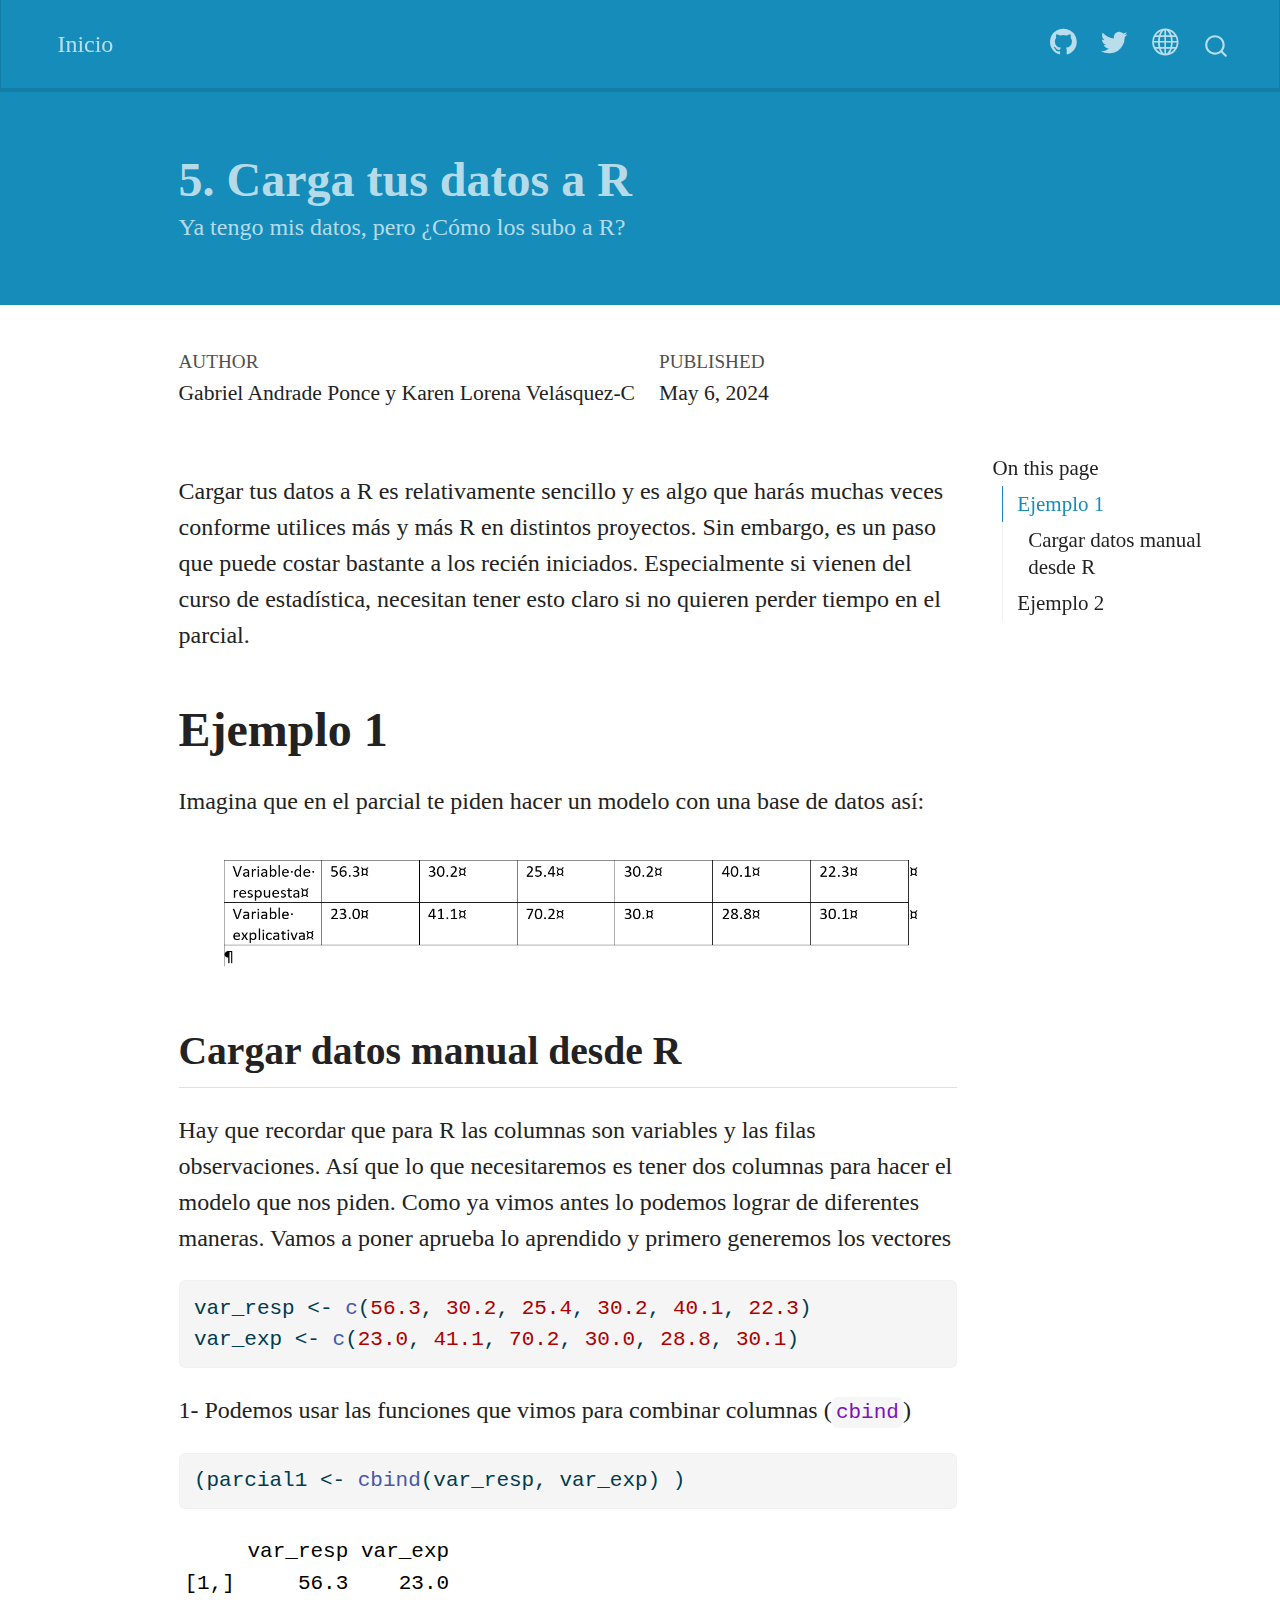
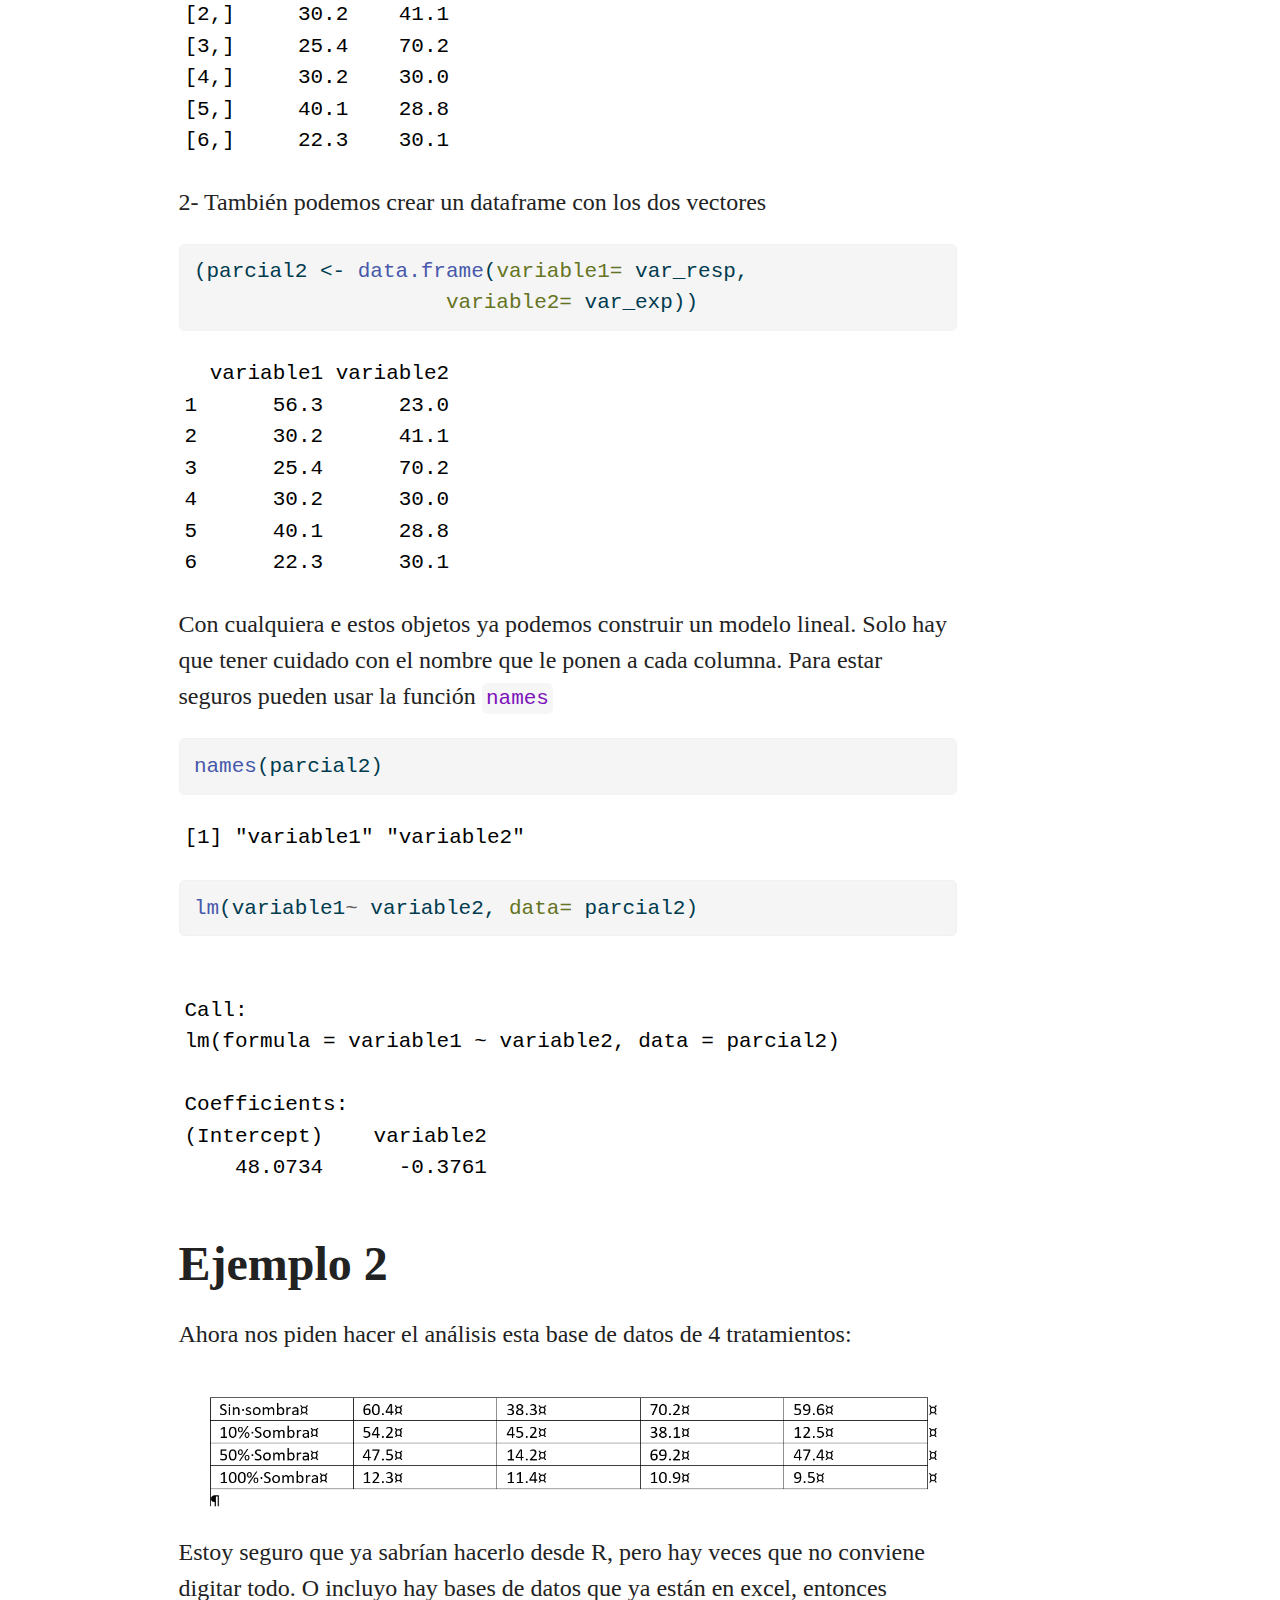
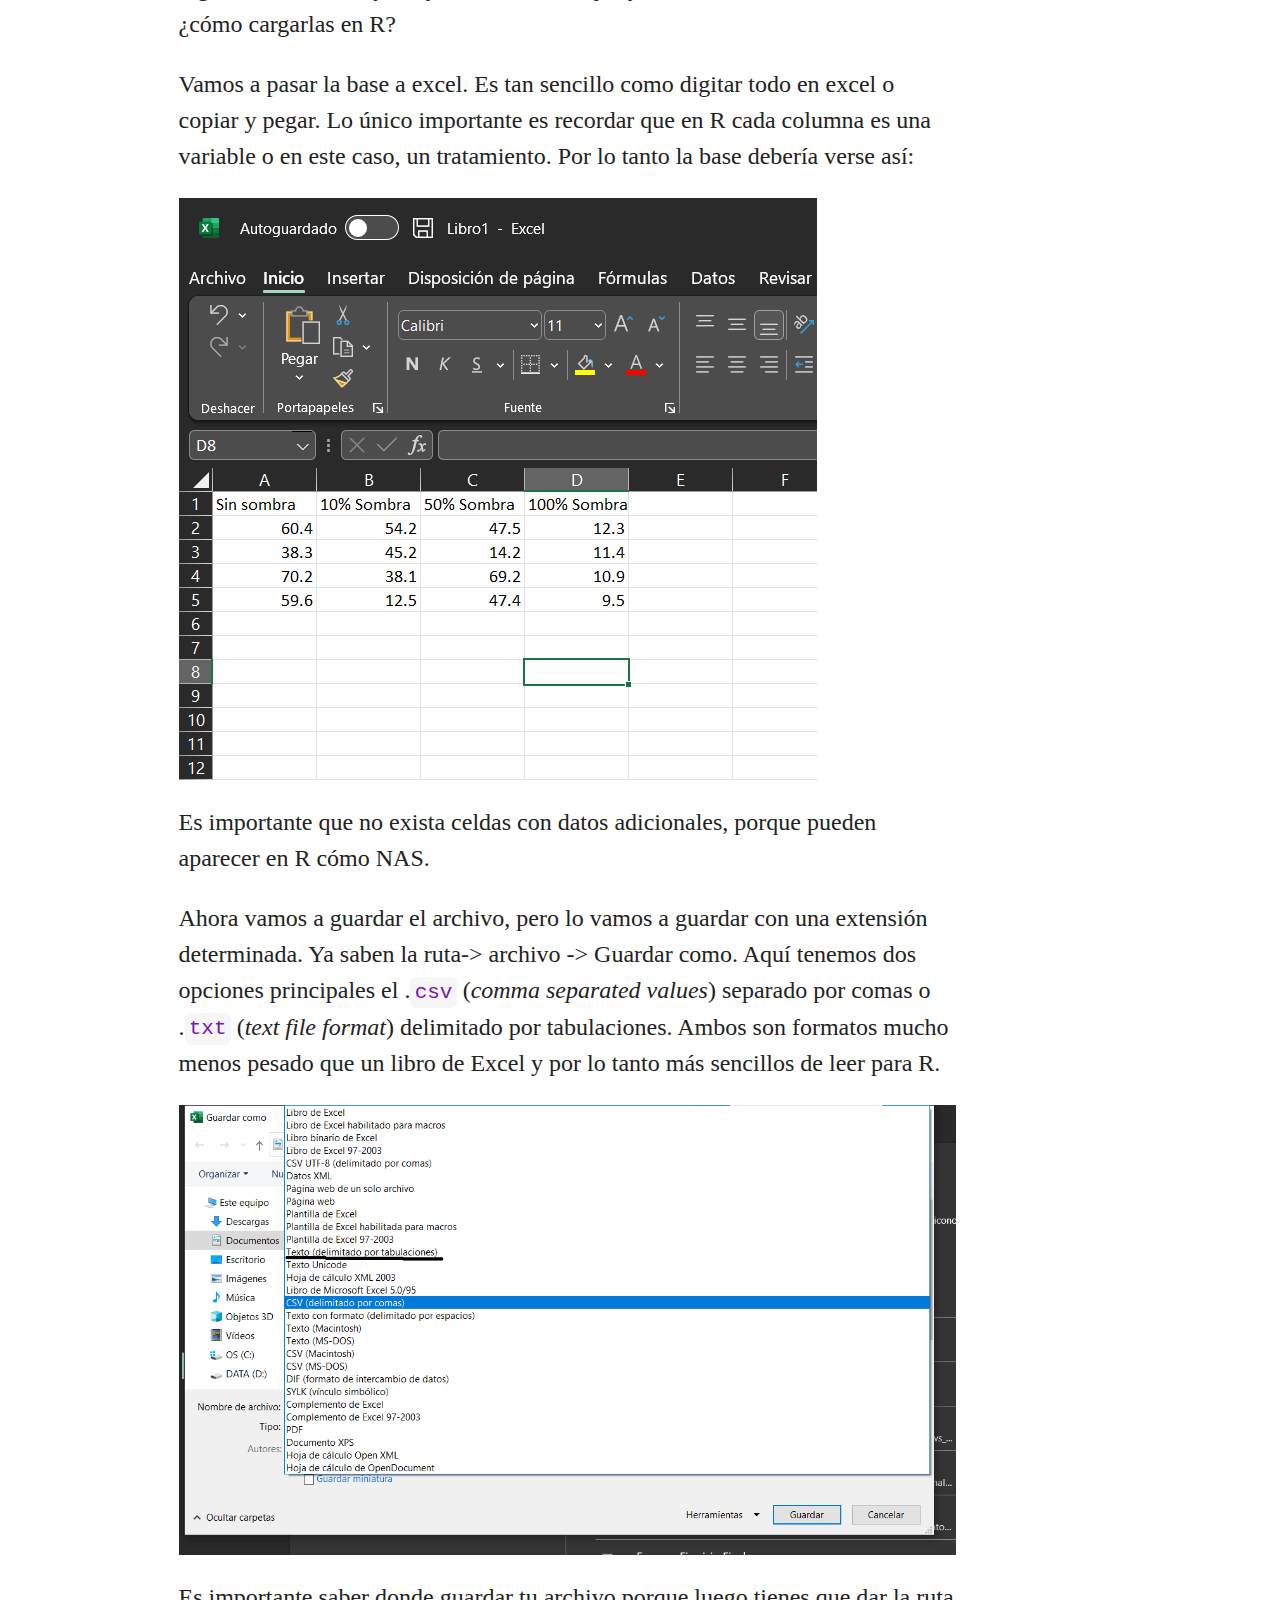
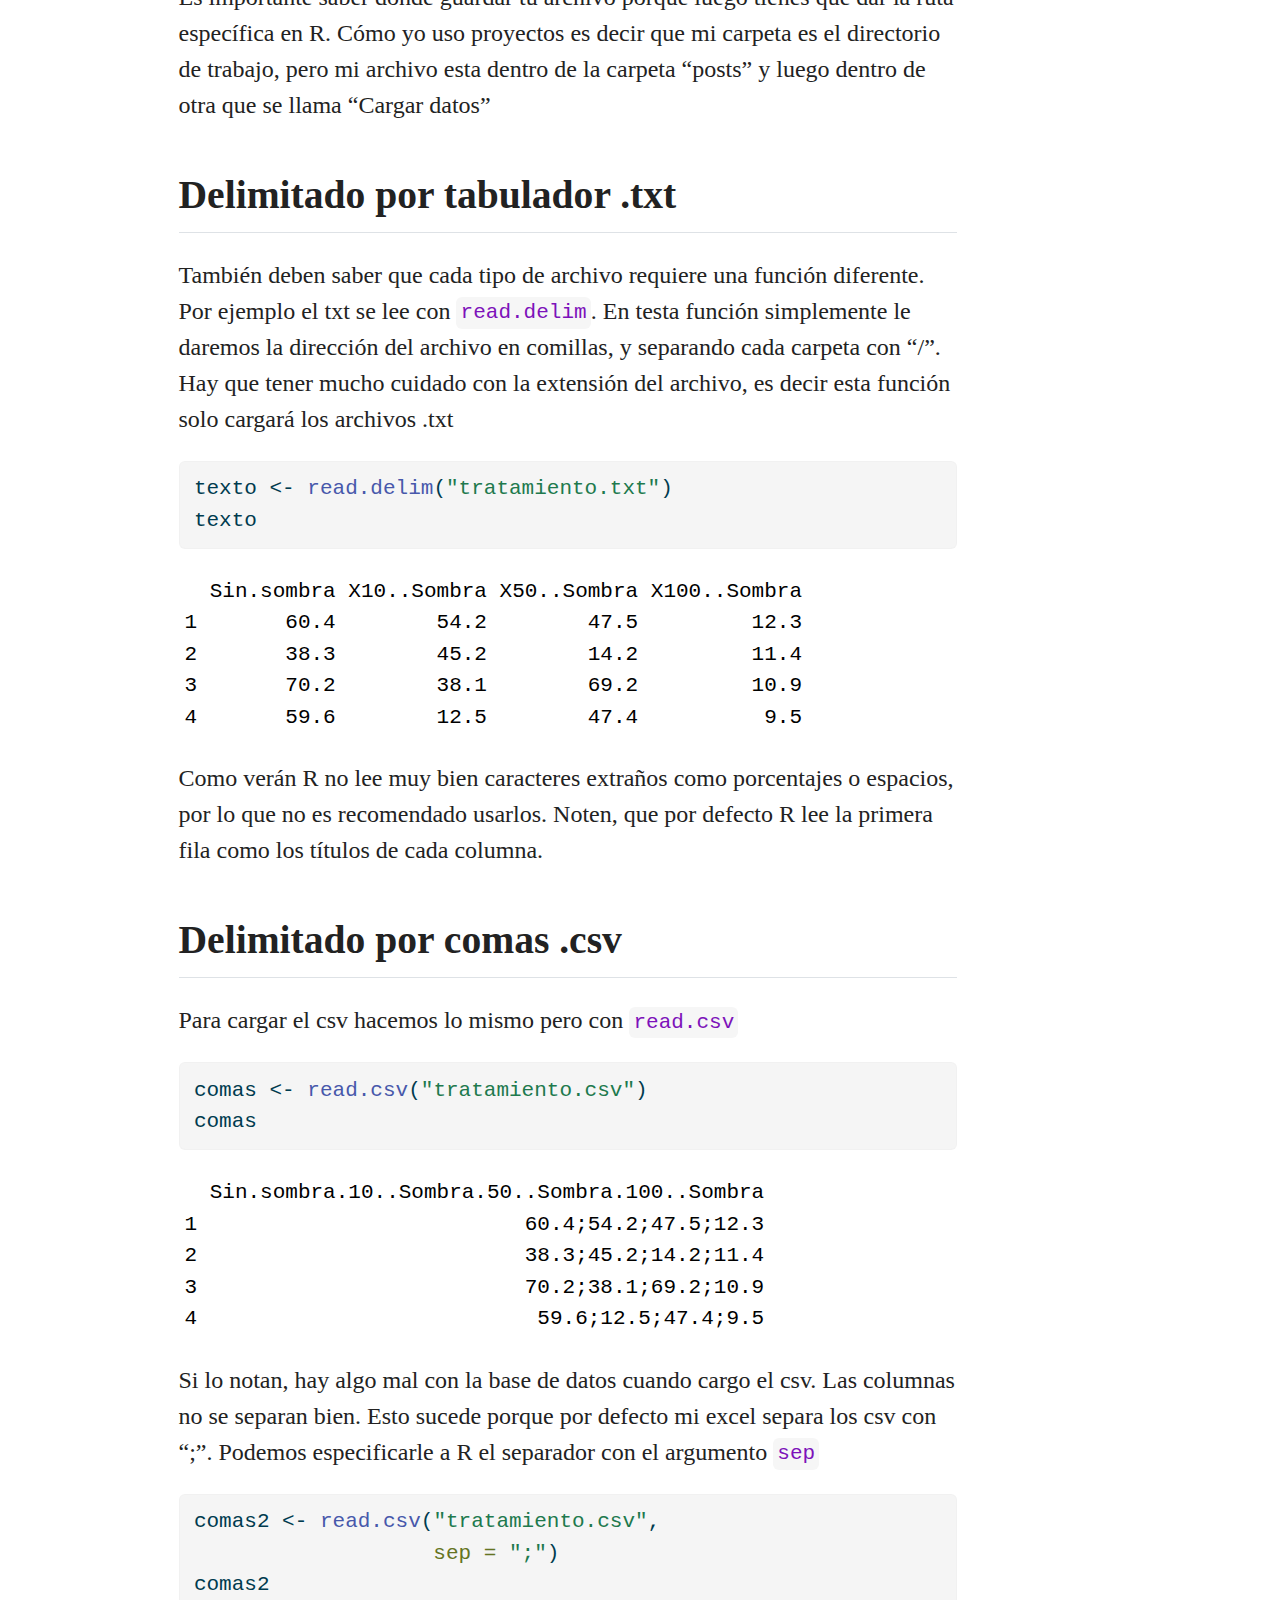
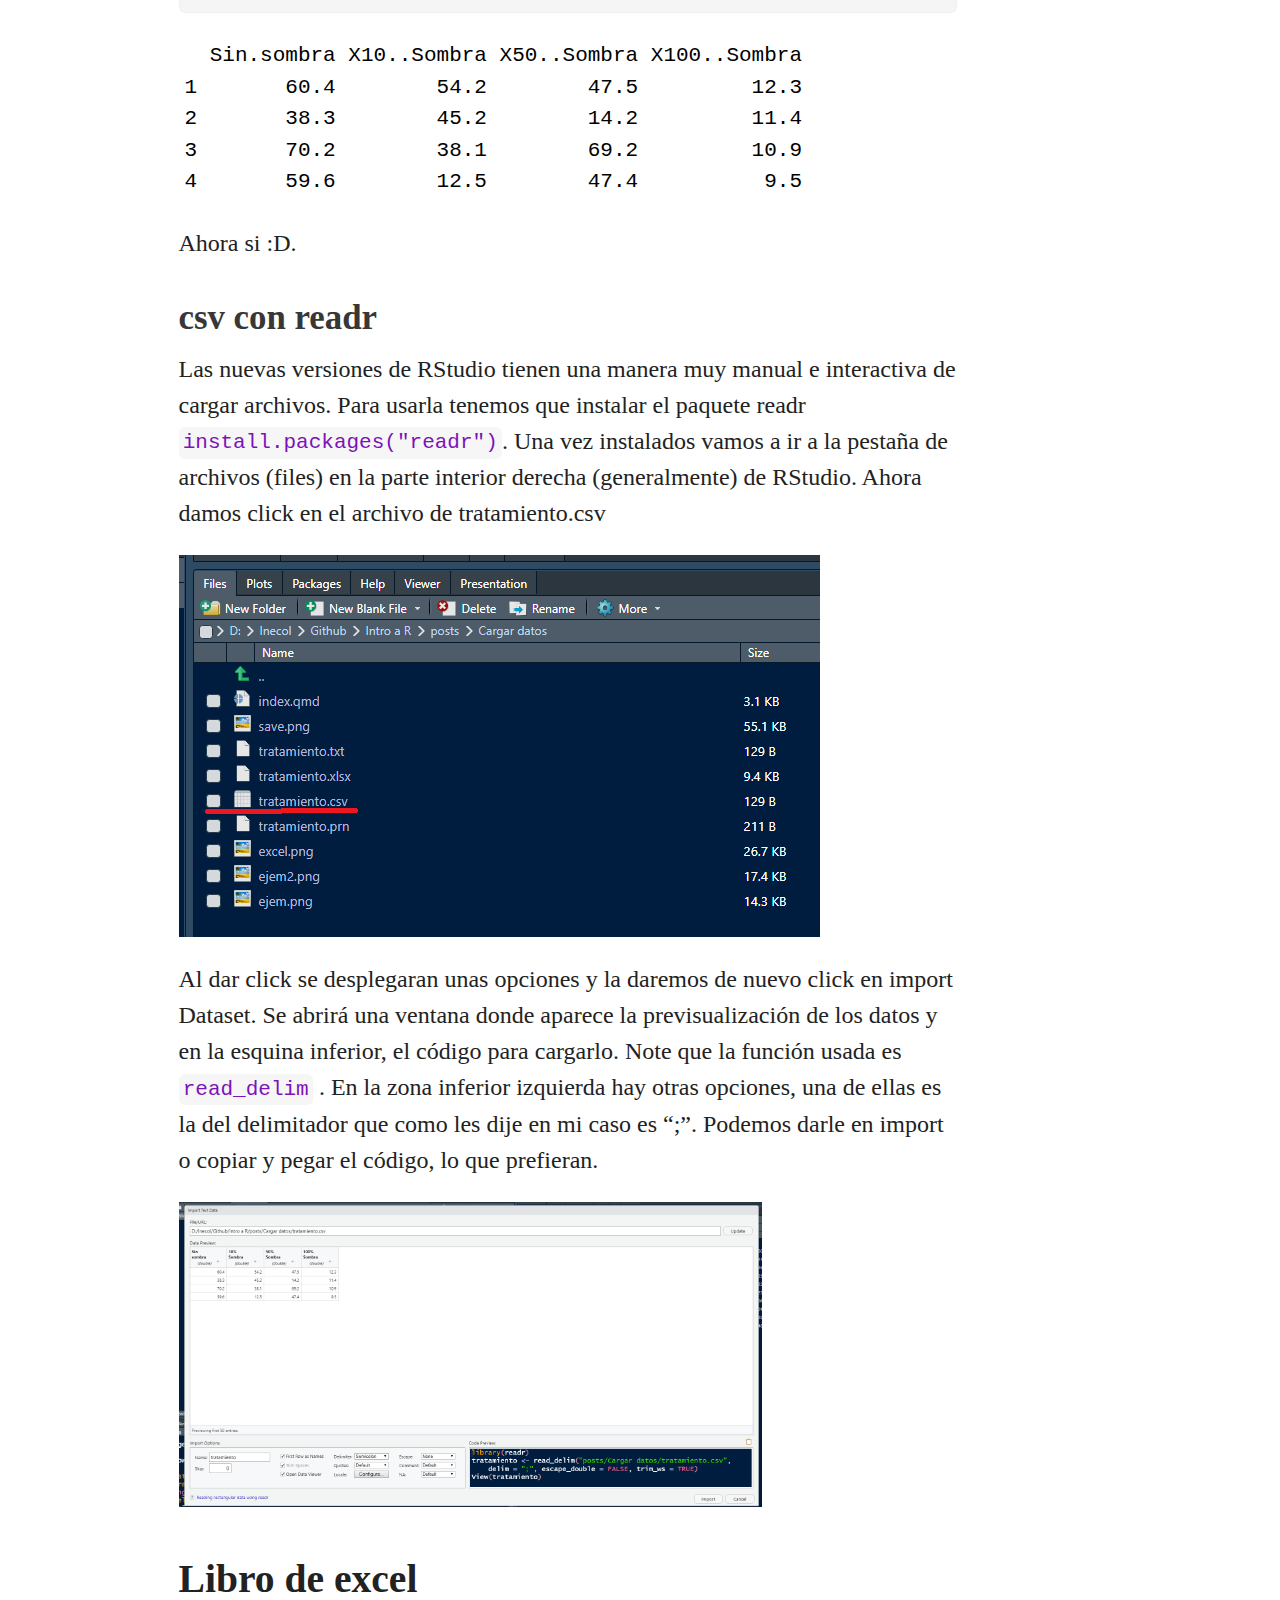
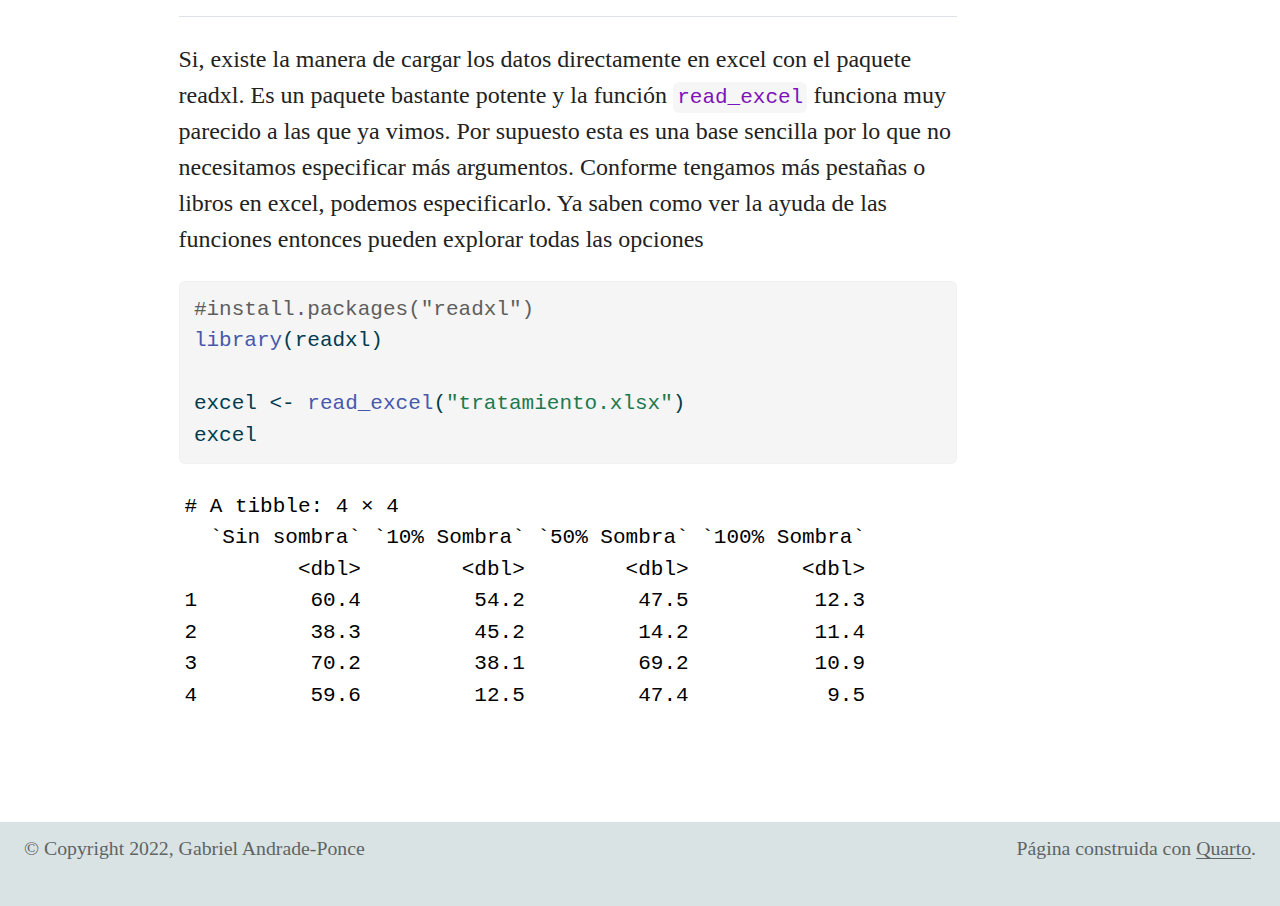
<file: docs/posts/Cargar datos/index.html>
<!DOCTYPE html>
<html xmlns="http://www.w3.org/1999/xhtml" lang="en" xml:lang="en"><head>

<meta charset="utf-8">
<meta name="generator" content="quarto-1.4.553">

<meta name="viewport" content="width=device-width, initial-scale=1.0, user-scalable=yes">

<meta name="author" content="Gabriel Andrade Ponce y Karen Lorena Velásquez-C">
<meta name="dcterms.date" content="2024-05-06">
<meta name="description" content="Ya tengo mis datos, pero ¿Cómo los subo a R?">

<title>5. Carga tus datos a R</title>
<style>
code{white-space: pre-wrap;}
span.smallcaps{font-variant: small-caps;}
div.columns{display: flex; gap: min(4vw, 1.5em);}
div.column{flex: auto; overflow-x: auto;}
div.hanging-indent{margin-left: 1.5em; text-indent: -1.5em;}
ul.task-list{list-style: none;}
ul.task-list li input[type="checkbox"] {
  width: 0.8em;
  margin: 0 0.8em 0.2em -1em; /* quarto-specific, see https://github.com/quarto-dev/quarto-cli/issues/4556 */ 
  vertical-align: middle;
}
/* CSS for syntax highlighting */
pre > code.sourceCode { white-space: pre; position: relative; }
pre > code.sourceCode > span { line-height: 1.25; }
pre > code.sourceCode > span:empty { height: 1.2em; }
.sourceCode { overflow: visible; }
code.sourceCode > span { color: inherit; text-decoration: inherit; }
div.sourceCode { margin: 1em 0; }
pre.sourceCode { margin: 0; }
@media screen {
div.sourceCode { overflow: auto; }
}
@media print {
pre > code.sourceCode { white-space: pre-wrap; }
pre > code.sourceCode > span { text-indent: -5em; padding-left: 5em; }
}
pre.numberSource code
  { counter-reset: source-line 0; }
pre.numberSource code > span
  { position: relative; left: -4em; counter-increment: source-line; }
pre.numberSource code > span > a:first-child::before
  { content: counter(source-line);
    position: relative; left: -1em; text-align: right; vertical-align: baseline;
    border: none; display: inline-block;
    -webkit-touch-callout: none; -webkit-user-select: none;
    -khtml-user-select: none; -moz-user-select: none;
    -ms-user-select: none; user-select: none;
    padding: 0 4px; width: 4em;
  }
pre.numberSource { margin-left: 3em;  padding-left: 4px; }
div.sourceCode
  {   }
@media screen {
pre > code.sourceCode > span > a:first-child::before { text-decoration: underline; }
}
</style>


<script src="../../site_libs/quarto-nav/quarto-nav.js"></script>
<script src="../../site_libs/quarto-nav/headroom.min.js"></script>
<script src="../../site_libs/clipboard/clipboard.min.js"></script>
<script src="../../site_libs/quarto-search/autocomplete.umd.js"></script>
<script src="../../site_libs/quarto-search/fuse.min.js"></script>
<script src="../../site_libs/quarto-search/quarto-search.js"></script>
<meta name="quarto:offset" content="../../">
<script src="../../site_libs/quarto-html/quarto.js"></script>
<script src="../../site_libs/quarto-html/popper.min.js"></script>
<script src="../../site_libs/quarto-html/tippy.umd.min.js"></script>
<script src="../../site_libs/quarto-html/anchor.min.js"></script>
<link href="../../site_libs/quarto-html/tippy.css" rel="stylesheet">
<link href="../../site_libs/quarto-html/quarto-syntax-highlighting.css" rel="stylesheet" id="quarto-text-highlighting-styles">
<script src="../../site_libs/bootstrap/bootstrap.min.js"></script>
<link href="../../site_libs/bootstrap/bootstrap-icons.css" rel="stylesheet">
<link href="../../site_libs/bootstrap/bootstrap.min.css" rel="stylesheet" id="quarto-bootstrap" data-mode="light">
<script id="quarto-search-options" type="application/json">{
  "location": "navbar",
  "copy-button": false,
  "collapse-after": 3,
  "panel-placement": "end",
  "type": "overlay",
  "limit": 50,
  "keyboard-shortcut": [
    "f",
    "/",
    "s"
  ],
  "show-item-context": false,
  "language": {
    "search-no-results-text": "No results",
    "search-matching-documents-text": "matching documents",
    "search-copy-link-title": "Copy link to search",
    "search-hide-matches-text": "Hide additional matches",
    "search-more-match-text": "more match in this document",
    "search-more-matches-text": "more matches in this document",
    "search-clear-button-title": "Clear",
    "search-text-placeholder": "",
    "search-detached-cancel-button-title": "Cancel",
    "search-submit-button-title": "Submit",
    "search-label": "Search"
  }
}</script>


<link rel="stylesheet" href="../../styles.css">
</head>

<body class="nav-fixed">

<div id="quarto-search-results"></div>
  <header id="quarto-header" class="headroom fixed-top quarto-banner">
    <nav class="navbar navbar-expand-lg " data-bs-theme="dark">
      <div class="navbar-container container-fluid">
            <div id="quarto-search" class="" title="Search"></div>
          <button class="navbar-toggler" type="button" data-bs-toggle="collapse" data-bs-target="#navbarCollapse" aria-controls="navbarCollapse" aria-expanded="false" aria-label="Toggle navigation" onclick="if (window.quartoToggleHeadroom) { window.quartoToggleHeadroom(); }">
  <span class="navbar-toggler-icon"></span>
</button>
          <div class="collapse navbar-collapse" id="navbarCollapse">
            <ul class="navbar-nav navbar-nav-scroll me-auto">
  <li class="nav-item">
    <a class="nav-link" href="../../index.html"> 
<span class="menu-text">Inicio</span></a>
  </li>  
</ul>
            <ul class="navbar-nav navbar-nav-scroll ms-auto">
  <li class="nav-item compact">
    <a class="nav-link" href="https://github.com/gpandradep"> <i class="bi bi-github" role="img">
</i> 
<span class="menu-text"></span></a>
  </li>  
  <li class="nav-item compact">
    <a class="nav-link" href="https://twitter.com/Gatorco_AP"> <i class="bi bi-twitter" role="img">
</i> 
<span class="menu-text"></span></a>
  </li>  
  <li class="nav-item compact">
    <a class="nav-link" href="https://gpandradep.github.io/gpandradep/"> <i class="bi bi-globe" role="img">
</i> 
<span class="menu-text"></span></a>
  </li>  
</ul>
          </div> <!-- /navcollapse -->
          <div class="quarto-navbar-tools">
</div>
      </div> <!-- /container-fluid -->
    </nav>
</header>
<!-- content -->
<header id="title-block-header" class="quarto-title-block default page-columns page-full">
  <div class="quarto-title-banner page-columns page-full">
    <div class="quarto-title column-body">
      <h1 class="title">5. Carga tus datos a R</h1>
                  <div>
        <div class="description">
          Ya tengo mis datos, pero ¿Cómo los subo a R?
        </div>
      </div>
                </div>
  </div>
    
  
  <div class="quarto-title-meta">

      <div>
      <div class="quarto-title-meta-heading">Author</div>
      <div class="quarto-title-meta-contents">
               <p>Gabriel Andrade Ponce y Karen Lorena Velásquez-C </p>
            </div>
    </div>
      
      <div>
      <div class="quarto-title-meta-heading">Published</div>
      <div class="quarto-title-meta-contents">
        <p class="date">May 6, 2024</p>
      </div>
    </div>
    
      
    </div>
    
  
  </header><div id="quarto-content" class="quarto-container page-columns page-rows-contents page-layout-article page-navbar">
<!-- sidebar -->
<!-- margin-sidebar -->
    <div id="quarto-margin-sidebar" class="sidebar margin-sidebar">
        <nav id="TOC" role="doc-toc" class="toc-active">
    <h2 id="toc-title">On this page</h2>
   
  <ul>
  <li><a href="#ejemplo-1" id="toc-ejemplo-1" class="nav-link active" data-scroll-target="#ejemplo-1">Ejemplo 1</a>
  <ul class="collapse">
  <li><a href="#cargar-datos-manual-desde-r" id="toc-cargar-datos-manual-desde-r" class="nav-link" data-scroll-target="#cargar-datos-manual-desde-r">Cargar datos manual desde R</a></li>
  </ul></li>
  <li><a href="#ejemplo-2" id="toc-ejemplo-2" class="nav-link" data-scroll-target="#ejemplo-2">Ejemplo 2</a>
  <ul class="collapse">
  <li><a href="#delimitado-por-tabulador-.txt" id="toc-delimitado-por-tabulador-.txt" class="nav-link" data-scroll-target="#delimitado-por-tabulador-.txt">Delimitado por tabulador .txt</a></li>
  <li><a href="#delimitado-por-comas-.csv" id="toc-delimitado-por-comas-.csv" class="nav-link" data-scroll-target="#delimitado-por-comas-.csv">Delimitado por comas .csv</a>
  <ul class="collapse">
  <li><a href="#csv-con-readr" id="toc-csv-con-readr" class="nav-link" data-scroll-target="#csv-con-readr">csv con readr</a></li>
  </ul></li>
  <li><a href="#libro-de-excel" id="toc-libro-de-excel" class="nav-link" data-scroll-target="#libro-de-excel">Libro de excel</a></li>
  </ul></li>
  </ul>
</nav>
    </div>
<!-- main -->
<main class="content quarto-banner-title-block" id="quarto-document-content">





<p>Cargar tus datos a R es relativamente sencillo y es algo que harás muchas veces conforme utilices más y más R en distintos proyectos. Sin embargo, es un paso que puede costar bastante a los recién iniciados. Especialmente si vienen del curso de estadística, necesitan tener esto claro si no quieren perder tiempo en el parcial.</p>
<section id="ejemplo-1" class="level1">
<h1>Ejemplo 1</h1>
<p>Imagina que en el parcial te piden hacer un modelo con una base de datos así:</p>
<p><img src="ejem.png" class="img-fluid"></p>
<section id="cargar-datos-manual-desde-r" class="level2">
<h2 class="anchored" data-anchor-id="cargar-datos-manual-desde-r">Cargar datos manual desde R</h2>
<p>Hay que recordar que para R las columnas son variables y las filas observaciones. Así que lo que necesitaremos es tener dos columnas para hacer el modelo que nos piden. Como ya vimos antes lo podemos lograr de diferentes maneras. Vamos a poner aprueba lo aprendido y primero generemos los vectores</p>
<div class="cell">
<div class="sourceCode cell-code" id="cb1"><pre class="sourceCode r code-with-copy"><code class="sourceCode r"><span id="cb1-1"><a href="#cb1-1" aria-hidden="true" tabindex="-1"></a>var_resp <span class="ot">&lt;-</span> <span class="fu">c</span>(<span class="fl">56.3</span>, <span class="fl">30.2</span>, <span class="fl">25.4</span>, <span class="fl">30.2</span>, <span class="fl">40.1</span>, <span class="fl">22.3</span>)</span>
<span id="cb1-2"><a href="#cb1-2" aria-hidden="true" tabindex="-1"></a>var_exp <span class="ot">&lt;-</span> <span class="fu">c</span>(<span class="fl">23.0</span>, <span class="fl">41.1</span>, <span class="fl">70.2</span>, <span class="fl">30.0</span>, <span class="fl">28.8</span>, <span class="fl">30.1</span>)</span></code><button title="Copy to Clipboard" class="code-copy-button"><i class="bi"></i></button></pre></div>
</div>
<p>1- Podemos usar las funciones que vimos para combinar columnas (<code>cbind</code>)</p>
<div class="cell">
<div class="sourceCode cell-code" id="cb2"><pre class="sourceCode r code-with-copy"><code class="sourceCode r"><span id="cb2-1"><a href="#cb2-1" aria-hidden="true" tabindex="-1"></a>(parcial1 <span class="ot">&lt;-</span> <span class="fu">cbind</span>(var_resp, var_exp) )</span></code><button title="Copy to Clipboard" class="code-copy-button"><i class="bi"></i></button></pre></div>
<div class="cell-output cell-output-stdout">
<pre><code>     var_resp var_exp
[1,]     56.3    23.0
[2,]     30.2    41.1
[3,]     25.4    70.2
[4,]     30.2    30.0
[5,]     40.1    28.8
[6,]     22.3    30.1</code></pre>
</div>
</div>
<p>2- También podemos crear un dataframe con los dos vectores</p>
<div class="cell">
<div class="sourceCode cell-code" id="cb4"><pre class="sourceCode r code-with-copy"><code class="sourceCode r"><span id="cb4-1"><a href="#cb4-1" aria-hidden="true" tabindex="-1"></a>(parcial2 <span class="ot">&lt;-</span> <span class="fu">data.frame</span>(<span class="at">variable1=</span> var_resp,</span>
<span id="cb4-2"><a href="#cb4-2" aria-hidden="true" tabindex="-1"></a>                    <span class="at">variable2=</span> var_exp))</span></code><button title="Copy to Clipboard" class="code-copy-button"><i class="bi"></i></button></pre></div>
<div class="cell-output cell-output-stdout">
<pre><code>  variable1 variable2
1      56.3      23.0
2      30.2      41.1
3      25.4      70.2
4      30.2      30.0
5      40.1      28.8
6      22.3      30.1</code></pre>
</div>
</div>
<p>Con cualquiera e estos objetos ya podemos construir un modelo lineal. Solo hay que tener cuidado con el nombre que le ponen a cada columna. Para estar seguros pueden usar la función <code>names</code></p>
<div class="cell">
<div class="sourceCode cell-code" id="cb6"><pre class="sourceCode r code-with-copy"><code class="sourceCode r"><span id="cb6-1"><a href="#cb6-1" aria-hidden="true" tabindex="-1"></a><span class="fu">names</span>(parcial2)</span></code><button title="Copy to Clipboard" class="code-copy-button"><i class="bi"></i></button></pre></div>
<div class="cell-output cell-output-stdout">
<pre><code>[1] "variable1" "variable2"</code></pre>
</div>
<div class="sourceCode cell-code" id="cb8"><pre class="sourceCode r code-with-copy"><code class="sourceCode r"><span id="cb8-1"><a href="#cb8-1" aria-hidden="true" tabindex="-1"></a><span class="fu">lm</span>(variable1<span class="sc">~</span> variable2, <span class="at">data=</span> parcial2)</span></code><button title="Copy to Clipboard" class="code-copy-button"><i class="bi"></i></button></pre></div>
<div class="cell-output cell-output-stdout">
<pre><code>
Call:
lm(formula = variable1 ~ variable2, data = parcial2)

Coefficients:
(Intercept)    variable2  
    48.0734      -0.3761  </code></pre>
</div>
</div>
</section>
</section>
<section id="ejemplo-2" class="level1">
<h1>Ejemplo 2</h1>
<p>Ahora nos piden hacer el análisis esta base de datos de 4 tratamientos:</p>
<p><img src="ejem2.png" class="img-fluid"></p>
<p>Estoy seguro que ya sabrían hacerlo desde R, pero hay veces que no conviene digitar todo. O incluyo hay bases de datos que ya están en excel, entonces ¿cómo cargarlas en R?</p>
<p>Vamos a pasar la base a excel. Es tan sencillo como digitar todo en excel o copiar y pegar. Lo único importante es recordar que en R cada columna es una variable o en este caso, un tratamiento. Por lo tanto la base debería verse así:</p>
<p><img src="excel.png" class="img-fluid"></p>
<p>Es importante que no exista celdas con datos adicionales, porque pueden aparecer en R cómo NAS.</p>
<p>Ahora vamos a guardar el archivo, pero lo vamos a guardar con una extensión determinada. Ya saben la ruta-&gt; archivo -&gt; Guardar como. Aquí tenemos dos opciones principales el .<code>csv</code> (<em>comma separated values</em>) separado por comas o .<code>txt</code> (<em>text file format</em>) delimitado por tabulaciones. Ambos son formatos mucho menos pesado que un libro de Excel y por lo tanto más sencillos de leer para R.</p>
<p><img src="save.png" class="img-fluid"></p>
<p>Es importante saber donde guardar tu archivo porque luego tienes que dar la ruta específica en R. Cómo yo uso proyectos es decir que mi carpeta es el directorio de trabajo, pero mi archivo esta dentro de la carpeta “posts” y luego dentro de otra que se llama “Cargar datos”</p>
<section id="delimitado-por-tabulador-.txt" class="level2">
<h2 class="anchored" data-anchor-id="delimitado-por-tabulador-.txt">Delimitado por tabulador .txt</h2>
<p>También deben saber que cada tipo de archivo requiere una función diferente. Por ejemplo el txt se lee con <code>read.delim</code>. En testa función simplemente le daremos la dirección del archivo en comillas, y separando cada carpeta con “/”. Hay que tener mucho cuidado con la extensión del archivo, es decir esta función solo cargará los archivos .txt</p>
<div class="cell">
<div class="sourceCode cell-code" id="cb10"><pre class="sourceCode r code-with-copy"><code class="sourceCode r"><span id="cb10-1"><a href="#cb10-1" aria-hidden="true" tabindex="-1"></a>texto <span class="ot">&lt;-</span> <span class="fu">read.delim</span>(<span class="st">"tratamiento.txt"</span>)</span>
<span id="cb10-2"><a href="#cb10-2" aria-hidden="true" tabindex="-1"></a>texto</span></code><button title="Copy to Clipboard" class="code-copy-button"><i class="bi"></i></button></pre></div>
<div class="cell-output cell-output-stdout">
<pre><code>  Sin.sombra X10..Sombra X50..Sombra X100..Sombra
1       60.4        54.2        47.5         12.3
2       38.3        45.2        14.2         11.4
3       70.2        38.1        69.2         10.9
4       59.6        12.5        47.4          9.5</code></pre>
</div>
</div>
<p>Como verán R no lee muy bien caracteres extraños como porcentajes o espacios, por lo que no es recomendado usarlos. Noten, que por defecto R lee la primera fila como los títulos de cada columna.</p>
</section>
<section id="delimitado-por-comas-.csv" class="level2">
<h2 class="anchored" data-anchor-id="delimitado-por-comas-.csv">Delimitado por comas .csv</h2>
<p>Para cargar el csv hacemos lo mismo pero con <code>read.csv</code></p>
<div class="cell">
<div class="sourceCode cell-code" id="cb12"><pre class="sourceCode r code-with-copy"><code class="sourceCode r"><span id="cb12-1"><a href="#cb12-1" aria-hidden="true" tabindex="-1"></a>comas <span class="ot">&lt;-</span> <span class="fu">read.csv</span>(<span class="st">"tratamiento.csv"</span>)</span>
<span id="cb12-2"><a href="#cb12-2" aria-hidden="true" tabindex="-1"></a>comas</span></code><button title="Copy to Clipboard" class="code-copy-button"><i class="bi"></i></button></pre></div>
<div class="cell-output cell-output-stdout">
<pre><code>  Sin.sombra.10..Sombra.50..Sombra.100..Sombra
1                          60.4;54.2;47.5;12.3
2                          38.3;45.2;14.2;11.4
3                          70.2;38.1;69.2;10.9
4                           59.6;12.5;47.4;9.5</code></pre>
</div>
</div>
<p>Si lo notan, hay algo mal con la base de datos cuando cargo el csv. Las columnas no se separan bien. Esto sucede porque por defecto mi excel separa los csv con “;”. Podemos especificarle a R el separador con el argumento <code>sep</code></p>
<div class="cell">
<div class="sourceCode cell-code" id="cb14"><pre class="sourceCode r code-with-copy"><code class="sourceCode r"><span id="cb14-1"><a href="#cb14-1" aria-hidden="true" tabindex="-1"></a>comas2 <span class="ot">&lt;-</span> <span class="fu">read.csv</span>(<span class="st">"tratamiento.csv"</span>,</span>
<span id="cb14-2"><a href="#cb14-2" aria-hidden="true" tabindex="-1"></a>                   <span class="at">sep =</span> <span class="st">";"</span>)</span>
<span id="cb14-3"><a href="#cb14-3" aria-hidden="true" tabindex="-1"></a>comas2</span></code><button title="Copy to Clipboard" class="code-copy-button"><i class="bi"></i></button></pre></div>
<div class="cell-output cell-output-stdout">
<pre><code>  Sin.sombra X10..Sombra X50..Sombra X100..Sombra
1       60.4        54.2        47.5         12.3
2       38.3        45.2        14.2         11.4
3       70.2        38.1        69.2         10.9
4       59.6        12.5        47.4          9.5</code></pre>
</div>
</div>
<p>Ahora si :D.</p>
<section id="csv-con-readr" class="level3">
<h3 class="anchored" data-anchor-id="csv-con-readr">csv con readr</h3>
<p>Las nuevas versiones de RStudio tienen una manera muy manual e interactiva de cargar archivos. Para usarla tenemos que instalar el paquete readr <code>install.packages("readr")</code>. Una vez instalados vamos a ir a la pestaña de archivos (files) en la parte interior derecha (generalmente) de RStudio. Ahora damos click en el archivo de tratamiento.csv</p>
<p><img src="archivo.png" class="img-fluid"></p>
<p>Al dar click se desplegaran unas opciones y la daremos de nuevo click en import Dataset. Se abrirá una ventana donde aparece la previsualización de los datos y en la esquina inferior, el código para cargarlo. Note que la función usada es <code>read_delim</code> . En la zona inferior izquierda hay otras opciones, una de ellas es la del delimitador que como les dije en mi caso es “;”. Podemos darle en import o copiar y pegar el código, lo que prefieran.</p>
<p><img src="import.png" class="img-fluid" width="583"></p>
</section>
</section>
<section id="libro-de-excel" class="level2">
<h2 class="anchored" data-anchor-id="libro-de-excel">Libro de excel</h2>
<p>Si, existe la manera de cargar los datos directamente en excel con el paquete readxl. Es un paquete bastante potente y la función <code>read_excel</code> funciona muy parecido a las que ya vimos. Por supuesto esta es una base sencilla por lo que no necesitamos especificar más argumentos. Conforme tengamos más pestañas o libros en excel, podemos especificarlo. Ya saben como ver la ayuda de las funciones entonces pueden explorar todas las opciones</p>
<div class="cell">
<div class="sourceCode cell-code" id="cb16"><pre class="sourceCode r code-with-copy"><code class="sourceCode r"><span id="cb16-1"><a href="#cb16-1" aria-hidden="true" tabindex="-1"></a><span class="co">#install.packages("readxl")</span></span>
<span id="cb16-2"><a href="#cb16-2" aria-hidden="true" tabindex="-1"></a><span class="fu">library</span>(readxl)</span>
<span id="cb16-3"><a href="#cb16-3" aria-hidden="true" tabindex="-1"></a></span>
<span id="cb16-4"><a href="#cb16-4" aria-hidden="true" tabindex="-1"></a>excel <span class="ot">&lt;-</span> <span class="fu">read_excel</span>(<span class="st">"tratamiento.xlsx"</span>)</span>
<span id="cb16-5"><a href="#cb16-5" aria-hidden="true" tabindex="-1"></a>excel</span></code><button title="Copy to Clipboard" class="code-copy-button"><i class="bi"></i></button></pre></div>
<div class="cell-output cell-output-stdout">
<pre><code># A tibble: 4 × 4
  `Sin sombra` `10% Sombra` `50% Sombra` `100% Sombra`
         &lt;dbl&gt;        &lt;dbl&gt;        &lt;dbl&gt;         &lt;dbl&gt;
1         60.4         54.2         47.5          12.3
2         38.3         45.2         14.2          11.4
3         70.2         38.1         69.2          10.9
4         59.6         12.5         47.4           9.5</code></pre>
</div>
</div>


</section>
</section>

</main> <!-- /main -->
<script id="quarto-html-after-body" type="application/javascript">
window.document.addEventListener("DOMContentLoaded", function (event) {
  const toggleBodyColorMode = (bsSheetEl) => {
    const mode = bsSheetEl.getAttribute("data-mode");
    const bodyEl = window.document.querySelector("body");
    if (mode === "dark") {
      bodyEl.classList.add("quarto-dark");
      bodyEl.classList.remove("quarto-light");
    } else {
      bodyEl.classList.add("quarto-light");
      bodyEl.classList.remove("quarto-dark");
    }
  }
  const toggleBodyColorPrimary = () => {
    const bsSheetEl = window.document.querySelector("link#quarto-bootstrap");
    if (bsSheetEl) {
      toggleBodyColorMode(bsSheetEl);
    }
  }
  toggleBodyColorPrimary();  
  const icon = "";
  const anchorJS = new window.AnchorJS();
  anchorJS.options = {
    placement: 'right',
    icon: icon
  };
  anchorJS.add('.anchored');
  const isCodeAnnotation = (el) => {
    for (const clz of el.classList) {
      if (clz.startsWith('code-annotation-')) {                     
        return true;
      }
    }
    return false;
  }
  const clipboard = new window.ClipboardJS('.code-copy-button', {
    text: function(trigger) {
      const codeEl = trigger.previousElementSibling.cloneNode(true);
      for (const childEl of codeEl.children) {
        if (isCodeAnnotation(childEl)) {
          childEl.remove();
        }
      }
      return codeEl.innerText;
    }
  });
  clipboard.on('success', function(e) {
    // button target
    const button = e.trigger;
    // don't keep focus
    button.blur();
    // flash "checked"
    button.classList.add('code-copy-button-checked');
    var currentTitle = button.getAttribute("title");
    button.setAttribute("title", "Copied!");
    let tooltip;
    if (window.bootstrap) {
      button.setAttribute("data-bs-toggle", "tooltip");
      button.setAttribute("data-bs-placement", "left");
      button.setAttribute("data-bs-title", "Copied!");
      tooltip = new bootstrap.Tooltip(button, 
        { trigger: "manual", 
          customClass: "code-copy-button-tooltip",
          offset: [0, -8]});
      tooltip.show();    
    }
    setTimeout(function() {
      if (tooltip) {
        tooltip.hide();
        button.removeAttribute("data-bs-title");
        button.removeAttribute("data-bs-toggle");
        button.removeAttribute("data-bs-placement");
      }
      button.setAttribute("title", currentTitle);
      button.classList.remove('code-copy-button-checked');
    }, 1000);
    // clear code selection
    e.clearSelection();
  });
    var localhostRegex = new RegExp(/^(?:http|https):\/\/localhost\:?[0-9]*\//);
    var mailtoRegex = new RegExp(/^mailto:/);
      var filterRegex = new RegExp('/' + window.location.host + '/');
    var isInternal = (href) => {
        return filterRegex.test(href) || localhostRegex.test(href) || mailtoRegex.test(href);
    }
    // Inspect non-navigation links and adorn them if external
 	var links = window.document.querySelectorAll('a[href]:not(.nav-link):not(.navbar-brand):not(.toc-action):not(.sidebar-link):not(.sidebar-item-toggle):not(.pagination-link):not(.no-external):not([aria-hidden]):not(.dropdown-item):not(.quarto-navigation-tool)');
    for (var i=0; i<links.length; i++) {
      const link = links[i];
      if (!isInternal(link.href)) {
        // undo the damage that might have been done by quarto-nav.js in the case of
        // links that we want to consider external
        if (link.dataset.originalHref !== undefined) {
          link.href = link.dataset.originalHref;
        }
      }
    }
  function tippyHover(el, contentFn, onTriggerFn, onUntriggerFn) {
    const config = {
      allowHTML: true,
      maxWidth: 500,
      delay: 100,
      arrow: false,
      appendTo: function(el) {
          return el.parentElement;
      },
      interactive: true,
      interactiveBorder: 10,
      theme: 'quarto',
      placement: 'bottom-start',
    };
    if (contentFn) {
      config.content = contentFn;
    }
    if (onTriggerFn) {
      config.onTrigger = onTriggerFn;
    }
    if (onUntriggerFn) {
      config.onUntrigger = onUntriggerFn;
    }
    window.tippy(el, config); 
  }
  const noterefs = window.document.querySelectorAll('a[role="doc-noteref"]');
  for (var i=0; i<noterefs.length; i++) {
    const ref = noterefs[i];
    tippyHover(ref, function() {
      // use id or data attribute instead here
      let href = ref.getAttribute('data-footnote-href') || ref.getAttribute('href');
      try { href = new URL(href).hash; } catch {}
      const id = href.replace(/^#\/?/, "");
      const note = window.document.getElementById(id);
      if (note) {
        return note.innerHTML;
      } else {
        return "";
      }
    });
  }
  const xrefs = window.document.querySelectorAll('a.quarto-xref');
  const processXRef = (id, note) => {
    // Strip column container classes
    const stripColumnClz = (el) => {
      el.classList.remove("page-full", "page-columns");
      if (el.children) {
        for (const child of el.children) {
          stripColumnClz(child);
        }
      }
    }
    stripColumnClz(note)
    if (id === null || id.startsWith('sec-')) {
      // Special case sections, only their first couple elements
      const container = document.createElement("div");
      if (note.children && note.children.length > 2) {
        container.appendChild(note.children[0].cloneNode(true));
        for (let i = 1; i < note.children.length; i++) {
          const child = note.children[i];
          if (child.tagName === "P" && child.innerText === "") {
            continue;
          } else {
            container.appendChild(child.cloneNode(true));
            break;
          }
        }
        if (window.Quarto?.typesetMath) {
          window.Quarto.typesetMath(container);
        }
        return container.innerHTML
      } else {
        if (window.Quarto?.typesetMath) {
          window.Quarto.typesetMath(note);
        }
        return note.innerHTML;
      }
    } else {
      // Remove any anchor links if they are present
      const anchorLink = note.querySelector('a.anchorjs-link');
      if (anchorLink) {
        anchorLink.remove();
      }
      if (window.Quarto?.typesetMath) {
        window.Quarto.typesetMath(note);
      }
      // TODO in 1.5, we should make sure this works without a callout special case
      if (note.classList.contains("callout")) {
        return note.outerHTML;
      } else {
        return note.innerHTML;
      }
    }
  }
  for (var i=0; i<xrefs.length; i++) {
    const xref = xrefs[i];
    tippyHover(xref, undefined, function(instance) {
      instance.disable();
      let url = xref.getAttribute('href');
      let hash = undefined; 
      if (url.startsWith('#')) {
        hash = url;
      } else {
        try { hash = new URL(url).hash; } catch {}
      }
      if (hash) {
        const id = hash.replace(/^#\/?/, "");
        const note = window.document.getElementById(id);
        if (note !== null) {
          try {
            const html = processXRef(id, note.cloneNode(true));
            instance.setContent(html);
          } finally {
            instance.enable();
            instance.show();
          }
        } else {
          // See if we can fetch this
          fetch(url.split('#')[0])
          .then(res => res.text())
          .then(html => {
            const parser = new DOMParser();
            const htmlDoc = parser.parseFromString(html, "text/html");
            const note = htmlDoc.getElementById(id);
            if (note !== null) {
              const html = processXRef(id, note);
              instance.setContent(html);
            } 
          }).finally(() => {
            instance.enable();
            instance.show();
          });
        }
      } else {
        // See if we can fetch a full url (with no hash to target)
        // This is a special case and we should probably do some content thinning / targeting
        fetch(url)
        .then(res => res.text())
        .then(html => {
          const parser = new DOMParser();
          const htmlDoc = parser.parseFromString(html, "text/html");
          const note = htmlDoc.querySelector('main.content');
          if (note !== null) {
            // This should only happen for chapter cross references
            // (since there is no id in the URL)
            // remove the first header
            if (note.children.length > 0 && note.children[0].tagName === "HEADER") {
              note.children[0].remove();
            }
            const html = processXRef(null, note);
            instance.setContent(html);
          } 
        }).finally(() => {
          instance.enable();
          instance.show();
        });
      }
    }, function(instance) {
    });
  }
      let selectedAnnoteEl;
      const selectorForAnnotation = ( cell, annotation) => {
        let cellAttr = 'data-code-cell="' + cell + '"';
        let lineAttr = 'data-code-annotation="' +  annotation + '"';
        const selector = 'span[' + cellAttr + '][' + lineAttr + ']';
        return selector;
      }
      const selectCodeLines = (annoteEl) => {
        const doc = window.document;
        const targetCell = annoteEl.getAttribute("data-target-cell");
        const targetAnnotation = annoteEl.getAttribute("data-target-annotation");
        const annoteSpan = window.document.querySelector(selectorForAnnotation(targetCell, targetAnnotation));
        const lines = annoteSpan.getAttribute("data-code-lines").split(",");
        const lineIds = lines.map((line) => {
          return targetCell + "-" + line;
        })
        let top = null;
        let height = null;
        let parent = null;
        if (lineIds.length > 0) {
            //compute the position of the single el (top and bottom and make a div)
            const el = window.document.getElementById(lineIds[0]);
            top = el.offsetTop;
            height = el.offsetHeight;
            parent = el.parentElement.parentElement;
          if (lineIds.length > 1) {
            const lastEl = window.document.getElementById(lineIds[lineIds.length - 1]);
            const bottom = lastEl.offsetTop + lastEl.offsetHeight;
            height = bottom - top;
          }
          if (top !== null && height !== null && parent !== null) {
            // cook up a div (if necessary) and position it 
            let div = window.document.getElementById("code-annotation-line-highlight");
            if (div === null) {
              div = window.document.createElement("div");
              div.setAttribute("id", "code-annotation-line-highlight");
              div.style.position = 'absolute';
              parent.appendChild(div);
            }
            div.style.top = top - 2 + "px";
            div.style.height = height + 4 + "px";
            div.style.left = 0;
            let gutterDiv = window.document.getElementById("code-annotation-line-highlight-gutter");
            if (gutterDiv === null) {
              gutterDiv = window.document.createElement("div");
              gutterDiv.setAttribute("id", "code-annotation-line-highlight-gutter");
              gutterDiv.style.position = 'absolute';
              const codeCell = window.document.getElementById(targetCell);
              const gutter = codeCell.querySelector('.code-annotation-gutter');
              gutter.appendChild(gutterDiv);
            }
            gutterDiv.style.top = top - 2 + "px";
            gutterDiv.style.height = height + 4 + "px";
          }
          selectedAnnoteEl = annoteEl;
        }
      };
      const unselectCodeLines = () => {
        const elementsIds = ["code-annotation-line-highlight", "code-annotation-line-highlight-gutter"];
        elementsIds.forEach((elId) => {
          const div = window.document.getElementById(elId);
          if (div) {
            div.remove();
          }
        });
        selectedAnnoteEl = undefined;
      };
        // Handle positioning of the toggle
    window.addEventListener(
      "resize",
      throttle(() => {
        elRect = undefined;
        if (selectedAnnoteEl) {
          selectCodeLines(selectedAnnoteEl);
        }
      }, 10)
    );
    function throttle(fn, ms) {
    let throttle = false;
    let timer;
      return (...args) => {
        if(!throttle) { // first call gets through
            fn.apply(this, args);
            throttle = true;
        } else { // all the others get throttled
            if(timer) clearTimeout(timer); // cancel #2
            timer = setTimeout(() => {
              fn.apply(this, args);
              timer = throttle = false;
            }, ms);
        }
      };
    }
      // Attach click handler to the DT
      const annoteDls = window.document.querySelectorAll('dt[data-target-cell]');
      for (const annoteDlNode of annoteDls) {
        annoteDlNode.addEventListener('click', (event) => {
          const clickedEl = event.target;
          if (clickedEl !== selectedAnnoteEl) {
            unselectCodeLines();
            const activeEl = window.document.querySelector('dt[data-target-cell].code-annotation-active');
            if (activeEl) {
              activeEl.classList.remove('code-annotation-active');
            }
            selectCodeLines(clickedEl);
            clickedEl.classList.add('code-annotation-active');
          } else {
            // Unselect the line
            unselectCodeLines();
            clickedEl.classList.remove('code-annotation-active');
          }
        });
      }
  const findCites = (el) => {
    const parentEl = el.parentElement;
    if (parentEl) {
      const cites = parentEl.dataset.cites;
      if (cites) {
        return {
          el,
          cites: cites.split(' ')
        };
      } else {
        return findCites(el.parentElement)
      }
    } else {
      return undefined;
    }
  };
  var bibliorefs = window.document.querySelectorAll('a[role="doc-biblioref"]');
  for (var i=0; i<bibliorefs.length; i++) {
    const ref = bibliorefs[i];
    const citeInfo = findCites(ref);
    if (citeInfo) {
      tippyHover(citeInfo.el, function() {
        var popup = window.document.createElement('div');
        citeInfo.cites.forEach(function(cite) {
          var citeDiv = window.document.createElement('div');
          citeDiv.classList.add('hanging-indent');
          citeDiv.classList.add('csl-entry');
          var biblioDiv = window.document.getElementById('ref-' + cite);
          if (biblioDiv) {
            citeDiv.innerHTML = biblioDiv.innerHTML;
          }
          popup.appendChild(citeDiv);
        });
        return popup.innerHTML;
      });
    }
  }
});
</script>
</div> <!-- /content -->
<footer class="footer">
  <div class="nav-footer">
    <div class="nav-footer-left">
<p>© Copyright 2022, Gabriel Andrade-Ponce</p>
</div>   
    <div class="nav-footer-center">
      &nbsp;
    </div>
    <div class="nav-footer-right">
<p>Página construida con <a href="https://quarto.org/">Quarto</a>.</p>
</div>
  </div>
</footer>




</body></html>
</file>
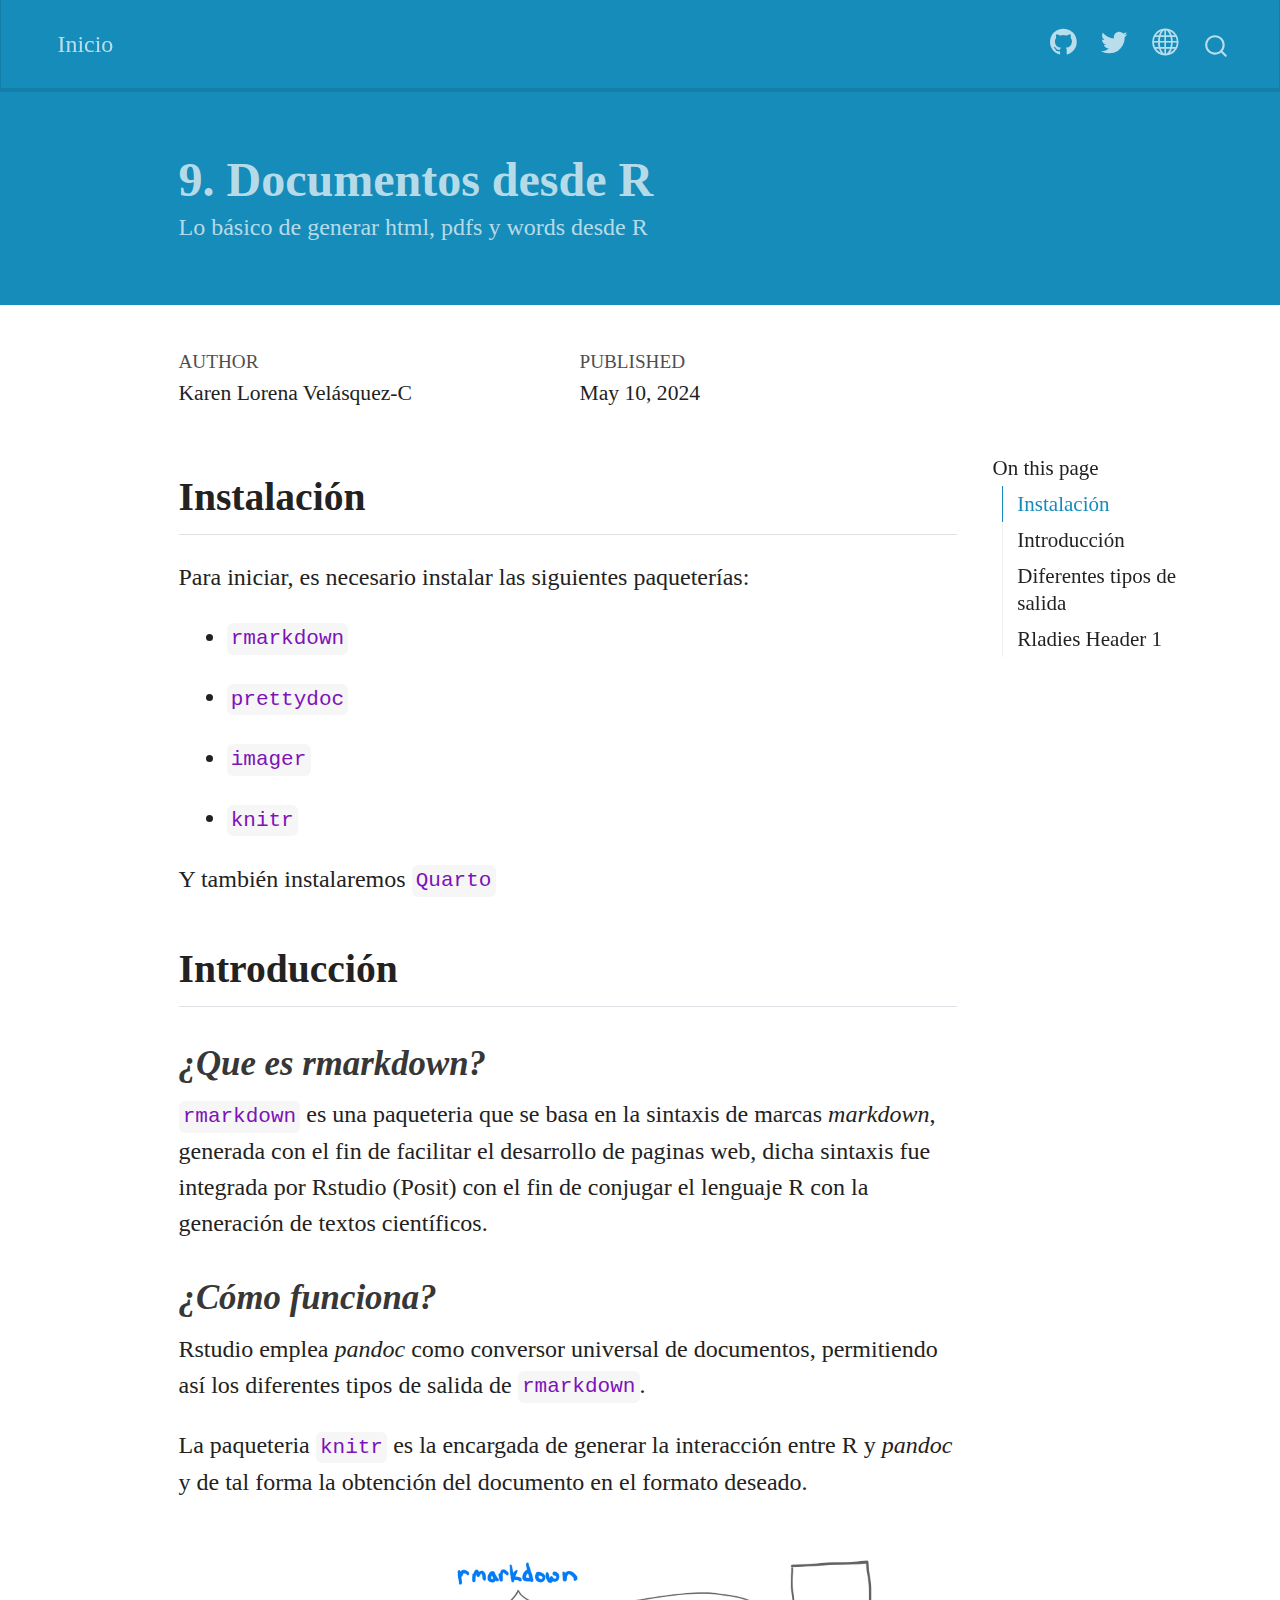
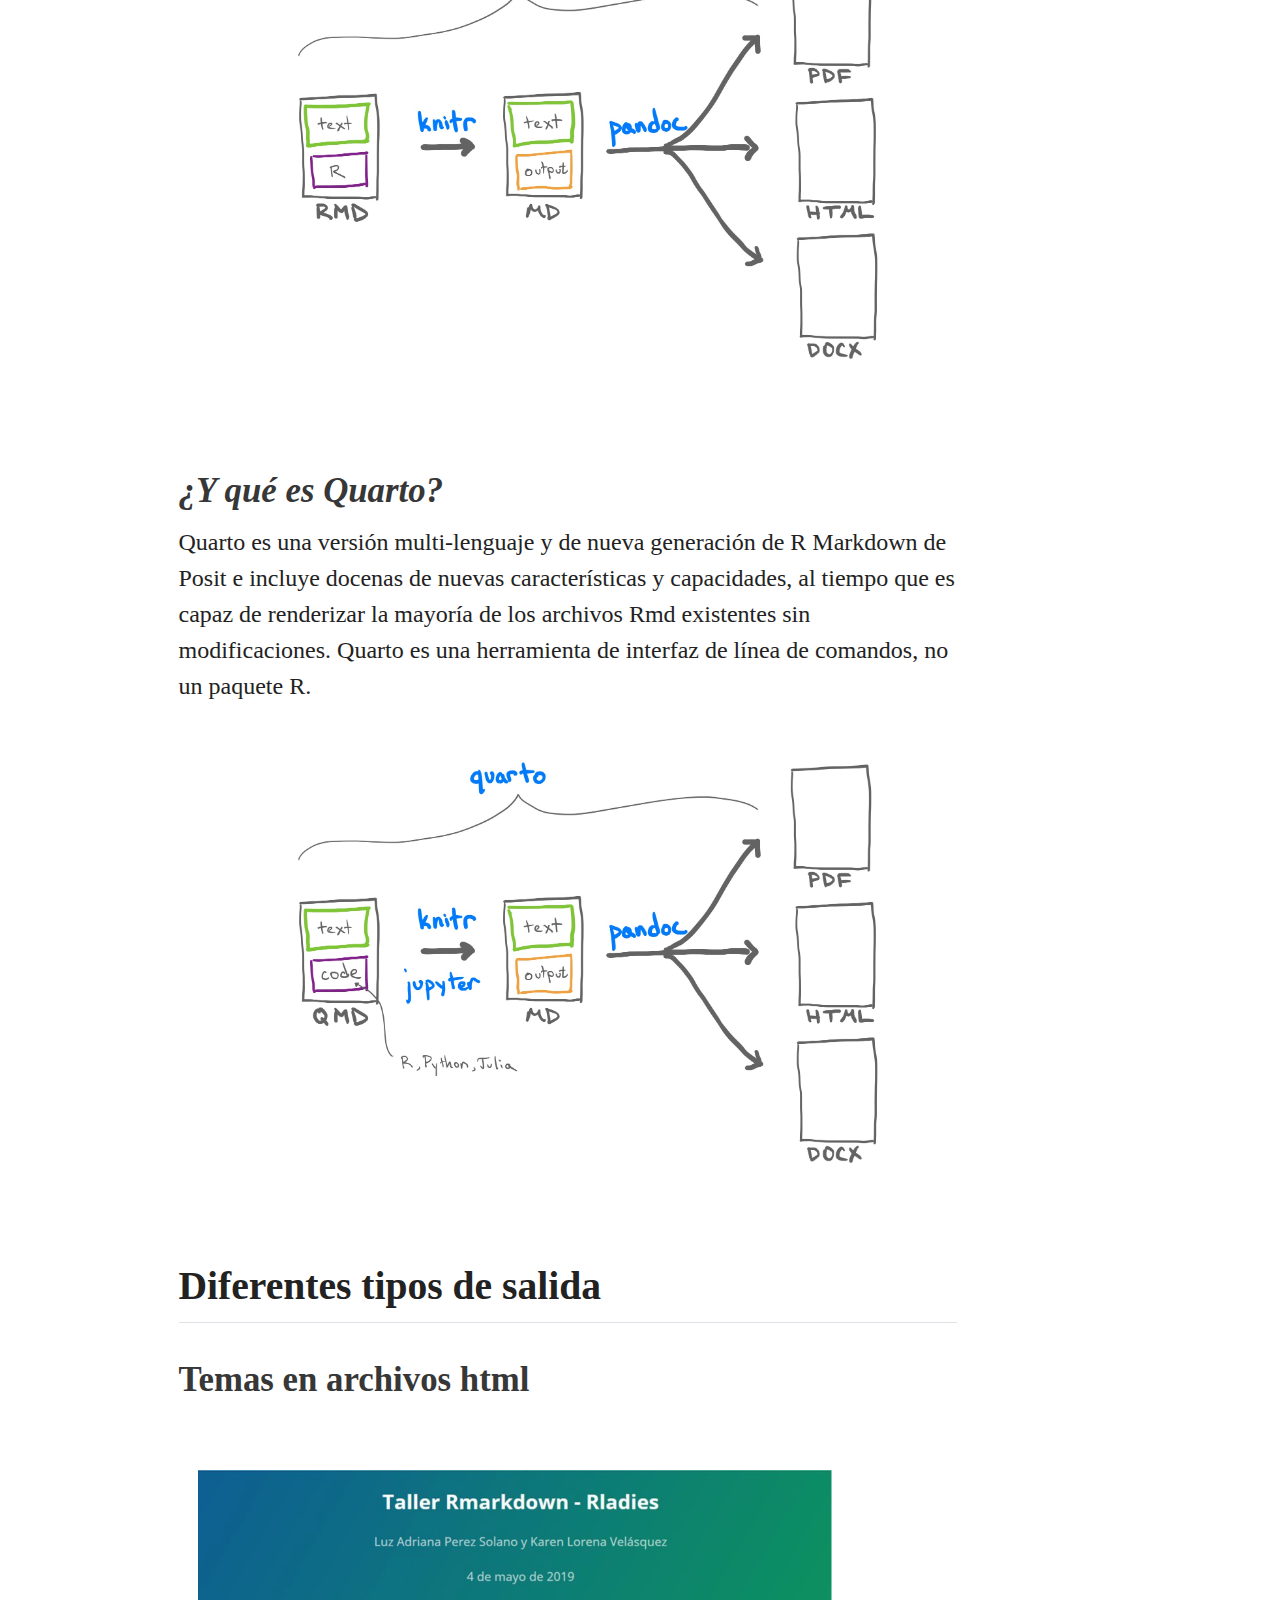
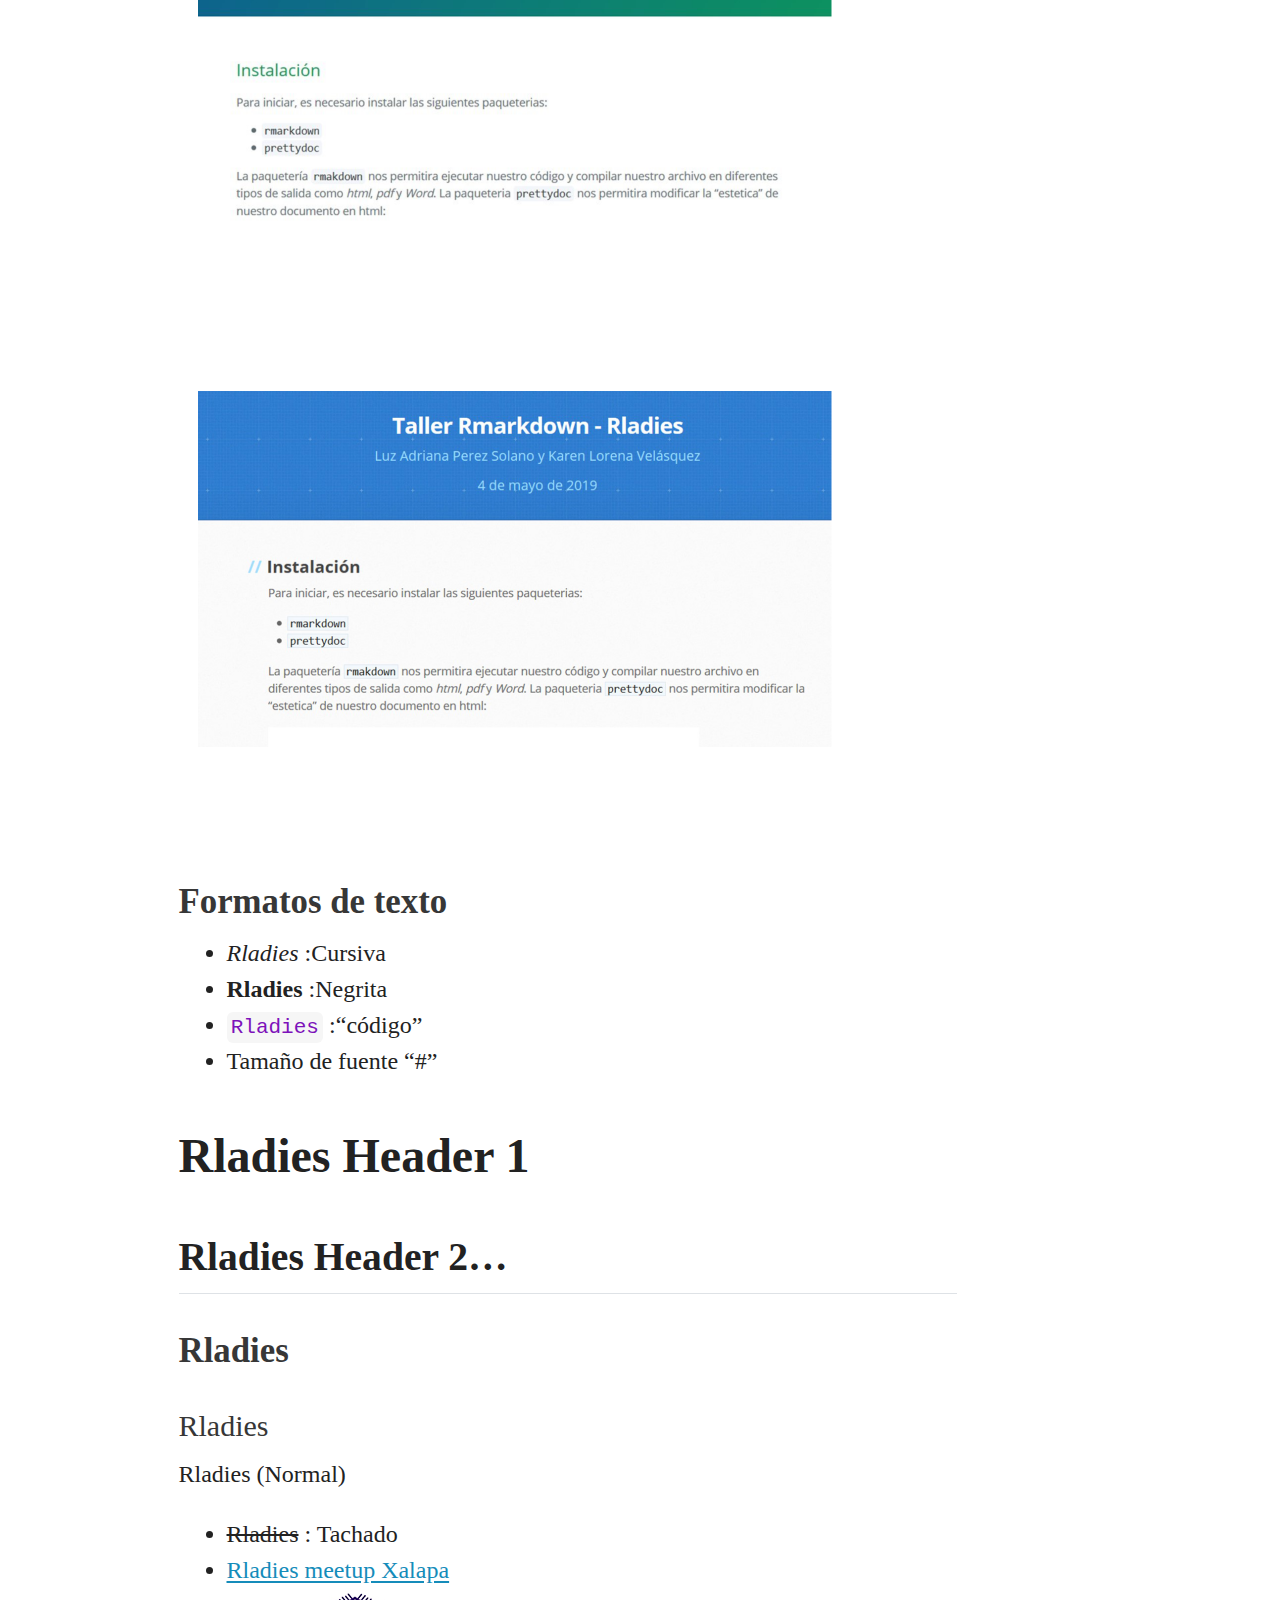
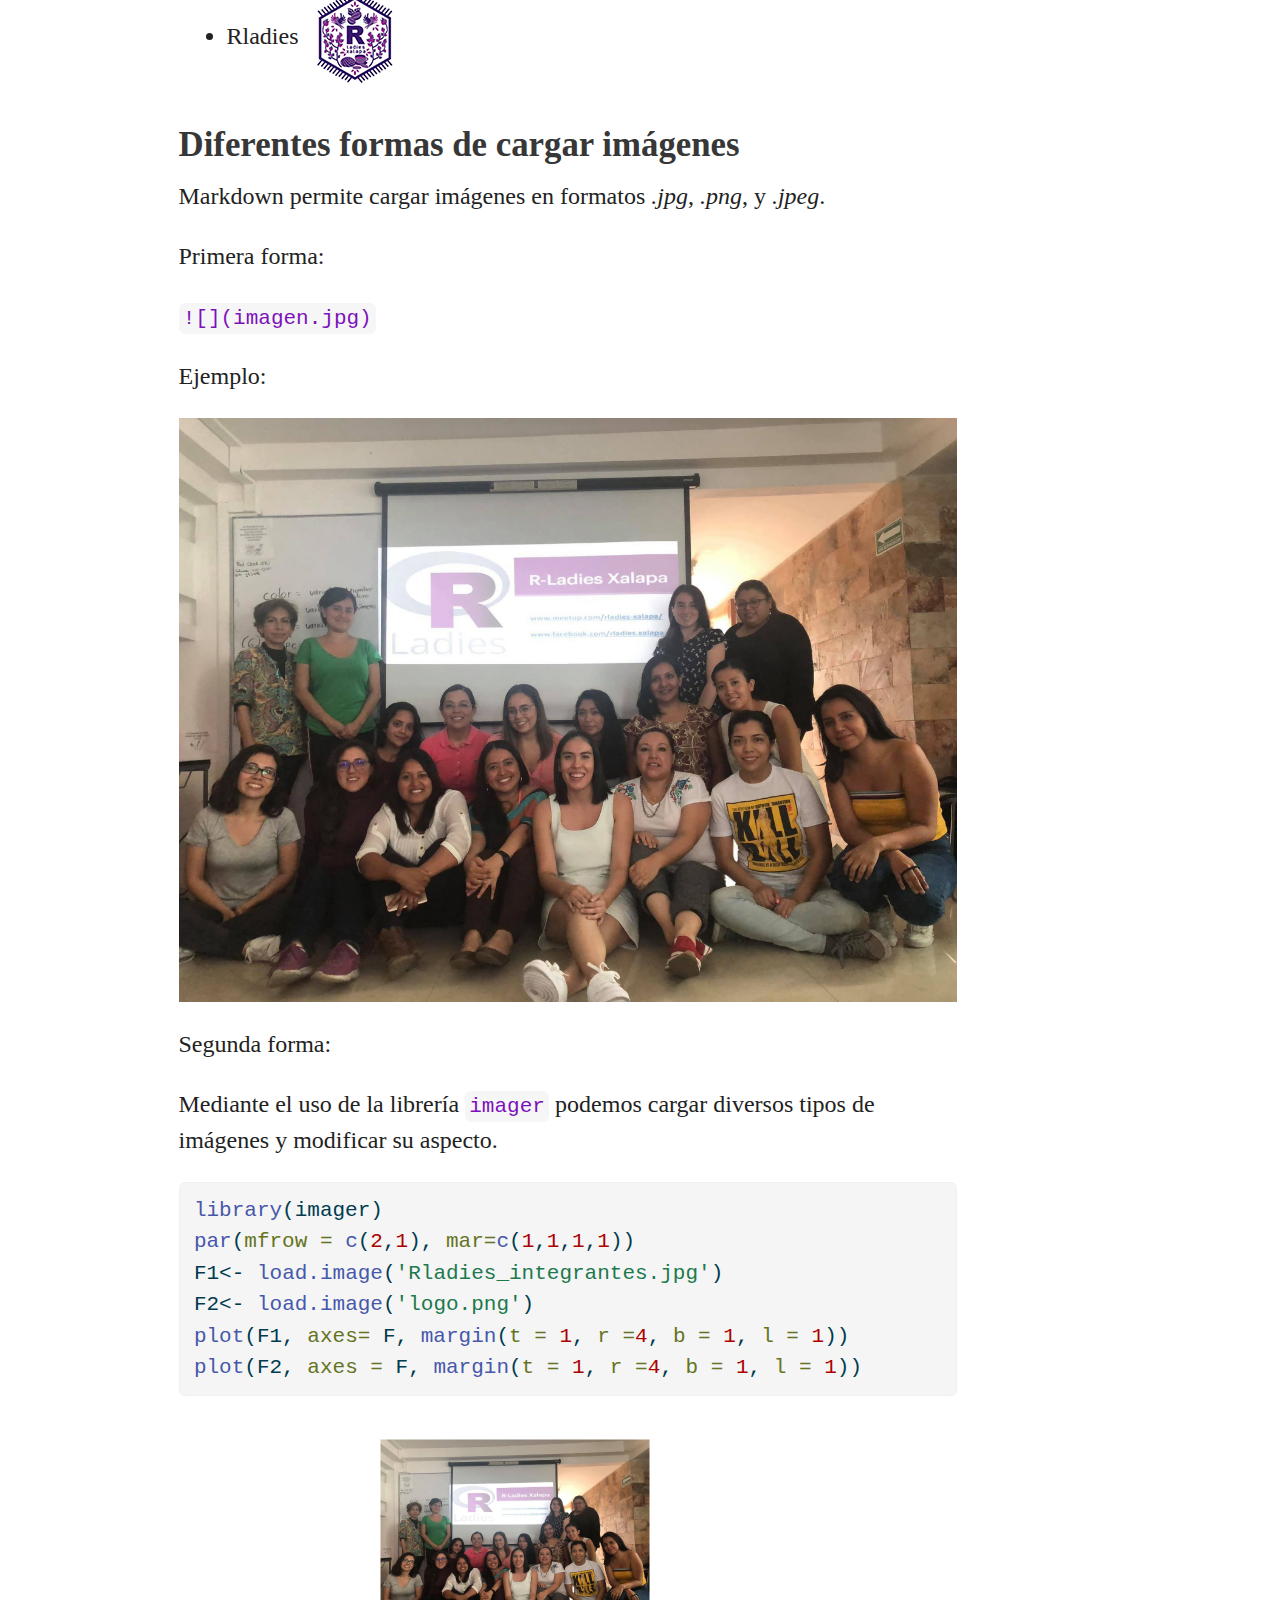
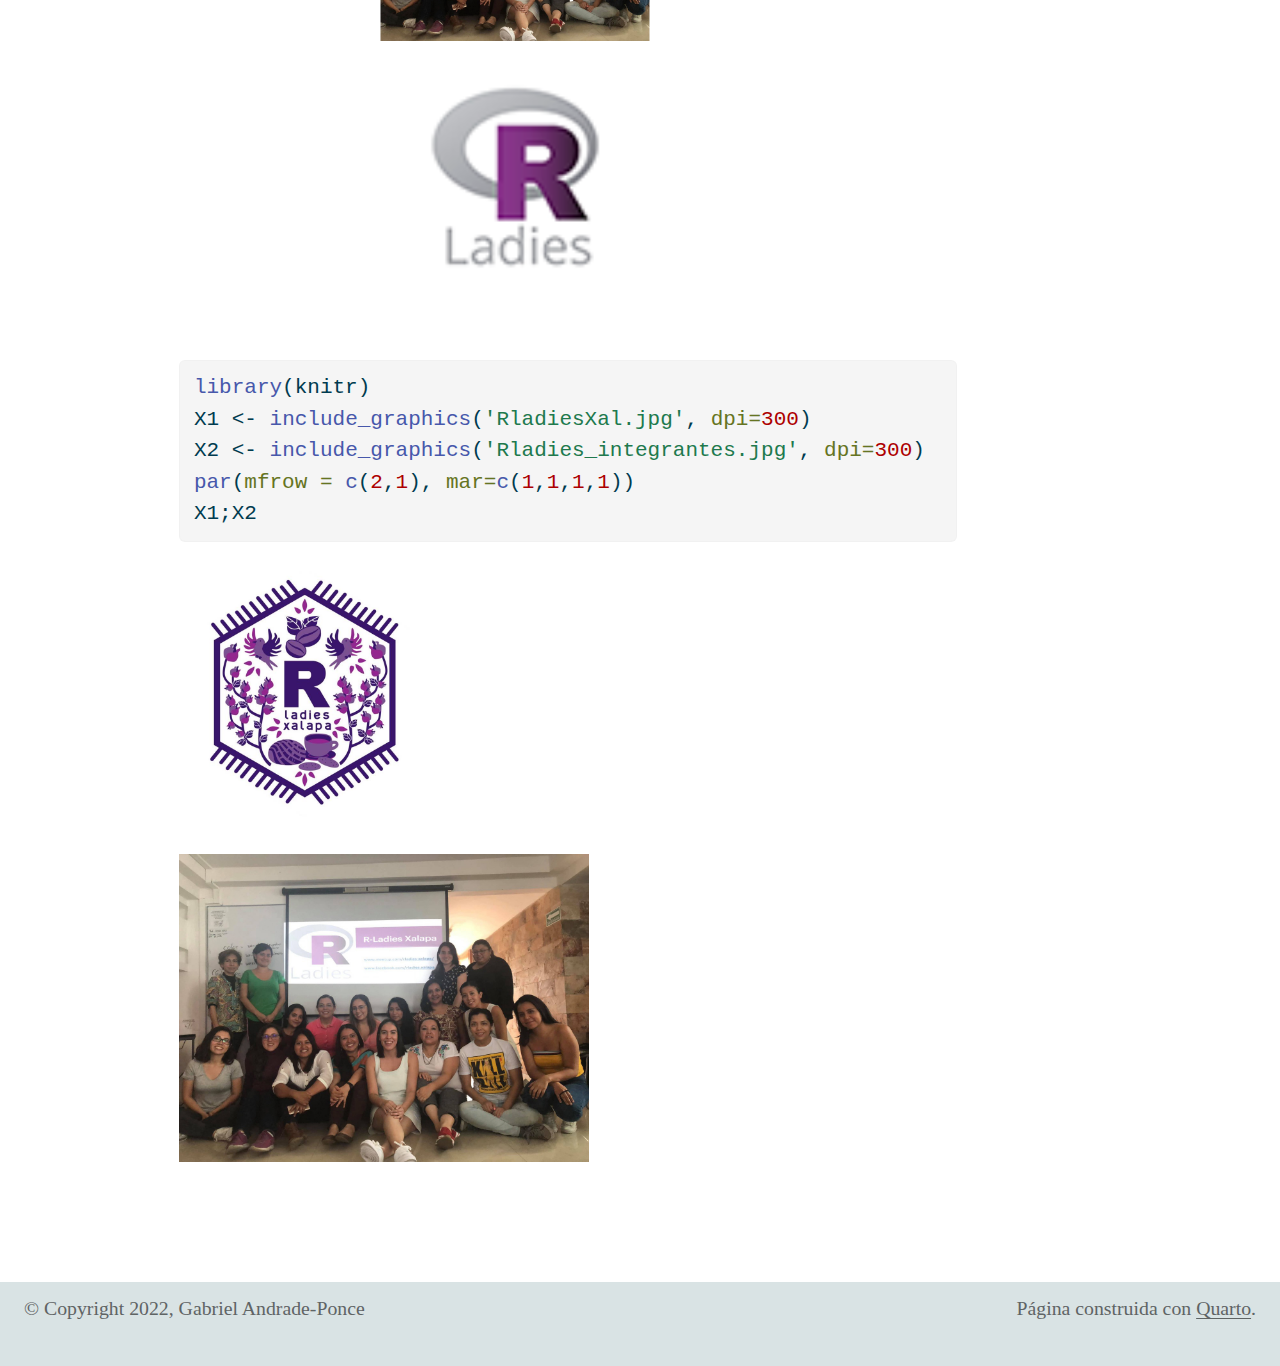
<file: docs/posts/Documentos/index.html>
<!DOCTYPE html>
<html xmlns="http://www.w3.org/1999/xhtml" lang="en" xml:lang="en"><head>

<meta charset="utf-8">
<meta name="generator" content="quarto-1.4.553">

<meta name="viewport" content="width=device-width, initial-scale=1.0, user-scalable=yes">

<meta name="author" content="Karen Lorena Velásquez-C">
<meta name="dcterms.date" content="2024-05-10">
<meta name="description" content="Lo básico de generar html, pdfs y words desde R">

<title>9. Documentos desde R</title>
<style>
code{white-space: pre-wrap;}
span.smallcaps{font-variant: small-caps;}
div.columns{display: flex; gap: min(4vw, 1.5em);}
div.column{flex: auto; overflow-x: auto;}
div.hanging-indent{margin-left: 1.5em; text-indent: -1.5em;}
ul.task-list{list-style: none;}
ul.task-list li input[type="checkbox"] {
  width: 0.8em;
  margin: 0 0.8em 0.2em -1em; /* quarto-specific, see https://github.com/quarto-dev/quarto-cli/issues/4556 */ 
  vertical-align: middle;
}
/* CSS for syntax highlighting */
pre > code.sourceCode { white-space: pre; position: relative; }
pre > code.sourceCode > span { line-height: 1.25; }
pre > code.sourceCode > span:empty { height: 1.2em; }
.sourceCode { overflow: visible; }
code.sourceCode > span { color: inherit; text-decoration: inherit; }
div.sourceCode { margin: 1em 0; }
pre.sourceCode { margin: 0; }
@media screen {
div.sourceCode { overflow: auto; }
}
@media print {
pre > code.sourceCode { white-space: pre-wrap; }
pre > code.sourceCode > span { text-indent: -5em; padding-left: 5em; }
}
pre.numberSource code
  { counter-reset: source-line 0; }
pre.numberSource code > span
  { position: relative; left: -4em; counter-increment: source-line; }
pre.numberSource code > span > a:first-child::before
  { content: counter(source-line);
    position: relative; left: -1em; text-align: right; vertical-align: baseline;
    border: none; display: inline-block;
    -webkit-touch-callout: none; -webkit-user-select: none;
    -khtml-user-select: none; -moz-user-select: none;
    -ms-user-select: none; user-select: none;
    padding: 0 4px; width: 4em;
  }
pre.numberSource { margin-left: 3em;  padding-left: 4px; }
div.sourceCode
  {   }
@media screen {
pre > code.sourceCode > span > a:first-child::before { text-decoration: underline; }
}
</style>


<script src="../../site_libs/quarto-nav/quarto-nav.js"></script>
<script src="../../site_libs/quarto-nav/headroom.min.js"></script>
<script src="../../site_libs/clipboard/clipboard.min.js"></script>
<script src="../../site_libs/quarto-search/autocomplete.umd.js"></script>
<script src="../../site_libs/quarto-search/fuse.min.js"></script>
<script src="../../site_libs/quarto-search/quarto-search.js"></script>
<meta name="quarto:offset" content="../../">
<script src="../../site_libs/quarto-html/quarto.js"></script>
<script src="../../site_libs/quarto-html/popper.min.js"></script>
<script src="../../site_libs/quarto-html/tippy.umd.min.js"></script>
<script src="../../site_libs/quarto-html/anchor.min.js"></script>
<link href="../../site_libs/quarto-html/tippy.css" rel="stylesheet">
<link href="../../site_libs/quarto-html/quarto-syntax-highlighting.css" rel="stylesheet" id="quarto-text-highlighting-styles">
<script src="../../site_libs/bootstrap/bootstrap.min.js"></script>
<link href="../../site_libs/bootstrap/bootstrap-icons.css" rel="stylesheet">
<link href="../../site_libs/bootstrap/bootstrap.min.css" rel="stylesheet" id="quarto-bootstrap" data-mode="light">
<script id="quarto-search-options" type="application/json">{
  "location": "navbar",
  "copy-button": false,
  "collapse-after": 3,
  "panel-placement": "end",
  "type": "overlay",
  "limit": 50,
  "keyboard-shortcut": [
    "f",
    "/",
    "s"
  ],
  "show-item-context": false,
  "language": {
    "search-no-results-text": "No results",
    "search-matching-documents-text": "matching documents",
    "search-copy-link-title": "Copy link to search",
    "search-hide-matches-text": "Hide additional matches",
    "search-more-match-text": "more match in this document",
    "search-more-matches-text": "more matches in this document",
    "search-clear-button-title": "Clear",
    "search-text-placeholder": "",
    "search-detached-cancel-button-title": "Cancel",
    "search-submit-button-title": "Submit",
    "search-label": "Search"
  }
}</script>


<link rel="stylesheet" href="../../styles.css">
</head>

<body class="nav-fixed">

<div id="quarto-search-results"></div>
  <header id="quarto-header" class="headroom fixed-top quarto-banner">
    <nav class="navbar navbar-expand-lg " data-bs-theme="dark">
      <div class="navbar-container container-fluid">
            <div id="quarto-search" class="" title="Search"></div>
          <button class="navbar-toggler" type="button" data-bs-toggle="collapse" data-bs-target="#navbarCollapse" aria-controls="navbarCollapse" aria-expanded="false" aria-label="Toggle navigation" onclick="if (window.quartoToggleHeadroom) { window.quartoToggleHeadroom(); }">
  <span class="navbar-toggler-icon"></span>
</button>
          <div class="collapse navbar-collapse" id="navbarCollapse">
            <ul class="navbar-nav navbar-nav-scroll me-auto">
  <li class="nav-item">
    <a class="nav-link" href="../../index.html"> 
<span class="menu-text">Inicio</span></a>
  </li>  
</ul>
            <ul class="navbar-nav navbar-nav-scroll ms-auto">
  <li class="nav-item compact">
    <a class="nav-link" href="https://github.com/gpandradep"> <i class="bi bi-github" role="img">
</i> 
<span class="menu-text"></span></a>
  </li>  
  <li class="nav-item compact">
    <a class="nav-link" href="https://twitter.com/Gatorco_AP"> <i class="bi bi-twitter" role="img">
</i> 
<span class="menu-text"></span></a>
  </li>  
  <li class="nav-item compact">
    <a class="nav-link" href="https://gpandradep.github.io/gpandradep/"> <i class="bi bi-globe" role="img">
</i> 
<span class="menu-text"></span></a>
  </li>  
</ul>
          </div> <!-- /navcollapse -->
          <div class="quarto-navbar-tools">
</div>
      </div> <!-- /container-fluid -->
    </nav>
</header>
<!-- content -->
<header id="title-block-header" class="quarto-title-block default page-columns page-full">
  <div class="quarto-title-banner page-columns page-full">
    <div class="quarto-title column-body">
      <h1 class="title">9. Documentos desde R</h1>
                  <div>
        <div class="description">
          Lo básico de generar html, pdfs y words desde R
        </div>
      </div>
                </div>
  </div>
    
  
  <div class="quarto-title-meta">

      <div>
      <div class="quarto-title-meta-heading">Author</div>
      <div class="quarto-title-meta-contents">
               <p>Karen Lorena Velásquez-C </p>
            </div>
    </div>
      
      <div>
      <div class="quarto-title-meta-heading">Published</div>
      <div class="quarto-title-meta-contents">
        <p class="date">May 10, 2024</p>
      </div>
    </div>
    
      
    </div>
    
  
  </header><div id="quarto-content" class="quarto-container page-columns page-rows-contents page-layout-article page-navbar">
<!-- sidebar -->
<!-- margin-sidebar -->
    <div id="quarto-margin-sidebar" class="sidebar margin-sidebar">
        <nav id="TOC" role="doc-toc" class="toc-active">
    <h2 id="toc-title">On this page</h2>
   
  <ul>
  <li><a href="#instalación" id="toc-instalación" class="nav-link active" data-scroll-target="#instalación">Instalación</a></li>
  <li><a href="#introducción" id="toc-introducción" class="nav-link" data-scroll-target="#introducción">Introducción</a>
  <ul class="collapse">
  <li><a href="#que-es-rmarkdown" id="toc-que-es-rmarkdown" class="nav-link" data-scroll-target="#que-es-rmarkdown"><em>¿Que es rmarkdown?</em></a></li>
  <li><a href="#cómo-funciona" id="toc-cómo-funciona" class="nav-link" data-scroll-target="#cómo-funciona"><em>¿Cómo funciona?</em></a></li>
  <li><a href="#y-qué-es-quarto" id="toc-y-qué-es-quarto" class="nav-link" data-scroll-target="#y-qué-es-quarto"><em>¿Y qué es Quarto?</em></a></li>
  </ul></li>
  <li><a href="#diferentes-tipos-de-salida" id="toc-diferentes-tipos-de-salida" class="nav-link" data-scroll-target="#diferentes-tipos-de-salida">Diferentes tipos de salida</a>
  <ul class="collapse">
  <li><a href="#temas-en-archivos-html" id="toc-temas-en-archivos-html" class="nav-link" data-scroll-target="#temas-en-archivos-html">Temas en archivos html</a></li>
  <li><a href="#formatos-de-texto" id="toc-formatos-de-texto" class="nav-link" data-scroll-target="#formatos-de-texto">Formatos de texto</a></li>
  </ul></li>
  <li><a href="#rladies-header-1" id="toc-rladies-header-1" class="nav-link" data-scroll-target="#rladies-header-1">Rladies Header 1</a>
  <ul class="collapse">
  <li><a href="#rladies-header-2" id="toc-rladies-header-2" class="nav-link" data-scroll-target="#rladies-header-2">Rladies Header 2…</a>
  <ul class="collapse">
  <li><a href="#rladies" id="toc-rladies" class="nav-link" data-scroll-target="#rladies">Rladies</a></li>
  <li><a href="#diferentes-formas-de-cargar-imágenes" id="toc-diferentes-formas-de-cargar-imágenes" class="nav-link" data-scroll-target="#diferentes-formas-de-cargar-imágenes">Diferentes formas de cargar imágenes</a></li>
  </ul></li>
  </ul></li>
  </ul>
</nav>
    </div>
<!-- main -->
<main class="content quarto-banner-title-block" id="quarto-document-content">





<section id="instalación" class="level2">
<h2 class="anchored" data-anchor-id="instalación">Instalación</h2>
<p>Para iniciar, es necesario instalar las siguientes paqueterías:</p>
<ul>
<li><p><code>rmarkdown</code></p></li>
<li><p><code>prettydoc</code></p></li>
<li><p><code>imager</code></p></li>
<li><p><code>knitr</code></p></li>
</ul>
<p>Y también instalaremos <code>Quarto</code></p>
</section>
<section id="introducción" class="level2">
<h2 class="anchored" data-anchor-id="introducción">Introducción</h2>
<section id="que-es-rmarkdown" class="level3">
<h3 class="anchored" data-anchor-id="que-es-rmarkdown"><em>¿Que es rmarkdown?</em></h3>
<p><code>rmarkdown</code> es una paqueteria que se basa en la sintaxis de marcas <em>markdown</em>, generada con el fin de facilitar el desarrollo de paginas web, dicha sintaxis fue integrada por Rstudio (Posit) con el fin de conjugar el lenguaje R con la generación de textos científicos.</p>
</section>
<section id="cómo-funciona" class="level3">
<h3 class="anchored" data-anchor-id="cómo-funciona"><em>¿Cómo funciona?</em></h3>
<p>Rstudio emplea <em>pandoc</em> como conversor universal de documentos, permitiendo así los diferentes tipos de salida de <code>rmarkdown</code>.</p>
<p>La paqueteria <code>knitr</code> es la encargada de generar la interacción entre R y <em>pandoc</em> y de tal forma la obtención del documento en el formato deseado.</p>
<div class="quarto-figure quarto-figure-center">
<figure class="figure">
<p><img src="rmarkdownflow.jpg" class="img-fluid quarto-figure quarto-figure-center figure-img" width="1000"></p>
</figure>
</div>
</section>
<section id="y-qué-es-quarto" class="level3">
<h3 class="anchored" data-anchor-id="y-qué-es-quarto"><em>¿Y qué es Quarto?</em></h3>
<p>Quarto es una versión multi-lenguaje y de nueva generación de R Markdown de Posit e incluye docenas de nuevas características y capacidades, al tiempo que es capaz de renderizar la mayoría de los archivos Rmd existentes sin modificaciones. Quarto es una herramienta de interfaz de línea de comandos, no un paquete R.</p>
<p><img src="quartoflow.jpg" class="img-fluid" width="1000"></p>
</section>
</section>
<section id="diferentes-tipos-de-salida" class="level2">
<h2 class="anchored" data-anchor-id="diferentes-tipos-de-salida">Diferentes tipos de salida</h2>
<section id="temas-en-archivos-html" class="level3">
<h3 class="anchored" data-anchor-id="temas-en-archivos-html">Temas en archivos html</h3>
<div class="cell">
<div class="cell-output-display">
<div>
<figure class="figure">
<p><img src="index_files/figure-html/unnamed-chunk-1-1.png" class="img-fluid figure-img" width="672"></p>
</figure>
</div>
</div>
<div class="cell-output-display">
<div>
<figure class="figure">
<p><img src="index_files/figure-html/unnamed-chunk-1-2.png" class="img-fluid figure-img" width="672"></p>
</figure>
</div>
</div>
</div>
</section>
<section id="formatos-de-texto" class="level3">
<h3 class="anchored" data-anchor-id="formatos-de-texto">Formatos de texto</h3>
<ul>
<li><em>Rladies</em> :Cursiva</li>
<li><strong>Rladies</strong> :Negrita</li>
<li><code>Rladies</code> :“código”</li>
<li>Tamaño de fuente “#”</li>
</ul>
</section>
</section>
<section id="rladies-header-1" class="level1">
<h1>Rladies Header 1</h1>
<section id="rladies-header-2" class="level2">
<h2 class="anchored" data-anchor-id="rladies-header-2">Rladies Header 2…</h2>
<section id="rladies" class="level3">
<h3 class="anchored" data-anchor-id="rladies">Rladies</h3>
<section id="rladies-1" class="level4">
<h4 class="anchored" data-anchor-id="rladies-1">Rladies</h4>
<p>Rladies (Normal)</p>
<ul>
<li><del>Rladies</del> : Tachado</li>
<li><a href="https://www.meetup.com/es-ES/rladies-xalapa/">Rladies meetup Xalapa</a></li>
<li>Rladies <img src="RladiesXalapa.jpg" class="img-fluid"></li>
</ul>
</section>
</section>
<section id="diferentes-formas-de-cargar-imágenes" class="level3">
<h3 class="anchored" data-anchor-id="diferentes-formas-de-cargar-imágenes">Diferentes formas de cargar imágenes</h3>
<p>Markdown permite cargar imágenes en formatos <em>.jpg</em>, <em>.png</em>, y <em>.jpeg</em>.</p>
<p>Primera forma:</p>
<p><code>![](imagen.jpg)</code></p>
<p>Ejemplo:</p>
<p><img src="Rladies_integrantes.jpg" class="img-fluid"></p>
<p>Segunda forma:</p>
<p>Mediante el uso de la librería <code>imager</code> podemos cargar diversos tipos de imágenes y modificar su aspecto.</p>
<div class="cell">
<div class="sourceCode cell-code" id="cb1"><pre class="sourceCode r code-with-copy"><code class="sourceCode r"><span id="cb1-1"><a href="#cb1-1" aria-hidden="true" tabindex="-1"></a><span class="fu">library</span>(imager) </span>
<span id="cb1-2"><a href="#cb1-2" aria-hidden="true" tabindex="-1"></a><span class="fu">par</span>(<span class="at">mfrow =</span> <span class="fu">c</span>(<span class="dv">2</span>,<span class="dv">1</span>), <span class="at">mar=</span><span class="fu">c</span>(<span class="dv">1</span>,<span class="dv">1</span>,<span class="dv">1</span>,<span class="dv">1</span>)) </span>
<span id="cb1-3"><a href="#cb1-3" aria-hidden="true" tabindex="-1"></a>F1<span class="ot">&lt;-</span> <span class="fu">load.image</span>(<span class="st">'Rladies_integrantes.jpg'</span>) </span>
<span id="cb1-4"><a href="#cb1-4" aria-hidden="true" tabindex="-1"></a>F2<span class="ot">&lt;-</span> <span class="fu">load.image</span>(<span class="st">'logo.png'</span>) </span>
<span id="cb1-5"><a href="#cb1-5" aria-hidden="true" tabindex="-1"></a><span class="fu">plot</span>(F1, <span class="at">axes=</span> F, <span class="fu">margin</span>(<span class="at">t =</span> <span class="dv">1</span>, <span class="at">r =</span><span class="dv">4</span>, <span class="at">b =</span> <span class="dv">1</span>, <span class="at">l =</span> <span class="dv">1</span>)) </span>
<span id="cb1-6"><a href="#cb1-6" aria-hidden="true" tabindex="-1"></a><span class="fu">plot</span>(F2, <span class="at">axes =</span> F, <span class="fu">margin</span>(<span class="at">t =</span> <span class="dv">1</span>, <span class="at">r =</span><span class="dv">4</span>, <span class="at">b =</span> <span class="dv">1</span>, <span class="at">l =</span> <span class="dv">1</span>))</span></code><button title="Copy to Clipboard" class="code-copy-button"><i class="bi"></i></button></pre></div>
<div class="cell-output-display">
<div>
<figure class="figure">
<p><img src="index_files/figure-html/unnamed-chunk-2-1.png" class="img-fluid figure-img" width="672"></p>
</figure>
</div>
</div>
</div>
<div class="cell">
<div class="sourceCode cell-code" id="cb2"><pre class="sourceCode r code-with-copy"><code class="sourceCode r"><span id="cb2-1"><a href="#cb2-1" aria-hidden="true" tabindex="-1"></a><span class="fu">library</span>(knitr) </span>
<span id="cb2-2"><a href="#cb2-2" aria-hidden="true" tabindex="-1"></a>X1 <span class="ot">&lt;-</span> <span class="fu">include_graphics</span>(<span class="st">'RladiesXal.jpg'</span>, <span class="at">dpi=</span><span class="dv">300</span>) </span>
<span id="cb2-3"><a href="#cb2-3" aria-hidden="true" tabindex="-1"></a>X2 <span class="ot">&lt;-</span> <span class="fu">include_graphics</span>(<span class="st">'Rladies_integrantes.jpg'</span>, <span class="at">dpi=</span><span class="dv">300</span>) </span>
<span id="cb2-4"><a href="#cb2-4" aria-hidden="true" tabindex="-1"></a><span class="fu">par</span>(<span class="at">mfrow =</span> <span class="fu">c</span>(<span class="dv">2</span>,<span class="dv">1</span>), <span class="at">mar=</span><span class="fu">c</span>(<span class="dv">1</span>,<span class="dv">1</span>,<span class="dv">1</span>,<span class="dv">1</span>)) </span>
<span id="cb2-5"><a href="#cb2-5" aria-hidden="true" tabindex="-1"></a>X1;X2</span></code><button title="Copy to Clipboard" class="code-copy-button"><i class="bi"></i></button></pre></div>
<div class="cell-output-display">
<div>
<figure class="figure">
<p><img src="RladiesXal.jpg" class="img-fluid figure-img" width="252"></p>
</figure>
</div>
</div>
<div class="cell-output-display">
<div>
<figure class="figure">
<p><img src="Rladies_integrantes.jpg" class="img-fluid figure-img" width="410"></p>
</figure>
</div>
</div>
</div>


</section>
</section>
</section>

</main> <!-- /main -->
<script id="quarto-html-after-body" type="application/javascript">
window.document.addEventListener("DOMContentLoaded", function (event) {
  const toggleBodyColorMode = (bsSheetEl) => {
    const mode = bsSheetEl.getAttribute("data-mode");
    const bodyEl = window.document.querySelector("body");
    if (mode === "dark") {
      bodyEl.classList.add("quarto-dark");
      bodyEl.classList.remove("quarto-light");
    } else {
      bodyEl.classList.add("quarto-light");
      bodyEl.classList.remove("quarto-dark");
    }
  }
  const toggleBodyColorPrimary = () => {
    const bsSheetEl = window.document.querySelector("link#quarto-bootstrap");
    if (bsSheetEl) {
      toggleBodyColorMode(bsSheetEl);
    }
  }
  toggleBodyColorPrimary();  
  const icon = "";
  const anchorJS = new window.AnchorJS();
  anchorJS.options = {
    placement: 'right',
    icon: icon
  };
  anchorJS.add('.anchored');
  const isCodeAnnotation = (el) => {
    for (const clz of el.classList) {
      if (clz.startsWith('code-annotation-')) {                     
        return true;
      }
    }
    return false;
  }
  const clipboard = new window.ClipboardJS('.code-copy-button', {
    text: function(trigger) {
      const codeEl = trigger.previousElementSibling.cloneNode(true);
      for (const childEl of codeEl.children) {
        if (isCodeAnnotation(childEl)) {
          childEl.remove();
        }
      }
      return codeEl.innerText;
    }
  });
  clipboard.on('success', function(e) {
    // button target
    const button = e.trigger;
    // don't keep focus
    button.blur();
    // flash "checked"
    button.classList.add('code-copy-button-checked');
    var currentTitle = button.getAttribute("title");
    button.setAttribute("title", "Copied!");
    let tooltip;
    if (window.bootstrap) {
      button.setAttribute("data-bs-toggle", "tooltip");
      button.setAttribute("data-bs-placement", "left");
      button.setAttribute("data-bs-title", "Copied!");
      tooltip = new bootstrap.Tooltip(button, 
        { trigger: "manual", 
          customClass: "code-copy-button-tooltip",
          offset: [0, -8]});
      tooltip.show();    
    }
    setTimeout(function() {
      if (tooltip) {
        tooltip.hide();
        button.removeAttribute("data-bs-title");
        button.removeAttribute("data-bs-toggle");
        button.removeAttribute("data-bs-placement");
      }
      button.setAttribute("title", currentTitle);
      button.classList.remove('code-copy-button-checked');
    }, 1000);
    // clear code selection
    e.clearSelection();
  });
    var localhostRegex = new RegExp(/^(?:http|https):\/\/localhost\:?[0-9]*\//);
    var mailtoRegex = new RegExp(/^mailto:/);
      var filterRegex = new RegExp('/' + window.location.host + '/');
    var isInternal = (href) => {
        return filterRegex.test(href) || localhostRegex.test(href) || mailtoRegex.test(href);
    }
    // Inspect non-navigation links and adorn them if external
 	var links = window.document.querySelectorAll('a[href]:not(.nav-link):not(.navbar-brand):not(.toc-action):not(.sidebar-link):not(.sidebar-item-toggle):not(.pagination-link):not(.no-external):not([aria-hidden]):not(.dropdown-item):not(.quarto-navigation-tool)');
    for (var i=0; i<links.length; i++) {
      const link = links[i];
      if (!isInternal(link.href)) {
        // undo the damage that might have been done by quarto-nav.js in the case of
        // links that we want to consider external
        if (link.dataset.originalHref !== undefined) {
          link.href = link.dataset.originalHref;
        }
      }
    }
  function tippyHover(el, contentFn, onTriggerFn, onUntriggerFn) {
    const config = {
      allowHTML: true,
      maxWidth: 500,
      delay: 100,
      arrow: false,
      appendTo: function(el) {
          return el.parentElement;
      },
      interactive: true,
      interactiveBorder: 10,
      theme: 'quarto',
      placement: 'bottom-start',
    };
    if (contentFn) {
      config.content = contentFn;
    }
    if (onTriggerFn) {
      config.onTrigger = onTriggerFn;
    }
    if (onUntriggerFn) {
      config.onUntrigger = onUntriggerFn;
    }
    window.tippy(el, config); 
  }
  const noterefs = window.document.querySelectorAll('a[role="doc-noteref"]');
  for (var i=0; i<noterefs.length; i++) {
    const ref = noterefs[i];
    tippyHover(ref, function() {
      // use id or data attribute instead here
      let href = ref.getAttribute('data-footnote-href') || ref.getAttribute('href');
      try { href = new URL(href).hash; } catch {}
      const id = href.replace(/^#\/?/, "");
      const note = window.document.getElementById(id);
      if (note) {
        return note.innerHTML;
      } else {
        return "";
      }
    });
  }
  const xrefs = window.document.querySelectorAll('a.quarto-xref');
  const processXRef = (id, note) => {
    // Strip column container classes
    const stripColumnClz = (el) => {
      el.classList.remove("page-full", "page-columns");
      if (el.children) {
        for (const child of el.children) {
          stripColumnClz(child);
        }
      }
    }
    stripColumnClz(note)
    if (id === null || id.startsWith('sec-')) {
      // Special case sections, only their first couple elements
      const container = document.createElement("div");
      if (note.children && note.children.length > 2) {
        container.appendChild(note.children[0].cloneNode(true));
        for (let i = 1; i < note.children.length; i++) {
          const child = note.children[i];
          if (child.tagName === "P" && child.innerText === "") {
            continue;
          } else {
            container.appendChild(child.cloneNode(true));
            break;
          }
        }
        if (window.Quarto?.typesetMath) {
          window.Quarto.typesetMath(container);
        }
        return container.innerHTML
      } else {
        if (window.Quarto?.typesetMath) {
          window.Quarto.typesetMath(note);
        }
        return note.innerHTML;
      }
    } else {
      // Remove any anchor links if they are present
      const anchorLink = note.querySelector('a.anchorjs-link');
      if (anchorLink) {
        anchorLink.remove();
      }
      if (window.Quarto?.typesetMath) {
        window.Quarto.typesetMath(note);
      }
      // TODO in 1.5, we should make sure this works without a callout special case
      if (note.classList.contains("callout")) {
        return note.outerHTML;
      } else {
        return note.innerHTML;
      }
    }
  }
  for (var i=0; i<xrefs.length; i++) {
    const xref = xrefs[i];
    tippyHover(xref, undefined, function(instance) {
      instance.disable();
      let url = xref.getAttribute('href');
      let hash = undefined; 
      if (url.startsWith('#')) {
        hash = url;
      } else {
        try { hash = new URL(url).hash; } catch {}
      }
      if (hash) {
        const id = hash.replace(/^#\/?/, "");
        const note = window.document.getElementById(id);
        if (note !== null) {
          try {
            const html = processXRef(id, note.cloneNode(true));
            instance.setContent(html);
          } finally {
            instance.enable();
            instance.show();
          }
        } else {
          // See if we can fetch this
          fetch(url.split('#')[0])
          .then(res => res.text())
          .then(html => {
            const parser = new DOMParser();
            const htmlDoc = parser.parseFromString(html, "text/html");
            const note = htmlDoc.getElementById(id);
            if (note !== null) {
              const html = processXRef(id, note);
              instance.setContent(html);
            } 
          }).finally(() => {
            instance.enable();
            instance.show();
          });
        }
      } else {
        // See if we can fetch a full url (with no hash to target)
        // This is a special case and we should probably do some content thinning / targeting
        fetch(url)
        .then(res => res.text())
        .then(html => {
          const parser = new DOMParser();
          const htmlDoc = parser.parseFromString(html, "text/html");
          const note = htmlDoc.querySelector('main.content');
          if (note !== null) {
            // This should only happen for chapter cross references
            // (since there is no id in the URL)
            // remove the first header
            if (note.children.length > 0 && note.children[0].tagName === "HEADER") {
              note.children[0].remove();
            }
            const html = processXRef(null, note);
            instance.setContent(html);
          } 
        }).finally(() => {
          instance.enable();
          instance.show();
        });
      }
    }, function(instance) {
    });
  }
      let selectedAnnoteEl;
      const selectorForAnnotation = ( cell, annotation) => {
        let cellAttr = 'data-code-cell="' + cell + '"';
        let lineAttr = 'data-code-annotation="' +  annotation + '"';
        const selector = 'span[' + cellAttr + '][' + lineAttr + ']';
        return selector;
      }
      const selectCodeLines = (annoteEl) => {
        const doc = window.document;
        const targetCell = annoteEl.getAttribute("data-target-cell");
        const targetAnnotation = annoteEl.getAttribute("data-target-annotation");
        const annoteSpan = window.document.querySelector(selectorForAnnotation(targetCell, targetAnnotation));
        const lines = annoteSpan.getAttribute("data-code-lines").split(",");
        const lineIds = lines.map((line) => {
          return targetCell + "-" + line;
        })
        let top = null;
        let height = null;
        let parent = null;
        if (lineIds.length > 0) {
            //compute the position of the single el (top and bottom and make a div)
            const el = window.document.getElementById(lineIds[0]);
            top = el.offsetTop;
            height = el.offsetHeight;
            parent = el.parentElement.parentElement;
          if (lineIds.length > 1) {
            const lastEl = window.document.getElementById(lineIds[lineIds.length - 1]);
            const bottom = lastEl.offsetTop + lastEl.offsetHeight;
            height = bottom - top;
          }
          if (top !== null && height !== null && parent !== null) {
            // cook up a div (if necessary) and position it 
            let div = window.document.getElementById("code-annotation-line-highlight");
            if (div === null) {
              div = window.document.createElement("div");
              div.setAttribute("id", "code-annotation-line-highlight");
              div.style.position = 'absolute';
              parent.appendChild(div);
            }
            div.style.top = top - 2 + "px";
            div.style.height = height + 4 + "px";
            div.style.left = 0;
            let gutterDiv = window.document.getElementById("code-annotation-line-highlight-gutter");
            if (gutterDiv === null) {
              gutterDiv = window.document.createElement("div");
              gutterDiv.setAttribute("id", "code-annotation-line-highlight-gutter");
              gutterDiv.style.position = 'absolute';
              const codeCell = window.document.getElementById(targetCell);
              const gutter = codeCell.querySelector('.code-annotation-gutter');
              gutter.appendChild(gutterDiv);
            }
            gutterDiv.style.top = top - 2 + "px";
            gutterDiv.style.height = height + 4 + "px";
          }
          selectedAnnoteEl = annoteEl;
        }
      };
      const unselectCodeLines = () => {
        const elementsIds = ["code-annotation-line-highlight", "code-annotation-line-highlight-gutter"];
        elementsIds.forEach((elId) => {
          const div = window.document.getElementById(elId);
          if (div) {
            div.remove();
          }
        });
        selectedAnnoteEl = undefined;
      };
        // Handle positioning of the toggle
    window.addEventListener(
      "resize",
      throttle(() => {
        elRect = undefined;
        if (selectedAnnoteEl) {
          selectCodeLines(selectedAnnoteEl);
        }
      }, 10)
    );
    function throttle(fn, ms) {
    let throttle = false;
    let timer;
      return (...args) => {
        if(!throttle) { // first call gets through
            fn.apply(this, args);
            throttle = true;
        } else { // all the others get throttled
            if(timer) clearTimeout(timer); // cancel #2
            timer = setTimeout(() => {
              fn.apply(this, args);
              timer = throttle = false;
            }, ms);
        }
      };
    }
      // Attach click handler to the DT
      const annoteDls = window.document.querySelectorAll('dt[data-target-cell]');
      for (const annoteDlNode of annoteDls) {
        annoteDlNode.addEventListener('click', (event) => {
          const clickedEl = event.target;
          if (clickedEl !== selectedAnnoteEl) {
            unselectCodeLines();
            const activeEl = window.document.querySelector('dt[data-target-cell].code-annotation-active');
            if (activeEl) {
              activeEl.classList.remove('code-annotation-active');
            }
            selectCodeLines(clickedEl);
            clickedEl.classList.add('code-annotation-active');
          } else {
            // Unselect the line
            unselectCodeLines();
            clickedEl.classList.remove('code-annotation-active');
          }
        });
      }
  const findCites = (el) => {
    const parentEl = el.parentElement;
    if (parentEl) {
      const cites = parentEl.dataset.cites;
      if (cites) {
        return {
          el,
          cites: cites.split(' ')
        };
      } else {
        return findCites(el.parentElement)
      }
    } else {
      return undefined;
    }
  };
  var bibliorefs = window.document.querySelectorAll('a[role="doc-biblioref"]');
  for (var i=0; i<bibliorefs.length; i++) {
    const ref = bibliorefs[i];
    const citeInfo = findCites(ref);
    if (citeInfo) {
      tippyHover(citeInfo.el, function() {
        var popup = window.document.createElement('div');
        citeInfo.cites.forEach(function(cite) {
          var citeDiv = window.document.createElement('div');
          citeDiv.classList.add('hanging-indent');
          citeDiv.classList.add('csl-entry');
          var biblioDiv = window.document.getElementById('ref-' + cite);
          if (biblioDiv) {
            citeDiv.innerHTML = biblioDiv.innerHTML;
          }
          popup.appendChild(citeDiv);
        });
        return popup.innerHTML;
      });
    }
  }
});
</script>
</div> <!-- /content -->
<footer class="footer">
  <div class="nav-footer">
    <div class="nav-footer-left">
<p>© Copyright 2022, Gabriel Andrade-Ponce</p>
</div>   
    <div class="nav-footer-center">
      &nbsp;
    </div>
    <div class="nav-footer-right">
<p>Página construida con <a href="https://quarto.org/">Quarto</a>.</p>
</div>
  </div>
</footer>




</body></html>
</file>
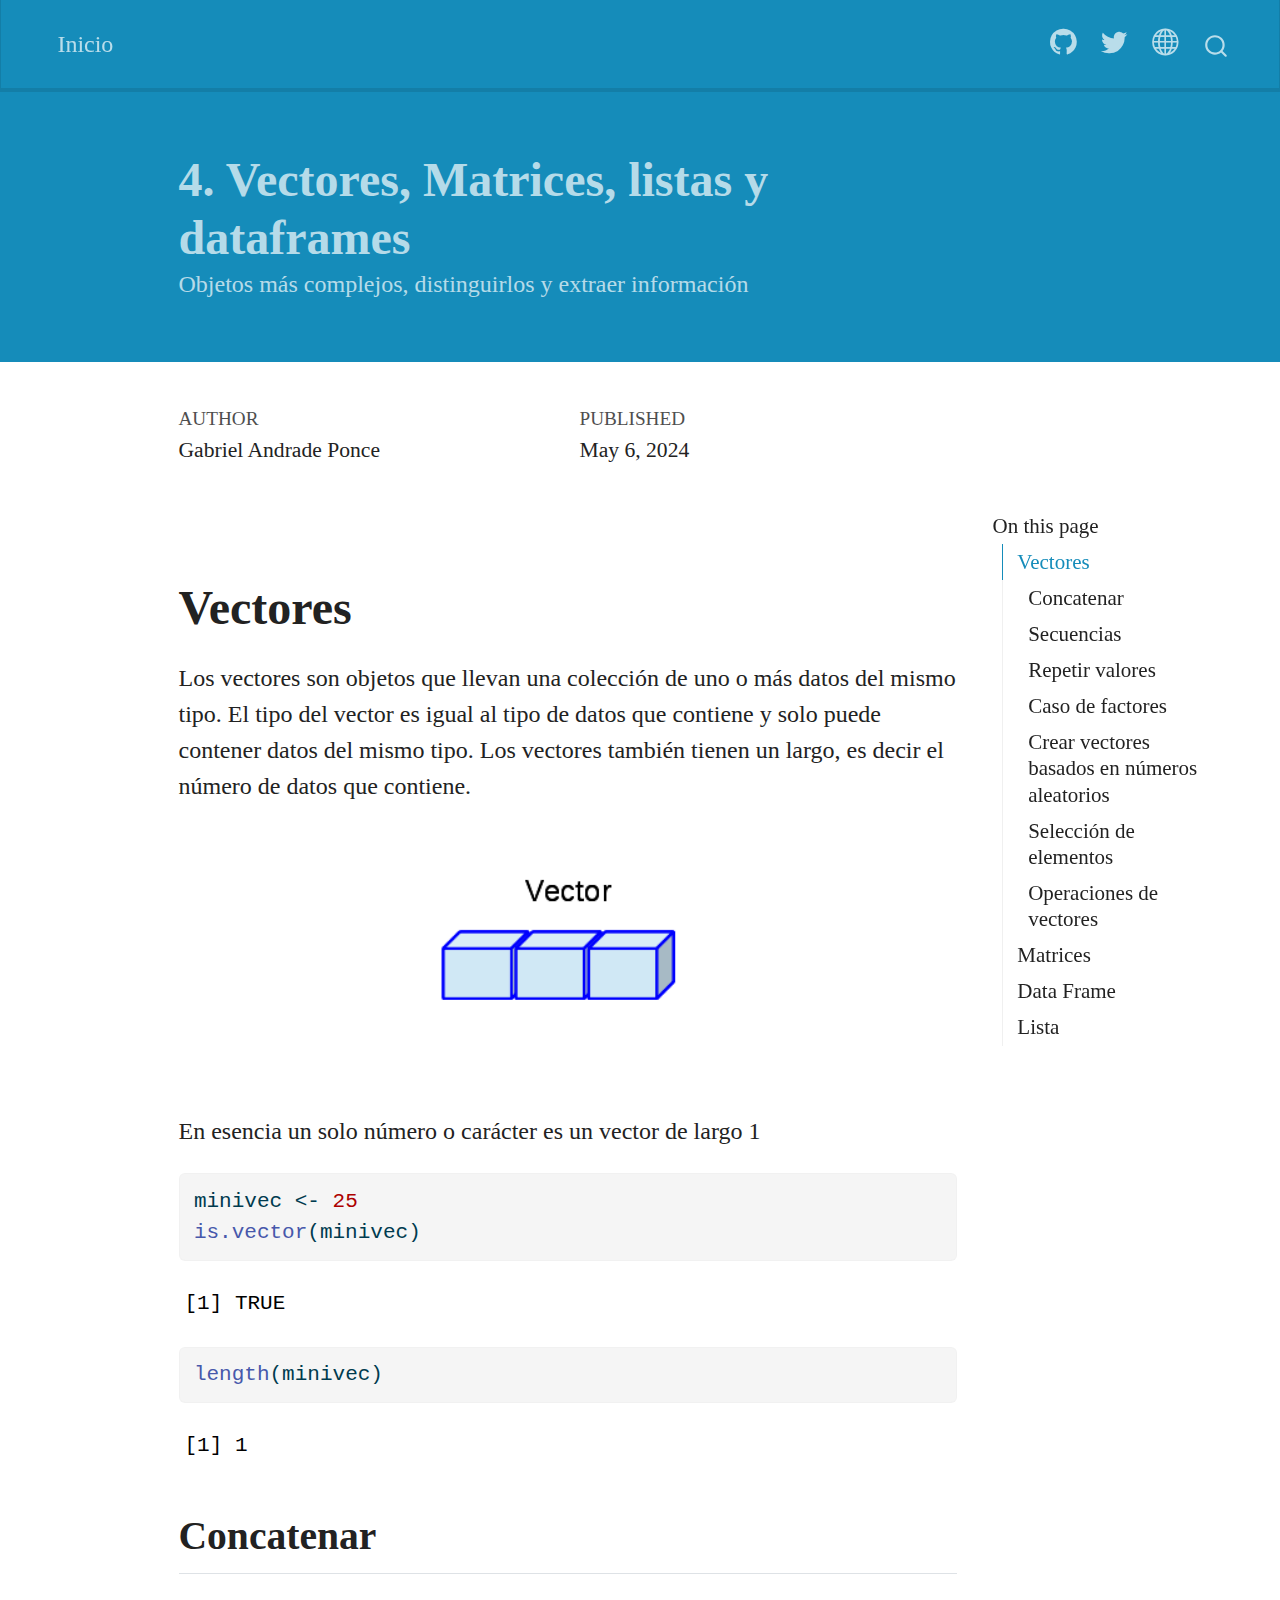
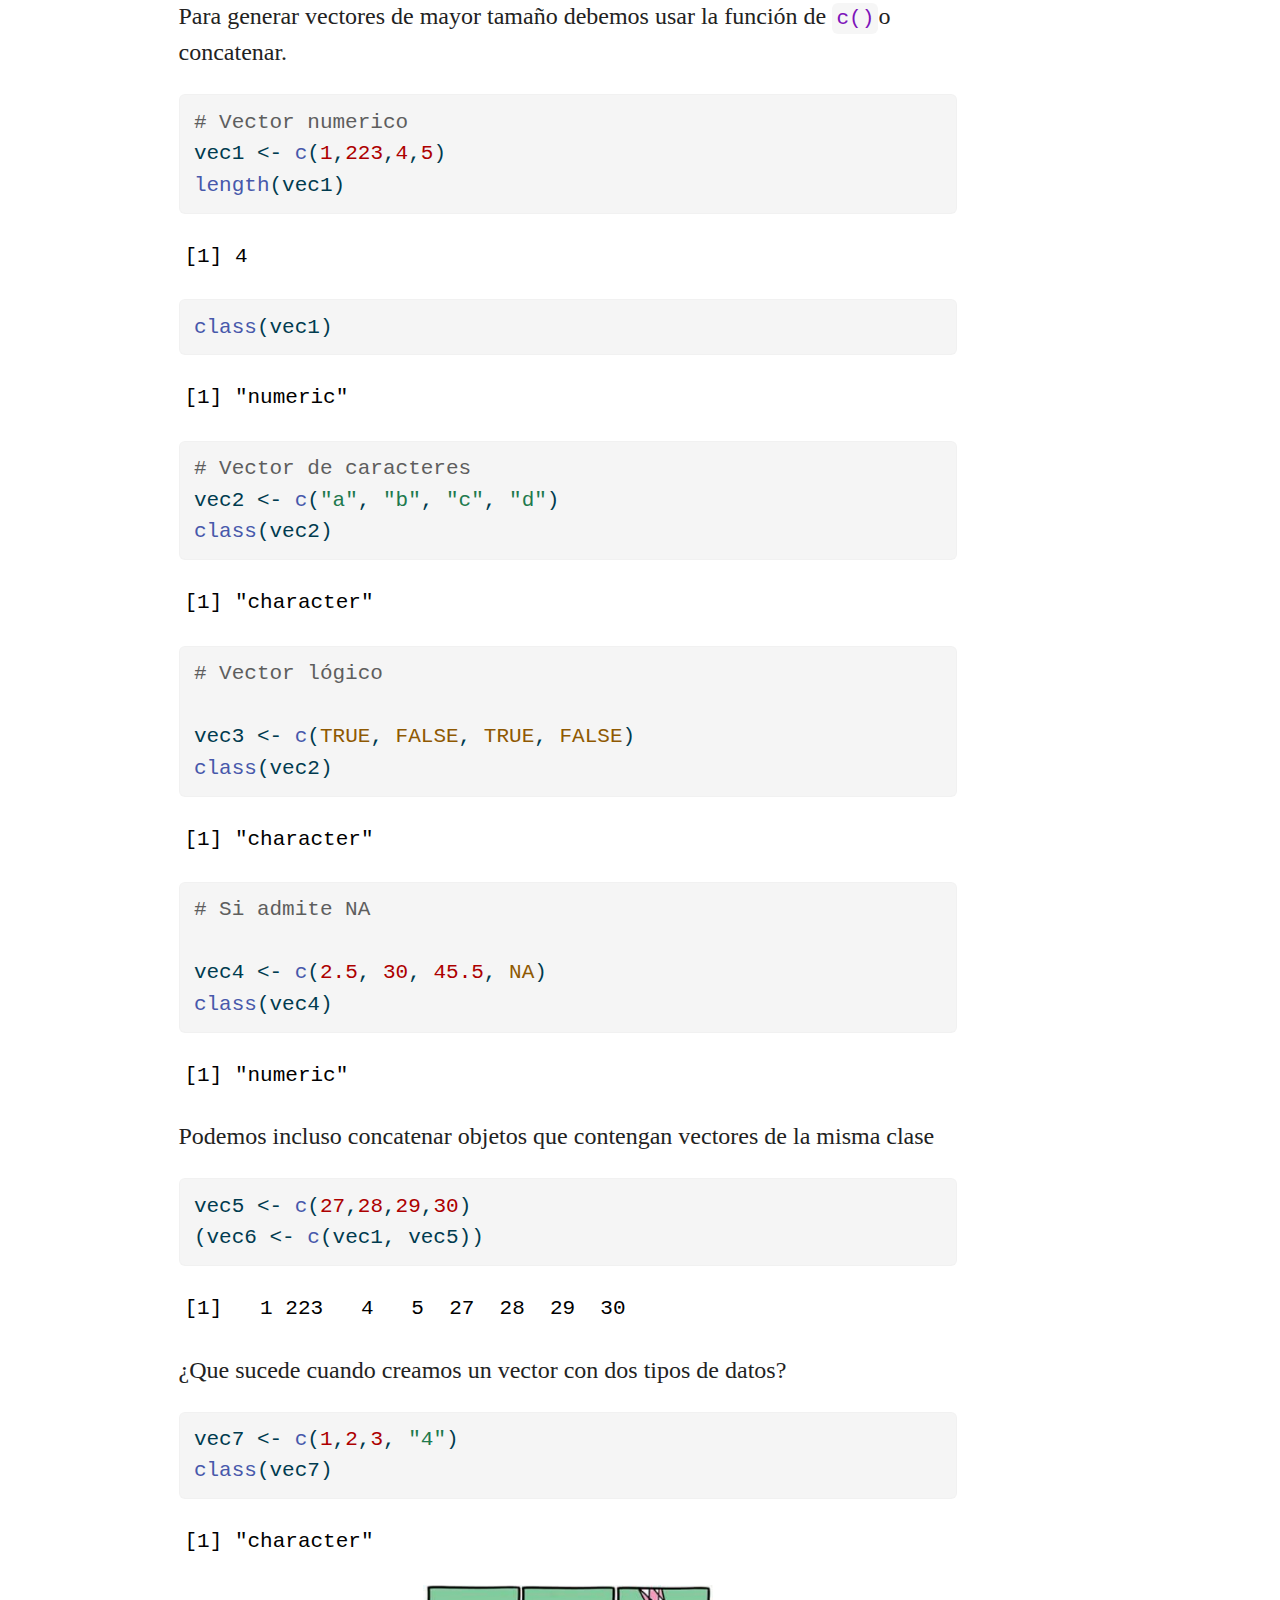
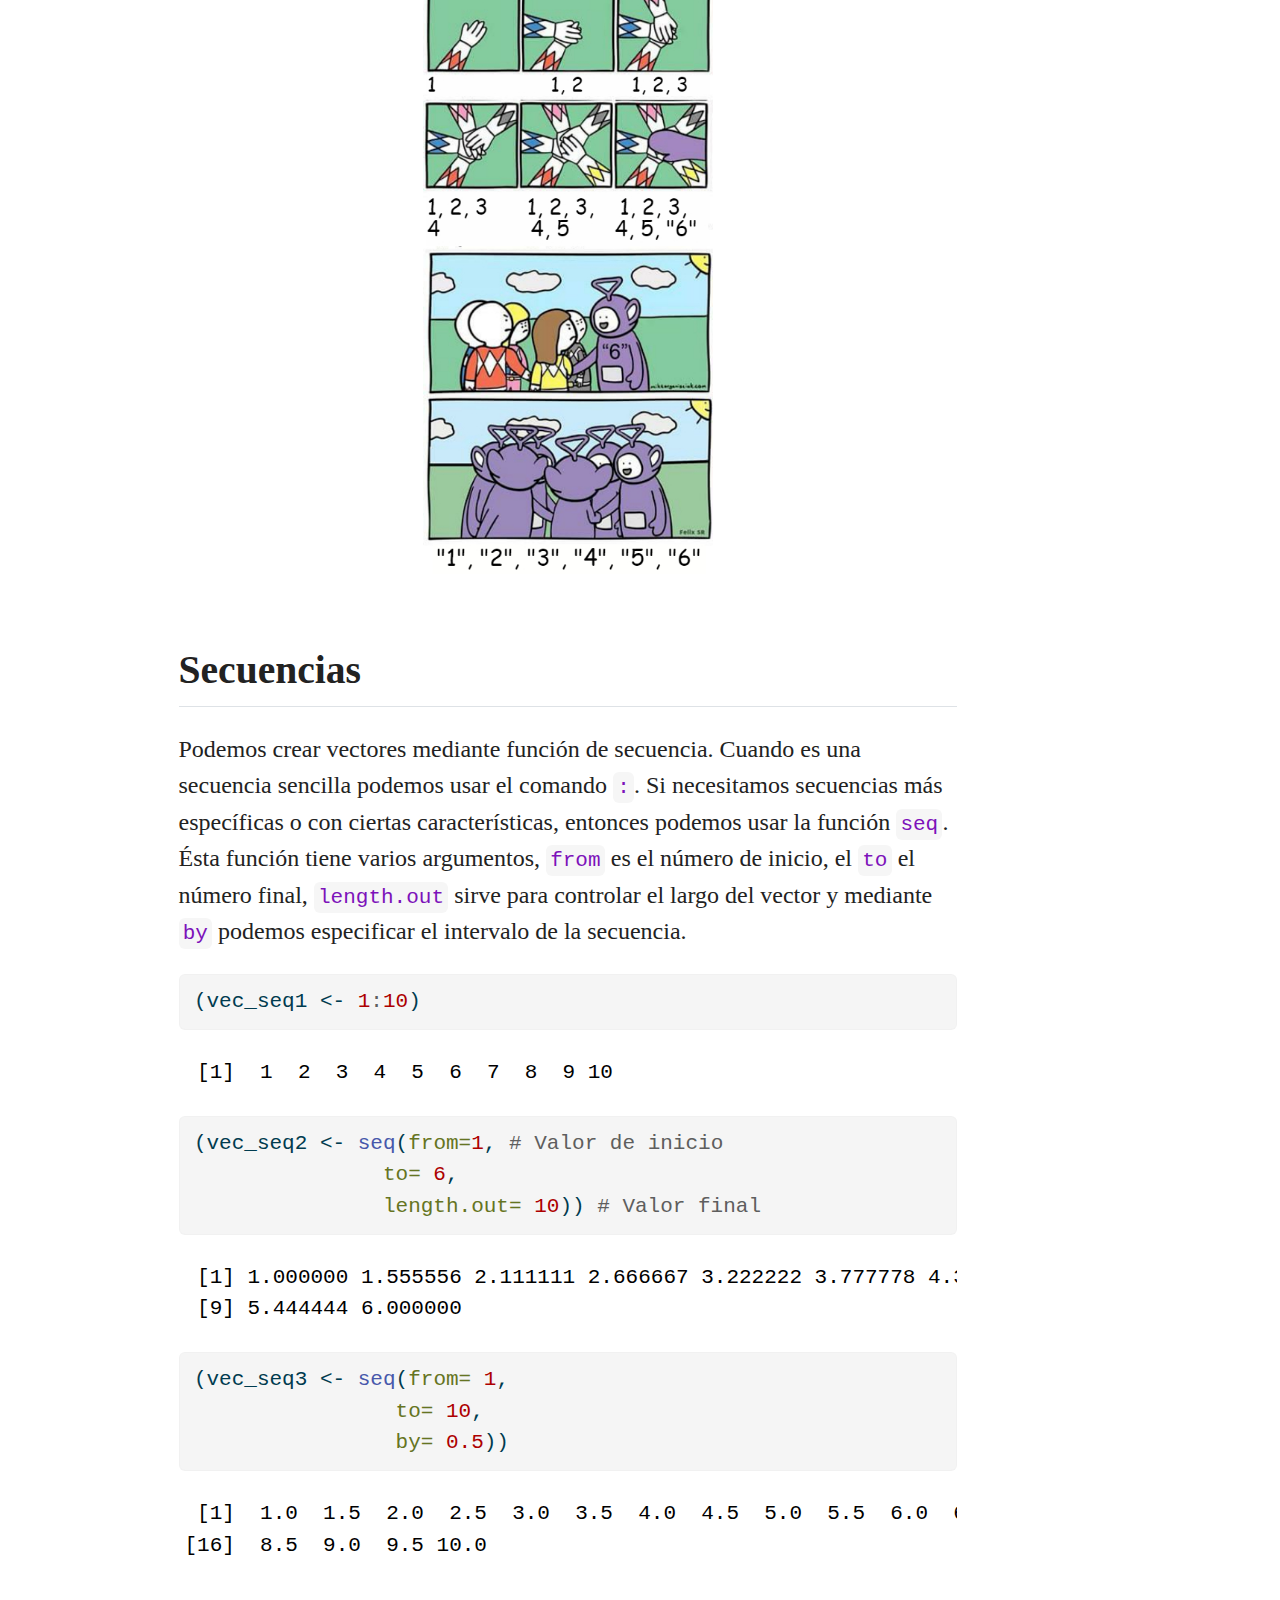
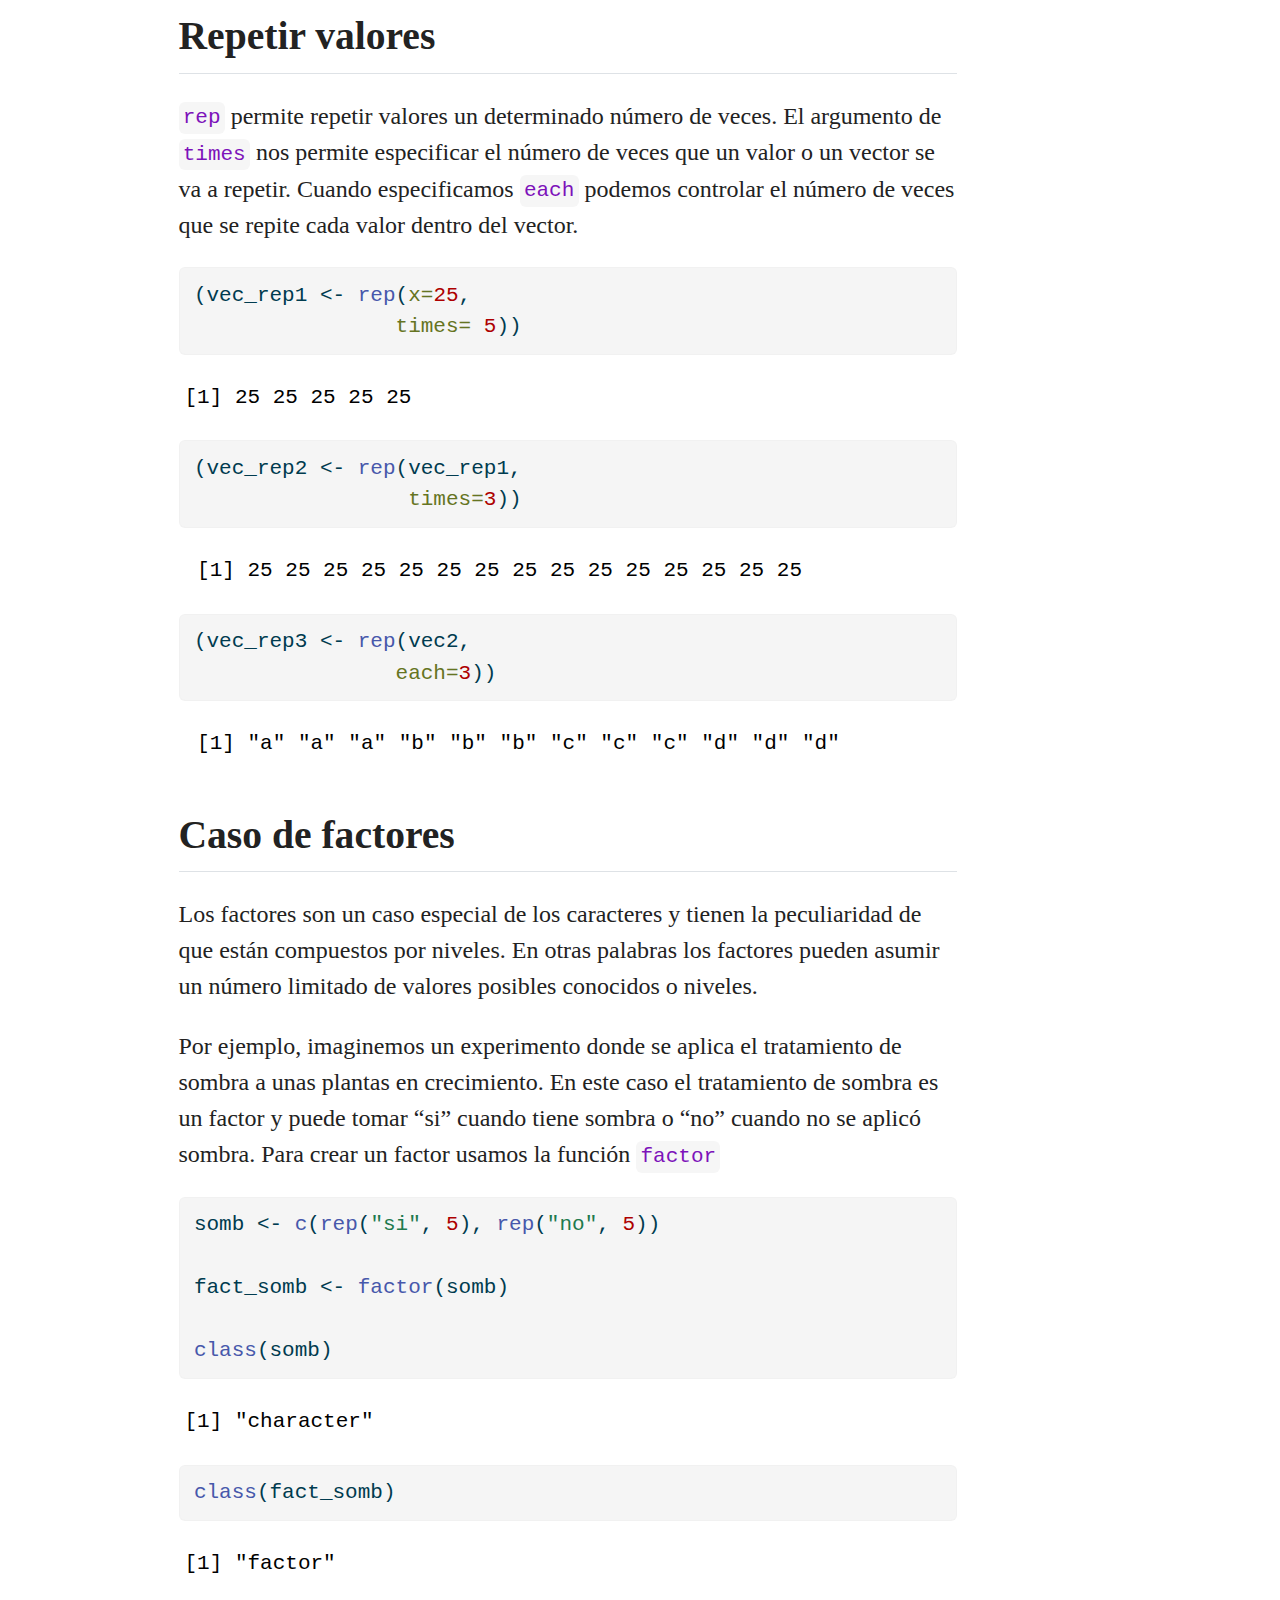
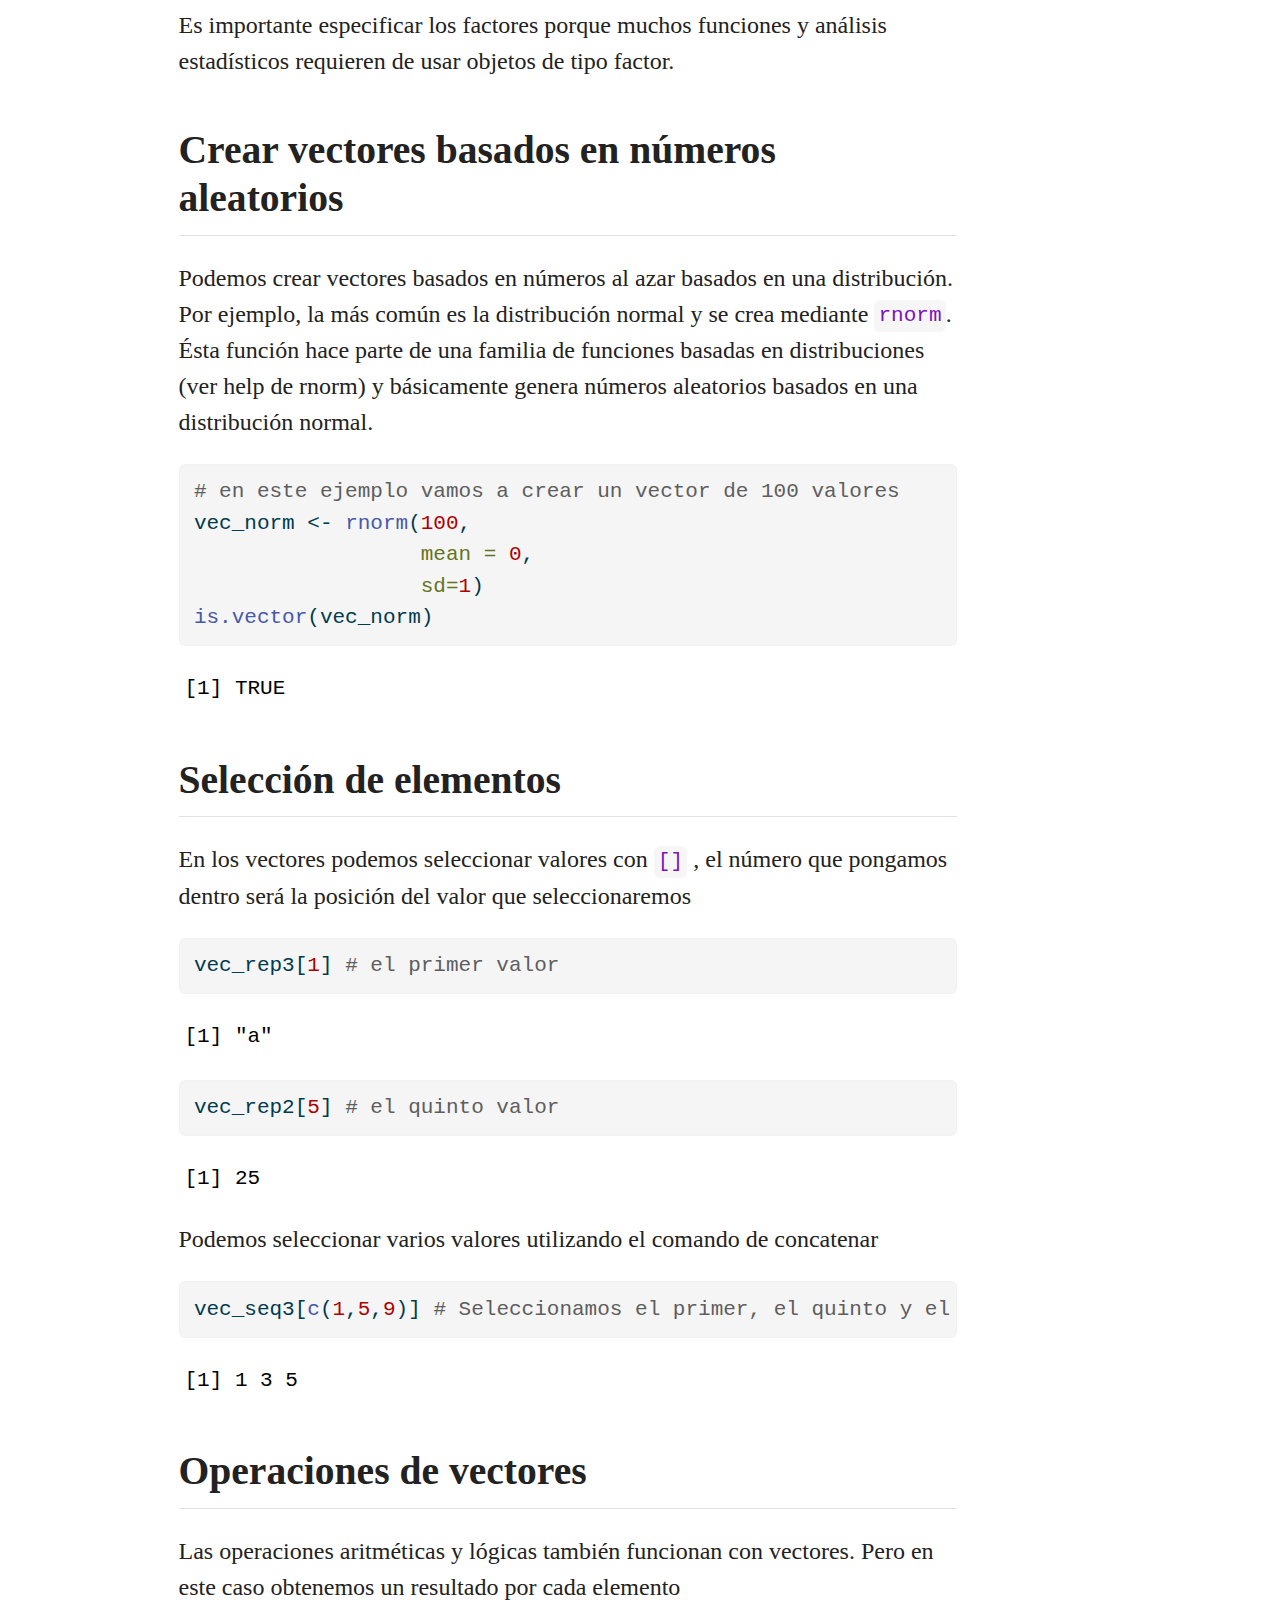
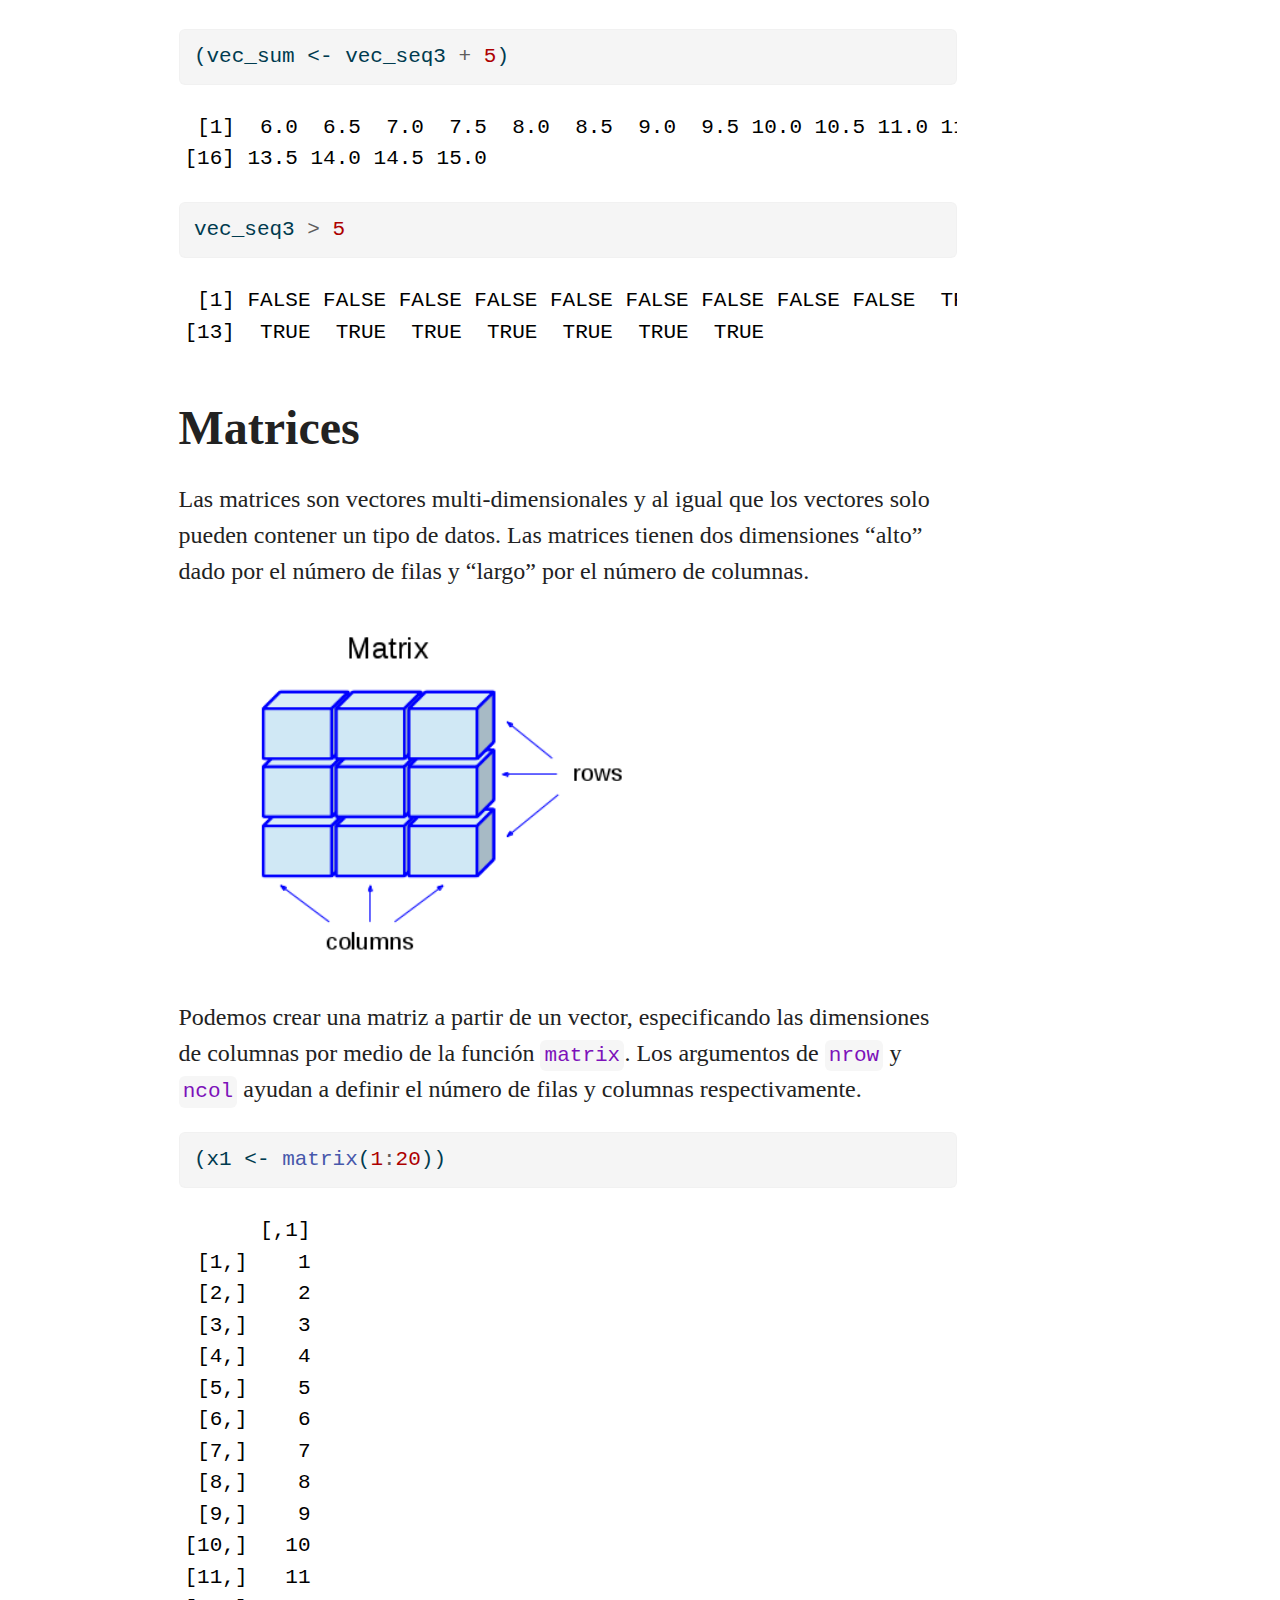
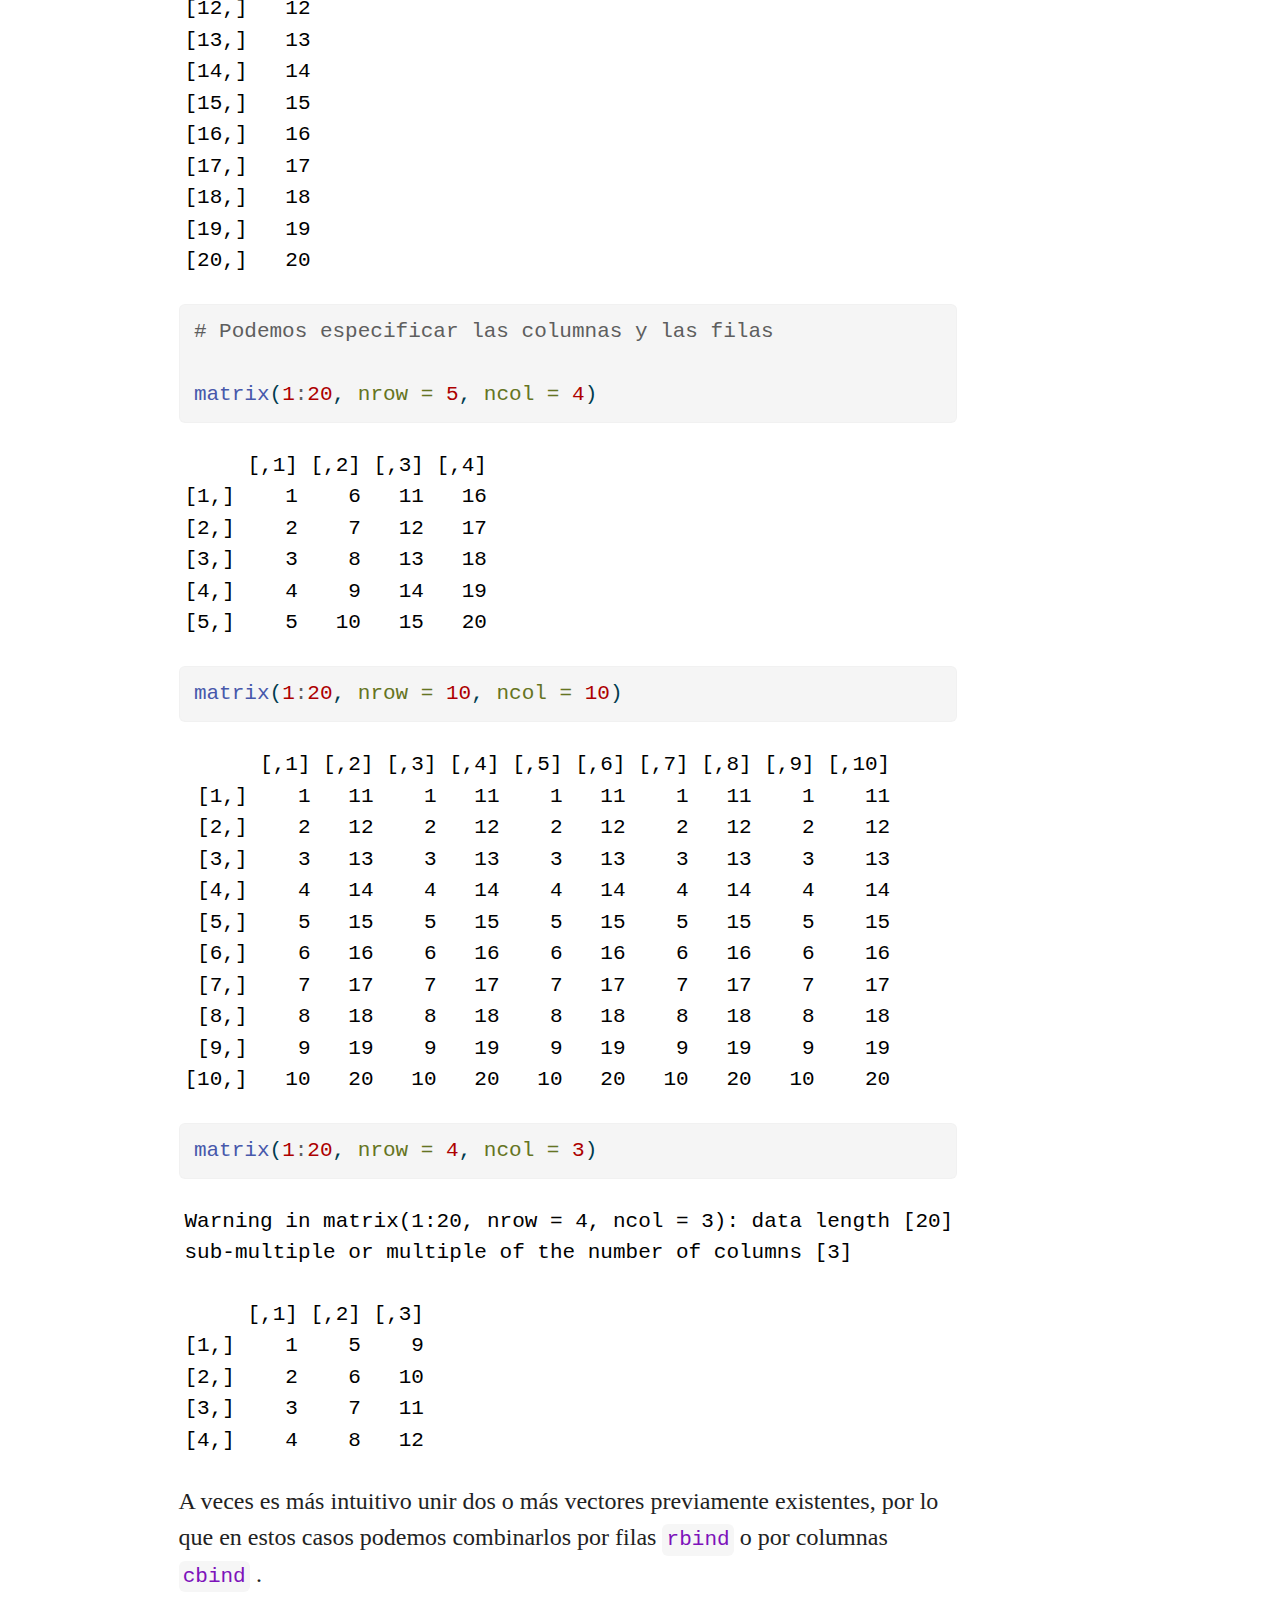
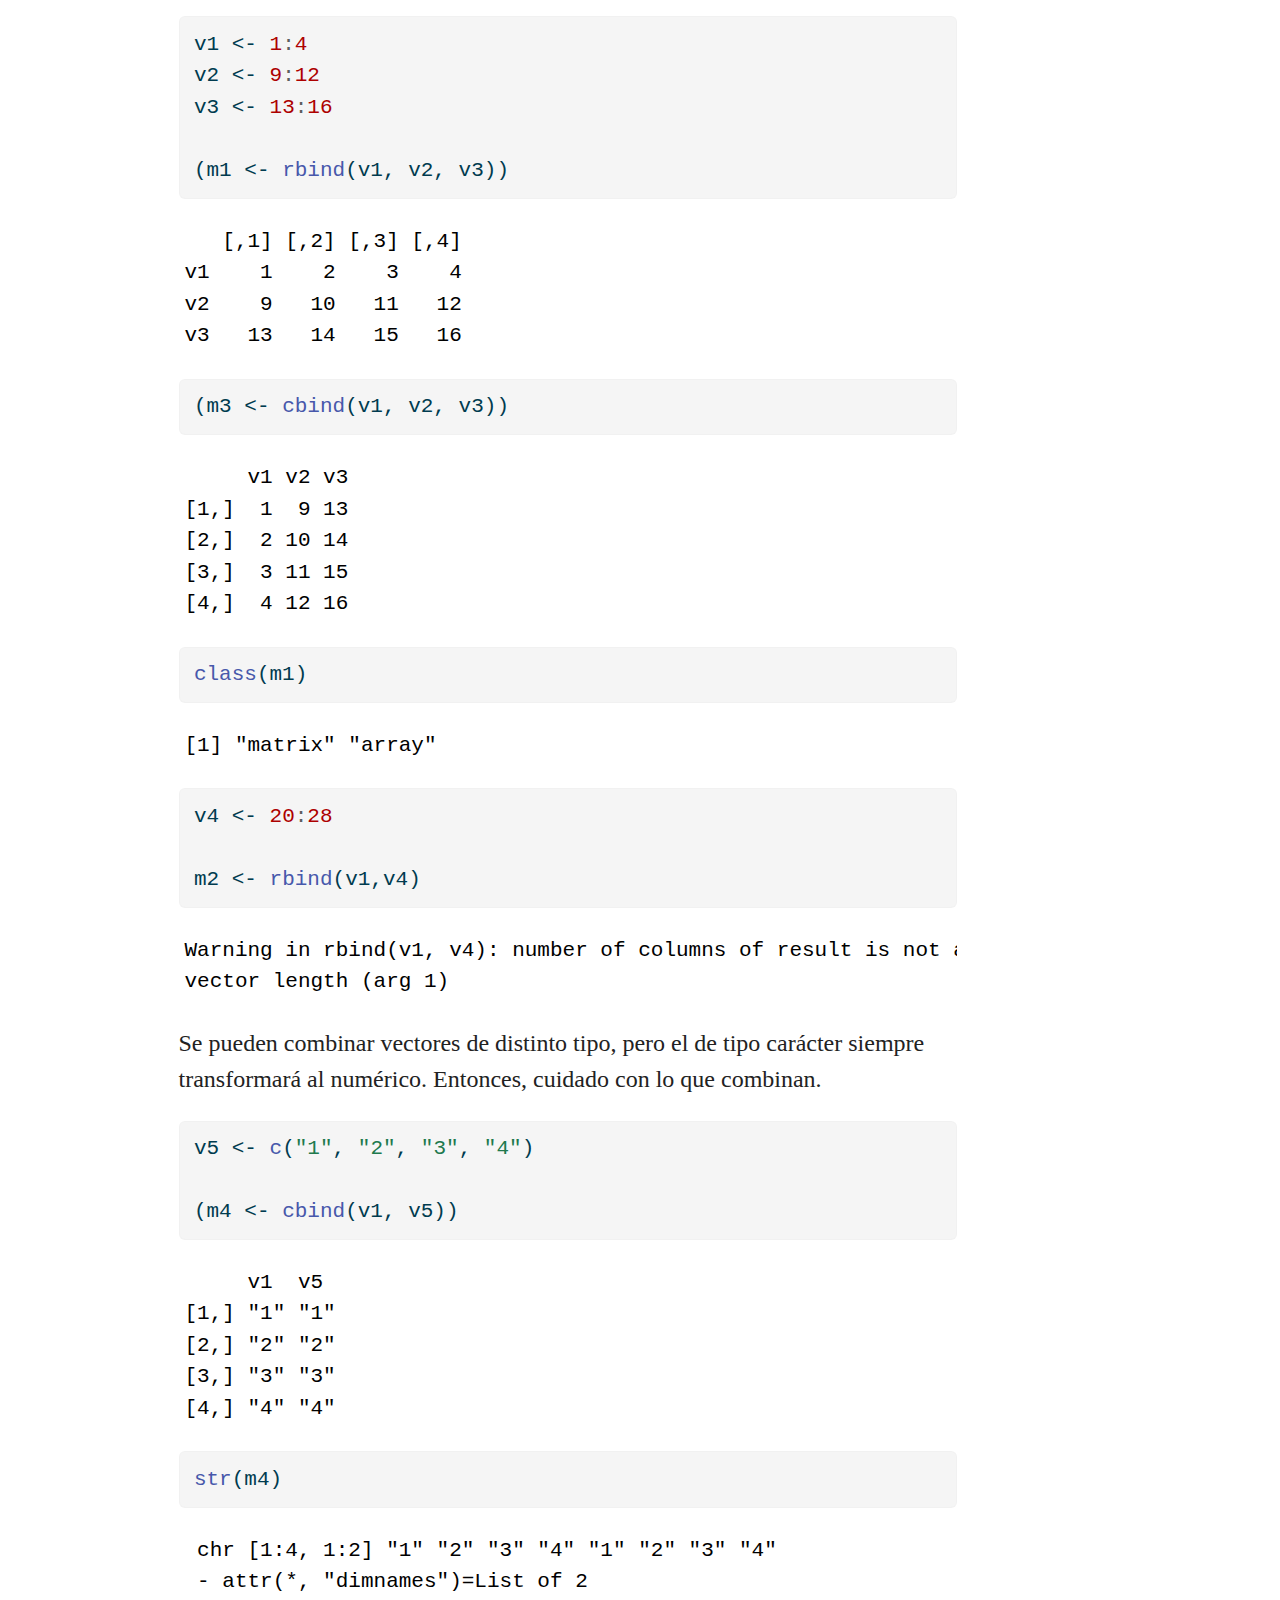
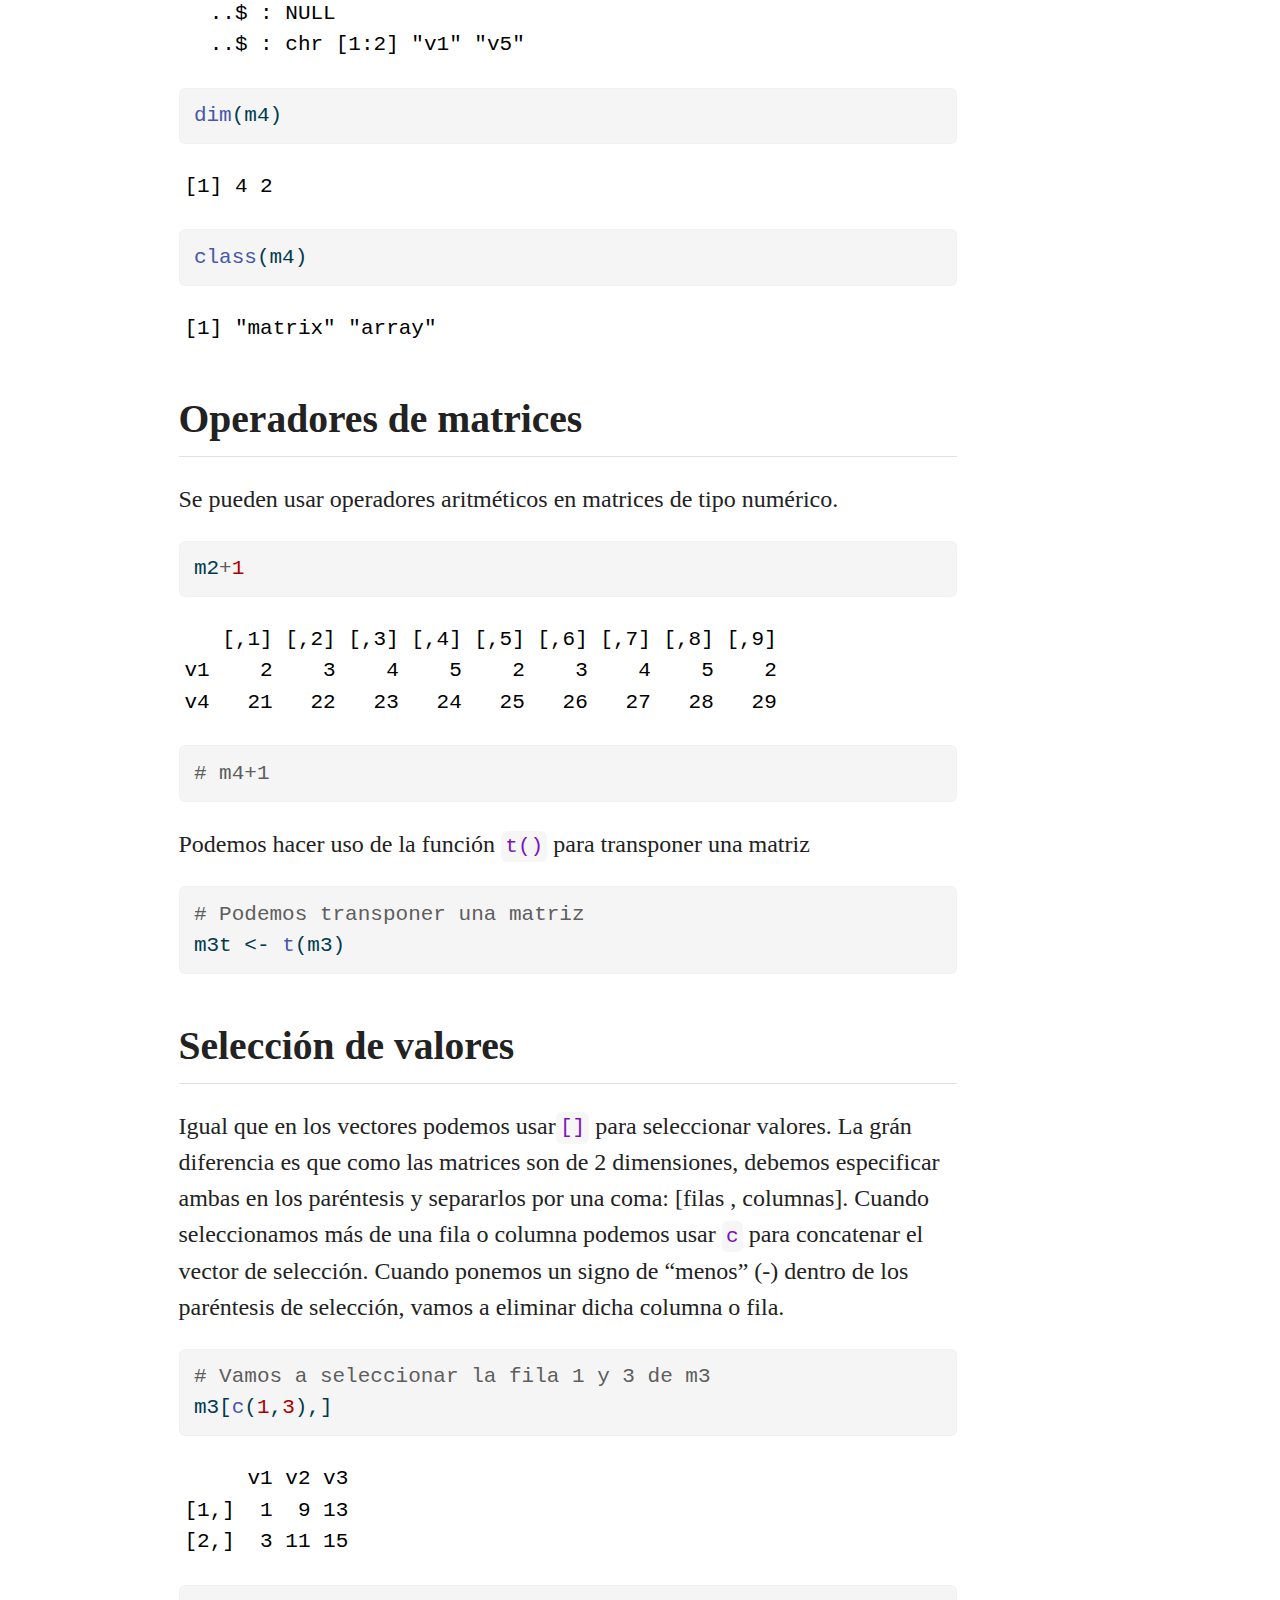
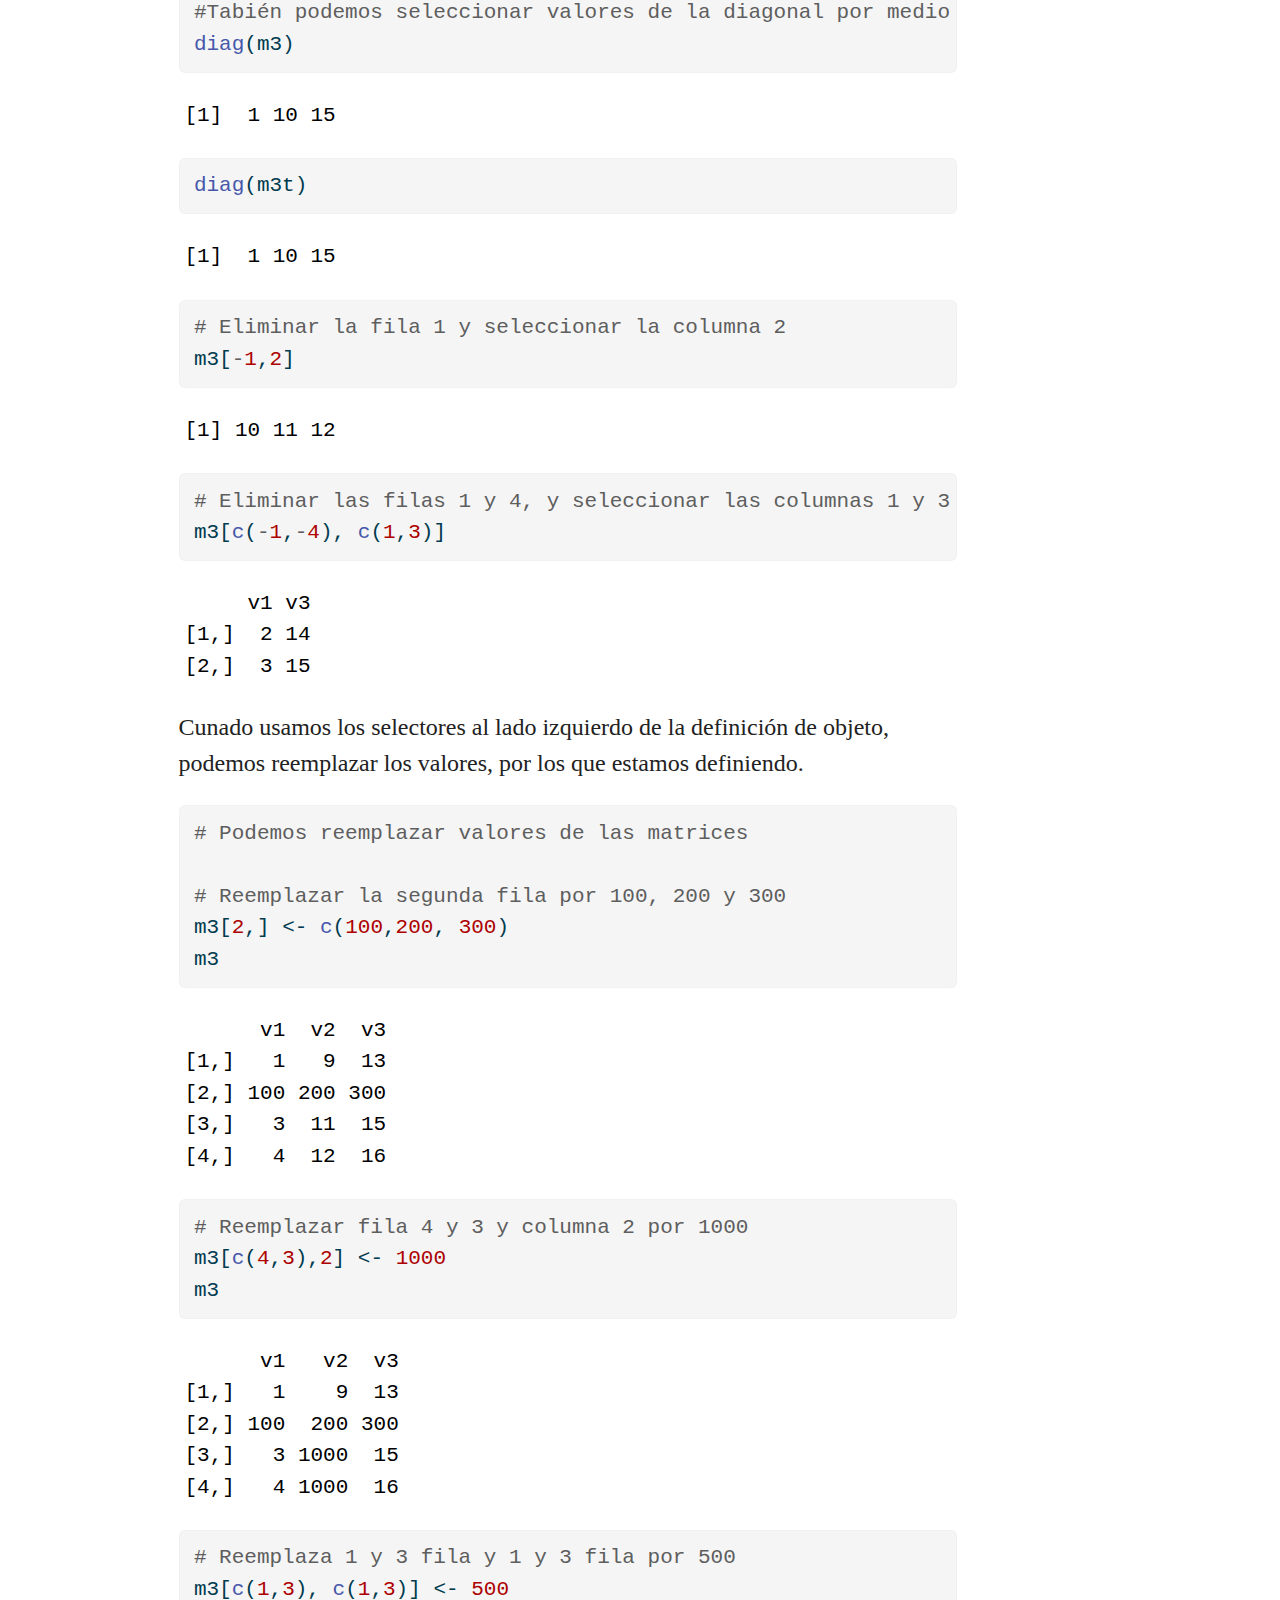
<file: docs/posts/Matriz lista dataframe/index.html>
<!DOCTYPE html>
<html xmlns="http://www.w3.org/1999/xhtml" lang="en" xml:lang="en"><head>

<meta charset="utf-8">
<meta name="generator" content="quarto-1.4.553">

<meta name="viewport" content="width=device-width, initial-scale=1.0, user-scalable=yes">

<meta name="author" content="Gabriel Andrade Ponce">
<meta name="dcterms.date" content="2024-05-06">
<meta name="description" content="Objetos más complejos, distinguirlos y extraer información">

<title>4. Vectores, Matrices, listas y dataframes</title>
<style>
code{white-space: pre-wrap;}
span.smallcaps{font-variant: small-caps;}
div.columns{display: flex; gap: min(4vw, 1.5em);}
div.column{flex: auto; overflow-x: auto;}
div.hanging-indent{margin-left: 1.5em; text-indent: -1.5em;}
ul.task-list{list-style: none;}
ul.task-list li input[type="checkbox"] {
  width: 0.8em;
  margin: 0 0.8em 0.2em -1em; /* quarto-specific, see https://github.com/quarto-dev/quarto-cli/issues/4556 */ 
  vertical-align: middle;
}
/* CSS for syntax highlighting */
pre > code.sourceCode { white-space: pre; position: relative; }
pre > code.sourceCode > span { line-height: 1.25; }
pre > code.sourceCode > span:empty { height: 1.2em; }
.sourceCode { overflow: visible; }
code.sourceCode > span { color: inherit; text-decoration: inherit; }
div.sourceCode { margin: 1em 0; }
pre.sourceCode { margin: 0; }
@media screen {
div.sourceCode { overflow: auto; }
}
@media print {
pre > code.sourceCode { white-space: pre-wrap; }
pre > code.sourceCode > span { text-indent: -5em; padding-left: 5em; }
}
pre.numberSource code
  { counter-reset: source-line 0; }
pre.numberSource code > span
  { position: relative; left: -4em; counter-increment: source-line; }
pre.numberSource code > span > a:first-child::before
  { content: counter(source-line);
    position: relative; left: -1em; text-align: right; vertical-align: baseline;
    border: none; display: inline-block;
    -webkit-touch-callout: none; -webkit-user-select: none;
    -khtml-user-select: none; -moz-user-select: none;
    -ms-user-select: none; user-select: none;
    padding: 0 4px; width: 4em;
  }
pre.numberSource { margin-left: 3em;  padding-left: 4px; }
div.sourceCode
  {   }
@media screen {
pre > code.sourceCode > span > a:first-child::before { text-decoration: underline; }
}
</style>


<script src="../../site_libs/quarto-nav/quarto-nav.js"></script>
<script src="../../site_libs/quarto-nav/headroom.min.js"></script>
<script src="../../site_libs/clipboard/clipboard.min.js"></script>
<script src="../../site_libs/quarto-search/autocomplete.umd.js"></script>
<script src="../../site_libs/quarto-search/fuse.min.js"></script>
<script src="../../site_libs/quarto-search/quarto-search.js"></script>
<meta name="quarto:offset" content="../../">
<script src="../../site_libs/quarto-html/quarto.js"></script>
<script src="../../site_libs/quarto-html/popper.min.js"></script>
<script src="../../site_libs/quarto-html/tippy.umd.min.js"></script>
<script src="../../site_libs/quarto-html/anchor.min.js"></script>
<link href="../../site_libs/quarto-html/tippy.css" rel="stylesheet">
<link href="../../site_libs/quarto-html/quarto-syntax-highlighting.css" rel="stylesheet" id="quarto-text-highlighting-styles">
<script src="../../site_libs/bootstrap/bootstrap.min.js"></script>
<link href="../../site_libs/bootstrap/bootstrap-icons.css" rel="stylesheet">
<link href="../../site_libs/bootstrap/bootstrap.min.css" rel="stylesheet" id="quarto-bootstrap" data-mode="light">
<script id="quarto-search-options" type="application/json">{
  "location": "navbar",
  "copy-button": false,
  "collapse-after": 3,
  "panel-placement": "end",
  "type": "overlay",
  "limit": 50,
  "keyboard-shortcut": [
    "f",
    "/",
    "s"
  ],
  "show-item-context": false,
  "language": {
    "search-no-results-text": "No results",
    "search-matching-documents-text": "matching documents",
    "search-copy-link-title": "Copy link to search",
    "search-hide-matches-text": "Hide additional matches",
    "search-more-match-text": "more match in this document",
    "search-more-matches-text": "more matches in this document",
    "search-clear-button-title": "Clear",
    "search-text-placeholder": "",
    "search-detached-cancel-button-title": "Cancel",
    "search-submit-button-title": "Submit",
    "search-label": "Search"
  }
}</script>
<link href="../../site_libs/htmltools-fill-0.5.8.1/fill.css" rel="stylesheet">

<script src="../../site_libs/htmlwidgets-1.6.4/htmlwidgets.js"></script>

<link href="../../site_libs/datatables-css-0.0.0/datatables-crosstalk.css" rel="stylesheet">

<script src="../../site_libs/datatables-binding-0.33/datatables.js"></script>

<script src="../../site_libs/jquery-3.6.0/jquery-3.6.0.min.js"></script>

<link href="../../site_libs/dt-core-1.13.6/css/jquery.dataTables.min.css" rel="stylesheet">

<link href="../../site_libs/dt-core-1.13.6/css/jquery.dataTables.extra.css" rel="stylesheet">

<script src="../../site_libs/dt-core-1.13.6/js/jquery.dataTables.min.js"></script>

<link href="../../site_libs/crosstalk-1.2.1/css/crosstalk.min.css" rel="stylesheet">

<script src="../../site_libs/crosstalk-1.2.1/js/crosstalk.min.js"></script>



<link rel="stylesheet" href="../../styles.css">
</head>

<body class="nav-fixed">

<div id="quarto-search-results"></div>
  <header id="quarto-header" class="headroom fixed-top quarto-banner">
    <nav class="navbar navbar-expand-lg " data-bs-theme="dark">
      <div class="navbar-container container-fluid">
            <div id="quarto-search" class="" title="Search"></div>
          <button class="navbar-toggler" type="button" data-bs-toggle="collapse" data-bs-target="#navbarCollapse" aria-controls="navbarCollapse" aria-expanded="false" aria-label="Toggle navigation" onclick="if (window.quartoToggleHeadroom) { window.quartoToggleHeadroom(); }">
  <span class="navbar-toggler-icon"></span>
</button>
          <div class="collapse navbar-collapse" id="navbarCollapse">
            <ul class="navbar-nav navbar-nav-scroll me-auto">
  <li class="nav-item">
    <a class="nav-link" href="../../index.html"> 
<span class="menu-text">Inicio</span></a>
  </li>  
</ul>
            <ul class="navbar-nav navbar-nav-scroll ms-auto">
  <li class="nav-item compact">
    <a class="nav-link" href="https://github.com/gpandradep"> <i class="bi bi-github" role="img">
</i> 
<span class="menu-text"></span></a>
  </li>  
  <li class="nav-item compact">
    <a class="nav-link" href="https://twitter.com/Gatorco_AP"> <i class="bi bi-twitter" role="img">
</i> 
<span class="menu-text"></span></a>
  </li>  
  <li class="nav-item compact">
    <a class="nav-link" href="https://gpandradep.github.io/gpandradep/"> <i class="bi bi-globe" role="img">
</i> 
<span class="menu-text"></span></a>
  </li>  
</ul>
          </div> <!-- /navcollapse -->
          <div class="quarto-navbar-tools">
</div>
      </div> <!-- /container-fluid -->
    </nav>
</header>
<!-- content -->
<header id="title-block-header" class="quarto-title-block default page-columns page-full">
  <div class="quarto-title-banner page-columns page-full">
    <div class="quarto-title column-body">
      <h1 class="title">4. Vectores, Matrices, listas y dataframes</h1>
                  <div>
        <div class="description">
          Objetos más complejos, distinguirlos y extraer información
        </div>
      </div>
                </div>
  </div>
    
  
  <div class="quarto-title-meta">

      <div>
      <div class="quarto-title-meta-heading">Author</div>
      <div class="quarto-title-meta-contents">
               <p>Gabriel Andrade Ponce </p>
            </div>
    </div>
      
      <div>
      <div class="quarto-title-meta-heading">Published</div>
      <div class="quarto-title-meta-contents">
        <p class="date">May 6, 2024</p>
      </div>
    </div>
    
      
    </div>
    
  
  </header><div id="quarto-content" class="quarto-container page-columns page-rows-contents page-layout-article page-navbar">
<!-- sidebar -->
<!-- margin-sidebar -->
    <div id="quarto-margin-sidebar" class="sidebar margin-sidebar">
        <nav id="TOC" role="doc-toc" class="toc-active">
    <h2 id="toc-title">On this page</h2>
   
  <ul>
  <li><a href="#vectores" id="toc-vectores" class="nav-link active" data-scroll-target="#vectores">Vectores</a>
  <ul class="collapse">
  <li><a href="#concatenar" id="toc-concatenar" class="nav-link" data-scroll-target="#concatenar">Concatenar</a></li>
  <li><a href="#secuencias" id="toc-secuencias" class="nav-link" data-scroll-target="#secuencias">Secuencias</a></li>
  <li><a href="#repetir-valores" id="toc-repetir-valores" class="nav-link" data-scroll-target="#repetir-valores">Repetir valores</a></li>
  <li><a href="#caso-de-factores" id="toc-caso-de-factores" class="nav-link" data-scroll-target="#caso-de-factores">Caso de factores</a></li>
  <li><a href="#crear-vectores-basados-en-números-aleatorios" id="toc-crear-vectores-basados-en-números-aleatorios" class="nav-link" data-scroll-target="#crear-vectores-basados-en-números-aleatorios">Crear vectores basados en números aleatorios</a></li>
  <li><a href="#selección-de-elementos" id="toc-selección-de-elementos" class="nav-link" data-scroll-target="#selección-de-elementos">Selección de elementos</a></li>
  <li><a href="#operaciones-de-vectores" id="toc-operaciones-de-vectores" class="nav-link" data-scroll-target="#operaciones-de-vectores">Operaciones de vectores</a></li>
  </ul></li>
  <li><a href="#matrices" id="toc-matrices" class="nav-link" data-scroll-target="#matrices">Matrices</a>
  <ul class="collapse">
  <li><a href="#operadores-de-matrices" id="toc-operadores-de-matrices" class="nav-link" data-scroll-target="#operadores-de-matrices">Operadores de matrices</a></li>
  <li><a href="#selección-de-valores" id="toc-selección-de-valores" class="nav-link" data-scroll-target="#selección-de-valores">Selección de valores</a></li>
  <li><a href="#array" id="toc-array" class="nav-link" data-scroll-target="#array">Array</a></li>
  </ul></li>
  <li><a href="#data-frame" id="toc-data-frame" class="nav-link" data-scroll-target="#data-frame">Data Frame</a>
  <ul class="collapse">
  <li><a href="#seleccionar-en-data-frame" id="toc-seleccionar-en-data-frame" class="nav-link" data-scroll-target="#seleccionar-en-data-frame">Seleccionar en data frame</a></li>
  </ul></li>
  <li><a href="#lista" id="toc-lista" class="nav-link" data-scroll-target="#lista">Lista</a></li>
  </ul>
</nav>
    </div>
<!-- main -->
<main class="content quarto-banner-title-block" id="quarto-document-content">





<section id="vectores" class="level1">
<h1>Vectores</h1>
<p>Los vectores son objetos que llevan una colección de uno o más datos del mismo tipo. El tipo del vector es igual al tipo de datos que contiene y solo puede contener datos del mismo tipo. Los vectores también tienen un largo, es decir el número de datos que contiene.</p>
<div class="quarto-figure quarto-figure-center">
<figure class="figure">
<p><img src="vectors.png" class="img-fluid quarto-figure quarto-figure-center figure-img"></p>
</figure>
</div>
<p>En esencia un solo número o carácter es un vector de largo 1</p>
<div class="cell">
<div class="sourceCode cell-code" id="cb1"><pre class="sourceCode r code-with-copy"><code class="sourceCode r"><span id="cb1-1"><a href="#cb1-1" aria-hidden="true" tabindex="-1"></a>minivec <span class="ot">&lt;-</span> <span class="dv">25</span></span>
<span id="cb1-2"><a href="#cb1-2" aria-hidden="true" tabindex="-1"></a><span class="fu">is.vector</span>(minivec)</span></code><button title="Copy to Clipboard" class="code-copy-button"><i class="bi"></i></button></pre></div>
<div class="cell-output cell-output-stdout">
<pre><code>[1] TRUE</code></pre>
</div>
<div class="sourceCode cell-code" id="cb3"><pre class="sourceCode r code-with-copy"><code class="sourceCode r"><span id="cb3-1"><a href="#cb3-1" aria-hidden="true" tabindex="-1"></a><span class="fu">length</span>(minivec)</span></code><button title="Copy to Clipboard" class="code-copy-button"><i class="bi"></i></button></pre></div>
<div class="cell-output cell-output-stdout">
<pre><code>[1] 1</code></pre>
</div>
</div>
<section id="concatenar" class="level2">
<h2 class="anchored" data-anchor-id="concatenar">Concatenar</h2>
<p>Para generar vectores de mayor tamaño debemos usar la función de <code>c()</code>o concatenar.</p>
<div class="cell">
<div class="sourceCode cell-code" id="cb5"><pre class="sourceCode r code-with-copy"><code class="sourceCode r"><span id="cb5-1"><a href="#cb5-1" aria-hidden="true" tabindex="-1"></a><span class="co"># Vector numerico</span></span>
<span id="cb5-2"><a href="#cb5-2" aria-hidden="true" tabindex="-1"></a>vec1 <span class="ot">&lt;-</span> <span class="fu">c</span>(<span class="dv">1</span>,<span class="dv">223</span>,<span class="dv">4</span>,<span class="dv">5</span>)</span>
<span id="cb5-3"><a href="#cb5-3" aria-hidden="true" tabindex="-1"></a><span class="fu">length</span>(vec1)</span></code><button title="Copy to Clipboard" class="code-copy-button"><i class="bi"></i></button></pre></div>
<div class="cell-output cell-output-stdout">
<pre><code>[1] 4</code></pre>
</div>
<div class="sourceCode cell-code" id="cb7"><pre class="sourceCode r code-with-copy"><code class="sourceCode r"><span id="cb7-1"><a href="#cb7-1" aria-hidden="true" tabindex="-1"></a><span class="fu">class</span>(vec1)</span></code><button title="Copy to Clipboard" class="code-copy-button"><i class="bi"></i></button></pre></div>
<div class="cell-output cell-output-stdout">
<pre><code>[1] "numeric"</code></pre>
</div>
<div class="sourceCode cell-code" id="cb9"><pre class="sourceCode r code-with-copy"><code class="sourceCode r"><span id="cb9-1"><a href="#cb9-1" aria-hidden="true" tabindex="-1"></a><span class="co"># Vector de caracteres</span></span>
<span id="cb9-2"><a href="#cb9-2" aria-hidden="true" tabindex="-1"></a>vec2 <span class="ot">&lt;-</span> <span class="fu">c</span>(<span class="st">"a"</span>, <span class="st">"b"</span>, <span class="st">"c"</span>, <span class="st">"d"</span>)</span>
<span id="cb9-3"><a href="#cb9-3" aria-hidden="true" tabindex="-1"></a><span class="fu">class</span>(vec2)</span></code><button title="Copy to Clipboard" class="code-copy-button"><i class="bi"></i></button></pre></div>
<div class="cell-output cell-output-stdout">
<pre><code>[1] "character"</code></pre>
</div>
<div class="sourceCode cell-code" id="cb11"><pre class="sourceCode r code-with-copy"><code class="sourceCode r"><span id="cb11-1"><a href="#cb11-1" aria-hidden="true" tabindex="-1"></a><span class="co"># Vector lógico</span></span>
<span id="cb11-2"><a href="#cb11-2" aria-hidden="true" tabindex="-1"></a></span>
<span id="cb11-3"><a href="#cb11-3" aria-hidden="true" tabindex="-1"></a>vec3 <span class="ot">&lt;-</span> <span class="fu">c</span>(<span class="cn">TRUE</span>, <span class="cn">FALSE</span>, <span class="cn">TRUE</span>, <span class="cn">FALSE</span>)</span>
<span id="cb11-4"><a href="#cb11-4" aria-hidden="true" tabindex="-1"></a><span class="fu">class</span>(vec2)</span></code><button title="Copy to Clipboard" class="code-copy-button"><i class="bi"></i></button></pre></div>
<div class="cell-output cell-output-stdout">
<pre><code>[1] "character"</code></pre>
</div>
<div class="sourceCode cell-code" id="cb13"><pre class="sourceCode r code-with-copy"><code class="sourceCode r"><span id="cb13-1"><a href="#cb13-1" aria-hidden="true" tabindex="-1"></a><span class="co"># Si admite NA</span></span>
<span id="cb13-2"><a href="#cb13-2" aria-hidden="true" tabindex="-1"></a></span>
<span id="cb13-3"><a href="#cb13-3" aria-hidden="true" tabindex="-1"></a>vec4 <span class="ot">&lt;-</span> <span class="fu">c</span>(<span class="fl">2.5</span>, <span class="dv">30</span>, <span class="fl">45.5</span>, <span class="cn">NA</span>)</span>
<span id="cb13-4"><a href="#cb13-4" aria-hidden="true" tabindex="-1"></a><span class="fu">class</span>(vec4)</span></code><button title="Copy to Clipboard" class="code-copy-button"><i class="bi"></i></button></pre></div>
<div class="cell-output cell-output-stdout">
<pre><code>[1] "numeric"</code></pre>
</div>
</div>
<p>Podemos incluso concatenar objetos que contengan vectores de la misma clase</p>
<div class="cell">
<div class="sourceCode cell-code" id="cb15"><pre class="sourceCode r code-with-copy"><code class="sourceCode r"><span id="cb15-1"><a href="#cb15-1" aria-hidden="true" tabindex="-1"></a>vec5 <span class="ot">&lt;-</span> <span class="fu">c</span>(<span class="dv">27</span>,<span class="dv">28</span>,<span class="dv">29</span>,<span class="dv">30</span>)</span>
<span id="cb15-2"><a href="#cb15-2" aria-hidden="true" tabindex="-1"></a>(vec6 <span class="ot">&lt;-</span> <span class="fu">c</span>(vec1, vec5))</span></code><button title="Copy to Clipboard" class="code-copy-button"><i class="bi"></i></button></pre></div>
<div class="cell-output cell-output-stdout">
<pre><code>[1]   1 223   4   5  27  28  29  30</code></pre>
</div>
</div>
<p>¿Que sucede cuando creamos un vector con dos tipos de datos?</p>
<div class="cell">
<div class="sourceCode cell-code" id="cb17"><pre class="sourceCode r code-with-copy"><code class="sourceCode r"><span id="cb17-1"><a href="#cb17-1" aria-hidden="true" tabindex="-1"></a>vec7 <span class="ot">&lt;-</span> <span class="fu">c</span>(<span class="dv">1</span>,<span class="dv">2</span>,<span class="dv">3</span>, <span class="st">"4"</span>)</span>
<span id="cb17-2"><a href="#cb17-2" aria-hidden="true" tabindex="-1"></a><span class="fu">class</span>(vec7)</span></code><button title="Copy to Clipboard" class="code-copy-button"><i class="bi"></i></button></pre></div>
<div class="cell-output cell-output-stdout">
<pre><code>[1] "character"</code></pre>
</div>
</div>
<div class="quarto-figure quarto-figure-center">
<figure class="figure">
<p><img src="../..\posts/Ayuda R/teletubo.png" class="img-fluid quarto-figure quarto-figure-center figure-img" width="290"></p>
</figure>
</div>
</section>
<section id="secuencias" class="level2">
<h2 class="anchored" data-anchor-id="secuencias">Secuencias</h2>
<p>Podemos crear vectores mediante función de secuencia. Cuando es una secuencia sencilla podemos usar el comando <code>:</code>. Si necesitamos secuencias más específicas o con ciertas características, entonces podemos usar la función <code>seq</code>. Ésta función tiene varios argumentos, <code>from</code> es el número de inicio, el <code>to</code> el número final, <code>length.out</code> sirve para controlar el largo del vector y mediante <code>by</code> podemos especificar el intervalo de la secuencia.</p>
<div class="cell">
<div class="sourceCode cell-code" id="cb19"><pre class="sourceCode r code-with-copy"><code class="sourceCode r"><span id="cb19-1"><a href="#cb19-1" aria-hidden="true" tabindex="-1"></a>(vec_seq1 <span class="ot">&lt;-</span> <span class="dv">1</span><span class="sc">:</span><span class="dv">10</span>)</span></code><button title="Copy to Clipboard" class="code-copy-button"><i class="bi"></i></button></pre></div>
<div class="cell-output cell-output-stdout">
<pre><code> [1]  1  2  3  4  5  6  7  8  9 10</code></pre>
</div>
<div class="sourceCode cell-code" id="cb21"><pre class="sourceCode r code-with-copy"><code class="sourceCode r"><span id="cb21-1"><a href="#cb21-1" aria-hidden="true" tabindex="-1"></a>(vec_seq2 <span class="ot">&lt;-</span> <span class="fu">seq</span>(<span class="at">from=</span><span class="dv">1</span>, <span class="co"># Valor de inicio</span></span>
<span id="cb21-2"><a href="#cb21-2" aria-hidden="true" tabindex="-1"></a>               <span class="at">to=</span> <span class="dv">6</span>,</span>
<span id="cb21-3"><a href="#cb21-3" aria-hidden="true" tabindex="-1"></a>               <span class="at">length.out=</span> <span class="dv">10</span>)) <span class="co"># Valor final</span></span></code><button title="Copy to Clipboard" class="code-copy-button"><i class="bi"></i></button></pre></div>
<div class="cell-output cell-output-stdout">
<pre><code> [1] 1.000000 1.555556 2.111111 2.666667 3.222222 3.777778 4.333333 4.888889
 [9] 5.444444 6.000000</code></pre>
</div>
<div class="sourceCode cell-code" id="cb23"><pre class="sourceCode r code-with-copy"><code class="sourceCode r"><span id="cb23-1"><a href="#cb23-1" aria-hidden="true" tabindex="-1"></a>(vec_seq3 <span class="ot">&lt;-</span> <span class="fu">seq</span>(<span class="at">from=</span> <span class="dv">1</span>,</span>
<span id="cb23-2"><a href="#cb23-2" aria-hidden="true" tabindex="-1"></a>                <span class="at">to=</span> <span class="dv">10</span>,</span>
<span id="cb23-3"><a href="#cb23-3" aria-hidden="true" tabindex="-1"></a>                <span class="at">by=</span> <span class="fl">0.5</span>))</span></code><button title="Copy to Clipboard" class="code-copy-button"><i class="bi"></i></button></pre></div>
<div class="cell-output cell-output-stdout">
<pre><code> [1]  1.0  1.5  2.0  2.5  3.0  3.5  4.0  4.5  5.0  5.5  6.0  6.5  7.0  7.5  8.0
[16]  8.5  9.0  9.5 10.0</code></pre>
</div>
</div>
</section>
<section id="repetir-valores" class="level2">
<h2 class="anchored" data-anchor-id="repetir-valores">Repetir valores</h2>
<p><code>rep</code> permite repetir valores un determinado número de veces. El argumento de <code>times</code> nos permite especificar el número de veces que un valor o un vector se va a repetir. Cuando especificamos <code>each</code> podemos controlar el número de veces que se repite cada valor dentro del vector.</p>
<div class="cell">
<div class="sourceCode cell-code" id="cb25"><pre class="sourceCode r code-with-copy"><code class="sourceCode r"><span id="cb25-1"><a href="#cb25-1" aria-hidden="true" tabindex="-1"></a>(vec_rep1 <span class="ot">&lt;-</span> <span class="fu">rep</span>(<span class="at">x=</span><span class="dv">25</span>,</span>
<span id="cb25-2"><a href="#cb25-2" aria-hidden="true" tabindex="-1"></a>                <span class="at">times=</span> <span class="dv">5</span>))</span></code><button title="Copy to Clipboard" class="code-copy-button"><i class="bi"></i></button></pre></div>
<div class="cell-output cell-output-stdout">
<pre><code>[1] 25 25 25 25 25</code></pre>
</div>
<div class="sourceCode cell-code" id="cb27"><pre class="sourceCode r code-with-copy"><code class="sourceCode r"><span id="cb27-1"><a href="#cb27-1" aria-hidden="true" tabindex="-1"></a>(vec_rep2 <span class="ot">&lt;-</span> <span class="fu">rep</span>(vec_rep1,</span>
<span id="cb27-2"><a href="#cb27-2" aria-hidden="true" tabindex="-1"></a>                 <span class="at">times=</span><span class="dv">3</span>))</span></code><button title="Copy to Clipboard" class="code-copy-button"><i class="bi"></i></button></pre></div>
<div class="cell-output cell-output-stdout">
<pre><code> [1] 25 25 25 25 25 25 25 25 25 25 25 25 25 25 25</code></pre>
</div>
<div class="sourceCode cell-code" id="cb29"><pre class="sourceCode r code-with-copy"><code class="sourceCode r"><span id="cb29-1"><a href="#cb29-1" aria-hidden="true" tabindex="-1"></a>(vec_rep3 <span class="ot">&lt;-</span> <span class="fu">rep</span>(vec2,</span>
<span id="cb29-2"><a href="#cb29-2" aria-hidden="true" tabindex="-1"></a>                <span class="at">each=</span><span class="dv">3</span>))</span></code><button title="Copy to Clipboard" class="code-copy-button"><i class="bi"></i></button></pre></div>
<div class="cell-output cell-output-stdout">
<pre><code> [1] "a" "a" "a" "b" "b" "b" "c" "c" "c" "d" "d" "d"</code></pre>
</div>
</div>
</section>
<section id="caso-de-factores" class="level2">
<h2 class="anchored" data-anchor-id="caso-de-factores">Caso de factores</h2>
<p>Los factores son un caso especial de los caracteres y tienen la peculiaridad de que están compuestos por niveles. En otras palabras los factores pueden asumir un número limitado de valores posibles conocidos o niveles.</p>
<p>Por ejemplo, imaginemos un experimento donde se aplica el tratamiento de sombra a unas plantas en crecimiento. En este caso el tratamiento de sombra es un factor y puede tomar “si” cuando tiene sombra o “no” cuando no se aplicó sombra. Para crear un factor usamos la función <code>factor</code></p>
<div class="cell">
<div class="sourceCode cell-code" id="cb31"><pre class="sourceCode r code-with-copy"><code class="sourceCode r"><span id="cb31-1"><a href="#cb31-1" aria-hidden="true" tabindex="-1"></a>somb <span class="ot">&lt;-</span> <span class="fu">c</span>(<span class="fu">rep</span>(<span class="st">"si"</span>, <span class="dv">5</span>), <span class="fu">rep</span>(<span class="st">"no"</span>, <span class="dv">5</span>))</span>
<span id="cb31-2"><a href="#cb31-2" aria-hidden="true" tabindex="-1"></a></span>
<span id="cb31-3"><a href="#cb31-3" aria-hidden="true" tabindex="-1"></a>fact_somb <span class="ot">&lt;-</span> <span class="fu">factor</span>(somb)</span>
<span id="cb31-4"><a href="#cb31-4" aria-hidden="true" tabindex="-1"></a></span>
<span id="cb31-5"><a href="#cb31-5" aria-hidden="true" tabindex="-1"></a><span class="fu">class</span>(somb)</span></code><button title="Copy to Clipboard" class="code-copy-button"><i class="bi"></i></button></pre></div>
<div class="cell-output cell-output-stdout">
<pre><code>[1] "character"</code></pre>
</div>
<div class="sourceCode cell-code" id="cb33"><pre class="sourceCode r code-with-copy"><code class="sourceCode r"><span id="cb33-1"><a href="#cb33-1" aria-hidden="true" tabindex="-1"></a><span class="fu">class</span>(fact_somb)</span></code><button title="Copy to Clipboard" class="code-copy-button"><i class="bi"></i></button></pre></div>
<div class="cell-output cell-output-stdout">
<pre><code>[1] "factor"</code></pre>
</div>
</div>
<p>Es importante especificar los factores porque muchos funciones y análisis estadísticos requieren de usar objetos de tipo factor.</p>
</section>
<section id="crear-vectores-basados-en-números-aleatorios" class="level2">
<h2 class="anchored" data-anchor-id="crear-vectores-basados-en-números-aleatorios">Crear vectores basados en números aleatorios</h2>
<p>Podemos crear vectores basados en números al azar basados en una distribución. Por ejemplo, la más común es la distribución normal y se crea mediante <code>rnorm</code>. Ésta función hace parte de una familia de funciones basadas en distribuciones (ver help de rnorm) y básicamente genera números aleatorios basados en una distribución normal.</p>
<div class="cell">
<div class="sourceCode cell-code" id="cb35"><pre class="sourceCode r code-with-copy"><code class="sourceCode r"><span id="cb35-1"><a href="#cb35-1" aria-hidden="true" tabindex="-1"></a><span class="co"># en este ejemplo vamos a crear un vector de 100 valores</span></span>
<span id="cb35-2"><a href="#cb35-2" aria-hidden="true" tabindex="-1"></a>vec_norm <span class="ot">&lt;-</span> <span class="fu">rnorm</span>(<span class="dv">100</span>, </span>
<span id="cb35-3"><a href="#cb35-3" aria-hidden="true" tabindex="-1"></a>                  <span class="at">mean =</span> <span class="dv">0</span>, </span>
<span id="cb35-4"><a href="#cb35-4" aria-hidden="true" tabindex="-1"></a>                  <span class="at">sd=</span><span class="dv">1</span>)</span>
<span id="cb35-5"><a href="#cb35-5" aria-hidden="true" tabindex="-1"></a><span class="fu">is.vector</span>(vec_norm)</span></code><button title="Copy to Clipboard" class="code-copy-button"><i class="bi"></i></button></pre></div>
<div class="cell-output cell-output-stdout">
<pre><code>[1] TRUE</code></pre>
</div>
</div>
</section>
<section id="selección-de-elementos" class="level2">
<h2 class="anchored" data-anchor-id="selección-de-elementos">Selección de elementos</h2>
<p>En los vectores podemos seleccionar valores con <code>[]</code> , el número que pongamos dentro será la posición del valor que seleccionaremos</p>
<div class="cell">
<div class="sourceCode cell-code" id="cb37"><pre class="sourceCode r code-with-copy"><code class="sourceCode r"><span id="cb37-1"><a href="#cb37-1" aria-hidden="true" tabindex="-1"></a>vec_rep3[<span class="dv">1</span>] <span class="co"># el primer valor</span></span></code><button title="Copy to Clipboard" class="code-copy-button"><i class="bi"></i></button></pre></div>
<div class="cell-output cell-output-stdout">
<pre><code>[1] "a"</code></pre>
</div>
<div class="sourceCode cell-code" id="cb39"><pre class="sourceCode r code-with-copy"><code class="sourceCode r"><span id="cb39-1"><a href="#cb39-1" aria-hidden="true" tabindex="-1"></a>vec_rep2[<span class="dv">5</span>] <span class="co"># el quinto valor</span></span></code><button title="Copy to Clipboard" class="code-copy-button"><i class="bi"></i></button></pre></div>
<div class="cell-output cell-output-stdout">
<pre><code>[1] 25</code></pre>
</div>
</div>
<p>Podemos seleccionar varios valores utilizando el comando de concatenar</p>
<div class="cell">
<div class="sourceCode cell-code" id="cb41"><pre class="sourceCode r code-with-copy"><code class="sourceCode r"><span id="cb41-1"><a href="#cb41-1" aria-hidden="true" tabindex="-1"></a>vec_seq3[<span class="fu">c</span>(<span class="dv">1</span>,<span class="dv">5</span>,<span class="dv">9</span>)] <span class="co"># Seleccionamos el primer, el quinto y el 9 valor</span></span></code><button title="Copy to Clipboard" class="code-copy-button"><i class="bi"></i></button></pre></div>
<div class="cell-output cell-output-stdout">
<pre><code>[1] 1 3 5</code></pre>
</div>
</div>
</section>
<section id="operaciones-de-vectores" class="level2">
<h2 class="anchored" data-anchor-id="operaciones-de-vectores">Operaciones de vectores</h2>
<p>Las operaciones aritméticas y lógicas también funcionan con vectores. Pero en este caso obtenemos un resultado por cada elemento</p>
<div class="cell">
<div class="sourceCode cell-code" id="cb43"><pre class="sourceCode r code-with-copy"><code class="sourceCode r"><span id="cb43-1"><a href="#cb43-1" aria-hidden="true" tabindex="-1"></a>(vec_sum <span class="ot">&lt;-</span> vec_seq3 <span class="sc">+</span> <span class="dv">5</span>)</span></code><button title="Copy to Clipboard" class="code-copy-button"><i class="bi"></i></button></pre></div>
<div class="cell-output cell-output-stdout">
<pre><code> [1]  6.0  6.5  7.0  7.5  8.0  8.5  9.0  9.5 10.0 10.5 11.0 11.5 12.0 12.5 13.0
[16] 13.5 14.0 14.5 15.0</code></pre>
</div>
</div>
<div class="cell">
<div class="sourceCode cell-code" id="cb45"><pre class="sourceCode r code-with-copy"><code class="sourceCode r"><span id="cb45-1"><a href="#cb45-1" aria-hidden="true" tabindex="-1"></a>vec_seq3 <span class="sc">&gt;</span> <span class="dv">5</span></span></code><button title="Copy to Clipboard" class="code-copy-button"><i class="bi"></i></button></pre></div>
<div class="cell-output cell-output-stdout">
<pre><code> [1] FALSE FALSE FALSE FALSE FALSE FALSE FALSE FALSE FALSE  TRUE  TRUE  TRUE
[13]  TRUE  TRUE  TRUE  TRUE  TRUE  TRUE  TRUE</code></pre>
</div>
</div>
</section>
</section>
<section id="matrices" class="level1">
<h1>Matrices</h1>
<p>Las matrices son vectores multi-dimensionales y al igual que los vectores solo pueden contener un tipo de datos. Las matrices tienen dos dimensiones “alto” dado por el número de filas y “largo” por el número de columnas.</p>
<p><img src="Matrix.png" class="img-fluid"></p>
<p>Podemos crear una matriz a partir de un vector, especificando las dimensiones de columnas por medio de la función <code>matrix</code>. Los argumentos de <code>nrow</code> y <code>ncol</code> ayudan a definir el número de filas y columnas respectivamente.</p>
<div class="cell">
<div class="sourceCode cell-code" id="cb47"><pre class="sourceCode r code-with-copy"><code class="sourceCode r"><span id="cb47-1"><a href="#cb47-1" aria-hidden="true" tabindex="-1"></a>(x1 <span class="ot">&lt;-</span> <span class="fu">matrix</span>(<span class="dv">1</span><span class="sc">:</span><span class="dv">20</span>))</span></code><button title="Copy to Clipboard" class="code-copy-button"><i class="bi"></i></button></pre></div>
<div class="cell-output cell-output-stdout">
<pre><code>      [,1]
 [1,]    1
 [2,]    2
 [3,]    3
 [4,]    4
 [5,]    5
 [6,]    6
 [7,]    7
 [8,]    8
 [9,]    9
[10,]   10
[11,]   11
[12,]   12
[13,]   13
[14,]   14
[15,]   15
[16,]   16
[17,]   17
[18,]   18
[19,]   19
[20,]   20</code></pre>
</div>
<div class="sourceCode cell-code" id="cb49"><pre class="sourceCode r code-with-copy"><code class="sourceCode r"><span id="cb49-1"><a href="#cb49-1" aria-hidden="true" tabindex="-1"></a><span class="co"># Podemos especificar las columnas y las filas</span></span>
<span id="cb49-2"><a href="#cb49-2" aria-hidden="true" tabindex="-1"></a></span>
<span id="cb49-3"><a href="#cb49-3" aria-hidden="true" tabindex="-1"></a><span class="fu">matrix</span>(<span class="dv">1</span><span class="sc">:</span><span class="dv">20</span>, <span class="at">nrow =</span> <span class="dv">5</span>, <span class="at">ncol =</span> <span class="dv">4</span>)</span></code><button title="Copy to Clipboard" class="code-copy-button"><i class="bi"></i></button></pre></div>
<div class="cell-output cell-output-stdout">
<pre><code>     [,1] [,2] [,3] [,4]
[1,]    1    6   11   16
[2,]    2    7   12   17
[3,]    3    8   13   18
[4,]    4    9   14   19
[5,]    5   10   15   20</code></pre>
</div>
<div class="sourceCode cell-code" id="cb51"><pre class="sourceCode r code-with-copy"><code class="sourceCode r"><span id="cb51-1"><a href="#cb51-1" aria-hidden="true" tabindex="-1"></a><span class="fu">matrix</span>(<span class="dv">1</span><span class="sc">:</span><span class="dv">20</span>, <span class="at">nrow =</span> <span class="dv">10</span>, <span class="at">ncol =</span> <span class="dv">10</span>)</span></code><button title="Copy to Clipboard" class="code-copy-button"><i class="bi"></i></button></pre></div>
<div class="cell-output cell-output-stdout">
<pre><code>      [,1] [,2] [,3] [,4] [,5] [,6] [,7] [,8] [,9] [,10]
 [1,]    1   11    1   11    1   11    1   11    1    11
 [2,]    2   12    2   12    2   12    2   12    2    12
 [3,]    3   13    3   13    3   13    3   13    3    13
 [4,]    4   14    4   14    4   14    4   14    4    14
 [5,]    5   15    5   15    5   15    5   15    5    15
 [6,]    6   16    6   16    6   16    6   16    6    16
 [7,]    7   17    7   17    7   17    7   17    7    17
 [8,]    8   18    8   18    8   18    8   18    8    18
 [9,]    9   19    9   19    9   19    9   19    9    19
[10,]   10   20   10   20   10   20   10   20   10    20</code></pre>
</div>
<div class="sourceCode cell-code" id="cb53"><pre class="sourceCode r code-with-copy"><code class="sourceCode r"><span id="cb53-1"><a href="#cb53-1" aria-hidden="true" tabindex="-1"></a><span class="fu">matrix</span>(<span class="dv">1</span><span class="sc">:</span><span class="dv">20</span>, <span class="at">nrow =</span> <span class="dv">4</span>, <span class="at">ncol =</span> <span class="dv">3</span>)</span></code><button title="Copy to Clipboard" class="code-copy-button"><i class="bi"></i></button></pre></div>
<div class="cell-output cell-output-stderr">
<pre><code>Warning in matrix(1:20, nrow = 4, ncol = 3): data length [20] is not a
sub-multiple or multiple of the number of columns [3]</code></pre>
</div>
<div class="cell-output cell-output-stdout">
<pre><code>     [,1] [,2] [,3]
[1,]    1    5    9
[2,]    2    6   10
[3,]    3    7   11
[4,]    4    8   12</code></pre>
</div>
</div>
<p>A veces es más intuitivo unir dos o más vectores previamente existentes, por lo que en estos casos podemos combinarlos por filas <code>rbind</code> o por columnas <code>cbind</code> .</p>
<div class="cell">
<div class="sourceCode cell-code" id="cb56"><pre class="sourceCode r code-with-copy"><code class="sourceCode r"><span id="cb56-1"><a href="#cb56-1" aria-hidden="true" tabindex="-1"></a>v1 <span class="ot">&lt;-</span> <span class="dv">1</span><span class="sc">:</span><span class="dv">4</span></span>
<span id="cb56-2"><a href="#cb56-2" aria-hidden="true" tabindex="-1"></a>v2 <span class="ot">&lt;-</span> <span class="dv">9</span><span class="sc">:</span><span class="dv">12</span></span>
<span id="cb56-3"><a href="#cb56-3" aria-hidden="true" tabindex="-1"></a>v3 <span class="ot">&lt;-</span> <span class="dv">13</span><span class="sc">:</span><span class="dv">16</span></span>
<span id="cb56-4"><a href="#cb56-4" aria-hidden="true" tabindex="-1"></a></span>
<span id="cb56-5"><a href="#cb56-5" aria-hidden="true" tabindex="-1"></a>(m1 <span class="ot">&lt;-</span> <span class="fu">rbind</span>(v1, v2, v3))</span></code><button title="Copy to Clipboard" class="code-copy-button"><i class="bi"></i></button></pre></div>
<div class="cell-output cell-output-stdout">
<pre><code>   [,1] [,2] [,3] [,4]
v1    1    2    3    4
v2    9   10   11   12
v3   13   14   15   16</code></pre>
</div>
<div class="sourceCode cell-code" id="cb58"><pre class="sourceCode r code-with-copy"><code class="sourceCode r"><span id="cb58-1"><a href="#cb58-1" aria-hidden="true" tabindex="-1"></a>(m3 <span class="ot">&lt;-</span> <span class="fu">cbind</span>(v1, v2, v3))</span></code><button title="Copy to Clipboard" class="code-copy-button"><i class="bi"></i></button></pre></div>
<div class="cell-output cell-output-stdout">
<pre><code>     v1 v2 v3
[1,]  1  9 13
[2,]  2 10 14
[3,]  3 11 15
[4,]  4 12 16</code></pre>
</div>
<div class="sourceCode cell-code" id="cb60"><pre class="sourceCode r code-with-copy"><code class="sourceCode r"><span id="cb60-1"><a href="#cb60-1" aria-hidden="true" tabindex="-1"></a><span class="fu">class</span>(m1)</span></code><button title="Copy to Clipboard" class="code-copy-button"><i class="bi"></i></button></pre></div>
<div class="cell-output cell-output-stdout">
<pre><code>[1] "matrix" "array" </code></pre>
</div>
<div class="sourceCode cell-code" id="cb62"><pre class="sourceCode r code-with-copy"><code class="sourceCode r"><span id="cb62-1"><a href="#cb62-1" aria-hidden="true" tabindex="-1"></a>v4 <span class="ot">&lt;-</span> <span class="dv">20</span><span class="sc">:</span><span class="dv">28</span></span>
<span id="cb62-2"><a href="#cb62-2" aria-hidden="true" tabindex="-1"></a></span>
<span id="cb62-3"><a href="#cb62-3" aria-hidden="true" tabindex="-1"></a>m2 <span class="ot">&lt;-</span> <span class="fu">rbind</span>(v1,v4)</span></code><button title="Copy to Clipboard" class="code-copy-button"><i class="bi"></i></button></pre></div>
<div class="cell-output cell-output-stderr">
<pre><code>Warning in rbind(v1, v4): number of columns of result is not a multiple of
vector length (arg 1)</code></pre>
</div>
</div>
<p>Se pueden combinar vectores de distinto tipo, pero el de tipo carácter siempre transformará al numérico. Entonces, cuidado con lo que combinan.</p>
<div class="cell">
<div class="sourceCode cell-code" id="cb64"><pre class="sourceCode r code-with-copy"><code class="sourceCode r"><span id="cb64-1"><a href="#cb64-1" aria-hidden="true" tabindex="-1"></a>v5 <span class="ot">&lt;-</span> <span class="fu">c</span>(<span class="st">"1"</span>, <span class="st">"2"</span>, <span class="st">"3"</span>, <span class="st">"4"</span>)</span>
<span id="cb64-2"><a href="#cb64-2" aria-hidden="true" tabindex="-1"></a></span>
<span id="cb64-3"><a href="#cb64-3" aria-hidden="true" tabindex="-1"></a>(m4 <span class="ot">&lt;-</span> <span class="fu">cbind</span>(v1, v5))</span></code><button title="Copy to Clipboard" class="code-copy-button"><i class="bi"></i></button></pre></div>
<div class="cell-output cell-output-stdout">
<pre><code>     v1  v5 
[1,] "1" "1"
[2,] "2" "2"
[3,] "3" "3"
[4,] "4" "4"</code></pre>
</div>
<div class="sourceCode cell-code" id="cb66"><pre class="sourceCode r code-with-copy"><code class="sourceCode r"><span id="cb66-1"><a href="#cb66-1" aria-hidden="true" tabindex="-1"></a><span class="fu">str</span>(m4)</span></code><button title="Copy to Clipboard" class="code-copy-button"><i class="bi"></i></button></pre></div>
<div class="cell-output cell-output-stdout">
<pre><code> chr [1:4, 1:2] "1" "2" "3" "4" "1" "2" "3" "4"
 - attr(*, "dimnames")=List of 2
  ..$ : NULL
  ..$ : chr [1:2] "v1" "v5"</code></pre>
</div>
<div class="sourceCode cell-code" id="cb68"><pre class="sourceCode r code-with-copy"><code class="sourceCode r"><span id="cb68-1"><a href="#cb68-1" aria-hidden="true" tabindex="-1"></a><span class="fu">dim</span>(m4)</span></code><button title="Copy to Clipboard" class="code-copy-button"><i class="bi"></i></button></pre></div>
<div class="cell-output cell-output-stdout">
<pre><code>[1] 4 2</code></pre>
</div>
<div class="sourceCode cell-code" id="cb70"><pre class="sourceCode r code-with-copy"><code class="sourceCode r"><span id="cb70-1"><a href="#cb70-1" aria-hidden="true" tabindex="-1"></a><span class="fu">class</span>(m4)</span></code><button title="Copy to Clipboard" class="code-copy-button"><i class="bi"></i></button></pre></div>
<div class="cell-output cell-output-stdout">
<pre><code>[1] "matrix" "array" </code></pre>
</div>
</div>
<section id="operadores-de-matrices" class="level2">
<h2 class="anchored" data-anchor-id="operadores-de-matrices">Operadores de matrices</h2>
<p>Se pueden usar operadores aritméticos en matrices de tipo numérico.</p>
<div class="cell">
<div class="sourceCode cell-code" id="cb72"><pre class="sourceCode r code-with-copy"><code class="sourceCode r"><span id="cb72-1"><a href="#cb72-1" aria-hidden="true" tabindex="-1"></a>m2<span class="sc">+</span><span class="dv">1</span></span></code><button title="Copy to Clipboard" class="code-copy-button"><i class="bi"></i></button></pre></div>
<div class="cell-output cell-output-stdout">
<pre><code>   [,1] [,2] [,3] [,4] [,5] [,6] [,7] [,8] [,9]
v1    2    3    4    5    2    3    4    5    2
v4   21   22   23   24   25   26   27   28   29</code></pre>
</div>
<div class="sourceCode cell-code" id="cb74"><pre class="sourceCode r code-with-copy"><code class="sourceCode r"><span id="cb74-1"><a href="#cb74-1" aria-hidden="true" tabindex="-1"></a><span class="co"># m4+1</span></span></code><button title="Copy to Clipboard" class="code-copy-button"><i class="bi"></i></button></pre></div>
</div>
<p>Podemos hacer uso de la función <code>t()</code> para transponer una matriz</p>
<div class="cell">
<div class="sourceCode cell-code" id="cb75"><pre class="sourceCode r code-with-copy"><code class="sourceCode r"><span id="cb75-1"><a href="#cb75-1" aria-hidden="true" tabindex="-1"></a><span class="co"># Podemos transponer una matriz</span></span>
<span id="cb75-2"><a href="#cb75-2" aria-hidden="true" tabindex="-1"></a>m3t <span class="ot">&lt;-</span> <span class="fu">t</span>(m3)</span></code><button title="Copy to Clipboard" class="code-copy-button"><i class="bi"></i></button></pre></div>
</div>
</section>
<section id="selección-de-valores" class="level2">
<h2 class="anchored" data-anchor-id="selección-de-valores">Selección de valores</h2>
<p>Igual que en los vectores podemos usar<code>[]</code> para seleccionar valores. La grán diferencia es que como las matrices son de 2 dimensiones, debemos especificar ambas en los paréntesis y separarlos por una coma: [filas , columnas]. Cuando seleccionamos más de una fila o columna podemos usar <code>c</code> para concatenar el vector de selección. Cuando ponemos un signo de “menos” (-) dentro de los paréntesis de selección, vamos a eliminar dicha columna o fila.</p>
<div class="cell">
<div class="sourceCode cell-code" id="cb76"><pre class="sourceCode r code-with-copy"><code class="sourceCode r"><span id="cb76-1"><a href="#cb76-1" aria-hidden="true" tabindex="-1"></a><span class="co"># Vamos a seleccionar la fila 1 y 3 de m3</span></span>
<span id="cb76-2"><a href="#cb76-2" aria-hidden="true" tabindex="-1"></a>m3[<span class="fu">c</span>(<span class="dv">1</span>,<span class="dv">3</span>),]</span></code><button title="Copy to Clipboard" class="code-copy-button"><i class="bi"></i></button></pre></div>
<div class="cell-output cell-output-stdout">
<pre><code>     v1 v2 v3
[1,]  1  9 13
[2,]  3 11 15</code></pre>
</div>
<div class="sourceCode cell-code" id="cb78"><pre class="sourceCode r code-with-copy"><code class="sourceCode r"><span id="cb78-1"><a href="#cb78-1" aria-hidden="true" tabindex="-1"></a><span class="co">#Tabién podemos seleccionar valores de la diagonal por medio de diag</span></span>
<span id="cb78-2"><a href="#cb78-2" aria-hidden="true" tabindex="-1"></a><span class="fu">diag</span>(m3)</span></code><button title="Copy to Clipboard" class="code-copy-button"><i class="bi"></i></button></pre></div>
<div class="cell-output cell-output-stdout">
<pre><code>[1]  1 10 15</code></pre>
</div>
<div class="sourceCode cell-code" id="cb80"><pre class="sourceCode r code-with-copy"><code class="sourceCode r"><span id="cb80-1"><a href="#cb80-1" aria-hidden="true" tabindex="-1"></a><span class="fu">diag</span>(m3t)</span></code><button title="Copy to Clipboard" class="code-copy-button"><i class="bi"></i></button></pre></div>
<div class="cell-output cell-output-stdout">
<pre><code>[1]  1 10 15</code></pre>
</div>
<div class="sourceCode cell-code" id="cb82"><pre class="sourceCode r code-with-copy"><code class="sourceCode r"><span id="cb82-1"><a href="#cb82-1" aria-hidden="true" tabindex="-1"></a><span class="co"># Eliminar la fila 1 y seleccionar la columna 2</span></span>
<span id="cb82-2"><a href="#cb82-2" aria-hidden="true" tabindex="-1"></a>m3[<span class="sc">-</span><span class="dv">1</span>,<span class="dv">2</span>]</span></code><button title="Copy to Clipboard" class="code-copy-button"><i class="bi"></i></button></pre></div>
<div class="cell-output cell-output-stdout">
<pre><code>[1] 10 11 12</code></pre>
</div>
<div class="sourceCode cell-code" id="cb84"><pre class="sourceCode r code-with-copy"><code class="sourceCode r"><span id="cb84-1"><a href="#cb84-1" aria-hidden="true" tabindex="-1"></a><span class="co"># Eliminar las filas 1 y 4, y seleccionar las columnas 1 y 3</span></span>
<span id="cb84-2"><a href="#cb84-2" aria-hidden="true" tabindex="-1"></a>m3[<span class="fu">c</span>(<span class="sc">-</span><span class="dv">1</span>,<span class="sc">-</span><span class="dv">4</span>), <span class="fu">c</span>(<span class="dv">1</span>,<span class="dv">3</span>)]</span></code><button title="Copy to Clipboard" class="code-copy-button"><i class="bi"></i></button></pre></div>
<div class="cell-output cell-output-stdout">
<pre><code>     v1 v3
[1,]  2 14
[2,]  3 15</code></pre>
</div>
</div>
<p>Cunado usamos los selectores al lado izquierdo de la definición de objeto, podemos reemplazar los valores, por los que estamos definiendo.</p>
<div class="cell">
<div class="sourceCode cell-code" id="cb86"><pre class="sourceCode r code-with-copy"><code class="sourceCode r"><span id="cb86-1"><a href="#cb86-1" aria-hidden="true" tabindex="-1"></a><span class="co"># Podemos reemplazar valores de las matrices</span></span>
<span id="cb86-2"><a href="#cb86-2" aria-hidden="true" tabindex="-1"></a></span>
<span id="cb86-3"><a href="#cb86-3" aria-hidden="true" tabindex="-1"></a><span class="co"># Reemplazar la segunda fila por 100, 200 y 300</span></span>
<span id="cb86-4"><a href="#cb86-4" aria-hidden="true" tabindex="-1"></a>m3[<span class="dv">2</span>,] <span class="ot">&lt;-</span> <span class="fu">c</span>(<span class="dv">100</span>,<span class="dv">200</span>, <span class="dv">300</span>)</span>
<span id="cb86-5"><a href="#cb86-5" aria-hidden="true" tabindex="-1"></a>m3</span></code><button title="Copy to Clipboard" class="code-copy-button"><i class="bi"></i></button></pre></div>
<div class="cell-output cell-output-stdout">
<pre><code>      v1  v2  v3
[1,]   1   9  13
[2,] 100 200 300
[3,]   3  11  15
[4,]   4  12  16</code></pre>
</div>
<div class="sourceCode cell-code" id="cb88"><pre class="sourceCode r code-with-copy"><code class="sourceCode r"><span id="cb88-1"><a href="#cb88-1" aria-hidden="true" tabindex="-1"></a><span class="co"># Reemplazar fila 4 y 3 y columna 2 por 1000</span></span>
<span id="cb88-2"><a href="#cb88-2" aria-hidden="true" tabindex="-1"></a>m3[<span class="fu">c</span>(<span class="dv">4</span>,<span class="dv">3</span>),<span class="dv">2</span>] <span class="ot">&lt;-</span> <span class="dv">1000</span></span>
<span id="cb88-3"><a href="#cb88-3" aria-hidden="true" tabindex="-1"></a>m3</span></code><button title="Copy to Clipboard" class="code-copy-button"><i class="bi"></i></button></pre></div>
<div class="cell-output cell-output-stdout">
<pre><code>      v1   v2  v3
[1,]   1    9  13
[2,] 100  200 300
[3,]   3 1000  15
[4,]   4 1000  16</code></pre>
</div>
<div class="sourceCode cell-code" id="cb90"><pre class="sourceCode r code-with-copy"><code class="sourceCode r"><span id="cb90-1"><a href="#cb90-1" aria-hidden="true" tabindex="-1"></a><span class="co"># Reemplaza 1 y 3 fila y 1 y 3 fila por 500</span></span>
<span id="cb90-2"><a href="#cb90-2" aria-hidden="true" tabindex="-1"></a>m3[<span class="fu">c</span>(<span class="dv">1</span>,<span class="dv">3</span>), <span class="fu">c</span>(<span class="dv">1</span>,<span class="dv">3</span>)] <span class="ot">&lt;-</span> <span class="dv">500</span></span>
<span id="cb90-3"><a href="#cb90-3" aria-hidden="true" tabindex="-1"></a>m3</span></code><button title="Copy to Clipboard" class="code-copy-button"><i class="bi"></i></button></pre></div>
<div class="cell-output cell-output-stdout">
<pre><code>      v1   v2  v3
[1,] 500    9 500
[2,] 100  200 300
[3,] 500 1000 500
[4,]   4 1000  16</code></pre>
</div>
<div class="sourceCode cell-code" id="cb92"><pre class="sourceCode r code-with-copy"><code class="sourceCode r"><span id="cb92-1"><a href="#cb92-1" aria-hidden="true" tabindex="-1"></a><span class="co"># Reemplaza la tercea columna por la 1 columna más 3</span></span>
<span id="cb92-2"><a href="#cb92-2" aria-hidden="true" tabindex="-1"></a>m3[,<span class="dv">3</span>] <span class="ot">&lt;-</span> m3[,<span class="dv">1</span>]<span class="sc">+</span><span class="dv">3</span> </span>
<span id="cb92-3"><a href="#cb92-3" aria-hidden="true" tabindex="-1"></a>m3</span></code><button title="Copy to Clipboard" class="code-copy-button"><i class="bi"></i></button></pre></div>
<div class="cell-output cell-output-stdout">
<pre><code>      v1   v2  v3
[1,] 500    9 503
[2,] 100  200 103
[3,] 500 1000 503
[4,]   4 1000   7</code></pre>
</div>
</div>
</section>
<section id="array" class="level2">
<h2 class="anchored" data-anchor-id="array">Array</h2>
<div class="quarto-figure quarto-figure-center">
<figure class="figure">
<p><img src="array.png" class="img-fluid quarto-figure quarto-figure-center figure-img"></p>
</figure>
</div>
<p>El array es un tipo matriz, pero con más de dos dimensiones 😵🤯. Las array, al igual que las matrices, solo pueden ser formadas por objetos del mismo tipo. Podemos usar la función <code>array</code> y definir filas, columnas y tercera dimensión</p>
<div class="cell">
<div class="sourceCode cell-code" id="cb94"><pre class="sourceCode r code-with-copy"><code class="sourceCode r"><span id="cb94-1"><a href="#cb94-1" aria-hidden="true" tabindex="-1"></a>AR1 <span class="ot">&lt;-</span> <span class="fu">array</span>(<span class="dv">1</span><span class="sc">:</span><span class="dv">30</span>, <span class="at">dim =</span> <span class="fu">c</span>(<span class="dv">3</span>,<span class="dv">4</span>,<span class="dv">2</span>))</span>
<span id="cb94-2"><a href="#cb94-2" aria-hidden="true" tabindex="-1"></a>AR1</span></code><button title="Copy to Clipboard" class="code-copy-button"><i class="bi"></i></button></pre></div>
<div class="cell-output cell-output-stdout">
<pre><code>, , 1

     [,1] [,2] [,3] [,4]
[1,]    1    4    7   10
[2,]    2    5    8   11
[3,]    3    6    9   12

, , 2

     [,1] [,2] [,3] [,4]
[1,]   13   16   19   22
[2,]   14   17   20   23
[3,]   15   18   21   24</code></pre>
</div>
<div class="sourceCode cell-code" id="cb96"><pre class="sourceCode r code-with-copy"><code class="sourceCode r"><span id="cb96-1"><a href="#cb96-1" aria-hidden="true" tabindex="-1"></a><span class="fu">class</span>(AR1)</span></code><button title="Copy to Clipboard" class="code-copy-button"><i class="bi"></i></button></pre></div>
<div class="cell-output cell-output-stdout">
<pre><code>[1] "array"</code></pre>
</div>
<div class="sourceCode cell-code" id="cb98"><pre class="sourceCode r code-with-copy"><code class="sourceCode r"><span id="cb98-1"><a href="#cb98-1" aria-hidden="true" tabindex="-1"></a><span class="fu">dim</span>(AR1)</span></code><button title="Copy to Clipboard" class="code-copy-button"><i class="bi"></i></button></pre></div>
<div class="cell-output cell-output-stdout">
<pre><code>[1] 3 4 2</code></pre>
</div>
<div class="sourceCode cell-code" id="cb100"><pre class="sourceCode r code-with-copy"><code class="sourceCode r"><span id="cb100-1"><a href="#cb100-1" aria-hidden="true" tabindex="-1"></a><span class="fu">str</span>(AR1)</span></code><button title="Copy to Clipboard" class="code-copy-button"><i class="bi"></i></button></pre></div>
<div class="cell-output cell-output-stdout">
<pre><code> int [1:3, 1:4, 1:2] 1 2 3 4 5 6 7 8 9 10 ...</code></pre>
</div>
<div class="sourceCode cell-code" id="cb102"><pre class="sourceCode r code-with-copy"><code class="sourceCode r"><span id="cb102-1"><a href="#cb102-1" aria-hidden="true" tabindex="-1"></a><span class="co"># Seleccionar la celda con el valor de 13</span></span>
<span id="cb102-2"><a href="#cb102-2" aria-hidden="true" tabindex="-1"></a>x <span class="ot">&lt;-</span> AR1[,,<span class="dv">2</span>]</span></code><button title="Copy to Clipboard" class="code-copy-button"><i class="bi"></i></button></pre></div>
</div>
</section>
</section>
<section id="data-frame" class="level1">
<h1>Data Frame</h1>
<div class="quarto-figure quarto-figure-center">
<figure class="figure">
<p><img src="dataframe.png" class="img-fluid quarto-figure quarto-figure-center figure-img"></p>
</figure>
</div>
<p>Los data frames al igual que las matrices son objetos de dos dimensiones, pero pueden tener diferentes tipos de datos. Ésta característica los convierte en uno de los objetos más usados para muchos tipos de análisis, por su versatilidad. En general se puede entender las filas de un dataframe como observaciones, casos o individuos y las columnas como variables.</p>
<p>En los data frames cada columna puede ser de distinto tipo pero todas tienen que ser del mismo largo</p>
<div class="cell">
<div class="sourceCode cell-code" id="cb103"><pre class="sourceCode r code-with-copy"><code class="sourceCode r"><span id="cb103-1"><a href="#cb103-1" aria-hidden="true" tabindex="-1"></a>col1 <span class="ot">&lt;-</span> <span class="dv">1</span><span class="sc">:</span><span class="dv">5</span></span>
<span id="cb103-2"><a href="#cb103-2" aria-hidden="true" tabindex="-1"></a>col2 <span class="ot">&lt;-</span> <span class="fu">c</span>(<span class="st">"Z"</span>, <span class="st">"W"</span>, <span class="st">"L"</span>, <span class="st">"M"</span>, <span class="st">"R"</span>)</span>
<span id="cb103-3"><a href="#cb103-3" aria-hidden="true" tabindex="-1"></a>col3 <span class="ot">&lt;-</span> <span class="fu">c</span>(<span class="cn">TRUE</span>, <span class="cn">FALSE</span>, <span class="cn">FALSE</span>, <span class="cn">TRUE</span>, <span class="cn">FALSE</span>)</span>
<span id="cb103-4"><a href="#cb103-4" aria-hidden="true" tabindex="-1"></a></span>
<span id="cb103-5"><a href="#cb103-5" aria-hidden="true" tabindex="-1"></a>df1 <span class="ot">&lt;-</span> <span class="fu">data.frame</span>(<span class="at">numeros=</span> col1,</span>
<span id="cb103-6"><a href="#cb103-6" aria-hidden="true" tabindex="-1"></a>                  <span class="at">letras=</span> col2,</span>
<span id="cb103-7"><a href="#cb103-7" aria-hidden="true" tabindex="-1"></a>                  <span class="at">logico=</span> col3)</span></code><button title="Copy to Clipboard" class="code-copy-button"><i class="bi"></i></button></pre></div>
</div>
<p>Podemos usar la función <code>view</code> para visualizar el dataframe</p>
<div class="cell">
<div class="sourceCode cell-code" id="cb104"><pre class="sourceCode r code-with-copy"><code class="sourceCode r"><span id="cb104-1"><a href="#cb104-1" aria-hidden="true" tabindex="-1"></a><span class="fu">View</span>(df1)</span></code><button title="Copy to Clipboard" class="code-copy-button"><i class="bi"></i></button></pre></div>
</div>
<div class="cell">
<div class="cell-output-display">
<div class="datatables html-widget html-fill-item" id="htmlwidget-c2e4fa2009dcf9850e63" style="width:100%;height:auto;"></div>
<script type="application/json" data-for="htmlwidget-c2e4fa2009dcf9850e63">{"x":{"filter":"none","vertical":false,"data":[["1","2","3","4","5"],[1,2,3,4,5],["Z","W","L","M","R"],[true,false,false,true,false]],"container":"<table class=\"display\">\n  <thead>\n    <tr>\n      <th> <\/th>\n      <th>numeros<\/th>\n      <th>letras<\/th>\n      <th>logico<\/th>\n    <\/tr>\n  <\/thead>\n<\/table>","options":{"columnDefs":[{"className":"dt-right","targets":1},{"orderable":false,"targets":0},{"name":" ","targets":0},{"name":"numeros","targets":1},{"name":"letras","targets":2},{"name":"logico","targets":3}],"order":[],"autoWidth":false,"orderClasses":false}},"evals":[],"jsHooks":[]}</script>
</div>
</div>
<p>Podemos extraer diferentes características de los data frames</p>
<div class="cell">
<div class="sourceCode cell-code" id="cb105"><pre class="sourceCode r code-with-copy"><code class="sourceCode r"><span id="cb105-1"><a href="#cb105-1" aria-hidden="true" tabindex="-1"></a><span class="co"># las dimensiones</span></span>
<span id="cb105-2"><a href="#cb105-2" aria-hidden="true" tabindex="-1"></a><span class="fu">dim</span>(df1)</span></code><button title="Copy to Clipboard" class="code-copy-button"><i class="bi"></i></button></pre></div>
<div class="cell-output cell-output-stdout">
<pre><code>[1] 5 3</code></pre>
</div>
<div class="sourceCode cell-code" id="cb107"><pre class="sourceCode r code-with-copy"><code class="sourceCode r"><span id="cb107-1"><a href="#cb107-1" aria-hidden="true" tabindex="-1"></a><span class="co"># Los nombres de las columnas</span></span>
<span id="cb107-2"><a href="#cb107-2" aria-hidden="true" tabindex="-1"></a><span class="fu">names</span>(df1)</span></code><button title="Copy to Clipboard" class="code-copy-button"><i class="bi"></i></button></pre></div>
<div class="cell-output cell-output-stdout">
<pre><code>[1] "numeros" "letras"  "logico" </code></pre>
</div>
<div class="sourceCode cell-code" id="cb109"><pre class="sourceCode r code-with-copy"><code class="sourceCode r"><span id="cb109-1"><a href="#cb109-1" aria-hidden="true" tabindex="-1"></a><span class="co"># La clase</span></span>
<span id="cb109-2"><a href="#cb109-2" aria-hidden="true" tabindex="-1"></a><span class="fu">class</span>(df1)</span></code><button title="Copy to Clipboard" class="code-copy-button"><i class="bi"></i></button></pre></div>
<div class="cell-output cell-output-stdout">
<pre><code>[1] "data.frame"</code></pre>
</div>
</div>
<p>Podemos transformar una matriz a un data frame o un data frame con solo números a una matriz.</p>
<div class="cell">
<div class="sourceCode cell-code" id="cb111"><pre class="sourceCode r code-with-copy"><code class="sourceCode r"><span id="cb111-1"><a href="#cb111-1" aria-hidden="true" tabindex="-1"></a>df2 <span class="ot">&lt;-</span> <span class="fu">as.data.frame</span>(m3)</span>
<span id="cb111-2"><a href="#cb111-2" aria-hidden="true" tabindex="-1"></a>df2</span></code><button title="Copy to Clipboard" class="code-copy-button"><i class="bi"></i></button></pre></div>
<div class="cell-output cell-output-stdout">
<pre><code>   v1   v2  v3
1 500    9 503
2 100  200 103
3 500 1000 503
4   4 1000   7</code></pre>
</div>
</div>
<section id="seleccionar-en-data-frame" class="level2">
<h2 class="anchored" data-anchor-id="seleccionar-en-data-frame">Seleccionar en data frame</h2>
<p>En los data frames también podemos seleccionar valores por medio de <code>[]</code> , incluyendo los nombres de las columnas</p>
<div class="cell">
<div class="sourceCode cell-code" id="cb113"><pre class="sourceCode r code-with-copy"><code class="sourceCode r"><span id="cb113-1"><a href="#cb113-1" aria-hidden="true" tabindex="-1"></a><span class="co"># Seleccionar primera columna</span></span>
<span id="cb113-2"><a href="#cb113-2" aria-hidden="true" tabindex="-1"></a>df1[,<span class="dv">1</span>]</span></code><button title="Copy to Clipboard" class="code-copy-button"><i class="bi"></i></button></pre></div>
<div class="cell-output cell-output-stdout">
<pre><code>[1] 1 2 3 4 5</code></pre>
</div>
<div class="sourceCode cell-code" id="cb115"><pre class="sourceCode r code-with-copy"><code class="sourceCode r"><span id="cb115-1"><a href="#cb115-1" aria-hidden="true" tabindex="-1"></a><span class="co"># Seleccionar primera fila</span></span>
<span id="cb115-2"><a href="#cb115-2" aria-hidden="true" tabindex="-1"></a>df1[<span class="dv">1</span>,]</span></code><button title="Copy to Clipboard" class="code-copy-button"><i class="bi"></i></button></pre></div>
<div class="cell-output cell-output-stdout">
<pre><code>  numeros letras logico
1       1      Z   TRUE</code></pre>
</div>
<div class="sourceCode cell-code" id="cb117"><pre class="sourceCode r code-with-copy"><code class="sourceCode r"><span id="cb117-1"><a href="#cb117-1" aria-hidden="true" tabindex="-1"></a><span class="co"># Seleccionar por nombres</span></span>
<span id="cb117-2"><a href="#cb117-2" aria-hidden="true" tabindex="-1"></a>df1[<span class="fu">c</span>(<span class="st">"letras"</span>, <span class="st">"logico"</span>)]</span></code><button title="Copy to Clipboard" class="code-copy-button"><i class="bi"></i></button></pre></div>
<div class="cell-output cell-output-stdout">
<pre><code>  letras logico
1      Z   TRUE
2      W  FALSE
3      L  FALSE
4      M   TRUE
5      R  FALSE</code></pre>
</div>
</div>
<p>Otra manera muy común de seleccionar columnas en un data frame es por medio de <code>$</code> . El operador de peso selecciona el objeto conservando su clase original, es decir el data frame</p>
<div class="cell">
<div class="sourceCode cell-code" id="cb119"><pre class="sourceCode r code-with-copy"><code class="sourceCode r"><span id="cb119-1"><a href="#cb119-1" aria-hidden="true" tabindex="-1"></a>(letras2 <span class="ot">&lt;-</span> df1<span class="sc">$</span>letras)</span></code><button title="Copy to Clipboard" class="code-copy-button"><i class="bi"></i></button></pre></div>
<div class="cell-output cell-output-stdout">
<pre><code>[1] "Z" "W" "L" "M" "R"</code></pre>
</div>
</div>
</section>
</section>
<section id="lista" class="level1">
<h1>Lista</h1>
<div class="quarto-figure quarto-figure-center">
<figure class="figure">
<p><img src="Litst.png" class="img-fluid quarto-figure quarto-figure-center figure-img"></p>
</figure>
</div>
<p>Las listas como los vectores son de una sola dimensión. Sin embargo, pueden tener diferentes tipos de valores e incluso de elementos. Una lista puede tener dentro un vector, una matriz, un data frame e incluso otra lista</p>
<div class="cell">
<div class="sourceCode cell-code" id="cb121"><pre class="sourceCode r code-with-copy"><code class="sourceCode r"><span id="cb121-1"><a href="#cb121-1" aria-hidden="true" tabindex="-1"></a>v <span class="ot">&lt;-</span> <span class="dv">1</span><span class="sc">:</span><span class="dv">10</span></span>
<span id="cb121-2"><a href="#cb121-2" aria-hidden="true" tabindex="-1"></a>df <span class="ot">&lt;-</span> <span class="fu">data.frame</span>(<span class="at">num=</span> <span class="dv">1</span><span class="sc">:</span><span class="dv">4</span>, <span class="at">letra=</span> letters[<span class="dv">1</span><span class="sc">:</span><span class="dv">4</span>])</span>
<span id="cb121-3"><a href="#cb121-3" aria-hidden="true" tabindex="-1"></a></span>
<span id="cb121-4"><a href="#cb121-4" aria-hidden="true" tabindex="-1"></a>lista <span class="ot">&lt;-</span> <span class="fu">list</span>(<span class="at">vector=</span>v, <span class="at">dataframe=</span> df, <span class="at">Matriz=</span> m3)</span>
<span id="cb121-5"><a href="#cb121-5" aria-hidden="true" tabindex="-1"></a></span>
<span id="cb121-6"><a href="#cb121-6" aria-hidden="true" tabindex="-1"></a><span class="fu">dim</span>(lista)</span></code><button title="Copy to Clipboard" class="code-copy-button"><i class="bi"></i></button></pre></div>
<div class="cell-output cell-output-stdout">
<pre><code>NULL</code></pre>
</div>
<div class="sourceCode cell-code" id="cb123"><pre class="sourceCode r code-with-copy"><code class="sourceCode r"><span id="cb123-1"><a href="#cb123-1" aria-hidden="true" tabindex="-1"></a><span class="fu">length</span>(lista)</span></code><button title="Copy to Clipboard" class="code-copy-button"><i class="bi"></i></button></pre></div>
<div class="cell-output cell-output-stdout">
<pre><code>[1] 3</code></pre>
</div>
</div>
<p>Podemos utilizar los selectores que ya vimos en las listas</p>
<div class="cell">
<div class="sourceCode cell-code" id="cb125"><pre class="sourceCode r code-with-copy"><code class="sourceCode r"><span id="cb125-1"><a href="#cb125-1" aria-hidden="true" tabindex="-1"></a><span class="co"># selección que resulta en lista</span></span>
<span id="cb125-2"><a href="#cb125-2" aria-hidden="true" tabindex="-1"></a>(v2 <span class="ot">&lt;-</span> lista[<span class="dv">1</span>])</span></code><button title="Copy to Clipboard" class="code-copy-button"><i class="bi"></i></button></pre></div>
<div class="cell-output cell-output-stdout">
<pre><code>$vector
 [1]  1  2  3  4  5  6  7  8  9 10</code></pre>
</div>
<div class="sourceCode cell-code" id="cb127"><pre class="sourceCode r code-with-copy"><code class="sourceCode r"><span id="cb127-1"><a href="#cb127-1" aria-hidden="true" tabindex="-1"></a><span class="co"># Selección que termina en vector</span></span>
<span id="cb127-2"><a href="#cb127-2" aria-hidden="true" tabindex="-1"></a>(v3 <span class="ot">&lt;-</span> lista[[<span class="dv">1</span>]])</span></code><button title="Copy to Clipboard" class="code-copy-button"><i class="bi"></i></button></pre></div>
<div class="cell-output cell-output-stdout">
<pre><code> [1]  1  2  3  4  5  6  7  8  9 10</code></pre>
</div>
<div class="sourceCode cell-code" id="cb129"><pre class="sourceCode r code-with-copy"><code class="sourceCode r"><span id="cb129-1"><a href="#cb129-1" aria-hidden="true" tabindex="-1"></a><span class="fu">class</span>(v3)</span></code><button title="Copy to Clipboard" class="code-copy-button"><i class="bi"></i></button></pre></div>
<div class="cell-output cell-output-stdout">
<pre><code>[1] "integer"</code></pre>
</div>
<div class="sourceCode cell-code" id="cb131"><pre class="sourceCode r code-with-copy"><code class="sourceCode r"><span id="cb131-1"><a href="#cb131-1" aria-hidden="true" tabindex="-1"></a><span class="co"># Selección de dataframe</span></span>
<span id="cb131-2"><a href="#cb131-2" aria-hidden="true" tabindex="-1"></a>(df_list <span class="ot">&lt;-</span> lista[[<span class="dv">2</span>]])</span></code><button title="Copy to Clipboard" class="code-copy-button"><i class="bi"></i></button></pre></div>
<div class="cell-output cell-output-stdout">
<pre><code>  num letra
1   1     a
2   2     b
3   3     c
4   4     d</code></pre>
</div>
<div class="sourceCode cell-code" id="cb133"><pre class="sourceCode r code-with-copy"><code class="sourceCode r"><span id="cb133-1"><a href="#cb133-1" aria-hidden="true" tabindex="-1"></a><span class="co"># Selección termina en matriz</span></span>
<span id="cb133-2"><a href="#cb133-2" aria-hidden="true" tabindex="-1"></a>(mat <span class="ot">&lt;-</span> lista<span class="sc">$</span>Matriz)</span></code><button title="Copy to Clipboard" class="code-copy-button"><i class="bi"></i></button></pre></div>
<div class="cell-output cell-output-stdout">
<pre><code>      v1   v2  v3
[1,] 500    9 503
[2,] 100  200 103
[3,] 500 1000 503
[4,]   4 1000   7</code></pre>
</div>
</div>


</section>

</main> <!-- /main -->
<script id="quarto-html-after-body" type="application/javascript">
window.document.addEventListener("DOMContentLoaded", function (event) {
  const toggleBodyColorMode = (bsSheetEl) => {
    const mode = bsSheetEl.getAttribute("data-mode");
    const bodyEl = window.document.querySelector("body");
    if (mode === "dark") {
      bodyEl.classList.add("quarto-dark");
      bodyEl.classList.remove("quarto-light");
    } else {
      bodyEl.classList.add("quarto-light");
      bodyEl.classList.remove("quarto-dark");
    }
  }
  const toggleBodyColorPrimary = () => {
    const bsSheetEl = window.document.querySelector("link#quarto-bootstrap");
    if (bsSheetEl) {
      toggleBodyColorMode(bsSheetEl);
    }
  }
  toggleBodyColorPrimary();  
  const icon = "";
  const anchorJS = new window.AnchorJS();
  anchorJS.options = {
    placement: 'right',
    icon: icon
  };
  anchorJS.add('.anchored');
  const isCodeAnnotation = (el) => {
    for (const clz of el.classList) {
      if (clz.startsWith('code-annotation-')) {                     
        return true;
      }
    }
    return false;
  }
  const clipboard = new window.ClipboardJS('.code-copy-button', {
    text: function(trigger) {
      const codeEl = trigger.previousElementSibling.cloneNode(true);
      for (const childEl of codeEl.children) {
        if (isCodeAnnotation(childEl)) {
          childEl.remove();
        }
      }
      return codeEl.innerText;
    }
  });
  clipboard.on('success', function(e) {
    // button target
    const button = e.trigger;
    // don't keep focus
    button.blur();
    // flash "checked"
    button.classList.add('code-copy-button-checked');
    var currentTitle = button.getAttribute("title");
    button.setAttribute("title", "Copied!");
    let tooltip;
    if (window.bootstrap) {
      button.setAttribute("data-bs-toggle", "tooltip");
      button.setAttribute("data-bs-placement", "left");
      button.setAttribute("data-bs-title", "Copied!");
      tooltip = new bootstrap.Tooltip(button, 
        { trigger: "manual", 
          customClass: "code-copy-button-tooltip",
          offset: [0, -8]});
      tooltip.show();    
    }
    setTimeout(function() {
      if (tooltip) {
        tooltip.hide();
        button.removeAttribute("data-bs-title");
        button.removeAttribute("data-bs-toggle");
        button.removeAttribute("data-bs-placement");
      }
      button.setAttribute("title", currentTitle);
      button.classList.remove('code-copy-button-checked');
    }, 1000);
    // clear code selection
    e.clearSelection();
  });
    var localhostRegex = new RegExp(/^(?:http|https):\/\/localhost\:?[0-9]*\//);
    var mailtoRegex = new RegExp(/^mailto:/);
      var filterRegex = new RegExp('/' + window.location.host + '/');
    var isInternal = (href) => {
        return filterRegex.test(href) || localhostRegex.test(href) || mailtoRegex.test(href);
    }
    // Inspect non-navigation links and adorn them if external
 	var links = window.document.querySelectorAll('a[href]:not(.nav-link):not(.navbar-brand):not(.toc-action):not(.sidebar-link):not(.sidebar-item-toggle):not(.pagination-link):not(.no-external):not([aria-hidden]):not(.dropdown-item):not(.quarto-navigation-tool)');
    for (var i=0; i<links.length; i++) {
      const link = links[i];
      if (!isInternal(link.href)) {
        // undo the damage that might have been done by quarto-nav.js in the case of
        // links that we want to consider external
        if (link.dataset.originalHref !== undefined) {
          link.href = link.dataset.originalHref;
        }
      }
    }
  function tippyHover(el, contentFn, onTriggerFn, onUntriggerFn) {
    const config = {
      allowHTML: true,
      maxWidth: 500,
      delay: 100,
      arrow: false,
      appendTo: function(el) {
          return el.parentElement;
      },
      interactive: true,
      interactiveBorder: 10,
      theme: 'quarto',
      placement: 'bottom-start',
    };
    if (contentFn) {
      config.content = contentFn;
    }
    if (onTriggerFn) {
      config.onTrigger = onTriggerFn;
    }
    if (onUntriggerFn) {
      config.onUntrigger = onUntriggerFn;
    }
    window.tippy(el, config); 
  }
  const noterefs = window.document.querySelectorAll('a[role="doc-noteref"]');
  for (var i=0; i<noterefs.length; i++) {
    const ref = noterefs[i];
    tippyHover(ref, function() {
      // use id or data attribute instead here
      let href = ref.getAttribute('data-footnote-href') || ref.getAttribute('href');
      try { href = new URL(href).hash; } catch {}
      const id = href.replace(/^#\/?/, "");
      const note = window.document.getElementById(id);
      if (note) {
        return note.innerHTML;
      } else {
        return "";
      }
    });
  }
  const xrefs = window.document.querySelectorAll('a.quarto-xref');
  const processXRef = (id, note) => {
    // Strip column container classes
    const stripColumnClz = (el) => {
      el.classList.remove("page-full", "page-columns");
      if (el.children) {
        for (const child of el.children) {
          stripColumnClz(child);
        }
      }
    }
    stripColumnClz(note)
    if (id === null || id.startsWith('sec-')) {
      // Special case sections, only their first couple elements
      const container = document.createElement("div");
      if (note.children && note.children.length > 2) {
        container.appendChild(note.children[0].cloneNode(true));
        for (let i = 1; i < note.children.length; i++) {
          const child = note.children[i];
          if (child.tagName === "P" && child.innerText === "") {
            continue;
          } else {
            container.appendChild(child.cloneNode(true));
            break;
          }
        }
        if (window.Quarto?.typesetMath) {
          window.Quarto.typesetMath(container);
        }
        return container.innerHTML
      } else {
        if (window.Quarto?.typesetMath) {
          window.Quarto.typesetMath(note);
        }
        return note.innerHTML;
      }
    } else {
      // Remove any anchor links if they are present
      const anchorLink = note.querySelector('a.anchorjs-link');
      if (anchorLink) {
        anchorLink.remove();
      }
      if (window.Quarto?.typesetMath) {
        window.Quarto.typesetMath(note);
      }
      // TODO in 1.5, we should make sure this works without a callout special case
      if (note.classList.contains("callout")) {
        return note.outerHTML;
      } else {
        return note.innerHTML;
      }
    }
  }
  for (var i=0; i<xrefs.length; i++) {
    const xref = xrefs[i];
    tippyHover(xref, undefined, function(instance) {
      instance.disable();
      let url = xref.getAttribute('href');
      let hash = undefined; 
      if (url.startsWith('#')) {
        hash = url;
      } else {
        try { hash = new URL(url).hash; } catch {}
      }
      if (hash) {
        const id = hash.replace(/^#\/?/, "");
        const note = window.document.getElementById(id);
        if (note !== null) {
          try {
            const html = processXRef(id, note.cloneNode(true));
            instance.setContent(html);
          } finally {
            instance.enable();
            instance.show();
          }
        } else {
          // See if we can fetch this
          fetch(url.split('#')[0])
          .then(res => res.text())
          .then(html => {
            const parser = new DOMParser();
            const htmlDoc = parser.parseFromString(html, "text/html");
            const note = htmlDoc.getElementById(id);
            if (note !== null) {
              const html = processXRef(id, note);
              instance.setContent(html);
            } 
          }).finally(() => {
            instance.enable();
            instance.show();
          });
        }
      } else {
        // See if we can fetch a full url (with no hash to target)
        // This is a special case and we should probably do some content thinning / targeting
        fetch(url)
        .then(res => res.text())
        .then(html => {
          const parser = new DOMParser();
          const htmlDoc = parser.parseFromString(html, "text/html");
          const note = htmlDoc.querySelector('main.content');
          if (note !== null) {
            // This should only happen for chapter cross references
            // (since there is no id in the URL)
            // remove the first header
            if (note.children.length > 0 && note.children[0].tagName === "HEADER") {
              note.children[0].remove();
            }
            const html = processXRef(null, note);
            instance.setContent(html);
          } 
        }).finally(() => {
          instance.enable();
          instance.show();
        });
      }
    }, function(instance) {
    });
  }
      let selectedAnnoteEl;
      const selectorForAnnotation = ( cell, annotation) => {
        let cellAttr = 'data-code-cell="' + cell + '"';
        let lineAttr = 'data-code-annotation="' +  annotation + '"';
        const selector = 'span[' + cellAttr + '][' + lineAttr + ']';
        return selector;
      }
      const selectCodeLines = (annoteEl) => {
        const doc = window.document;
        const targetCell = annoteEl.getAttribute("data-target-cell");
        const targetAnnotation = annoteEl.getAttribute("data-target-annotation");
        const annoteSpan = window.document.querySelector(selectorForAnnotation(targetCell, targetAnnotation));
        const lines = annoteSpan.getAttribute("data-code-lines").split(",");
        const lineIds = lines.map((line) => {
          return targetCell + "-" + line;
        })
        let top = null;
        let height = null;
        let parent = null;
        if (lineIds.length > 0) {
            //compute the position of the single el (top and bottom and make a div)
            const el = window.document.getElementById(lineIds[0]);
            top = el.offsetTop;
            height = el.offsetHeight;
            parent = el.parentElement.parentElement;
          if (lineIds.length > 1) {
            const lastEl = window.document.getElementById(lineIds[lineIds.length - 1]);
            const bottom = lastEl.offsetTop + lastEl.offsetHeight;
            height = bottom - top;
          }
          if (top !== null && height !== null && parent !== null) {
            // cook up a div (if necessary) and position it 
            let div = window.document.getElementById("code-annotation-line-highlight");
            if (div === null) {
              div = window.document.createElement("div");
              div.setAttribute("id", "code-annotation-line-highlight");
              div.style.position = 'absolute';
              parent.appendChild(div);
            }
            div.style.top = top - 2 + "px";
            div.style.height = height + 4 + "px";
            div.style.left = 0;
            let gutterDiv = window.document.getElementById("code-annotation-line-highlight-gutter");
            if (gutterDiv === null) {
              gutterDiv = window.document.createElement("div");
              gutterDiv.setAttribute("id", "code-annotation-line-highlight-gutter");
              gutterDiv.style.position = 'absolute';
              const codeCell = window.document.getElementById(targetCell);
              const gutter = codeCell.querySelector('.code-annotation-gutter');
              gutter.appendChild(gutterDiv);
            }
            gutterDiv.style.top = top - 2 + "px";
            gutterDiv.style.height = height + 4 + "px";
          }
          selectedAnnoteEl = annoteEl;
        }
      };
      const unselectCodeLines = () => {
        const elementsIds = ["code-annotation-line-highlight", "code-annotation-line-highlight-gutter"];
        elementsIds.forEach((elId) => {
          const div = window.document.getElementById(elId);
          if (div) {
            div.remove();
          }
        });
        selectedAnnoteEl = undefined;
      };
        // Handle positioning of the toggle
    window.addEventListener(
      "resize",
      throttle(() => {
        elRect = undefined;
        if (selectedAnnoteEl) {
          selectCodeLines(selectedAnnoteEl);
        }
      }, 10)
    );
    function throttle(fn, ms) {
    let throttle = false;
    let timer;
      return (...args) => {
        if(!throttle) { // first call gets through
            fn.apply(this, args);
            throttle = true;
        } else { // all the others get throttled
            if(timer) clearTimeout(timer); // cancel #2
            timer = setTimeout(() => {
              fn.apply(this, args);
              timer = throttle = false;
            }, ms);
        }
      };
    }
      // Attach click handler to the DT
      const annoteDls = window.document.querySelectorAll('dt[data-target-cell]');
      for (const annoteDlNode of annoteDls) {
        annoteDlNode.addEventListener('click', (event) => {
          const clickedEl = event.target;
          if (clickedEl !== selectedAnnoteEl) {
            unselectCodeLines();
            const activeEl = window.document.querySelector('dt[data-target-cell].code-annotation-active');
            if (activeEl) {
              activeEl.classList.remove('code-annotation-active');
            }
            selectCodeLines(clickedEl);
            clickedEl.classList.add('code-annotation-active');
          } else {
            // Unselect the line
            unselectCodeLines();
            clickedEl.classList.remove('code-annotation-active');
          }
        });
      }
  const findCites = (el) => {
    const parentEl = el.parentElement;
    if (parentEl) {
      const cites = parentEl.dataset.cites;
      if (cites) {
        return {
          el,
          cites: cites.split(' ')
        };
      } else {
        return findCites(el.parentElement)
      }
    } else {
      return undefined;
    }
  };
  var bibliorefs = window.document.querySelectorAll('a[role="doc-biblioref"]');
  for (var i=0; i<bibliorefs.length; i++) {
    const ref = bibliorefs[i];
    const citeInfo = findCites(ref);
    if (citeInfo) {
      tippyHover(citeInfo.el, function() {
        var popup = window.document.createElement('div');
        citeInfo.cites.forEach(function(cite) {
          var citeDiv = window.document.createElement('div');
          citeDiv.classList.add('hanging-indent');
          citeDiv.classList.add('csl-entry');
          var biblioDiv = window.document.getElementById('ref-' + cite);
          if (biblioDiv) {
            citeDiv.innerHTML = biblioDiv.innerHTML;
          }
          popup.appendChild(citeDiv);
        });
        return popup.innerHTML;
      });
    }
  }
});
</script>
</div> <!-- /content -->
<footer class="footer">
  <div class="nav-footer">
    <div class="nav-footer-left">
<p>© Copyright 2022, Gabriel Andrade-Ponce</p>
</div>   
    <div class="nav-footer-center">
      &nbsp;
    </div>
    <div class="nav-footer-right">
<p>Página construida con <a href="https://quarto.org/">Quarto</a>.</p>
</div>
  </div>
</footer>




</body></html>
</file>
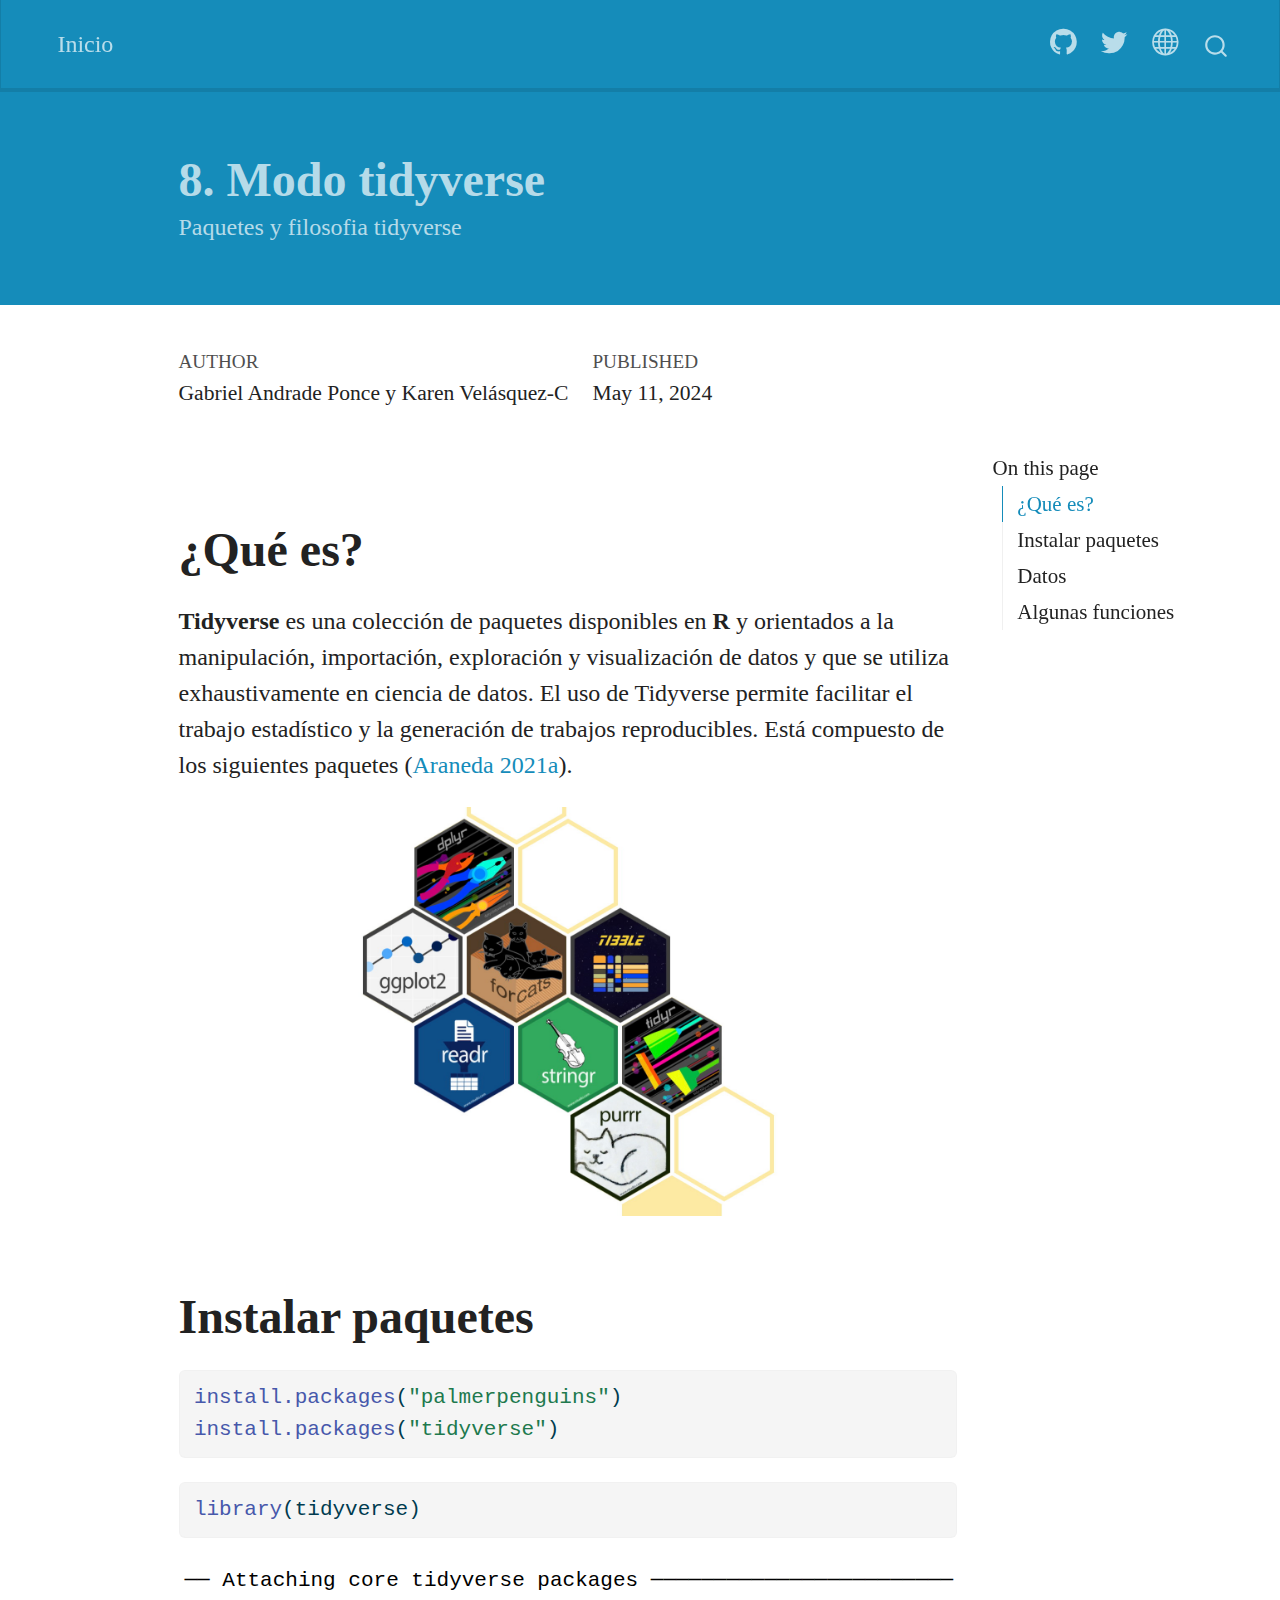
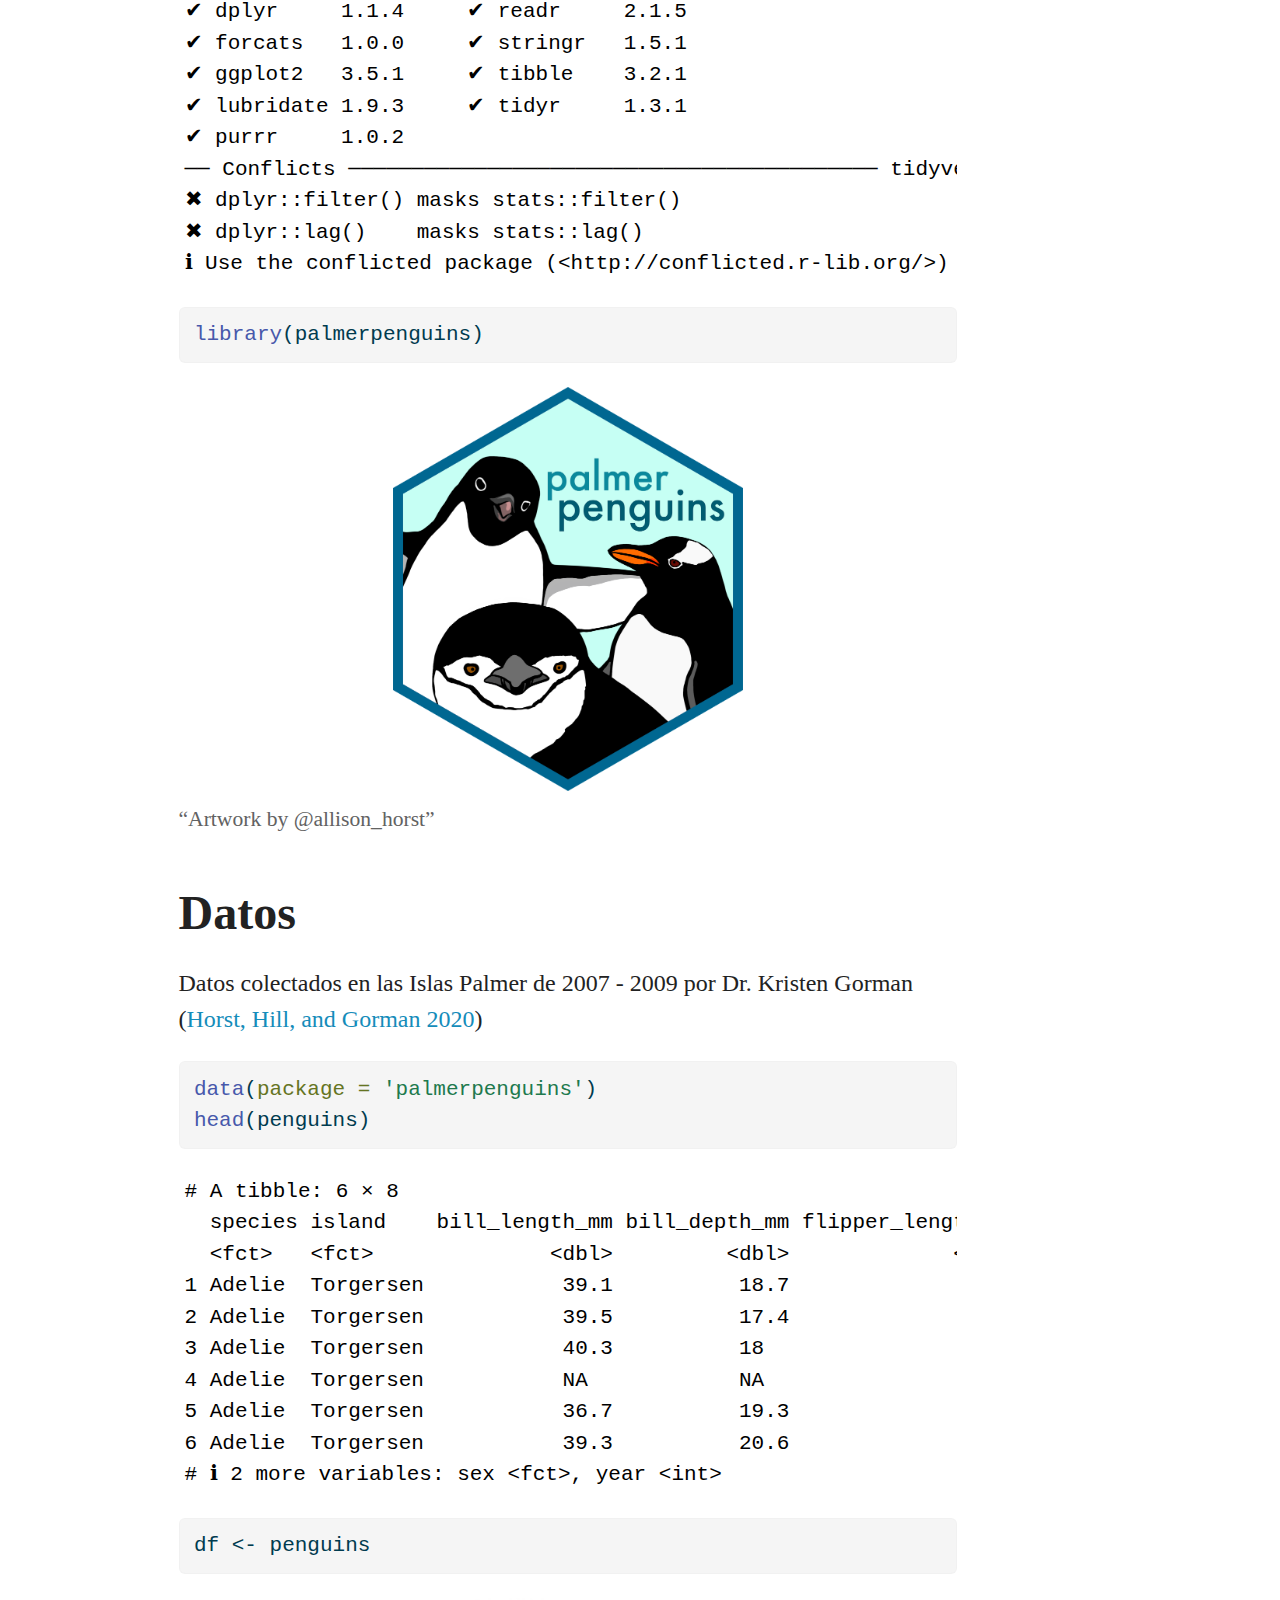
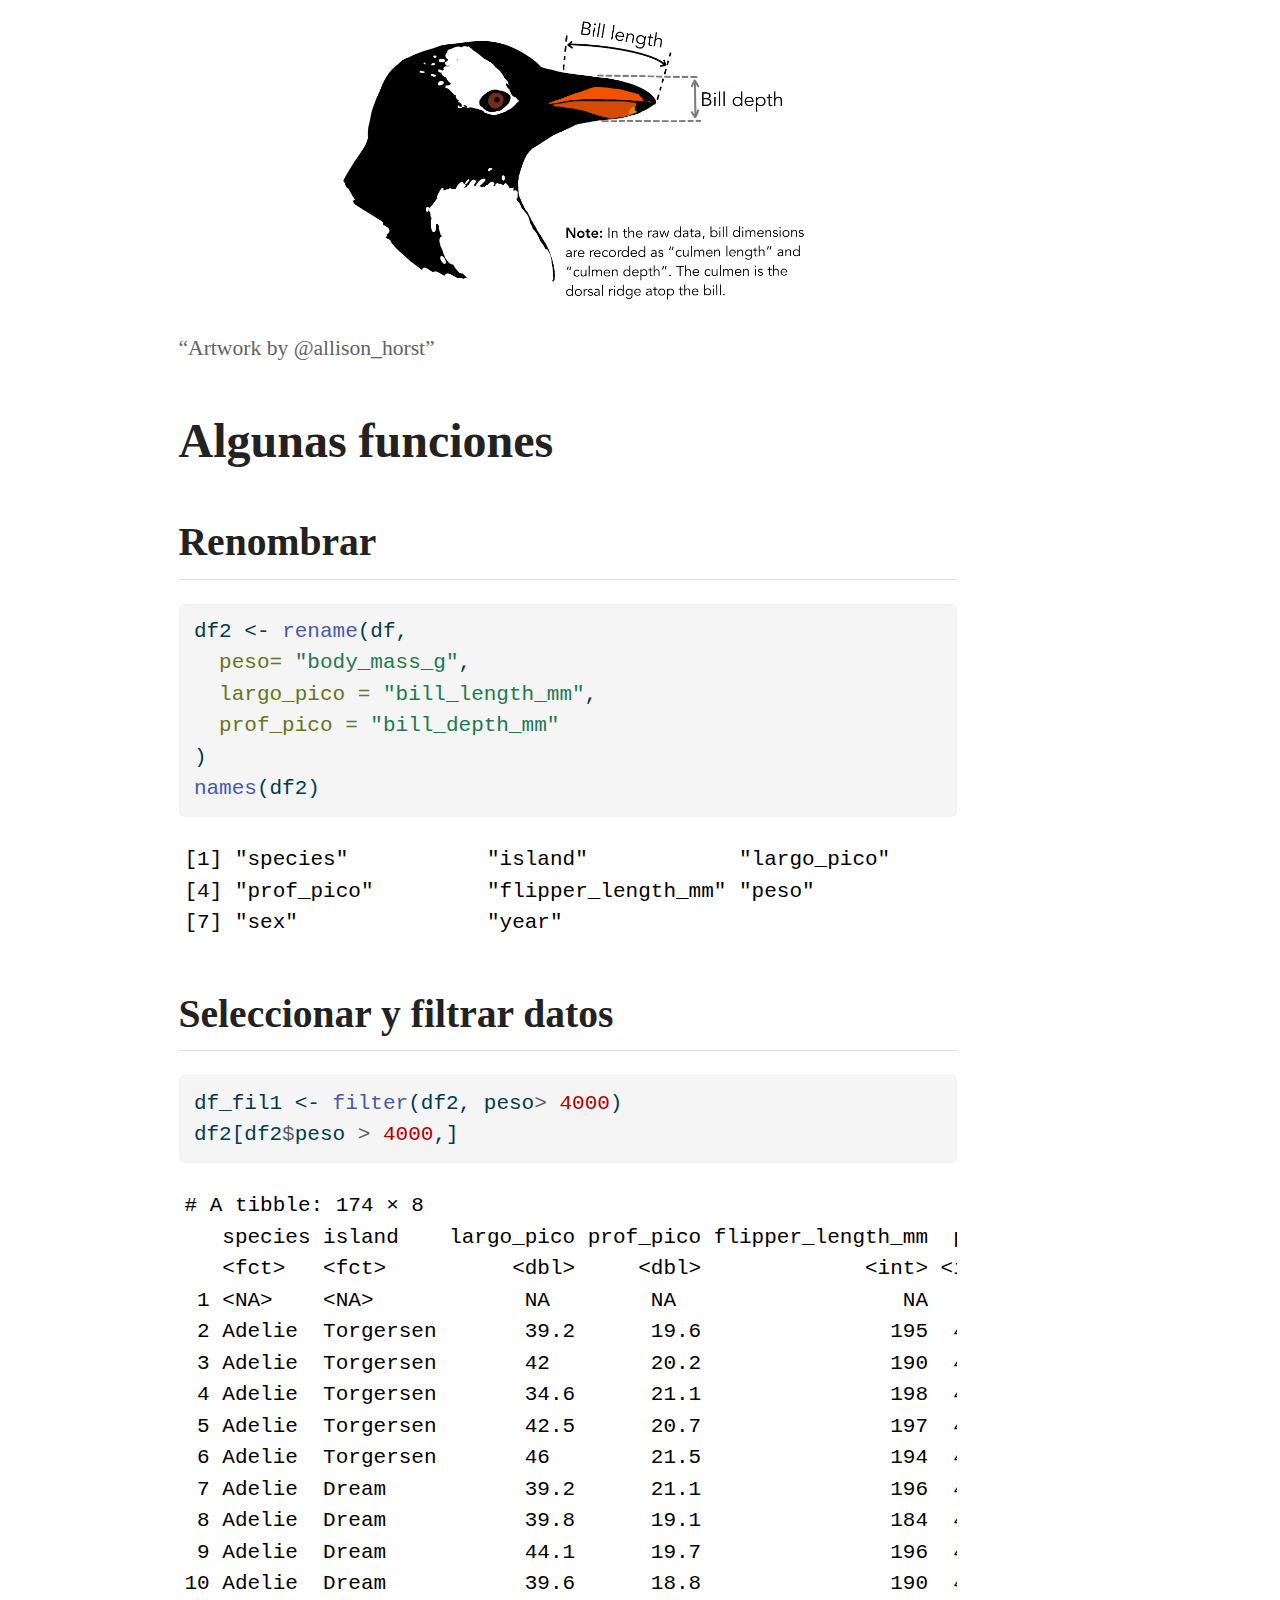
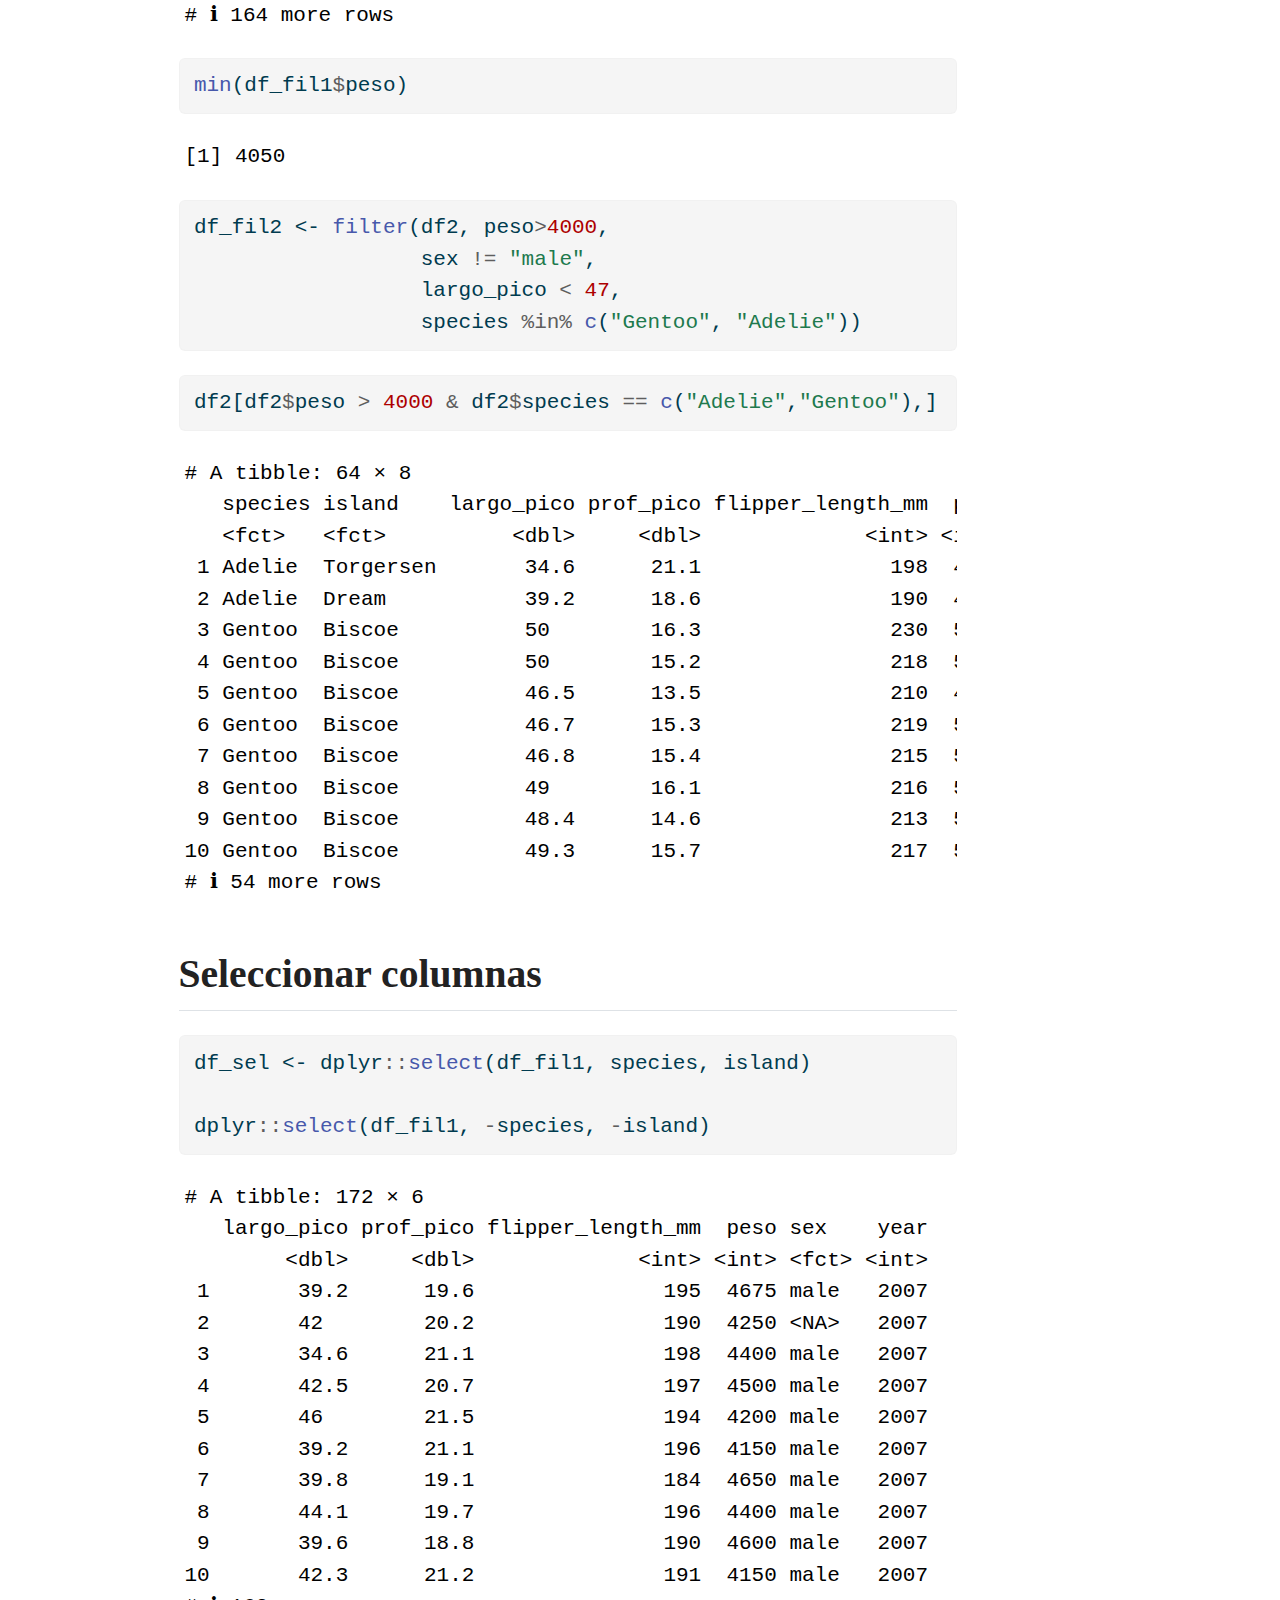
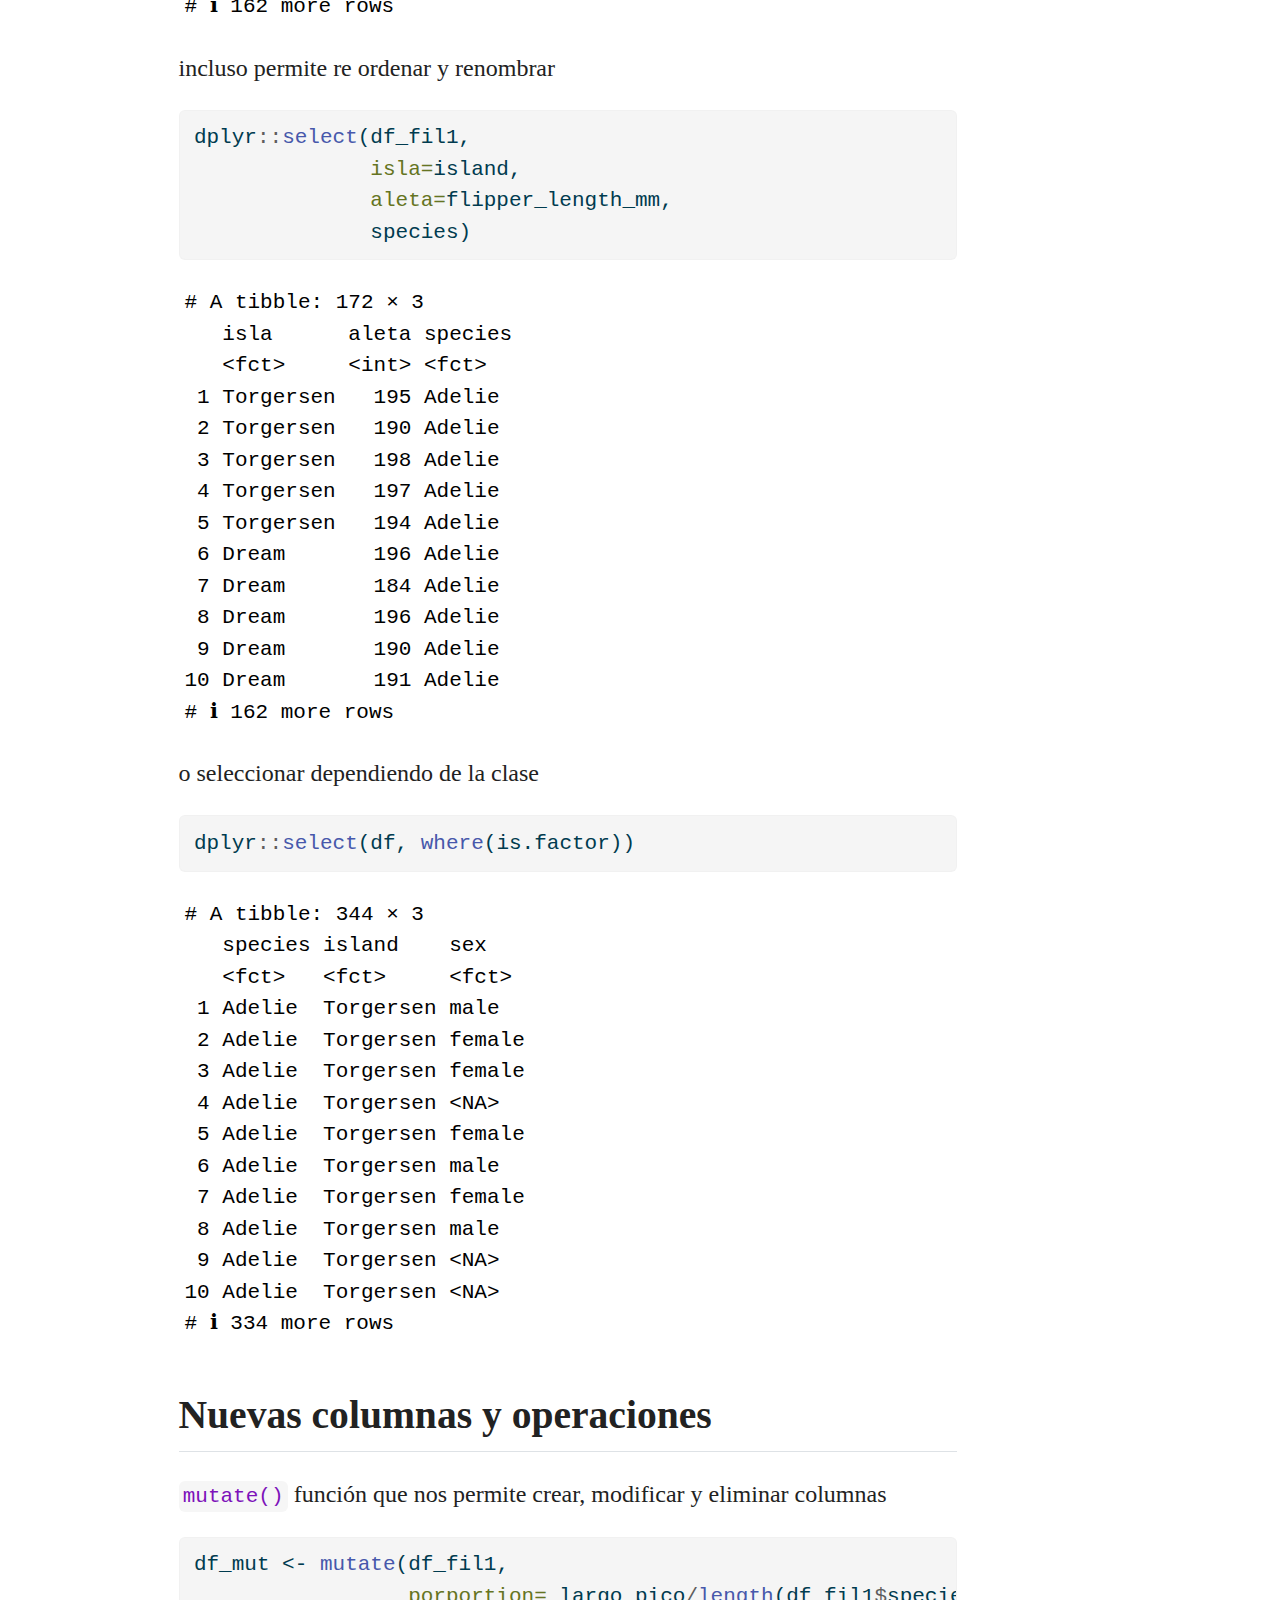
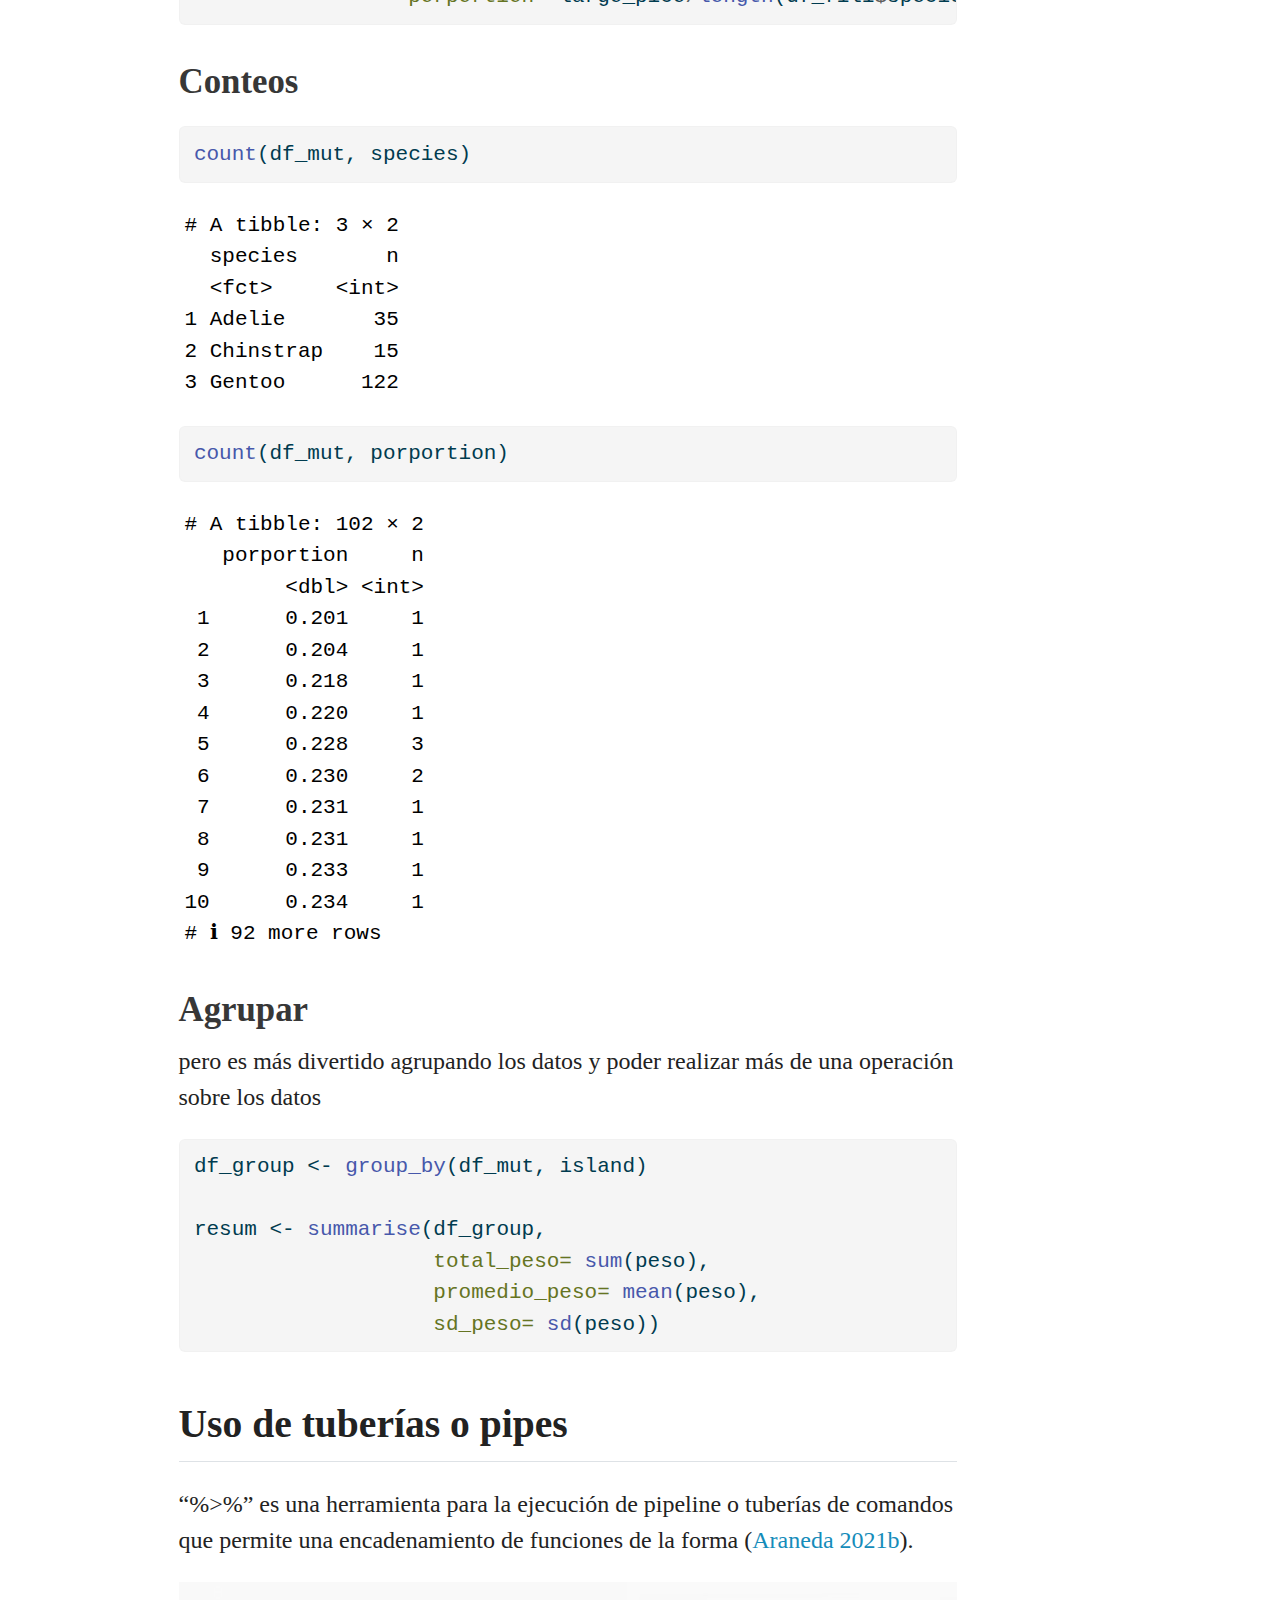
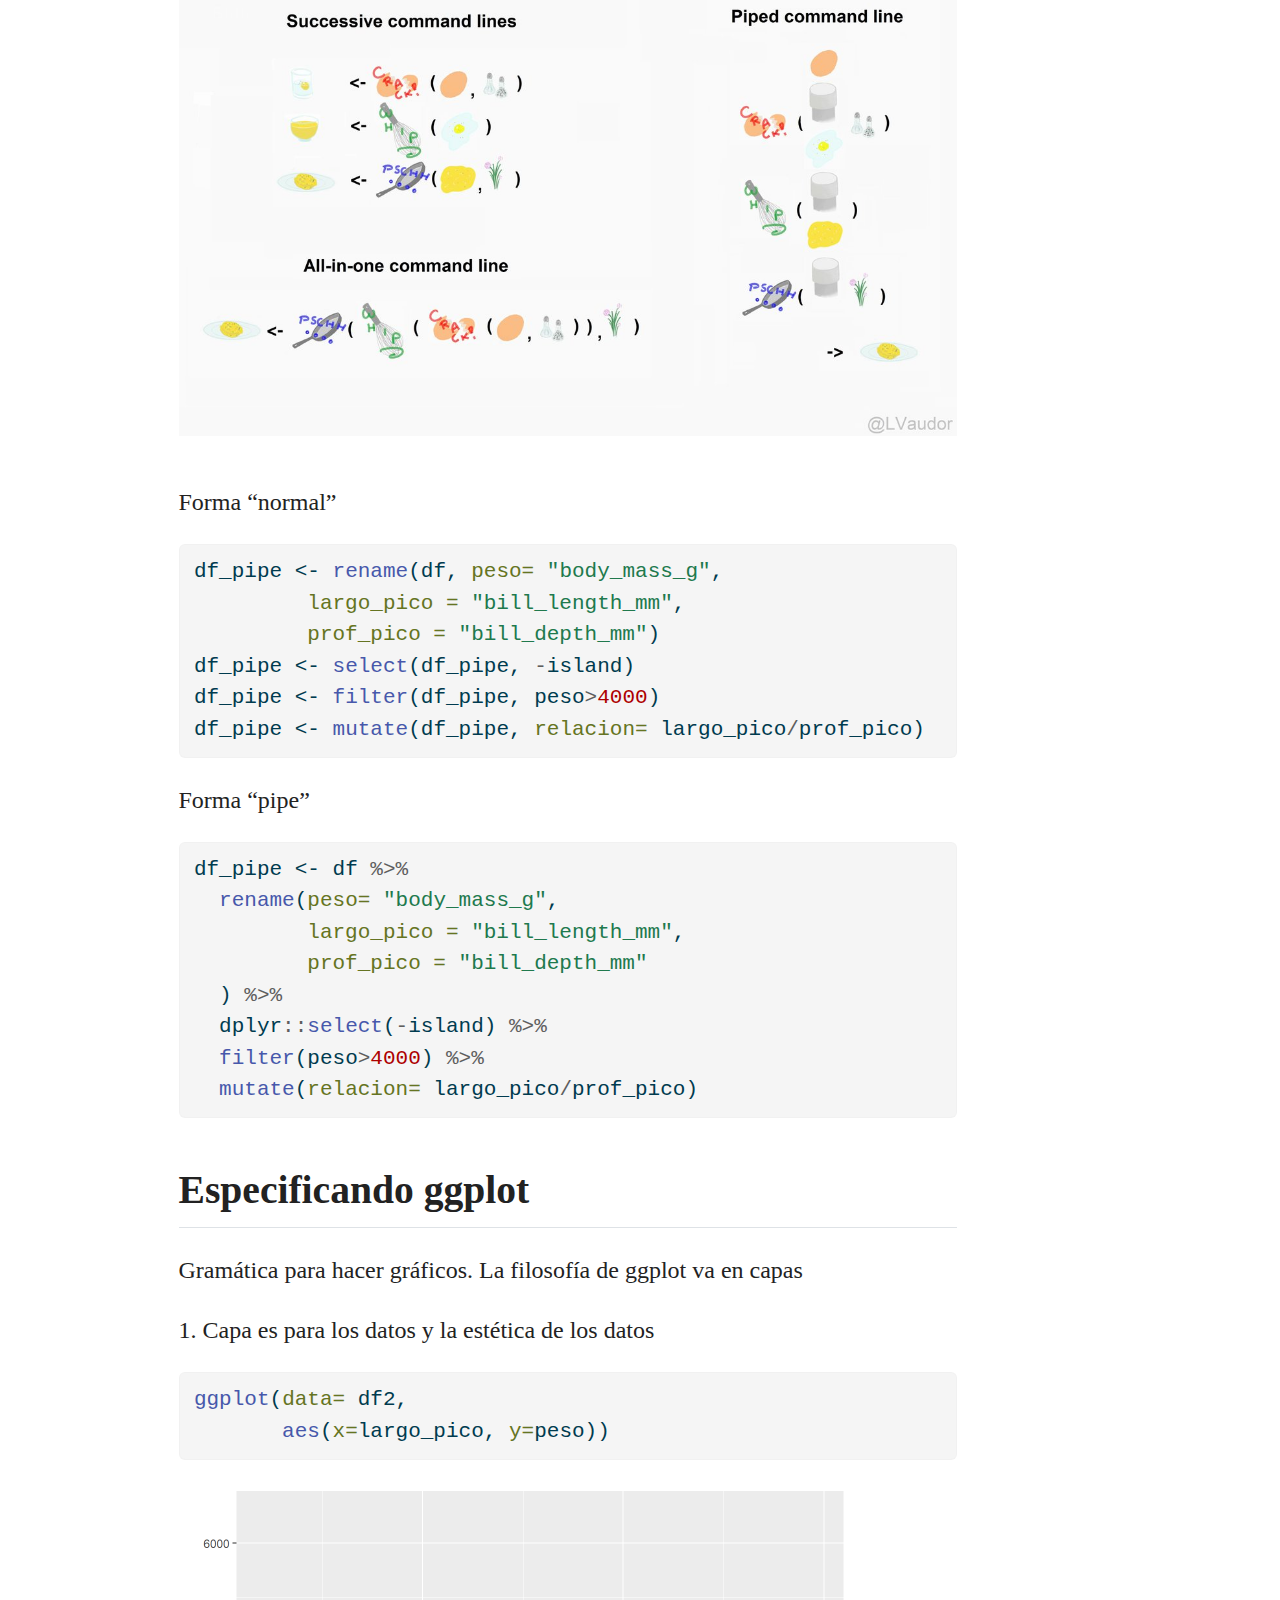
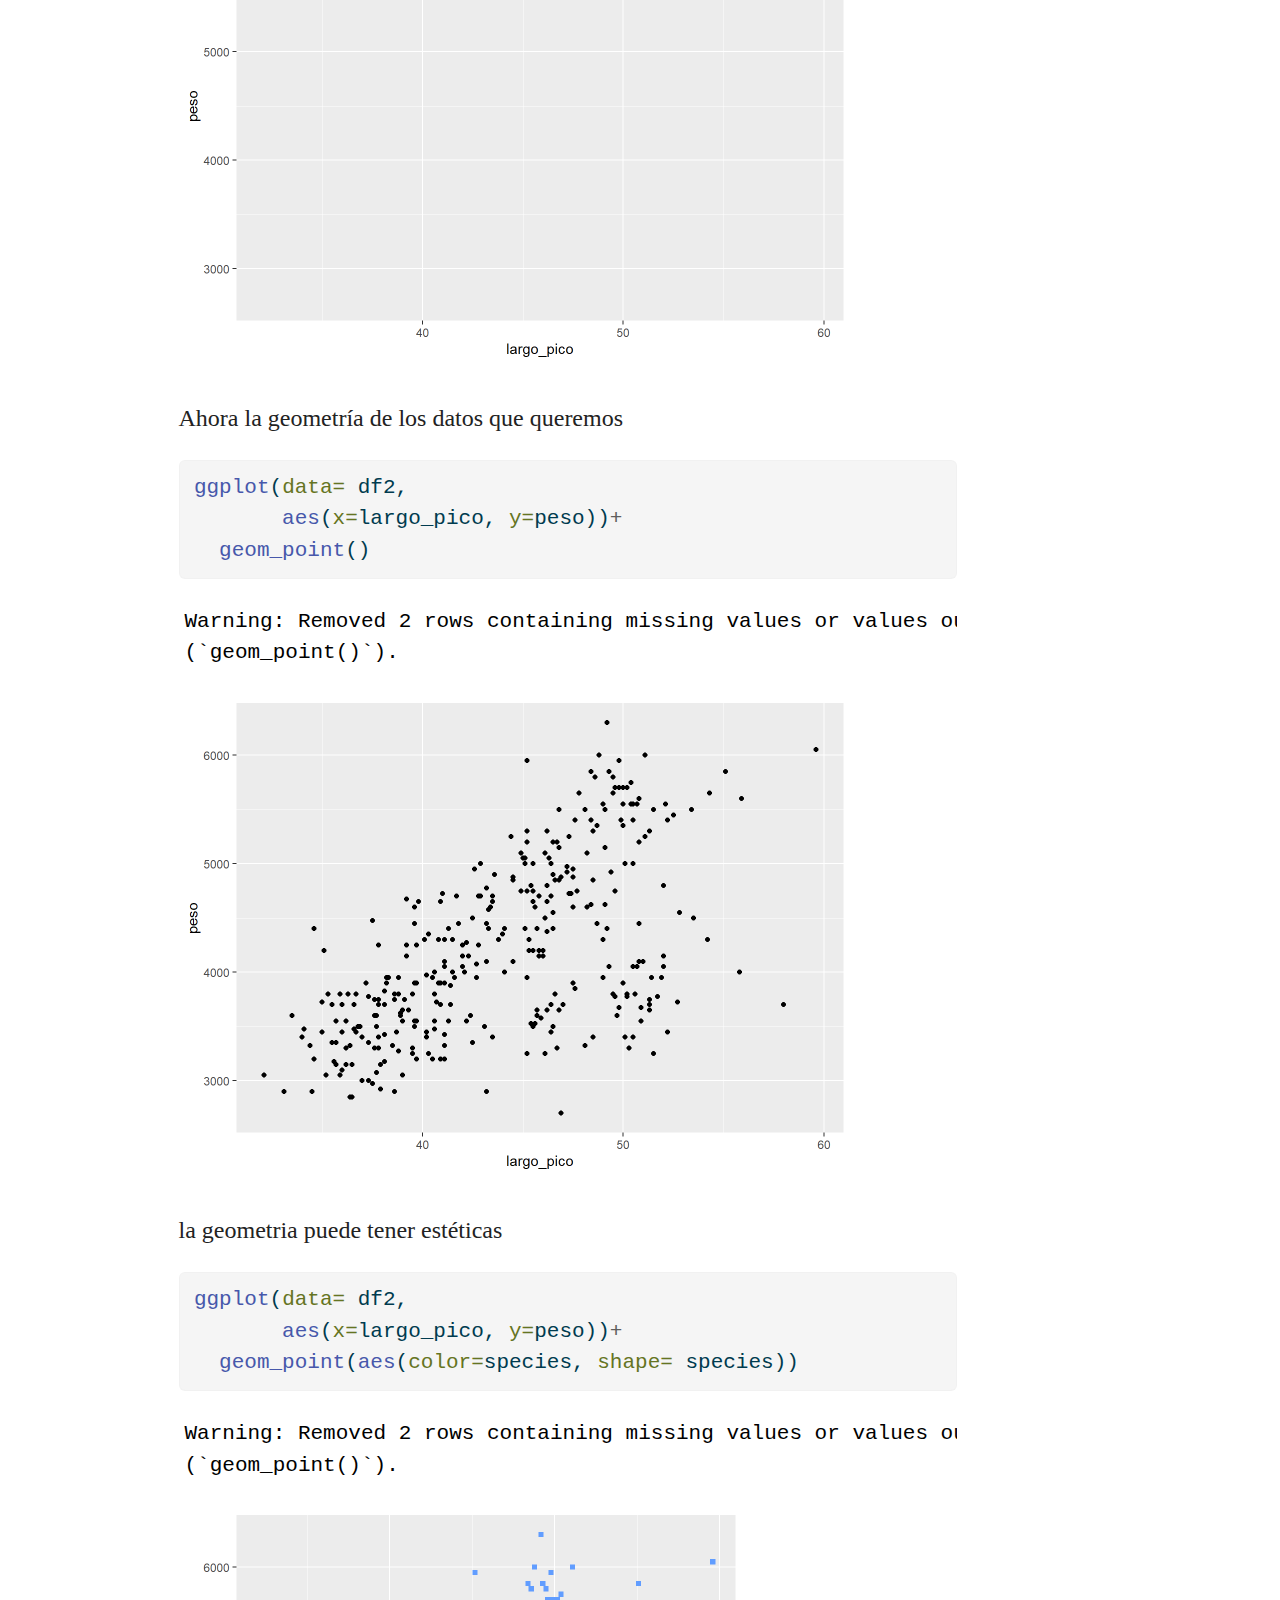
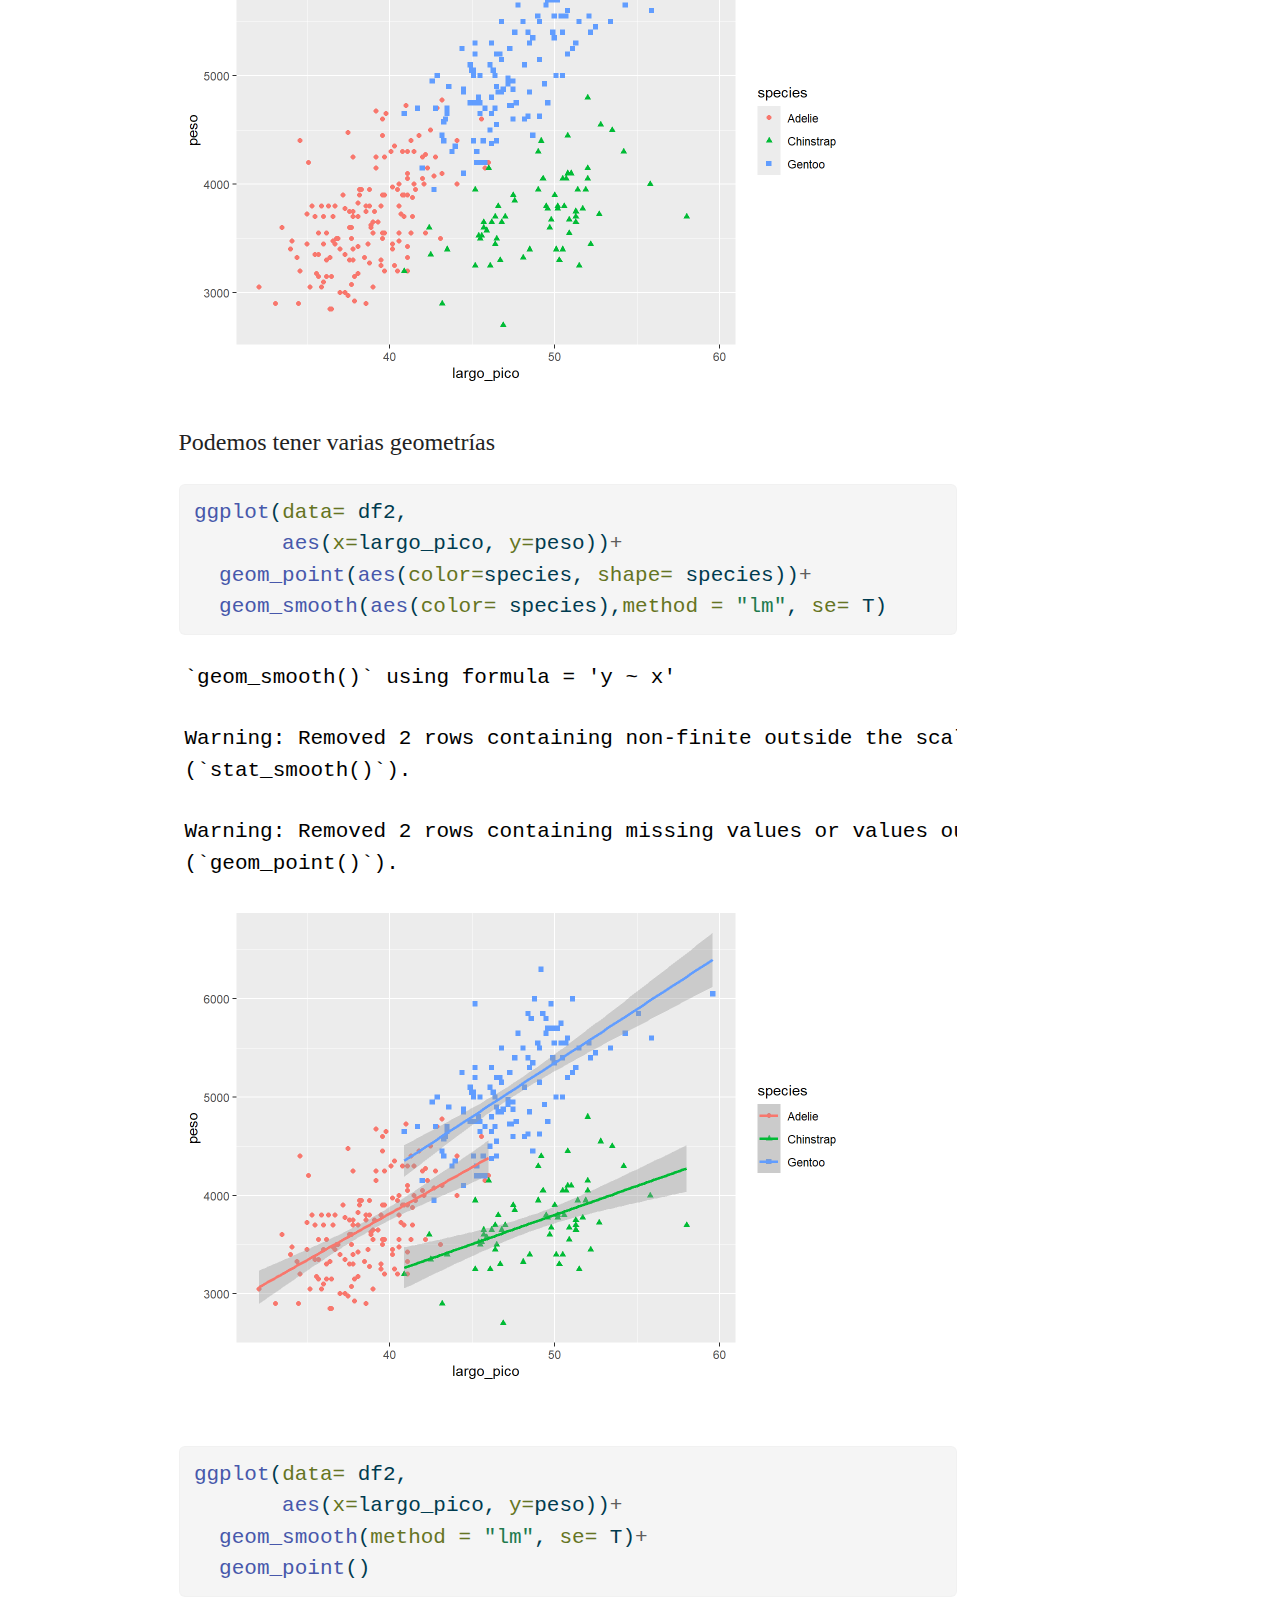
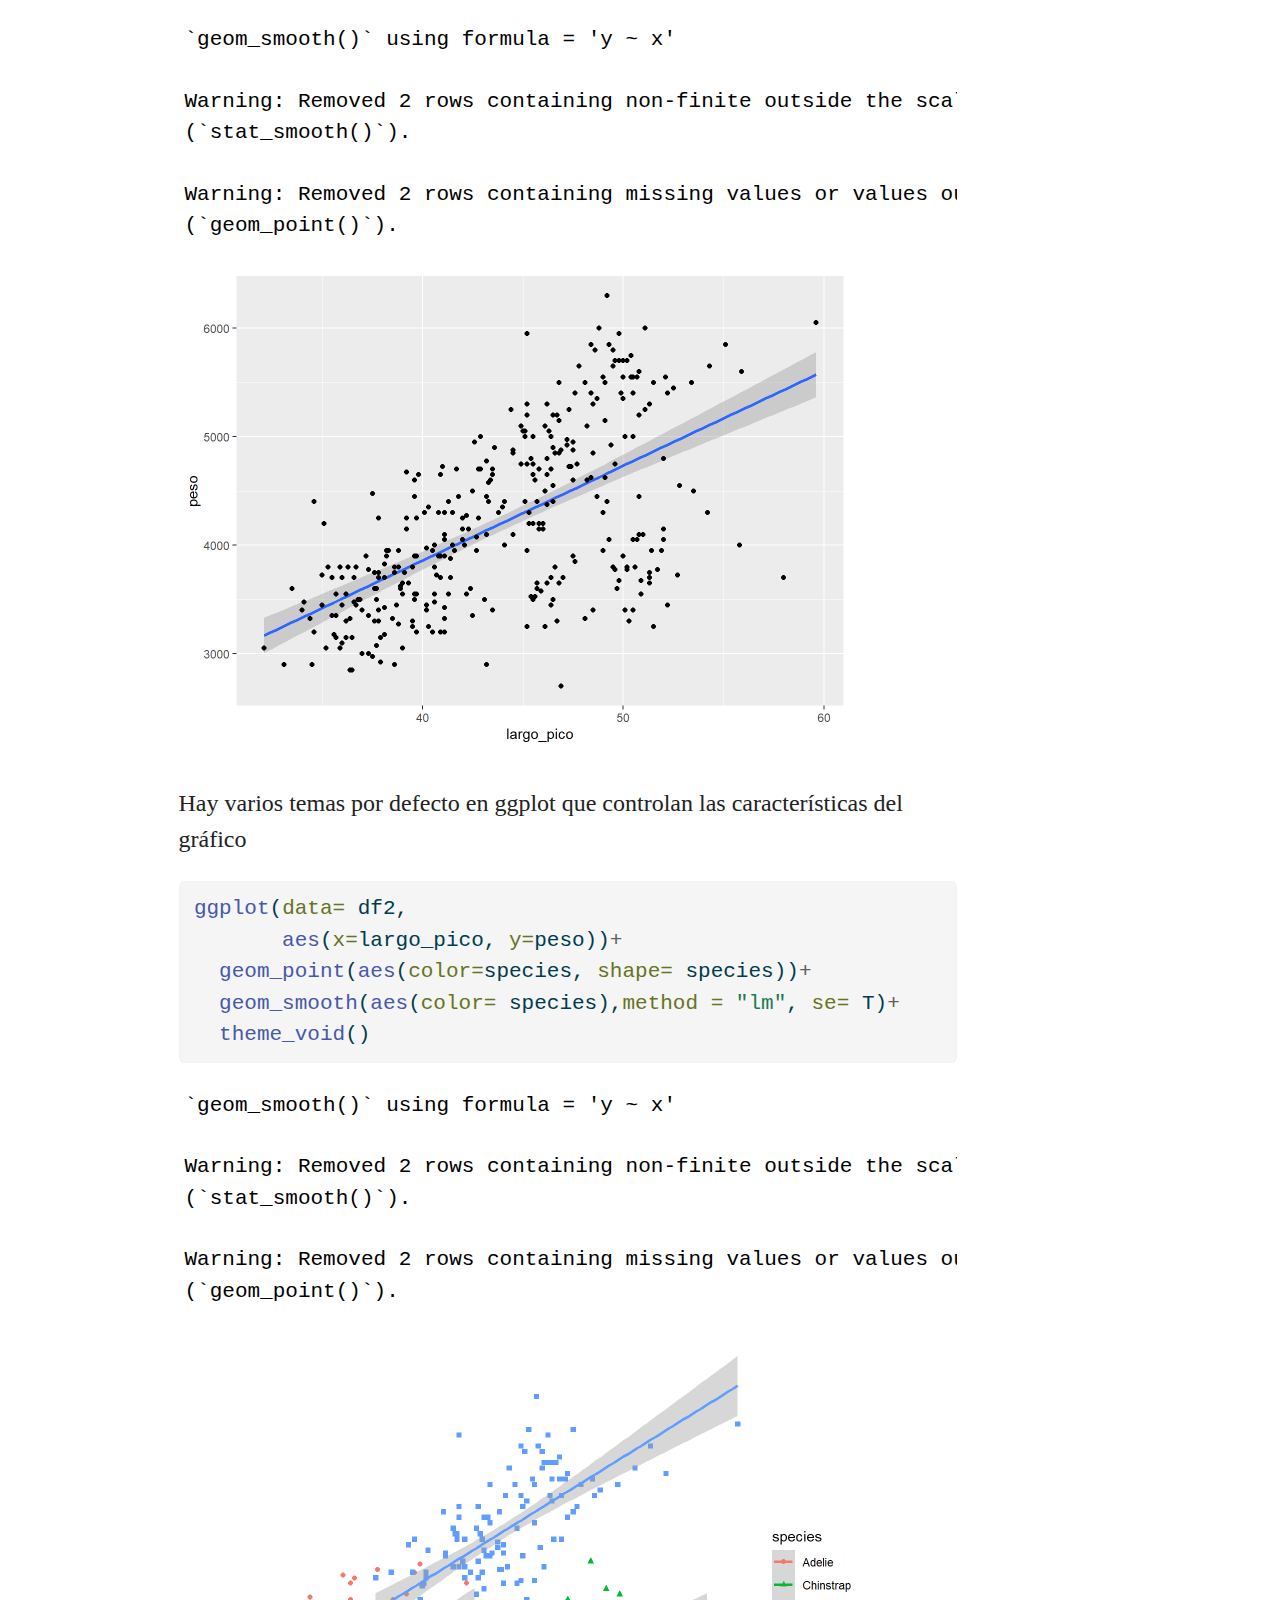
<file: docs/posts/Tidyverse/index.html>
<!DOCTYPE html>
<html xmlns="http://www.w3.org/1999/xhtml" lang="en" xml:lang="en"><head>

<meta charset="utf-8">
<meta name="generator" content="quarto-1.4.553">

<meta name="viewport" content="width=device-width, initial-scale=1.0, user-scalable=yes">

<meta name="author" content="Gabriel Andrade Ponce y Karen Velásquez-C">
<meta name="dcterms.date" content="2024-05-11">
<meta name="description" content="Paquetes y filosofia tidyverse">

<title>8. Modo tidyverse</title>
<style>
code{white-space: pre-wrap;}
span.smallcaps{font-variant: small-caps;}
div.columns{display: flex; gap: min(4vw, 1.5em);}
div.column{flex: auto; overflow-x: auto;}
div.hanging-indent{margin-left: 1.5em; text-indent: -1.5em;}
ul.task-list{list-style: none;}
ul.task-list li input[type="checkbox"] {
  width: 0.8em;
  margin: 0 0.8em 0.2em -1em; /* quarto-specific, see https://github.com/quarto-dev/quarto-cli/issues/4556 */ 
  vertical-align: middle;
}
/* CSS for syntax highlighting */
pre > code.sourceCode { white-space: pre; position: relative; }
pre > code.sourceCode > span { line-height: 1.25; }
pre > code.sourceCode > span:empty { height: 1.2em; }
.sourceCode { overflow: visible; }
code.sourceCode > span { color: inherit; text-decoration: inherit; }
div.sourceCode { margin: 1em 0; }
pre.sourceCode { margin: 0; }
@media screen {
div.sourceCode { overflow: auto; }
}
@media print {
pre > code.sourceCode { white-space: pre-wrap; }
pre > code.sourceCode > span { text-indent: -5em; padding-left: 5em; }
}
pre.numberSource code
  { counter-reset: source-line 0; }
pre.numberSource code > span
  { position: relative; left: -4em; counter-increment: source-line; }
pre.numberSource code > span > a:first-child::before
  { content: counter(source-line);
    position: relative; left: -1em; text-align: right; vertical-align: baseline;
    border: none; display: inline-block;
    -webkit-touch-callout: none; -webkit-user-select: none;
    -khtml-user-select: none; -moz-user-select: none;
    -ms-user-select: none; user-select: none;
    padding: 0 4px; width: 4em;
  }
pre.numberSource { margin-left: 3em;  padding-left: 4px; }
div.sourceCode
  {   }
@media screen {
pre > code.sourceCode > span > a:first-child::before { text-decoration: underline; }
}
/* CSS for citations */
div.csl-bib-body { }
div.csl-entry {
  clear: both;
  margin-bottom: 0em;
}
.hanging-indent div.csl-entry {
  margin-left:2em;
  text-indent:-2em;
}
div.csl-left-margin {
  min-width:2em;
  float:left;
}
div.csl-right-inline {
  margin-left:2em;
  padding-left:1em;
}
div.csl-indent {
  margin-left: 2em;
}</style>


<script src="../../site_libs/quarto-nav/quarto-nav.js"></script>
<script src="../../site_libs/quarto-nav/headroom.min.js"></script>
<script src="../../site_libs/clipboard/clipboard.min.js"></script>
<script src="../../site_libs/quarto-search/autocomplete.umd.js"></script>
<script src="../../site_libs/quarto-search/fuse.min.js"></script>
<script src="../../site_libs/quarto-search/quarto-search.js"></script>
<meta name="quarto:offset" content="../../">
<script src="../../site_libs/quarto-html/quarto.js"></script>
<script src="../../site_libs/quarto-html/popper.min.js"></script>
<script src="../../site_libs/quarto-html/tippy.umd.min.js"></script>
<script src="../../site_libs/quarto-html/anchor.min.js"></script>
<link href="../../site_libs/quarto-html/tippy.css" rel="stylesheet">
<link href="../../site_libs/quarto-html/quarto-syntax-highlighting.css" rel="stylesheet" id="quarto-text-highlighting-styles">
<script src="../../site_libs/bootstrap/bootstrap.min.js"></script>
<link href="../../site_libs/bootstrap/bootstrap-icons.css" rel="stylesheet">
<link href="../../site_libs/bootstrap/bootstrap.min.css" rel="stylesheet" id="quarto-bootstrap" data-mode="light">
<script id="quarto-search-options" type="application/json">{
  "location": "navbar",
  "copy-button": false,
  "collapse-after": 3,
  "panel-placement": "end",
  "type": "overlay",
  "limit": 50,
  "keyboard-shortcut": [
    "f",
    "/",
    "s"
  ],
  "show-item-context": false,
  "language": {
    "search-no-results-text": "No results",
    "search-matching-documents-text": "matching documents",
    "search-copy-link-title": "Copy link to search",
    "search-hide-matches-text": "Hide additional matches",
    "search-more-match-text": "more match in this document",
    "search-more-matches-text": "more matches in this document",
    "search-clear-button-title": "Clear",
    "search-text-placeholder": "",
    "search-detached-cancel-button-title": "Cancel",
    "search-submit-button-title": "Submit",
    "search-label": "Search"
  }
}</script>


<link rel="stylesheet" href="../../styles.css">
</head>

<body class="nav-fixed">

<div id="quarto-search-results"></div>
  <header id="quarto-header" class="headroom fixed-top quarto-banner">
    <nav class="navbar navbar-expand-lg " data-bs-theme="dark">
      <div class="navbar-container container-fluid">
            <div id="quarto-search" class="" title="Search"></div>
          <button class="navbar-toggler" type="button" data-bs-toggle="collapse" data-bs-target="#navbarCollapse" aria-controls="navbarCollapse" aria-expanded="false" aria-label="Toggle navigation" onclick="if (window.quartoToggleHeadroom) { window.quartoToggleHeadroom(); }">
  <span class="navbar-toggler-icon"></span>
</button>
          <div class="collapse navbar-collapse" id="navbarCollapse">
            <ul class="navbar-nav navbar-nav-scroll me-auto">
  <li class="nav-item">
    <a class="nav-link" href="../../index.html"> 
<span class="menu-text">Inicio</span></a>
  </li>  
</ul>
            <ul class="navbar-nav navbar-nav-scroll ms-auto">
  <li class="nav-item compact">
    <a class="nav-link" href="https://github.com/gpandradep"> <i class="bi bi-github" role="img">
</i> 
<span class="menu-text"></span></a>
  </li>  
  <li class="nav-item compact">
    <a class="nav-link" href="https://twitter.com/Gatorco_AP"> <i class="bi bi-twitter" role="img">
</i> 
<span class="menu-text"></span></a>
  </li>  
  <li class="nav-item compact">
    <a class="nav-link" href="https://gpandradep.github.io/gpandradep/"> <i class="bi bi-globe" role="img">
</i> 
<span class="menu-text"></span></a>
  </li>  
</ul>
          </div> <!-- /navcollapse -->
          <div class="quarto-navbar-tools">
</div>
      </div> <!-- /container-fluid -->
    </nav>
</header>
<!-- content -->
<header id="title-block-header" class="quarto-title-block default page-columns page-full">
  <div class="quarto-title-banner page-columns page-full">
    <div class="quarto-title column-body">
      <h1 class="title">8. Modo tidyverse</h1>
                  <div>
        <div class="description">
          Paquetes y filosofia tidyverse
        </div>
      </div>
                </div>
  </div>
    
  
  <div class="quarto-title-meta">

      <div>
      <div class="quarto-title-meta-heading">Author</div>
      <div class="quarto-title-meta-contents">
               <p>Gabriel Andrade Ponce y Karen Velásquez-C </p>
            </div>
    </div>
      
      <div>
      <div class="quarto-title-meta-heading">Published</div>
      <div class="quarto-title-meta-contents">
        <p class="date">May 11, 2024</p>
      </div>
    </div>
    
      
    </div>
    
  
  </header><div id="quarto-content" class="quarto-container page-columns page-rows-contents page-layout-article page-navbar">
<!-- sidebar -->
<!-- margin-sidebar -->
    <div id="quarto-margin-sidebar" class="sidebar margin-sidebar">
        <nav id="TOC" role="doc-toc" class="toc-active">
    <h2 id="toc-title">On this page</h2>
   
  <ul>
  <li><a href="#qué-es" id="toc-qué-es" class="nav-link active" data-scroll-target="#qué-es">¿Qué es?</a></li>
  <li><a href="#instalar-paquetes" id="toc-instalar-paquetes" class="nav-link" data-scroll-target="#instalar-paquetes">Instalar paquetes</a></li>
  <li><a href="#datos" id="toc-datos" class="nav-link" data-scroll-target="#datos">Datos</a></li>
  <li><a href="#algunas-funciones" id="toc-algunas-funciones" class="nav-link" data-scroll-target="#algunas-funciones">Algunas funciones</a>
  <ul class="collapse">
  <li><a href="#renombrar" id="toc-renombrar" class="nav-link" data-scroll-target="#renombrar">Renombrar</a></li>
  <li><a href="#seleccionar-y-filtrar-datos" id="toc-seleccionar-y-filtrar-datos" class="nav-link" data-scroll-target="#seleccionar-y-filtrar-datos">Seleccionar y filtrar datos</a></li>
  <li><a href="#seleccionar-columnas" id="toc-seleccionar-columnas" class="nav-link" data-scroll-target="#seleccionar-columnas">Seleccionar columnas</a></li>
  <li><a href="#nuevas-columnas-y-operaciones" id="toc-nuevas-columnas-y-operaciones" class="nav-link" data-scroll-target="#nuevas-columnas-y-operaciones">Nuevas columnas y operaciones</a>
  <ul class="collapse">
  <li><a href="#conteos" id="toc-conteos" class="nav-link" data-scroll-target="#conteos">Conteos</a></li>
  <li><a href="#agrupar" id="toc-agrupar" class="nav-link" data-scroll-target="#agrupar">Agrupar</a></li>
  </ul></li>
  <li><a href="#uso-de-tuberías-o-pipes" id="toc-uso-de-tuberías-o-pipes" class="nav-link" data-scroll-target="#uso-de-tuberías-o-pipes">Uso de tuberías o pipes</a></li>
  <li><a href="#especificando-ggplot" id="toc-especificando-ggplot" class="nav-link" data-scroll-target="#especificando-ggplot">Especificando ggplot</a></li>
  </ul></li>
  </ul>
</nav>
    </div>
<!-- main -->
<main class="content quarto-banner-title-block" id="quarto-document-content">





<section id="qué-es" class="level1">
<h1>¿Qué es?</h1>
<p><strong>Tidyverse</strong> es una colección de paquetes disponibles en <strong>R</strong> y orientados a la manipulación, importación, exploración y visualización de datos y que se utiliza exhaustivamente en ciencia de datos. El uso de Tidyverse permite facilitar el trabajo estadístico y la generación de trabajos reproducibles. Está compuesto de los siguientes paquetes <span class="citation" data-cites="araneda2021">(<a href="#ref-araneda2021" role="doc-biblioref">Araneda 2021a</a>)</span>.</p>
<div class="quarto-figure quarto-figure-center">
<figure class="figure">
<p><img src="Tidypaquetes.jpeg" class="img-fluid quarto-figure quarto-figure-center figure-img" width="500"></p>
</figure>
</div>
</section>
<section id="instalar-paquetes" class="level1">
<h1>Instalar paquetes</h1>
<div class="cell">
<div class="sourceCode cell-code" id="cb1"><pre class="sourceCode r code-with-copy"><code class="sourceCode r"><span id="cb1-1"><a href="#cb1-1" aria-hidden="true" tabindex="-1"></a><span class="fu">install.packages</span>(<span class="st">"palmerpenguins"</span>)</span>
<span id="cb1-2"><a href="#cb1-2" aria-hidden="true" tabindex="-1"></a><span class="fu">install.packages</span>(<span class="st">"tidyverse"</span>)</span></code><button title="Copy to Clipboard" class="code-copy-button"><i class="bi"></i></button></pre></div>
</div>
<div class="cell">
<div class="sourceCode cell-code" id="cb2"><pre class="sourceCode r code-with-copy"><code class="sourceCode r"><span id="cb2-1"><a href="#cb2-1" aria-hidden="true" tabindex="-1"></a><span class="fu">library</span>(tidyverse)</span></code><button title="Copy to Clipboard" class="code-copy-button"><i class="bi"></i></button></pre></div>
<div class="cell-output cell-output-stderr">
<pre><code>── Attaching core tidyverse packages ──────────────────────── tidyverse 2.0.0 ──
✔ dplyr     1.1.4     ✔ readr     2.1.5
✔ forcats   1.0.0     ✔ stringr   1.5.1
✔ ggplot2   3.5.1     ✔ tibble    3.2.1
✔ lubridate 1.9.3     ✔ tidyr     1.3.1
✔ purrr     1.0.2     
── Conflicts ────────────────────────────────────────── tidyverse_conflicts() ──
✖ dplyr::filter() masks stats::filter()
✖ dplyr::lag()    masks stats::lag()
ℹ Use the conflicted package (&lt;http://conflicted.r-lib.org/&gt;) to force all conflicts to become errors</code></pre>
</div>
<div class="sourceCode cell-code" id="cb4"><pre class="sourceCode r code-with-copy"><code class="sourceCode r"><span id="cb4-1"><a href="#cb4-1" aria-hidden="true" tabindex="-1"></a><span class="fu">library</span>(palmerpenguins)</span></code><button title="Copy to Clipboard" class="code-copy-button"><i class="bi"></i></button></pre></div>
</div>
<div class="quarto-figure quarto-figure-center">
<figure class="figure">
<p><img src="palmerpenguins.png" class="img-fluid figure-img" width="350"></p>
<figcaption>“Artwork by @allison_horst”</figcaption>
</figure>
</div>
</section>
<section id="datos" class="level1">
<h1>Datos</h1>
<p>Datos colectados en las Islas Palmer de 2007 - 2009 por Dr.&nbsp;Kristen Gorman <span class="citation" data-cites="horst2020">(<a href="#ref-horst2020" role="doc-biblioref">Horst, Hill, and Gorman 2020</a>)</span></p>
<div class="cell">
<div class="sourceCode cell-code" id="cb5"><pre class="sourceCode r code-with-copy"><code class="sourceCode r"><span id="cb5-1"><a href="#cb5-1" aria-hidden="true" tabindex="-1"></a><span class="fu">data</span>(<span class="at">package =</span> <span class="st">'palmerpenguins'</span>)</span>
<span id="cb5-2"><a href="#cb5-2" aria-hidden="true" tabindex="-1"></a><span class="fu">head</span>(penguins)</span></code><button title="Copy to Clipboard" class="code-copy-button"><i class="bi"></i></button></pre></div>
<div class="cell-output cell-output-stdout">
<pre><code># A tibble: 6 × 8
  species island    bill_length_mm bill_depth_mm flipper_length_mm body_mass_g
  &lt;fct&gt;   &lt;fct&gt;              &lt;dbl&gt;         &lt;dbl&gt;             &lt;int&gt;       &lt;int&gt;
1 Adelie  Torgersen           39.1          18.7               181        3750
2 Adelie  Torgersen           39.5          17.4               186        3800
3 Adelie  Torgersen           40.3          18                 195        3250
4 Adelie  Torgersen           NA            NA                  NA          NA
5 Adelie  Torgersen           36.7          19.3               193        3450
6 Adelie  Torgersen           39.3          20.6               190        3650
# ℹ 2 more variables: sex &lt;fct&gt;, year &lt;int&gt;</code></pre>
</div>
<div class="sourceCode cell-code" id="cb7"><pre class="sourceCode r code-with-copy"><code class="sourceCode r"><span id="cb7-1"><a href="#cb7-1" aria-hidden="true" tabindex="-1"></a>df <span class="ot">&lt;-</span> penguins</span></code><button title="Copy to Clipboard" class="code-copy-button"><i class="bi"></i></button></pre></div>
</div>
<div class="quarto-figure quarto-figure-center">
<figure class="figure">
<p><img src="culmen_depth.png" class="img-fluid figure-img" width="500"></p>
<figcaption>“Artwork by @allison_horst”</figcaption>
</figure>
</div>
</section>
<section id="algunas-funciones" class="level1">
<h1>Algunas funciones</h1>
<section id="renombrar" class="level2">
<h2 class="anchored" data-anchor-id="renombrar">Renombrar</h2>
<div class="cell">
<div class="sourceCode cell-code" id="cb8"><pre class="sourceCode r code-with-copy"><code class="sourceCode r"><span id="cb8-1"><a href="#cb8-1" aria-hidden="true" tabindex="-1"></a>df2 <span class="ot">&lt;-</span> <span class="fu">rename</span>(df,</span>
<span id="cb8-2"><a href="#cb8-2" aria-hidden="true" tabindex="-1"></a>  <span class="at">peso=</span> <span class="st">"body_mass_g"</span>,</span>
<span id="cb8-3"><a href="#cb8-3" aria-hidden="true" tabindex="-1"></a>  <span class="at">largo_pico =</span> <span class="st">"bill_length_mm"</span>,</span>
<span id="cb8-4"><a href="#cb8-4" aria-hidden="true" tabindex="-1"></a>  <span class="at">prof_pico =</span> <span class="st">"bill_depth_mm"</span></span>
<span id="cb8-5"><a href="#cb8-5" aria-hidden="true" tabindex="-1"></a>)</span>
<span id="cb8-6"><a href="#cb8-6" aria-hidden="true" tabindex="-1"></a><span class="fu">names</span>(df2)</span></code><button title="Copy to Clipboard" class="code-copy-button"><i class="bi"></i></button></pre></div>
<div class="cell-output cell-output-stdout">
<pre><code>[1] "species"           "island"            "largo_pico"       
[4] "prof_pico"         "flipper_length_mm" "peso"             
[7] "sex"               "year"             </code></pre>
</div>
</div>
</section>
<section id="seleccionar-y-filtrar-datos" class="level2">
<h2 class="anchored" data-anchor-id="seleccionar-y-filtrar-datos">Seleccionar y filtrar datos</h2>
<div class="cell">
<div class="sourceCode cell-code" id="cb10"><pre class="sourceCode r code-with-copy"><code class="sourceCode r"><span id="cb10-1"><a href="#cb10-1" aria-hidden="true" tabindex="-1"></a>df_fil1 <span class="ot">&lt;-</span> <span class="fu">filter</span>(df2, peso<span class="sc">&gt;</span> <span class="dv">4000</span>)</span>
<span id="cb10-2"><a href="#cb10-2" aria-hidden="true" tabindex="-1"></a>df2[df2<span class="sc">$</span>peso <span class="sc">&gt;</span> <span class="dv">4000</span>,]</span></code><button title="Copy to Clipboard" class="code-copy-button"><i class="bi"></i></button></pre></div>
<div class="cell-output cell-output-stdout">
<pre><code># A tibble: 174 × 8
   species island    largo_pico prof_pico flipper_length_mm  peso sex    year
   &lt;fct&gt;   &lt;fct&gt;          &lt;dbl&gt;     &lt;dbl&gt;             &lt;int&gt; &lt;int&gt; &lt;fct&gt; &lt;int&gt;
 1 &lt;NA&gt;    &lt;NA&gt;            NA        NA                  NA    NA &lt;NA&gt;     NA
 2 Adelie  Torgersen       39.2      19.6               195  4675 male   2007
 3 Adelie  Torgersen       42        20.2               190  4250 &lt;NA&gt;   2007
 4 Adelie  Torgersen       34.6      21.1               198  4400 male   2007
 5 Adelie  Torgersen       42.5      20.7               197  4500 male   2007
 6 Adelie  Torgersen       46        21.5               194  4200 male   2007
 7 Adelie  Dream           39.2      21.1               196  4150 male   2007
 8 Adelie  Dream           39.8      19.1               184  4650 male   2007
 9 Adelie  Dream           44.1      19.7               196  4400 male   2007
10 Adelie  Dream           39.6      18.8               190  4600 male   2007
# ℹ 164 more rows</code></pre>
</div>
</div>
<div class="cell">
<div class="sourceCode cell-code" id="cb12"><pre class="sourceCode r code-with-copy"><code class="sourceCode r"><span id="cb12-1"><a href="#cb12-1" aria-hidden="true" tabindex="-1"></a><span class="fu">min</span>(df_fil1<span class="sc">$</span>peso)</span></code><button title="Copy to Clipboard" class="code-copy-button"><i class="bi"></i></button></pre></div>
<div class="cell-output cell-output-stdout">
<pre><code>[1] 4050</code></pre>
</div>
</div>
<div class="cell">
<div class="sourceCode cell-code" id="cb14"><pre class="sourceCode r code-with-copy"><code class="sourceCode r"><span id="cb14-1"><a href="#cb14-1" aria-hidden="true" tabindex="-1"></a>df_fil2 <span class="ot">&lt;-</span> <span class="fu">filter</span>(df2, peso<span class="sc">&gt;</span><span class="dv">4000</span>, </span>
<span id="cb14-2"><a href="#cb14-2" aria-hidden="true" tabindex="-1"></a>                  sex <span class="sc">!=</span> <span class="st">"male"</span>, </span>
<span id="cb14-3"><a href="#cb14-3" aria-hidden="true" tabindex="-1"></a>                  largo_pico <span class="sc">&lt;</span> <span class="dv">47</span>, </span>
<span id="cb14-4"><a href="#cb14-4" aria-hidden="true" tabindex="-1"></a>                  species <span class="sc">%in%</span> <span class="fu">c</span>(<span class="st">"Gentoo"</span>, <span class="st">"Adelie"</span>))</span></code><button title="Copy to Clipboard" class="code-copy-button"><i class="bi"></i></button></pre></div>
</div>
<div class="cell">
<div class="sourceCode cell-code" id="cb15"><pre class="sourceCode r code-with-copy"><code class="sourceCode r"><span id="cb15-1"><a href="#cb15-1" aria-hidden="true" tabindex="-1"></a>df2[df2<span class="sc">$</span>peso <span class="sc">&gt;</span> <span class="dv">4000</span> <span class="sc">&amp;</span> df2<span class="sc">$</span>species <span class="sc">==</span> <span class="fu">c</span>(<span class="st">"Adelie"</span>,<span class="st">"Gentoo"</span>),]</span></code><button title="Copy to Clipboard" class="code-copy-button"><i class="bi"></i></button></pre></div>
<div class="cell-output cell-output-stdout">
<pre><code># A tibble: 64 × 8
   species island    largo_pico prof_pico flipper_length_mm  peso sex     year
   &lt;fct&gt;   &lt;fct&gt;          &lt;dbl&gt;     &lt;dbl&gt;             &lt;int&gt; &lt;int&gt; &lt;fct&gt;  &lt;int&gt;
 1 Adelie  Torgersen       34.6      21.1               198  4400 male    2007
 2 Adelie  Dream           39.2      18.6               190  4250 male    2009
 3 Gentoo  Biscoe          50        16.3               230  5700 male    2007
 4 Gentoo  Biscoe          50        15.2               218  5700 male    2007
 5 Gentoo  Biscoe          46.5      13.5               210  4550 female  2007
 6 Gentoo  Biscoe          46.7      15.3               219  5200 male    2007
 7 Gentoo  Biscoe          46.8      15.4               215  5150 male    2007
 8 Gentoo  Biscoe          49        16.1               216  5550 male    2007
 9 Gentoo  Biscoe          48.4      14.6               213  5850 male    2007
10 Gentoo  Biscoe          49.3      15.7               217  5850 male    2007
# ℹ 54 more rows</code></pre>
</div>
</div>
</section>
<section id="seleccionar-columnas" class="level2">
<h2 class="anchored" data-anchor-id="seleccionar-columnas">Seleccionar columnas</h2>
<div class="cell">
<div class="sourceCode cell-code" id="cb17"><pre class="sourceCode r code-with-copy"><code class="sourceCode r"><span id="cb17-1"><a href="#cb17-1" aria-hidden="true" tabindex="-1"></a>df_sel <span class="ot">&lt;-</span> dplyr<span class="sc">::</span><span class="fu">select</span>(df_fil1, species, island)</span>
<span id="cb17-2"><a href="#cb17-2" aria-hidden="true" tabindex="-1"></a></span>
<span id="cb17-3"><a href="#cb17-3" aria-hidden="true" tabindex="-1"></a>dplyr<span class="sc">::</span><span class="fu">select</span>(df_fil1, <span class="sc">-</span>species, <span class="sc">-</span>island)</span></code><button title="Copy to Clipboard" class="code-copy-button"><i class="bi"></i></button></pre></div>
<div class="cell-output cell-output-stdout">
<pre><code># A tibble: 172 × 6
   largo_pico prof_pico flipper_length_mm  peso sex    year
        &lt;dbl&gt;     &lt;dbl&gt;             &lt;int&gt; &lt;int&gt; &lt;fct&gt; &lt;int&gt;
 1       39.2      19.6               195  4675 male   2007
 2       42        20.2               190  4250 &lt;NA&gt;   2007
 3       34.6      21.1               198  4400 male   2007
 4       42.5      20.7               197  4500 male   2007
 5       46        21.5               194  4200 male   2007
 6       39.2      21.1               196  4150 male   2007
 7       39.8      19.1               184  4650 male   2007
 8       44.1      19.7               196  4400 male   2007
 9       39.6      18.8               190  4600 male   2007
10       42.3      21.2               191  4150 male   2007
# ℹ 162 more rows</code></pre>
</div>
</div>
<p>incluso permite re ordenar y renombrar</p>
<div class="cell">
<div class="sourceCode cell-code" id="cb19"><pre class="sourceCode r code-with-copy"><code class="sourceCode r"><span id="cb19-1"><a href="#cb19-1" aria-hidden="true" tabindex="-1"></a>dplyr<span class="sc">::</span><span class="fu">select</span>(df_fil1, </span>
<span id="cb19-2"><a href="#cb19-2" aria-hidden="true" tabindex="-1"></a>              <span class="at">isla=</span>island, </span>
<span id="cb19-3"><a href="#cb19-3" aria-hidden="true" tabindex="-1"></a>              <span class="at">aleta=</span>flipper_length_mm, </span>
<span id="cb19-4"><a href="#cb19-4" aria-hidden="true" tabindex="-1"></a>              species)</span></code><button title="Copy to Clipboard" class="code-copy-button"><i class="bi"></i></button></pre></div>
<div class="cell-output cell-output-stdout">
<pre><code># A tibble: 172 × 3
   isla      aleta species
   &lt;fct&gt;     &lt;int&gt; &lt;fct&gt;  
 1 Torgersen   195 Adelie 
 2 Torgersen   190 Adelie 
 3 Torgersen   198 Adelie 
 4 Torgersen   197 Adelie 
 5 Torgersen   194 Adelie 
 6 Dream       196 Adelie 
 7 Dream       184 Adelie 
 8 Dream       196 Adelie 
 9 Dream       190 Adelie 
10 Dream       191 Adelie 
# ℹ 162 more rows</code></pre>
</div>
</div>
<p>o seleccionar dependiendo de la clase</p>
<div class="cell">
<div class="sourceCode cell-code" id="cb21"><pre class="sourceCode r code-with-copy"><code class="sourceCode r"><span id="cb21-1"><a href="#cb21-1" aria-hidden="true" tabindex="-1"></a>dplyr<span class="sc">::</span><span class="fu">select</span>(df, <span class="fu">where</span>(is.factor))</span></code><button title="Copy to Clipboard" class="code-copy-button"><i class="bi"></i></button></pre></div>
<div class="cell-output cell-output-stdout">
<pre><code># A tibble: 344 × 3
   species island    sex   
   &lt;fct&gt;   &lt;fct&gt;     &lt;fct&gt; 
 1 Adelie  Torgersen male  
 2 Adelie  Torgersen female
 3 Adelie  Torgersen female
 4 Adelie  Torgersen &lt;NA&gt;  
 5 Adelie  Torgersen female
 6 Adelie  Torgersen male  
 7 Adelie  Torgersen female
 8 Adelie  Torgersen male  
 9 Adelie  Torgersen &lt;NA&gt;  
10 Adelie  Torgersen &lt;NA&gt;  
# ℹ 334 more rows</code></pre>
</div>
</div>
</section>
<section id="nuevas-columnas-y-operaciones" class="level2">
<h2 class="anchored" data-anchor-id="nuevas-columnas-y-operaciones">Nuevas columnas y operaciones</h2>
<p><code>mutate()</code> función que nos permite crear, modificar y eliminar columnas</p>
<div class="cell">
<div class="sourceCode cell-code" id="cb23"><pre class="sourceCode r code-with-copy"><code class="sourceCode r"><span id="cb23-1"><a href="#cb23-1" aria-hidden="true" tabindex="-1"></a>df_mut <span class="ot">&lt;-</span> <span class="fu">mutate</span>(df_fil1, </span>
<span id="cb23-2"><a href="#cb23-2" aria-hidden="true" tabindex="-1"></a>                 <span class="at">porportion=</span> largo_pico<span class="sc">/</span><span class="fu">length</span>(df_fil1<span class="sc">$</span>species))</span></code><button title="Copy to Clipboard" class="code-copy-button"><i class="bi"></i></button></pre></div>
</div>
<section id="conteos" class="level3">
<h3 class="anchored" data-anchor-id="conteos">Conteos</h3>
<div class="cell">
<div class="sourceCode cell-code" id="cb24"><pre class="sourceCode r code-with-copy"><code class="sourceCode r"><span id="cb24-1"><a href="#cb24-1" aria-hidden="true" tabindex="-1"></a><span class="fu">count</span>(df_mut, species)</span></code><button title="Copy to Clipboard" class="code-copy-button"><i class="bi"></i></button></pre></div>
<div class="cell-output cell-output-stdout">
<pre><code># A tibble: 3 × 2
  species       n
  &lt;fct&gt;     &lt;int&gt;
1 Adelie       35
2 Chinstrap    15
3 Gentoo      122</code></pre>
</div>
<div class="sourceCode cell-code" id="cb26"><pre class="sourceCode r code-with-copy"><code class="sourceCode r"><span id="cb26-1"><a href="#cb26-1" aria-hidden="true" tabindex="-1"></a><span class="fu">count</span>(df_mut, porportion)</span></code><button title="Copy to Clipboard" class="code-copy-button"><i class="bi"></i></button></pre></div>
<div class="cell-output cell-output-stdout">
<pre><code># A tibble: 102 × 2
   porportion     n
        &lt;dbl&gt; &lt;int&gt;
 1      0.201     1
 2      0.204     1
 3      0.218     1
 4      0.220     1
 5      0.228     3
 6      0.230     2
 7      0.231     1
 8      0.231     1
 9      0.233     1
10      0.234     1
# ℹ 92 more rows</code></pre>
</div>
</div>
</section>
<section id="agrupar" class="level3">
<h3 class="anchored" data-anchor-id="agrupar">Agrupar</h3>
<p>pero es más divertido agrupando los datos y poder realizar más de una operación sobre los datos</p>
<div class="cell">
<div class="sourceCode cell-code" id="cb28"><pre class="sourceCode r code-with-copy"><code class="sourceCode r"><span id="cb28-1"><a href="#cb28-1" aria-hidden="true" tabindex="-1"></a>df_group <span class="ot">&lt;-</span> <span class="fu">group_by</span>(df_mut, island)</span>
<span id="cb28-2"><a href="#cb28-2" aria-hidden="true" tabindex="-1"></a></span>
<span id="cb28-3"><a href="#cb28-3" aria-hidden="true" tabindex="-1"></a>resum <span class="ot">&lt;-</span> <span class="fu">summarise</span>(df_group,</span>
<span id="cb28-4"><a href="#cb28-4" aria-hidden="true" tabindex="-1"></a>                   <span class="at">total_peso=</span> <span class="fu">sum</span>(peso),</span>
<span id="cb28-5"><a href="#cb28-5" aria-hidden="true" tabindex="-1"></a>                   <span class="at">promedio_peso=</span> <span class="fu">mean</span>(peso),</span>
<span id="cb28-6"><a href="#cb28-6" aria-hidden="true" tabindex="-1"></a>                   <span class="at">sd_peso=</span> <span class="fu">sd</span>(peso))</span></code><button title="Copy to Clipboard" class="code-copy-button"><i class="bi"></i></button></pre></div>
</div>
</section>
</section>
<section id="uso-de-tuberías-o-pipes" class="level2">
<h2 class="anchored" data-anchor-id="uso-de-tuberías-o-pipes">Uso de tuberías o pipes</h2>
<p>“%&gt;%” es una herramienta para la ejecución de pipeline o tuberías de comandos que permite una encadenamiento de funciones de la forma <span class="citation" data-cites="araneda2021a">(<a href="#ref-araneda2021a" role="doc-biblioref">Araneda 2021b</a>)</span>.</p>
<div class="quarto-figure quarto-figure-center">
<figure class="figure">
<p><img src="Pipe.jpg" class="img-fluid quarto-figure quarto-figure-center figure-img" width="900"></p>
</figure>
</div>
<p>Forma “normal”</p>
<div class="cell">
<div class="sourceCode cell-code" id="cb29"><pre class="sourceCode r code-with-copy"><code class="sourceCode r"><span id="cb29-1"><a href="#cb29-1" aria-hidden="true" tabindex="-1"></a>df_pipe <span class="ot">&lt;-</span> <span class="fu">rename</span>(df, <span class="at">peso=</span> <span class="st">"body_mass_g"</span>,</span>
<span id="cb29-2"><a href="#cb29-2" aria-hidden="true" tabindex="-1"></a>         <span class="at">largo_pico =</span> <span class="st">"bill_length_mm"</span>,</span>
<span id="cb29-3"><a href="#cb29-3" aria-hidden="true" tabindex="-1"></a>         <span class="at">prof_pico =</span> <span class="st">"bill_depth_mm"</span>)</span>
<span id="cb29-4"><a href="#cb29-4" aria-hidden="true" tabindex="-1"></a>df_pipe <span class="ot">&lt;-</span> <span class="fu">select</span>(df_pipe, <span class="sc">-</span>island)</span>
<span id="cb29-5"><a href="#cb29-5" aria-hidden="true" tabindex="-1"></a>df_pipe <span class="ot">&lt;-</span> <span class="fu">filter</span>(df_pipe, peso<span class="sc">&gt;</span><span class="dv">4000</span>)</span>
<span id="cb29-6"><a href="#cb29-6" aria-hidden="true" tabindex="-1"></a>df_pipe <span class="ot">&lt;-</span> <span class="fu">mutate</span>(df_pipe, <span class="at">relacion=</span> largo_pico<span class="sc">/</span>prof_pico)</span></code><button title="Copy to Clipboard" class="code-copy-button"><i class="bi"></i></button></pre></div>
</div>
<p>Forma “pipe”</p>
<div class="cell">
<div class="sourceCode cell-code" id="cb30"><pre class="sourceCode r code-with-copy"><code class="sourceCode r"><span id="cb30-1"><a href="#cb30-1" aria-hidden="true" tabindex="-1"></a>df_pipe <span class="ot">&lt;-</span> df <span class="sc">%&gt;%</span></span>
<span id="cb30-2"><a href="#cb30-2" aria-hidden="true" tabindex="-1"></a>  <span class="fu">rename</span>(<span class="at">peso=</span> <span class="st">"body_mass_g"</span>,</span>
<span id="cb30-3"><a href="#cb30-3" aria-hidden="true" tabindex="-1"></a>         <span class="at">largo_pico =</span> <span class="st">"bill_length_mm"</span>,</span>
<span id="cb30-4"><a href="#cb30-4" aria-hidden="true" tabindex="-1"></a>         <span class="at">prof_pico =</span> <span class="st">"bill_depth_mm"</span></span>
<span id="cb30-5"><a href="#cb30-5" aria-hidden="true" tabindex="-1"></a>  ) <span class="sc">%&gt;%</span></span>
<span id="cb30-6"><a href="#cb30-6" aria-hidden="true" tabindex="-1"></a>  dplyr<span class="sc">::</span><span class="fu">select</span>(<span class="sc">-</span>island) <span class="sc">%&gt;%</span> </span>
<span id="cb30-7"><a href="#cb30-7" aria-hidden="true" tabindex="-1"></a>  <span class="fu">filter</span>(peso<span class="sc">&gt;</span><span class="dv">4000</span>) <span class="sc">%&gt;%</span></span>
<span id="cb30-8"><a href="#cb30-8" aria-hidden="true" tabindex="-1"></a>  <span class="fu">mutate</span>(<span class="at">relacion=</span> largo_pico<span class="sc">/</span>prof_pico)</span></code><button title="Copy to Clipboard" class="code-copy-button"><i class="bi"></i></button></pre></div>
</div>
</section>
<section id="especificando-ggplot" class="level2">
<h2 class="anchored" data-anchor-id="especificando-ggplot">Especificando ggplot</h2>
<p>Gramática para hacer gráficos. La filosofía de ggplot va en capas</p>
<p>1. Capa es para los datos y la estética de los datos</p>
<div class="cell">
<div class="sourceCode cell-code" id="cb31"><pre class="sourceCode r code-with-copy"><code class="sourceCode r"><span id="cb31-1"><a href="#cb31-1" aria-hidden="true" tabindex="-1"></a><span class="fu">ggplot</span>(<span class="at">data=</span> df2, </span>
<span id="cb31-2"><a href="#cb31-2" aria-hidden="true" tabindex="-1"></a>       <span class="fu">aes</span>(<span class="at">x=</span>largo_pico, <span class="at">y=</span>peso))</span></code><button title="Copy to Clipboard" class="code-copy-button"><i class="bi"></i></button></pre></div>
<div class="cell-output-display">
<div>
<figure class="figure">
<p><img src="index_files/figure-html/unnamed-chunk-17-1.png" class="img-fluid figure-img" width="672"></p>
</figure>
</div>
</div>
</div>
<p>Ahora la geometría de los datos que queremos</p>
<div class="cell">
<div class="sourceCode cell-code" id="cb32"><pre class="sourceCode r code-with-copy"><code class="sourceCode r"><span id="cb32-1"><a href="#cb32-1" aria-hidden="true" tabindex="-1"></a><span class="fu">ggplot</span>(<span class="at">data=</span> df2, </span>
<span id="cb32-2"><a href="#cb32-2" aria-hidden="true" tabindex="-1"></a>       <span class="fu">aes</span>(<span class="at">x=</span>largo_pico, <span class="at">y=</span>peso))<span class="sc">+</span></span>
<span id="cb32-3"><a href="#cb32-3" aria-hidden="true" tabindex="-1"></a>  <span class="fu">geom_point</span>()</span></code><button title="Copy to Clipboard" class="code-copy-button"><i class="bi"></i></button></pre></div>
<div class="cell-output cell-output-stderr">
<pre><code>Warning: Removed 2 rows containing missing values or values outside the scale range
(`geom_point()`).</code></pre>
</div>
<div class="cell-output-display">
<div>
<figure class="figure">
<p><img src="index_files/figure-html/unnamed-chunk-18-1.png" class="img-fluid figure-img" width="672"></p>
</figure>
</div>
</div>
</div>
<p>la geometria puede tener estéticas</p>
<div class="cell">
<div class="sourceCode cell-code" id="cb34"><pre class="sourceCode r code-with-copy"><code class="sourceCode r"><span id="cb34-1"><a href="#cb34-1" aria-hidden="true" tabindex="-1"></a><span class="fu">ggplot</span>(<span class="at">data=</span> df2, </span>
<span id="cb34-2"><a href="#cb34-2" aria-hidden="true" tabindex="-1"></a>       <span class="fu">aes</span>(<span class="at">x=</span>largo_pico, <span class="at">y=</span>peso))<span class="sc">+</span></span>
<span id="cb34-3"><a href="#cb34-3" aria-hidden="true" tabindex="-1"></a>  <span class="fu">geom_point</span>(<span class="fu">aes</span>(<span class="at">color=</span>species, <span class="at">shape=</span> species))</span></code><button title="Copy to Clipboard" class="code-copy-button"><i class="bi"></i></button></pre></div>
<div class="cell-output cell-output-stderr">
<pre><code>Warning: Removed 2 rows containing missing values or values outside the scale range
(`geom_point()`).</code></pre>
</div>
<div class="cell-output-display">
<div>
<figure class="figure">
<p><img src="index_files/figure-html/unnamed-chunk-19-1.png" class="img-fluid figure-img" width="672"></p>
</figure>
</div>
</div>
</div>
<p>Podemos tener varias geometrías</p>
<div class="cell">
<div class="sourceCode cell-code" id="cb36"><pre class="sourceCode r code-with-copy"><code class="sourceCode r"><span id="cb36-1"><a href="#cb36-1" aria-hidden="true" tabindex="-1"></a><span class="fu">ggplot</span>(<span class="at">data=</span> df2, </span>
<span id="cb36-2"><a href="#cb36-2" aria-hidden="true" tabindex="-1"></a>       <span class="fu">aes</span>(<span class="at">x=</span>largo_pico, <span class="at">y=</span>peso))<span class="sc">+</span></span>
<span id="cb36-3"><a href="#cb36-3" aria-hidden="true" tabindex="-1"></a>  <span class="fu">geom_point</span>(<span class="fu">aes</span>(<span class="at">color=</span>species, <span class="at">shape=</span> species))<span class="sc">+</span></span>
<span id="cb36-4"><a href="#cb36-4" aria-hidden="true" tabindex="-1"></a>  <span class="fu">geom_smooth</span>(<span class="fu">aes</span>(<span class="at">color=</span> species),<span class="at">method =</span> <span class="st">"lm"</span>, <span class="at">se=</span> T)</span></code><button title="Copy to Clipboard" class="code-copy-button"><i class="bi"></i></button></pre></div>
<div class="cell-output cell-output-stderr">
<pre><code>`geom_smooth()` using formula = 'y ~ x'</code></pre>
</div>
<div class="cell-output cell-output-stderr">
<pre><code>Warning: Removed 2 rows containing non-finite outside the scale range
(`stat_smooth()`).</code></pre>
</div>
<div class="cell-output cell-output-stderr">
<pre><code>Warning: Removed 2 rows containing missing values or values outside the scale range
(`geom_point()`).</code></pre>
</div>
<div class="cell-output-display">
<div>
<figure class="figure">
<p><img src="index_files/figure-html/unnamed-chunk-20-1.png" class="img-fluid figure-img" width="672"></p>
</figure>
</div>
</div>
</div>
<div class="cell">
<div class="sourceCode cell-code" id="cb40"><pre class="sourceCode r code-with-copy"><code class="sourceCode r"><span id="cb40-1"><a href="#cb40-1" aria-hidden="true" tabindex="-1"></a><span class="fu">ggplot</span>(<span class="at">data=</span> df2, </span>
<span id="cb40-2"><a href="#cb40-2" aria-hidden="true" tabindex="-1"></a>       <span class="fu">aes</span>(<span class="at">x=</span>largo_pico, <span class="at">y=</span>peso))<span class="sc">+</span></span>
<span id="cb40-3"><a href="#cb40-3" aria-hidden="true" tabindex="-1"></a>  <span class="fu">geom_smooth</span>(<span class="at">method =</span> <span class="st">"lm"</span>, <span class="at">se=</span> T)<span class="sc">+</span></span>
<span id="cb40-4"><a href="#cb40-4" aria-hidden="true" tabindex="-1"></a>  <span class="fu">geom_point</span>()</span></code><button title="Copy to Clipboard" class="code-copy-button"><i class="bi"></i></button></pre></div>
<div class="cell-output cell-output-stderr">
<pre><code>`geom_smooth()` using formula = 'y ~ x'</code></pre>
</div>
<div class="cell-output cell-output-stderr">
<pre><code>Warning: Removed 2 rows containing non-finite outside the scale range
(`stat_smooth()`).</code></pre>
</div>
<div class="cell-output cell-output-stderr">
<pre><code>Warning: Removed 2 rows containing missing values or values outside the scale range
(`geom_point()`).</code></pre>
</div>
<div class="cell-output-display">
<div>
<figure class="figure">
<p><img src="index_files/figure-html/unnamed-chunk-21-1.png" class="img-fluid figure-img" width="672"></p>
</figure>
</div>
</div>
</div>
<p>Hay varios temas por defecto en ggplot que controlan las características del gráfico</p>
<div class="cell">
<div class="sourceCode cell-code" id="cb44"><pre class="sourceCode r code-with-copy"><code class="sourceCode r"><span id="cb44-1"><a href="#cb44-1" aria-hidden="true" tabindex="-1"></a><span class="fu">ggplot</span>(<span class="at">data=</span> df2, </span>
<span id="cb44-2"><a href="#cb44-2" aria-hidden="true" tabindex="-1"></a>       <span class="fu">aes</span>(<span class="at">x=</span>largo_pico, <span class="at">y=</span>peso))<span class="sc">+</span></span>
<span id="cb44-3"><a href="#cb44-3" aria-hidden="true" tabindex="-1"></a>  <span class="fu">geom_point</span>(<span class="fu">aes</span>(<span class="at">color=</span>species, <span class="at">shape=</span> species))<span class="sc">+</span></span>
<span id="cb44-4"><a href="#cb44-4" aria-hidden="true" tabindex="-1"></a>  <span class="fu">geom_smooth</span>(<span class="fu">aes</span>(<span class="at">color=</span> species),<span class="at">method =</span> <span class="st">"lm"</span>, <span class="at">se=</span> T)<span class="sc">+</span></span>
<span id="cb44-5"><a href="#cb44-5" aria-hidden="true" tabindex="-1"></a>  <span class="fu">theme_void</span>()</span></code><button title="Copy to Clipboard" class="code-copy-button"><i class="bi"></i></button></pre></div>
<div class="cell-output cell-output-stderr">
<pre><code>`geom_smooth()` using formula = 'y ~ x'</code></pre>
</div>
<div class="cell-output cell-output-stderr">
<pre><code>Warning: Removed 2 rows containing non-finite outside the scale range
(`stat_smooth()`).</code></pre>
</div>
<div class="cell-output cell-output-stderr">
<pre><code>Warning: Removed 2 rows containing missing values or values outside the scale range
(`geom_point()`).</code></pre>
</div>
<div class="cell-output-display">
<div>
<figure class="figure">
<p><img src="index_files/figure-html/unnamed-chunk-22-1.png" class="img-fluid figure-img" width="672"></p>
</figure>
</div>
</div>
</div>
<p>probemos a hacer histogramas</p>
<div class="cell">
<div class="sourceCode cell-code" id="cb48"><pre class="sourceCode r code-with-copy"><code class="sourceCode r"><span id="cb48-1"><a href="#cb48-1" aria-hidden="true" tabindex="-1"></a><span class="fu">ggplot</span>(<span class="at">data =</span> df2, <span class="fu">aes</span>(<span class="at">x=</span>flipper_length_mm))<span class="sc">+</span></span>
<span id="cb48-2"><a href="#cb48-2" aria-hidden="true" tabindex="-1"></a>  <span class="fu">geom_histogram</span>()</span></code><button title="Copy to Clipboard" class="code-copy-button"><i class="bi"></i></button></pre></div>
<div class="cell-output cell-output-stderr">
<pre><code>`stat_bin()` using `bins = 30`. Pick better value with `binwidth`.</code></pre>
</div>
<div class="cell-output cell-output-stderr">
<pre><code>Warning: Removed 2 rows containing non-finite outside the scale range
(`stat_bin()`).</code></pre>
</div>
<div class="cell-output-display">
<div>
<figure class="figure">
<p><img src="index_files/figure-html/unnamed-chunk-23-1.png" class="img-fluid figure-img" width="672"></p>
</figure>
</div>
</div>
</div>
<p>histograma por especie</p>
<div class="cell">
<div class="sourceCode cell-code" id="cb51"><pre class="sourceCode r code-with-copy"><code class="sourceCode r"><span id="cb51-1"><a href="#cb51-1" aria-hidden="true" tabindex="-1"></a><span class="fu">ggplot</span>(<span class="at">data =</span> df2, <span class="fu">aes</span>(<span class="at">x=</span>flipper_length_mm))<span class="sc">+</span></span>
<span id="cb51-2"><a href="#cb51-2" aria-hidden="true" tabindex="-1"></a>  <span class="fu">geom_histogram</span>(<span class="fu">aes</span>(<span class="at">fill=</span> species), <span class="at">alpha=</span> <span class="fl">0.5</span>)</span></code><button title="Copy to Clipboard" class="code-copy-button"><i class="bi"></i></button></pre></div>
<div class="cell-output cell-output-stderr">
<pre><code>`stat_bin()` using `bins = 30`. Pick better value with `binwidth`.</code></pre>
</div>
<div class="cell-output cell-output-stderr">
<pre><code>Warning: Removed 2 rows containing non-finite outside the scale range
(`stat_bin()`).</code></pre>
</div>
<div class="cell-output-display">
<div>
<figure class="figure">
<p><img src="index_files/figure-html/unnamed-chunk-24-1.png" class="img-fluid figure-img" width="672"></p>
</figure>
</div>
</div>
</div>
<p>Podemos controlar los colores</p>
<div class="cell">
<div class="sourceCode cell-code" id="cb54"><pre class="sourceCode r code-with-copy"><code class="sourceCode r"><span id="cb54-1"><a href="#cb54-1" aria-hidden="true" tabindex="-1"></a><span class="fu">ggplot</span>(<span class="at">data =</span> df2, <span class="fu">aes</span>(<span class="at">x=</span>flipper_length_mm))<span class="sc">+</span></span>
<span id="cb54-2"><a href="#cb54-2" aria-hidden="true" tabindex="-1"></a>  <span class="fu">geom_histogram</span>(<span class="fu">aes</span>(<span class="at">fill=</span> species), <span class="at">alpha=</span> <span class="fl">0.5</span>)<span class="sc">+</span></span>
<span id="cb54-3"><a href="#cb54-3" aria-hidden="true" tabindex="-1"></a>  <span class="fu">scale_fill_manual</span>(<span class="at">values =</span> <span class="fu">c</span>(<span class="st">"#812C30"</span>,<span class="st">"purple"</span>,<span class="st">"black"</span>))</span></code><button title="Copy to Clipboard" class="code-copy-button"><i class="bi"></i></button></pre></div>
<div class="cell-output cell-output-stderr">
<pre><code>`stat_bin()` using `bins = 30`. Pick better value with `binwidth`.</code></pre>
</div>
<div class="cell-output cell-output-stderr">
<pre><code>Warning: Removed 2 rows containing non-finite outside the scale range
(`stat_bin()`).</code></pre>
</div>
<div class="cell-output-display">
<div>
<figure class="figure">
<p><img src="index_files/figure-html/unnamed-chunk-25-1.png" class="img-fluid figure-img" width="672"></p>
</figure>
</div>
</div>
</div>
<p>Cambiar el tema</p>
<div class="cell">
<div class="sourceCode cell-code" id="cb57"><pre class="sourceCode r code-with-copy"><code class="sourceCode r"><span id="cb57-1"><a href="#cb57-1" aria-hidden="true" tabindex="-1"></a><span class="fu">ggplot</span>(<span class="at">data =</span> df2, <span class="fu">aes</span>(<span class="at">x=</span>flipper_length_mm))<span class="sc">+</span></span>
<span id="cb57-2"><a href="#cb57-2" aria-hidden="true" tabindex="-1"></a>  <span class="fu">geom_histogram</span>(<span class="fu">aes</span>(<span class="at">fill=</span> species), <span class="at">alpha=</span> <span class="fl">0.5</span>)<span class="sc">+</span></span>
<span id="cb57-3"><a href="#cb57-3" aria-hidden="true" tabindex="-1"></a>  <span class="fu">scale_fill_manual</span>(<span class="at">values =</span> <span class="fu">c</span>(<span class="st">"darkorange"</span>,<span class="st">"purple"</span>,<span class="st">"cyan4"</span>))<span class="sc">+</span></span>
<span id="cb57-4"><a href="#cb57-4" aria-hidden="true" tabindex="-1"></a>  <span class="fu">theme_gray</span>()</span></code><button title="Copy to Clipboard" class="code-copy-button"><i class="bi"></i></button></pre></div>
<div class="cell-output cell-output-stderr">
<pre><code>`stat_bin()` using `bins = 30`. Pick better value with `binwidth`.</code></pre>
</div>
<div class="cell-output cell-output-stderr">
<pre><code>Warning: Removed 2 rows containing non-finite outside the scale range
(`stat_bin()`).</code></pre>
</div>
<div class="cell-output-display">
<div>
<figure class="figure">
<p><img src="index_files/figure-html/unnamed-chunk-26-1.png" class="img-fluid figure-img" width="672"></p>
</figure>
</div>
</div>
</div>
<p>Cambiar la leyenda</p>
<div class="cell">
<div class="sourceCode cell-code" id="cb60"><pre class="sourceCode r code-with-copy"><code class="sourceCode r"><span id="cb60-1"><a href="#cb60-1" aria-hidden="true" tabindex="-1"></a><span class="fu">ggplot</span>(<span class="at">data =</span> df2, <span class="fu">aes</span>(<span class="at">x=</span>flipper_length_mm))<span class="sc">+</span></span>
<span id="cb60-2"><a href="#cb60-2" aria-hidden="true" tabindex="-1"></a>  <span class="fu">geom_histogram</span>(<span class="fu">aes</span>(<span class="at">fill=</span> species), <span class="at">alpha=</span> <span class="fl">0.5</span>)<span class="sc">+</span></span>
<span id="cb60-3"><a href="#cb60-3" aria-hidden="true" tabindex="-1"></a>  <span class="fu">scale_fill_manual</span>(<span class="at">name=</span><span class="st">" Especies"</span>, <span class="at">values =</span> <span class="fu">c</span>(<span class="st">"darkorange"</span>,<span class="st">"purple"</span>,<span class="st">"cyan4"</span>))<span class="sc">+</span></span>
<span id="cb60-4"><a href="#cb60-4" aria-hidden="true" tabindex="-1"></a>  <span class="fu">theme_minimal</span>()<span class="sc">+</span></span>
<span id="cb60-5"><a href="#cb60-5" aria-hidden="true" tabindex="-1"></a>  <span class="fu">labs</span>(<span class="at">x=</span> <span class="st">"Largo de la aleta (mm)"</span>,</span>
<span id="cb60-6"><a href="#cb60-6" aria-hidden="true" tabindex="-1"></a>       <span class="at">y=</span> <span class="st">" Frecuencia"</span>,</span>
<span id="cb60-7"><a href="#cb60-7" aria-hidden="true" tabindex="-1"></a>       <span class="at">title =</span> <span class="st">" Histograma de aletas"</span>)</span></code><button title="Copy to Clipboard" class="code-copy-button"><i class="bi"></i></button></pre></div>
<div class="cell-output cell-output-stderr">
<pre><code>`stat_bin()` using `bins = 30`. Pick better value with `binwidth`.</code></pre>
</div>
<div class="cell-output cell-output-stderr">
<pre><code>Warning: Removed 2 rows containing non-finite outside the scale range
(`stat_bin()`).</code></pre>
</div>
<div class="cell-output-display">
<div>
<figure class="figure">
<p><img src="index_files/figure-html/unnamed-chunk-27-1.png" class="img-fluid figure-img" width="672"></p>
</figure>
</div>
</div>
</div>
<p>Por últim también podemos hacer marcos del mismo gráfico agrupado por determinada variable</p>
<div class="cell">
<div class="sourceCode cell-code" id="cb63"><pre class="sourceCode r code-with-copy"><code class="sourceCode r"><span id="cb63-1"><a href="#cb63-1" aria-hidden="true" tabindex="-1"></a><span class="fu">ggplot</span>(<span class="at">data =</span> df2, <span class="fu">aes</span>(<span class="at">x=</span>flipper_length_mm))<span class="sc">+</span></span>
<span id="cb63-2"><a href="#cb63-2" aria-hidden="true" tabindex="-1"></a>  <span class="fu">geom_histogram</span>(<span class="fu">aes</span>(<span class="at">fill=</span> species), <span class="at">alpha=</span> <span class="fl">0.5</span>)<span class="sc">+</span></span>
<span id="cb63-3"><a href="#cb63-3" aria-hidden="true" tabindex="-1"></a>  <span class="fu">scale_fill_manual</span>(<span class="at">name=</span><span class="st">" Especies"</span>, <span class="at">values =</span> <span class="fu">c</span>(<span class="st">"darkorange"</span>,<span class="st">"purple"</span>,<span class="st">"cyan4"</span>))<span class="sc">+</span></span>
<span id="cb63-4"><a href="#cb63-4" aria-hidden="true" tabindex="-1"></a>  <span class="fu">theme_minimal</span>()<span class="sc">+</span></span>
<span id="cb63-5"><a href="#cb63-5" aria-hidden="true" tabindex="-1"></a>  <span class="fu">labs</span>(<span class="at">x=</span> <span class="st">"Largo de la aleta (mm)"</span>,</span>
<span id="cb63-6"><a href="#cb63-6" aria-hidden="true" tabindex="-1"></a>       <span class="at">y=</span> <span class="st">" Frecuencia"</span>,</span>
<span id="cb63-7"><a href="#cb63-7" aria-hidden="true" tabindex="-1"></a>       <span class="at">title =</span> <span class="st">" Histograma de aletas"</span>)<span class="sc">+</span></span>
<span id="cb63-8"><a href="#cb63-8" aria-hidden="true" tabindex="-1"></a>  <span class="fu">facet_grid</span>(<span class="sc">~</span>year)</span></code><button title="Copy to Clipboard" class="code-copy-button"><i class="bi"></i></button></pre></div>
<div class="cell-output cell-output-stderr">
<pre><code>`stat_bin()` using `bins = 30`. Pick better value with `binwidth`.</code></pre>
</div>
<div class="cell-output cell-output-stderr">
<pre><code>Warning: Removed 2 rows containing non-finite outside the scale range
(`stat_bin()`).</code></pre>
</div>
<div class="cell-output-display">
<div>
<figure class="figure">
<p><img src="index_files/figure-html/unnamed-chunk-28-1.png" class="img-fluid figure-img" width="672"></p>
</figure>
</div>
</div>
</div>



</section>
</section>

<div id="quarto-appendix" class="default"><section class="quarto-appendix-contents" role="doc-bibliography" id="quarto-bibliography"><h2 class="anchored quarto-appendix-heading">References</h2><div id="refs" class="references csl-bib-body hanging-indent" data-entry-spacing="0" role="list">
<div id="ref-araneda2021" class="csl-entry" role="listitem">
Araneda, Patricio. 2021a. <span>“RPubs - Tidyverse Para Análisis de Datos.”</span> <a href="https://rpubs.com/paraneda/tidyverse">https://rpubs.com/paraneda/tidyverse</a>.
</div>
<div id="ref-araneda2021a" class="csl-entry" role="listitem">
———. 2021b. <span>“RPubs - Tidyverse Para Análisis de Datos.”</span> <a href="https://rpubs.com/paraneda/tidyverse">https://rpubs.com/paraneda/tidyverse</a>.
</div>
<div id="ref-horst2020" class="csl-entry" role="listitem">
Horst, AM, AP Hill, and KB Gorman. 2020. <span>“Palmerpenguins: Palmer Archipelago (Antarctica) Penguin Data. R Package Version 0.1.0.”</span> <a href="https://allisonhorst.github.io/palmerpenguins/">https://allisonhorst.github.io/palmerpenguins/</a>.
</div>
</div></section></div></main> <!-- /main -->
<script id="quarto-html-after-body" type="application/javascript">
window.document.addEventListener("DOMContentLoaded", function (event) {
  const toggleBodyColorMode = (bsSheetEl) => {
    const mode = bsSheetEl.getAttribute("data-mode");
    const bodyEl = window.document.querySelector("body");
    if (mode === "dark") {
      bodyEl.classList.add("quarto-dark");
      bodyEl.classList.remove("quarto-light");
    } else {
      bodyEl.classList.add("quarto-light");
      bodyEl.classList.remove("quarto-dark");
    }
  }
  const toggleBodyColorPrimary = () => {
    const bsSheetEl = window.document.querySelector("link#quarto-bootstrap");
    if (bsSheetEl) {
      toggleBodyColorMode(bsSheetEl);
    }
  }
  toggleBodyColorPrimary();  
  const icon = "";
  const anchorJS = new window.AnchorJS();
  anchorJS.options = {
    placement: 'right',
    icon: icon
  };
  anchorJS.add('.anchored');
  const isCodeAnnotation = (el) => {
    for (const clz of el.classList) {
      if (clz.startsWith('code-annotation-')) {                     
        return true;
      }
    }
    return false;
  }
  const clipboard = new window.ClipboardJS('.code-copy-button', {
    text: function(trigger) {
      const codeEl = trigger.previousElementSibling.cloneNode(true);
      for (const childEl of codeEl.children) {
        if (isCodeAnnotation(childEl)) {
          childEl.remove();
        }
      }
      return codeEl.innerText;
    }
  });
  clipboard.on('success', function(e) {
    // button target
    const button = e.trigger;
    // don't keep focus
    button.blur();
    // flash "checked"
    button.classList.add('code-copy-button-checked');
    var currentTitle = button.getAttribute("title");
    button.setAttribute("title", "Copied!");
    let tooltip;
    if (window.bootstrap) {
      button.setAttribute("data-bs-toggle", "tooltip");
      button.setAttribute("data-bs-placement", "left");
      button.setAttribute("data-bs-title", "Copied!");
      tooltip = new bootstrap.Tooltip(button, 
        { trigger: "manual", 
          customClass: "code-copy-button-tooltip",
          offset: [0, -8]});
      tooltip.show();    
    }
    setTimeout(function() {
      if (tooltip) {
        tooltip.hide();
        button.removeAttribute("data-bs-title");
        button.removeAttribute("data-bs-toggle");
        button.removeAttribute("data-bs-placement");
      }
      button.setAttribute("title", currentTitle);
      button.classList.remove('code-copy-button-checked');
    }, 1000);
    // clear code selection
    e.clearSelection();
  });
    var localhostRegex = new RegExp(/^(?:http|https):\/\/localhost\:?[0-9]*\//);
    var mailtoRegex = new RegExp(/^mailto:/);
      var filterRegex = new RegExp('/' + window.location.host + '/');
    var isInternal = (href) => {
        return filterRegex.test(href) || localhostRegex.test(href) || mailtoRegex.test(href);
    }
    // Inspect non-navigation links and adorn them if external
 	var links = window.document.querySelectorAll('a[href]:not(.nav-link):not(.navbar-brand):not(.toc-action):not(.sidebar-link):not(.sidebar-item-toggle):not(.pagination-link):not(.no-external):not([aria-hidden]):not(.dropdown-item):not(.quarto-navigation-tool)');
    for (var i=0; i<links.length; i++) {
      const link = links[i];
      if (!isInternal(link.href)) {
        // undo the damage that might have been done by quarto-nav.js in the case of
        // links that we want to consider external
        if (link.dataset.originalHref !== undefined) {
          link.href = link.dataset.originalHref;
        }
      }
    }
  function tippyHover(el, contentFn, onTriggerFn, onUntriggerFn) {
    const config = {
      allowHTML: true,
      maxWidth: 500,
      delay: 100,
      arrow: false,
      appendTo: function(el) {
          return el.parentElement;
      },
      interactive: true,
      interactiveBorder: 10,
      theme: 'quarto',
      placement: 'bottom-start',
    };
    if (contentFn) {
      config.content = contentFn;
    }
    if (onTriggerFn) {
      config.onTrigger = onTriggerFn;
    }
    if (onUntriggerFn) {
      config.onUntrigger = onUntriggerFn;
    }
    window.tippy(el, config); 
  }
  const noterefs = window.document.querySelectorAll('a[role="doc-noteref"]');
  for (var i=0; i<noterefs.length; i++) {
    const ref = noterefs[i];
    tippyHover(ref, function() {
      // use id or data attribute instead here
      let href = ref.getAttribute('data-footnote-href') || ref.getAttribute('href');
      try { href = new URL(href).hash; } catch {}
      const id = href.replace(/^#\/?/, "");
      const note = window.document.getElementById(id);
      if (note) {
        return note.innerHTML;
      } else {
        return "";
      }
    });
  }
  const xrefs = window.document.querySelectorAll('a.quarto-xref');
  const processXRef = (id, note) => {
    // Strip column container classes
    const stripColumnClz = (el) => {
      el.classList.remove("page-full", "page-columns");
      if (el.children) {
        for (const child of el.children) {
          stripColumnClz(child);
        }
      }
    }
    stripColumnClz(note)
    if (id === null || id.startsWith('sec-')) {
      // Special case sections, only their first couple elements
      const container = document.createElement("div");
      if (note.children && note.children.length > 2) {
        container.appendChild(note.children[0].cloneNode(true));
        for (let i = 1; i < note.children.length; i++) {
          const child = note.children[i];
          if (child.tagName === "P" && child.innerText === "") {
            continue;
          } else {
            container.appendChild(child.cloneNode(true));
            break;
          }
        }
        if (window.Quarto?.typesetMath) {
          window.Quarto.typesetMath(container);
        }
        return container.innerHTML
      } else {
        if (window.Quarto?.typesetMath) {
          window.Quarto.typesetMath(note);
        }
        return note.innerHTML;
      }
    } else {
      // Remove any anchor links if they are present
      const anchorLink = note.querySelector('a.anchorjs-link');
      if (anchorLink) {
        anchorLink.remove();
      }
      if (window.Quarto?.typesetMath) {
        window.Quarto.typesetMath(note);
      }
      // TODO in 1.5, we should make sure this works without a callout special case
      if (note.classList.contains("callout")) {
        return note.outerHTML;
      } else {
        return note.innerHTML;
      }
    }
  }
  for (var i=0; i<xrefs.length; i++) {
    const xref = xrefs[i];
    tippyHover(xref, undefined, function(instance) {
      instance.disable();
      let url = xref.getAttribute('href');
      let hash = undefined; 
      if (url.startsWith('#')) {
        hash = url;
      } else {
        try { hash = new URL(url).hash; } catch {}
      }
      if (hash) {
        const id = hash.replace(/^#\/?/, "");
        const note = window.document.getElementById(id);
        if (note !== null) {
          try {
            const html = processXRef(id, note.cloneNode(true));
            instance.setContent(html);
          } finally {
            instance.enable();
            instance.show();
          }
        } else {
          // See if we can fetch this
          fetch(url.split('#')[0])
          .then(res => res.text())
          .then(html => {
            const parser = new DOMParser();
            const htmlDoc = parser.parseFromString(html, "text/html");
            const note = htmlDoc.getElementById(id);
            if (note !== null) {
              const html = processXRef(id, note);
              instance.setContent(html);
            } 
          }).finally(() => {
            instance.enable();
            instance.show();
          });
        }
      } else {
        // See if we can fetch a full url (with no hash to target)
        // This is a special case and we should probably do some content thinning / targeting
        fetch(url)
        .then(res => res.text())
        .then(html => {
          const parser = new DOMParser();
          const htmlDoc = parser.parseFromString(html, "text/html");
          const note = htmlDoc.querySelector('main.content');
          if (note !== null) {
            // This should only happen for chapter cross references
            // (since there is no id in the URL)
            // remove the first header
            if (note.children.length > 0 && note.children[0].tagName === "HEADER") {
              note.children[0].remove();
            }
            const html = processXRef(null, note);
            instance.setContent(html);
          } 
        }).finally(() => {
          instance.enable();
          instance.show();
        });
      }
    }, function(instance) {
    });
  }
      let selectedAnnoteEl;
      const selectorForAnnotation = ( cell, annotation) => {
        let cellAttr = 'data-code-cell="' + cell + '"';
        let lineAttr = 'data-code-annotation="' +  annotation + '"';
        const selector = 'span[' + cellAttr + '][' + lineAttr + ']';
        return selector;
      }
      const selectCodeLines = (annoteEl) => {
        const doc = window.document;
        const targetCell = annoteEl.getAttribute("data-target-cell");
        const targetAnnotation = annoteEl.getAttribute("data-target-annotation");
        const annoteSpan = window.document.querySelector(selectorForAnnotation(targetCell, targetAnnotation));
        const lines = annoteSpan.getAttribute("data-code-lines").split(",");
        const lineIds = lines.map((line) => {
          return targetCell + "-" + line;
        })
        let top = null;
        let height = null;
        let parent = null;
        if (lineIds.length > 0) {
            //compute the position of the single el (top and bottom and make a div)
            const el = window.document.getElementById(lineIds[0]);
            top = el.offsetTop;
            height = el.offsetHeight;
            parent = el.parentElement.parentElement;
          if (lineIds.length > 1) {
            const lastEl = window.document.getElementById(lineIds[lineIds.length - 1]);
            const bottom = lastEl.offsetTop + lastEl.offsetHeight;
            height = bottom - top;
          }
          if (top !== null && height !== null && parent !== null) {
            // cook up a div (if necessary) and position it 
            let div = window.document.getElementById("code-annotation-line-highlight");
            if (div === null) {
              div = window.document.createElement("div");
              div.setAttribute("id", "code-annotation-line-highlight");
              div.style.position = 'absolute';
              parent.appendChild(div);
            }
            div.style.top = top - 2 + "px";
            div.style.height = height + 4 + "px";
            div.style.left = 0;
            let gutterDiv = window.document.getElementById("code-annotation-line-highlight-gutter");
            if (gutterDiv === null) {
              gutterDiv = window.document.createElement("div");
              gutterDiv.setAttribute("id", "code-annotation-line-highlight-gutter");
              gutterDiv.style.position = 'absolute';
              const codeCell = window.document.getElementById(targetCell);
              const gutter = codeCell.querySelector('.code-annotation-gutter');
              gutter.appendChild(gutterDiv);
            }
            gutterDiv.style.top = top - 2 + "px";
            gutterDiv.style.height = height + 4 + "px";
          }
          selectedAnnoteEl = annoteEl;
        }
      };
      const unselectCodeLines = () => {
        const elementsIds = ["code-annotation-line-highlight", "code-annotation-line-highlight-gutter"];
        elementsIds.forEach((elId) => {
          const div = window.document.getElementById(elId);
          if (div) {
            div.remove();
          }
        });
        selectedAnnoteEl = undefined;
      };
        // Handle positioning of the toggle
    window.addEventListener(
      "resize",
      throttle(() => {
        elRect = undefined;
        if (selectedAnnoteEl) {
          selectCodeLines(selectedAnnoteEl);
        }
      }, 10)
    );
    function throttle(fn, ms) {
    let throttle = false;
    let timer;
      return (...args) => {
        if(!throttle) { // first call gets through
            fn.apply(this, args);
            throttle = true;
        } else { // all the others get throttled
            if(timer) clearTimeout(timer); // cancel #2
            timer = setTimeout(() => {
              fn.apply(this, args);
              timer = throttle = false;
            }, ms);
        }
      };
    }
      // Attach click handler to the DT
      const annoteDls = window.document.querySelectorAll('dt[data-target-cell]');
      for (const annoteDlNode of annoteDls) {
        annoteDlNode.addEventListener('click', (event) => {
          const clickedEl = event.target;
          if (clickedEl !== selectedAnnoteEl) {
            unselectCodeLines();
            const activeEl = window.document.querySelector('dt[data-target-cell].code-annotation-active');
            if (activeEl) {
              activeEl.classList.remove('code-annotation-active');
            }
            selectCodeLines(clickedEl);
            clickedEl.classList.add('code-annotation-active');
          } else {
            // Unselect the line
            unselectCodeLines();
            clickedEl.classList.remove('code-annotation-active');
          }
        });
      }
  const findCites = (el) => {
    const parentEl = el.parentElement;
    if (parentEl) {
      const cites = parentEl.dataset.cites;
      if (cites) {
        return {
          el,
          cites: cites.split(' ')
        };
      } else {
        return findCites(el.parentElement)
      }
    } else {
      return undefined;
    }
  };
  var bibliorefs = window.document.querySelectorAll('a[role="doc-biblioref"]');
  for (var i=0; i<bibliorefs.length; i++) {
    const ref = bibliorefs[i];
    const citeInfo = findCites(ref);
    if (citeInfo) {
      tippyHover(citeInfo.el, function() {
        var popup = window.document.createElement('div');
        citeInfo.cites.forEach(function(cite) {
          var citeDiv = window.document.createElement('div');
          citeDiv.classList.add('hanging-indent');
          citeDiv.classList.add('csl-entry');
          var biblioDiv = window.document.getElementById('ref-' + cite);
          if (biblioDiv) {
            citeDiv.innerHTML = biblioDiv.innerHTML;
          }
          popup.appendChild(citeDiv);
        });
        return popup.innerHTML;
      });
    }
  }
});
</script>
</div> <!-- /content -->
<footer class="footer">
  <div class="nav-footer">
    <div class="nav-footer-left">
<p>© Copyright 2022, Gabriel Andrade-Ponce</p>
</div>   
    <div class="nav-footer-center">
      &nbsp;
    </div>
    <div class="nav-footer-right">
<p>Página construida con <a href="https://quarto.org/">Quarto</a>.</p>
</div>
  </div>
</footer>




</body></html>
</file>
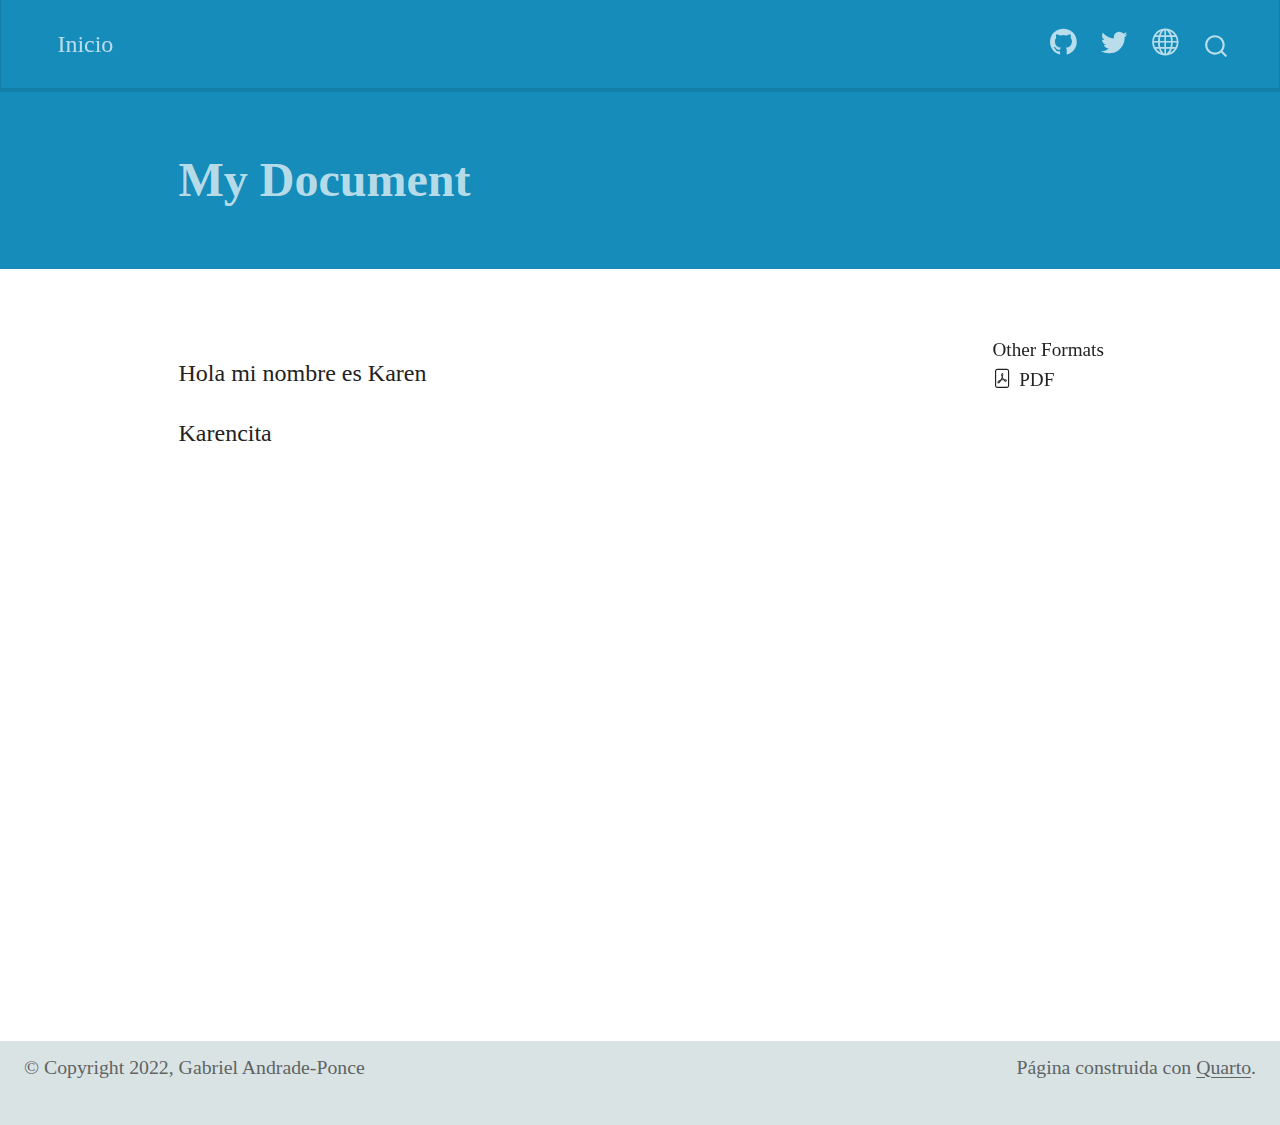
<file: docs/posts/Documentos/Ejemplo.html>
<!DOCTYPE html>
<html xmlns="http://www.w3.org/1999/xhtml" lang="en" xml:lang="en"><head>

<meta charset="utf-8">
<meta name="generator" content="quarto-1.4.553">

<meta name="viewport" content="width=device-width, initial-scale=1.0, user-scalable=yes">


<title>My Document</title>
<style>
code{white-space: pre-wrap;}
span.smallcaps{font-variant: small-caps;}
div.columns{display: flex; gap: min(4vw, 1.5em);}
div.column{flex: auto; overflow-x: auto;}
div.hanging-indent{margin-left: 1.5em; text-indent: -1.5em;}
ul.task-list{list-style: none;}
ul.task-list li input[type="checkbox"] {
  width: 0.8em;
  margin: 0 0.8em 0.2em -1em; /* quarto-specific, see https://github.com/quarto-dev/quarto-cli/issues/4556 */ 
  vertical-align: middle;
}
</style>


<script src="../../site_libs/quarto-nav/quarto-nav.js"></script>
<script src="../../site_libs/quarto-nav/headroom.min.js"></script>
<script src="../../site_libs/clipboard/clipboard.min.js"></script>
<script src="../../site_libs/quarto-search/autocomplete.umd.js"></script>
<script src="../../site_libs/quarto-search/fuse.min.js"></script>
<script src="../../site_libs/quarto-search/quarto-search.js"></script>
<meta name="quarto:offset" content="../../">
<script src="../../site_libs/quarto-html/quarto.js"></script>
<script src="../../site_libs/quarto-html/popper.min.js"></script>
<script src="../../site_libs/quarto-html/tippy.umd.min.js"></script>
<script src="../../site_libs/quarto-html/anchor.min.js"></script>
<link href="../../site_libs/quarto-html/tippy.css" rel="stylesheet">
<link href="../../site_libs/quarto-html/quarto-syntax-highlighting.css" rel="stylesheet" id="quarto-text-highlighting-styles">
<script src="../../site_libs/bootstrap/bootstrap.min.js"></script>
<link href="../../site_libs/bootstrap/bootstrap-icons.css" rel="stylesheet">
<link href="../../site_libs/bootstrap/bootstrap.min.css" rel="stylesheet" id="quarto-bootstrap" data-mode="light">
<script id="quarto-search-options" type="application/json">{
  "location": "navbar",
  "copy-button": false,
  "collapse-after": 3,
  "panel-placement": "end",
  "type": "overlay",
  "limit": 50,
  "keyboard-shortcut": [
    "f",
    "/",
    "s"
  ],
  "show-item-context": false,
  "language": {
    "search-no-results-text": "No results",
    "search-matching-documents-text": "matching documents",
    "search-copy-link-title": "Copy link to search",
    "search-hide-matches-text": "Hide additional matches",
    "search-more-match-text": "more match in this document",
    "search-more-matches-text": "more matches in this document",
    "search-clear-button-title": "Clear",
    "search-text-placeholder": "",
    "search-detached-cancel-button-title": "Cancel",
    "search-submit-button-title": "Submit",
    "search-label": "Search"
  }
}</script>


<link rel="stylesheet" href="../../styles.css">
</head>

<body class="nav-fixed">

<div id="quarto-search-results"></div>
  <header id="quarto-header" class="headroom fixed-top quarto-banner">
    <nav class="navbar navbar-expand-lg " data-bs-theme="dark">
      <div class="navbar-container container-fluid">
            <div id="quarto-search" class="" title="Search"></div>
          <button class="navbar-toggler" type="button" data-bs-toggle="collapse" data-bs-target="#navbarCollapse" aria-controls="navbarCollapse" aria-expanded="false" aria-label="Toggle navigation" onclick="if (window.quartoToggleHeadroom) { window.quartoToggleHeadroom(); }">
  <span class="navbar-toggler-icon"></span>
</button>
          <div class="collapse navbar-collapse" id="navbarCollapse">
            <ul class="navbar-nav navbar-nav-scroll me-auto">
  <li class="nav-item">
    <a class="nav-link" href="../../index.html"> 
<span class="menu-text">Inicio</span></a>
  </li>  
</ul>
            <ul class="navbar-nav navbar-nav-scroll ms-auto">
  <li class="nav-item compact">
    <a class="nav-link" href="https://github.com/gpandradep"> <i class="bi bi-github" role="img">
</i> 
<span class="menu-text"></span></a>
  </li>  
  <li class="nav-item compact">
    <a class="nav-link" href="https://twitter.com/Gatorco_AP"> <i class="bi bi-twitter" role="img">
</i> 
<span class="menu-text"></span></a>
  </li>  
  <li class="nav-item compact">
    <a class="nav-link" href="https://gpandradep.github.io/gpandradep/"> <i class="bi bi-globe" role="img">
</i> 
<span class="menu-text"></span></a>
  </li>  
</ul>
          </div> <!-- /navcollapse -->
          <div class="quarto-navbar-tools">
</div>
      </div> <!-- /container-fluid -->
    </nav>
</header>
<!-- content -->
<header id="title-block-header" class="quarto-title-block default page-columns page-full">
  <div class="quarto-title-banner page-columns page-full">
    <div class="quarto-title column-body">
      <h1 class="title">My Document</h1>
                      </div>
  </div>
    
  
  <div class="quarto-title-meta">

      
    
      
    </div>
    
  
  </header><div id="quarto-content" class="quarto-container page-columns page-rows-contents page-layout-article page-navbar">
<!-- sidebar -->
<!-- margin-sidebar -->
    <div id="quarto-margin-sidebar" class="sidebar margin-sidebar">
        
    <div class="quarto-alternate-formats"><h2>Other Formats</h2><ul><li><a href="Ejemplo.pdf"><i class="bi bi-file-pdf"></i>PDF</a></li></ul></div></div>
<!-- main -->
<main class="content quarto-banner-title-block" id="quarto-document-content">





<p>Hola mi nombre es Karen</p>
<p>Karencita</p>



</main> <!-- /main -->
<script id="quarto-html-after-body" type="application/javascript">
window.document.addEventListener("DOMContentLoaded", function (event) {
  const toggleBodyColorMode = (bsSheetEl) => {
    const mode = bsSheetEl.getAttribute("data-mode");
    const bodyEl = window.document.querySelector("body");
    if (mode === "dark") {
      bodyEl.classList.add("quarto-dark");
      bodyEl.classList.remove("quarto-light");
    } else {
      bodyEl.classList.add("quarto-light");
      bodyEl.classList.remove("quarto-dark");
    }
  }
  const toggleBodyColorPrimary = () => {
    const bsSheetEl = window.document.querySelector("link#quarto-bootstrap");
    if (bsSheetEl) {
      toggleBodyColorMode(bsSheetEl);
    }
  }
  toggleBodyColorPrimary();  
  const icon = "";
  const anchorJS = new window.AnchorJS();
  anchorJS.options = {
    placement: 'right',
    icon: icon
  };
  anchorJS.add('.anchored');
  const isCodeAnnotation = (el) => {
    for (const clz of el.classList) {
      if (clz.startsWith('code-annotation-')) {                     
        return true;
      }
    }
    return false;
  }
  const clipboard = new window.ClipboardJS('.code-copy-button', {
    text: function(trigger) {
      const codeEl = trigger.previousElementSibling.cloneNode(true);
      for (const childEl of codeEl.children) {
        if (isCodeAnnotation(childEl)) {
          childEl.remove();
        }
      }
      return codeEl.innerText;
    }
  });
  clipboard.on('success', function(e) {
    // button target
    const button = e.trigger;
    // don't keep focus
    button.blur();
    // flash "checked"
    button.classList.add('code-copy-button-checked');
    var currentTitle = button.getAttribute("title");
    button.setAttribute("title", "Copied!");
    let tooltip;
    if (window.bootstrap) {
      button.setAttribute("data-bs-toggle", "tooltip");
      button.setAttribute("data-bs-placement", "left");
      button.setAttribute("data-bs-title", "Copied!");
      tooltip = new bootstrap.Tooltip(button, 
        { trigger: "manual", 
          customClass: "code-copy-button-tooltip",
          offset: [0, -8]});
      tooltip.show();    
    }
    setTimeout(function() {
      if (tooltip) {
        tooltip.hide();
        button.removeAttribute("data-bs-title");
        button.removeAttribute("data-bs-toggle");
        button.removeAttribute("data-bs-placement");
      }
      button.setAttribute("title", currentTitle);
      button.classList.remove('code-copy-button-checked');
    }, 1000);
    // clear code selection
    e.clearSelection();
  });
    var localhostRegex = new RegExp(/^(?:http|https):\/\/localhost\:?[0-9]*\//);
    var mailtoRegex = new RegExp(/^mailto:/);
      var filterRegex = new RegExp('/' + window.location.host + '/');
    var isInternal = (href) => {
        return filterRegex.test(href) || localhostRegex.test(href) || mailtoRegex.test(href);
    }
    // Inspect non-navigation links and adorn them if external
 	var links = window.document.querySelectorAll('a[href]:not(.nav-link):not(.navbar-brand):not(.toc-action):not(.sidebar-link):not(.sidebar-item-toggle):not(.pagination-link):not(.no-external):not([aria-hidden]):not(.dropdown-item):not(.quarto-navigation-tool)');
    for (var i=0; i<links.length; i++) {
      const link = links[i];
      if (!isInternal(link.href)) {
        // undo the damage that might have been done by quarto-nav.js in the case of
        // links that we want to consider external
        if (link.dataset.originalHref !== undefined) {
          link.href = link.dataset.originalHref;
        }
      }
    }
  function tippyHover(el, contentFn, onTriggerFn, onUntriggerFn) {
    const config = {
      allowHTML: true,
      maxWidth: 500,
      delay: 100,
      arrow: false,
      appendTo: function(el) {
          return el.parentElement;
      },
      interactive: true,
      interactiveBorder: 10,
      theme: 'quarto',
      placement: 'bottom-start',
    };
    if (contentFn) {
      config.content = contentFn;
    }
    if (onTriggerFn) {
      config.onTrigger = onTriggerFn;
    }
    if (onUntriggerFn) {
      config.onUntrigger = onUntriggerFn;
    }
    window.tippy(el, config); 
  }
  const noterefs = window.document.querySelectorAll('a[role="doc-noteref"]');
  for (var i=0; i<noterefs.length; i++) {
    const ref = noterefs[i];
    tippyHover(ref, function() {
      // use id or data attribute instead here
      let href = ref.getAttribute('data-footnote-href') || ref.getAttribute('href');
      try { href = new URL(href).hash; } catch {}
      const id = href.replace(/^#\/?/, "");
      const note = window.document.getElementById(id);
      if (note) {
        return note.innerHTML;
      } else {
        return "";
      }
    });
  }
  const xrefs = window.document.querySelectorAll('a.quarto-xref');
  const processXRef = (id, note) => {
    // Strip column container classes
    const stripColumnClz = (el) => {
      el.classList.remove("page-full", "page-columns");
      if (el.children) {
        for (const child of el.children) {
          stripColumnClz(child);
        }
      }
    }
    stripColumnClz(note)
    if (id === null || id.startsWith('sec-')) {
      // Special case sections, only their first couple elements
      const container = document.createElement("div");
      if (note.children && note.children.length > 2) {
        container.appendChild(note.children[0].cloneNode(true));
        for (let i = 1; i < note.children.length; i++) {
          const child = note.children[i];
          if (child.tagName === "P" && child.innerText === "") {
            continue;
          } else {
            container.appendChild(child.cloneNode(true));
            break;
          }
        }
        if (window.Quarto?.typesetMath) {
          window.Quarto.typesetMath(container);
        }
        return container.innerHTML
      } else {
        if (window.Quarto?.typesetMath) {
          window.Quarto.typesetMath(note);
        }
        return note.innerHTML;
      }
    } else {
      // Remove any anchor links if they are present
      const anchorLink = note.querySelector('a.anchorjs-link');
      if (anchorLink) {
        anchorLink.remove();
      }
      if (window.Quarto?.typesetMath) {
        window.Quarto.typesetMath(note);
      }
      // TODO in 1.5, we should make sure this works without a callout special case
      if (note.classList.contains("callout")) {
        return note.outerHTML;
      } else {
        return note.innerHTML;
      }
    }
  }
  for (var i=0; i<xrefs.length; i++) {
    const xref = xrefs[i];
    tippyHover(xref, undefined, function(instance) {
      instance.disable();
      let url = xref.getAttribute('href');
      let hash = undefined; 
      if (url.startsWith('#')) {
        hash = url;
      } else {
        try { hash = new URL(url).hash; } catch {}
      }
      if (hash) {
        const id = hash.replace(/^#\/?/, "");
        const note = window.document.getElementById(id);
        if (note !== null) {
          try {
            const html = processXRef(id, note.cloneNode(true));
            instance.setContent(html);
          } finally {
            instance.enable();
            instance.show();
          }
        } else {
          // See if we can fetch this
          fetch(url.split('#')[0])
          .then(res => res.text())
          .then(html => {
            const parser = new DOMParser();
            const htmlDoc = parser.parseFromString(html, "text/html");
            const note = htmlDoc.getElementById(id);
            if (note !== null) {
              const html = processXRef(id, note);
              instance.setContent(html);
            } 
          }).finally(() => {
            instance.enable();
            instance.show();
          });
        }
      } else {
        // See if we can fetch a full url (with no hash to target)
        // This is a special case and we should probably do some content thinning / targeting
        fetch(url)
        .then(res => res.text())
        .then(html => {
          const parser = new DOMParser();
          const htmlDoc = parser.parseFromString(html, "text/html");
          const note = htmlDoc.querySelector('main.content');
          if (note !== null) {
            // This should only happen for chapter cross references
            // (since there is no id in the URL)
            // remove the first header
            if (note.children.length > 0 && note.children[0].tagName === "HEADER") {
              note.children[0].remove();
            }
            const html = processXRef(null, note);
            instance.setContent(html);
          } 
        }).finally(() => {
          instance.enable();
          instance.show();
        });
      }
    }, function(instance) {
    });
  }
      let selectedAnnoteEl;
      const selectorForAnnotation = ( cell, annotation) => {
        let cellAttr = 'data-code-cell="' + cell + '"';
        let lineAttr = 'data-code-annotation="' +  annotation + '"';
        const selector = 'span[' + cellAttr + '][' + lineAttr + ']';
        return selector;
      }
      const selectCodeLines = (annoteEl) => {
        const doc = window.document;
        const targetCell = annoteEl.getAttribute("data-target-cell");
        const targetAnnotation = annoteEl.getAttribute("data-target-annotation");
        const annoteSpan = window.document.querySelector(selectorForAnnotation(targetCell, targetAnnotation));
        const lines = annoteSpan.getAttribute("data-code-lines").split(",");
        const lineIds = lines.map((line) => {
          return targetCell + "-" + line;
        })
        let top = null;
        let height = null;
        let parent = null;
        if (lineIds.length > 0) {
            //compute the position of the single el (top and bottom and make a div)
            const el = window.document.getElementById(lineIds[0]);
            top = el.offsetTop;
            height = el.offsetHeight;
            parent = el.parentElement.parentElement;
          if (lineIds.length > 1) {
            const lastEl = window.document.getElementById(lineIds[lineIds.length - 1]);
            const bottom = lastEl.offsetTop + lastEl.offsetHeight;
            height = bottom - top;
          }
          if (top !== null && height !== null && parent !== null) {
            // cook up a div (if necessary) and position it 
            let div = window.document.getElementById("code-annotation-line-highlight");
            if (div === null) {
              div = window.document.createElement("div");
              div.setAttribute("id", "code-annotation-line-highlight");
              div.style.position = 'absolute';
              parent.appendChild(div);
            }
            div.style.top = top - 2 + "px";
            div.style.height = height + 4 + "px";
            div.style.left = 0;
            let gutterDiv = window.document.getElementById("code-annotation-line-highlight-gutter");
            if (gutterDiv === null) {
              gutterDiv = window.document.createElement("div");
              gutterDiv.setAttribute("id", "code-annotation-line-highlight-gutter");
              gutterDiv.style.position = 'absolute';
              const codeCell = window.document.getElementById(targetCell);
              const gutter = codeCell.querySelector('.code-annotation-gutter');
              gutter.appendChild(gutterDiv);
            }
            gutterDiv.style.top = top - 2 + "px";
            gutterDiv.style.height = height + 4 + "px";
          }
          selectedAnnoteEl = annoteEl;
        }
      };
      const unselectCodeLines = () => {
        const elementsIds = ["code-annotation-line-highlight", "code-annotation-line-highlight-gutter"];
        elementsIds.forEach((elId) => {
          const div = window.document.getElementById(elId);
          if (div) {
            div.remove();
          }
        });
        selectedAnnoteEl = undefined;
      };
        // Handle positioning of the toggle
    window.addEventListener(
      "resize",
      throttle(() => {
        elRect = undefined;
        if (selectedAnnoteEl) {
          selectCodeLines(selectedAnnoteEl);
        }
      }, 10)
    );
    function throttle(fn, ms) {
    let throttle = false;
    let timer;
      return (...args) => {
        if(!throttle) { // first call gets through
            fn.apply(this, args);
            throttle = true;
        } else { // all the others get throttled
            if(timer) clearTimeout(timer); // cancel #2
            timer = setTimeout(() => {
              fn.apply(this, args);
              timer = throttle = false;
            }, ms);
        }
      };
    }
      // Attach click handler to the DT
      const annoteDls = window.document.querySelectorAll('dt[data-target-cell]');
      for (const annoteDlNode of annoteDls) {
        annoteDlNode.addEventListener('click', (event) => {
          const clickedEl = event.target;
          if (clickedEl !== selectedAnnoteEl) {
            unselectCodeLines();
            const activeEl = window.document.querySelector('dt[data-target-cell].code-annotation-active');
            if (activeEl) {
              activeEl.classList.remove('code-annotation-active');
            }
            selectCodeLines(clickedEl);
            clickedEl.classList.add('code-annotation-active');
          } else {
            // Unselect the line
            unselectCodeLines();
            clickedEl.classList.remove('code-annotation-active');
          }
        });
      }
  const findCites = (el) => {
    const parentEl = el.parentElement;
    if (parentEl) {
      const cites = parentEl.dataset.cites;
      if (cites) {
        return {
          el,
          cites: cites.split(' ')
        };
      } else {
        return findCites(el.parentElement)
      }
    } else {
      return undefined;
    }
  };
  var bibliorefs = window.document.querySelectorAll('a[role="doc-biblioref"]');
  for (var i=0; i<bibliorefs.length; i++) {
    const ref = bibliorefs[i];
    const citeInfo = findCites(ref);
    if (citeInfo) {
      tippyHover(citeInfo.el, function() {
        var popup = window.document.createElement('div');
        citeInfo.cites.forEach(function(cite) {
          var citeDiv = window.document.createElement('div');
          citeDiv.classList.add('hanging-indent');
          citeDiv.classList.add('csl-entry');
          var biblioDiv = window.document.getElementById('ref-' + cite);
          if (biblioDiv) {
            citeDiv.innerHTML = biblioDiv.innerHTML;
          }
          popup.appendChild(citeDiv);
        });
        return popup.innerHTML;
      });
    }
  }
});
</script>
</div> <!-- /content -->
<footer class="footer">
  <div class="nav-footer">
    <div class="nav-footer-left">
<p>© Copyright 2022, Gabriel Andrade-Ponce</p>
</div>   
    <div class="nav-footer-center">
      &nbsp;
    </div>
    <div class="nav-footer-right">
<p>Página construida con <a href="https://quarto.org/">Quarto</a>.</p>
</div>
  </div>
</footer>




</body></html>
</file>
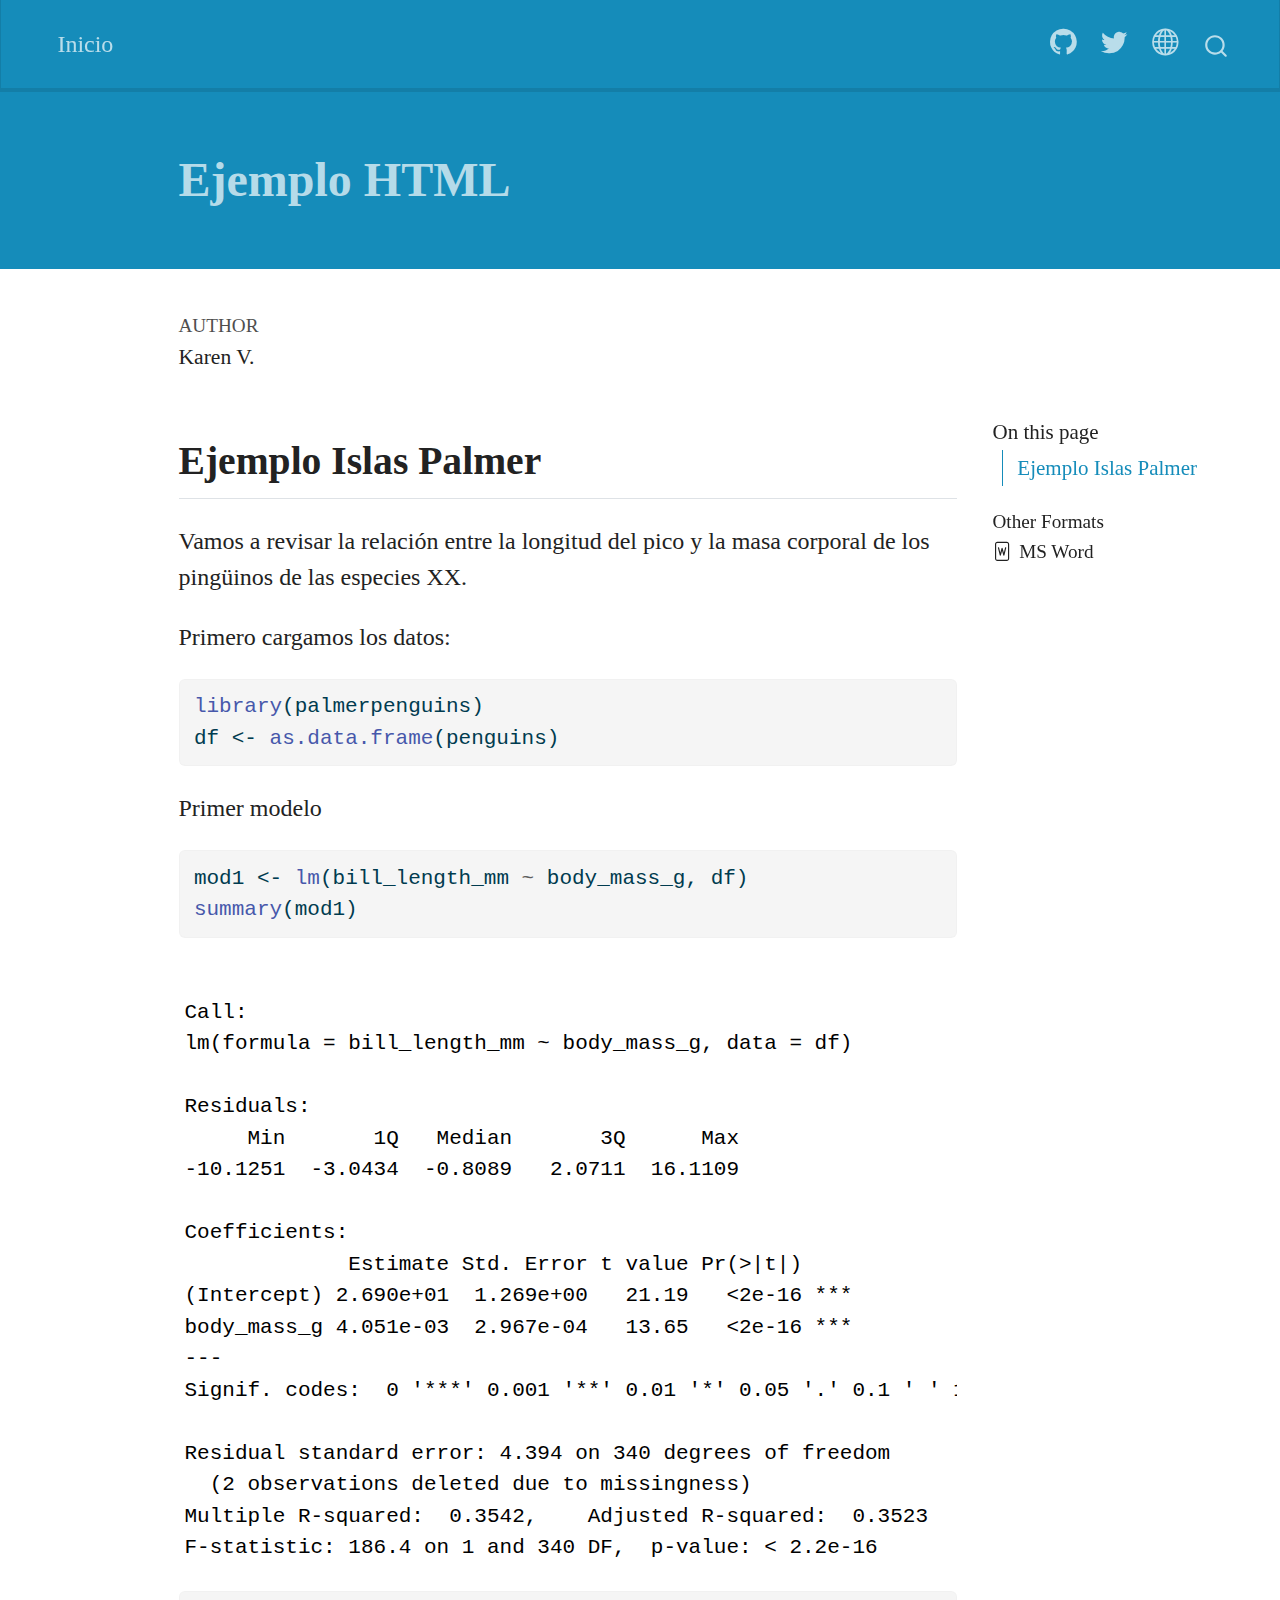
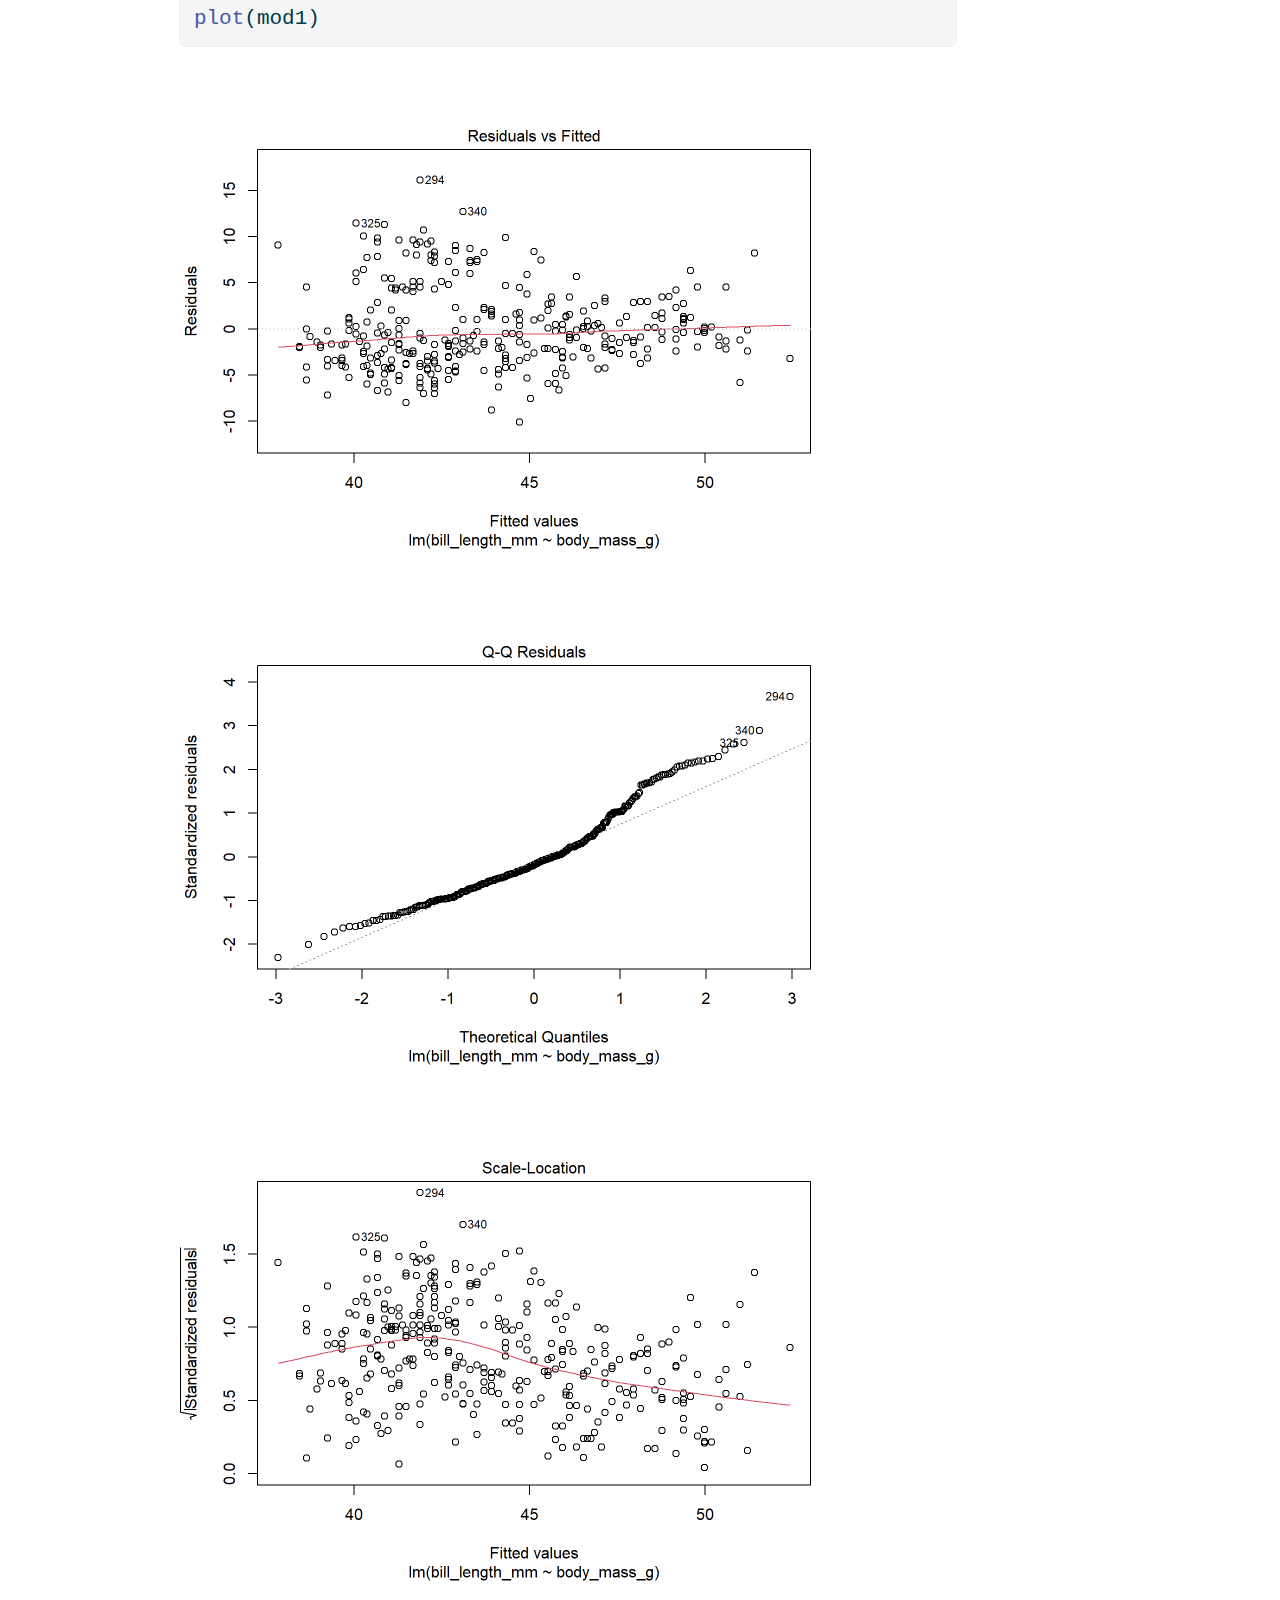
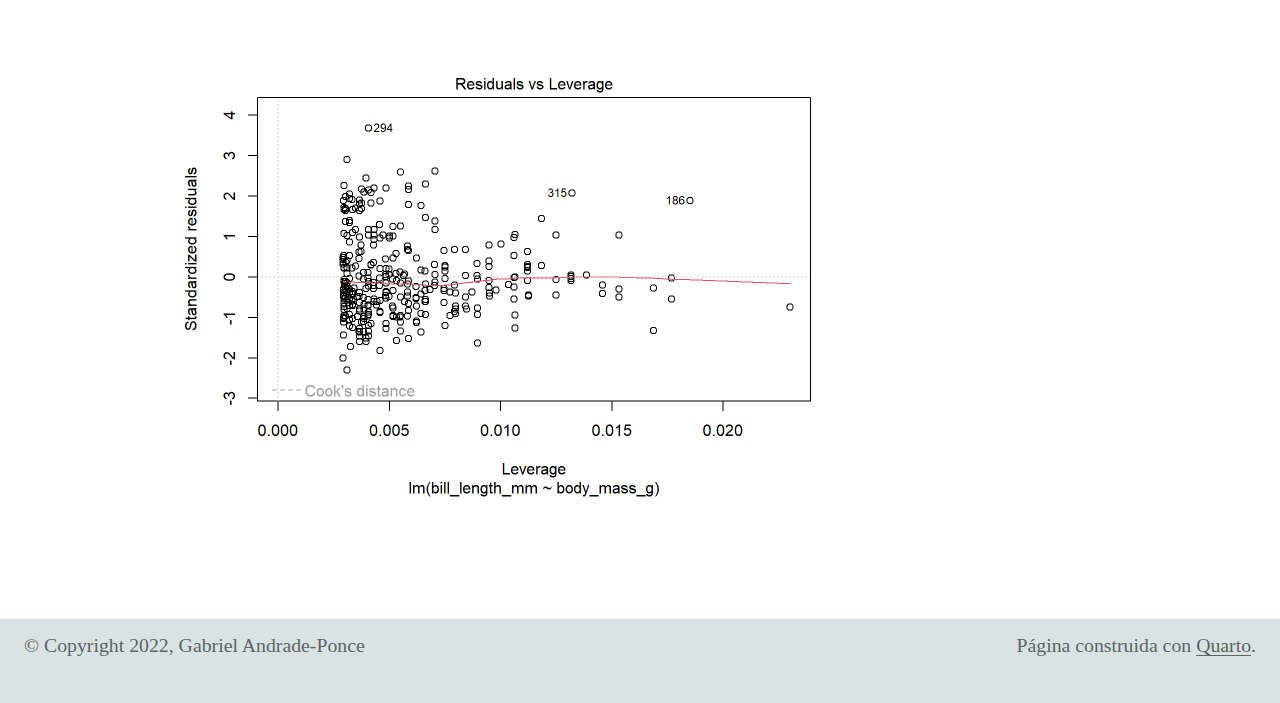
<file: docs/posts/Documentos/EjrmploHtml.html>
<!DOCTYPE html>
<html xmlns="http://www.w3.org/1999/xhtml" lang="en" xml:lang="en"><head>

<meta charset="utf-8">
<meta name="generator" content="quarto-1.4.553">

<meta name="viewport" content="width=device-width, initial-scale=1.0, user-scalable=yes">

<meta name="author" content="Karen V.">

<title>Ejemplo HTML</title>
<style>
code{white-space: pre-wrap;}
span.smallcaps{font-variant: small-caps;}
div.columns{display: flex; gap: min(4vw, 1.5em);}
div.column{flex: auto; overflow-x: auto;}
div.hanging-indent{margin-left: 1.5em; text-indent: -1.5em;}
ul.task-list{list-style: none;}
ul.task-list li input[type="checkbox"] {
  width: 0.8em;
  margin: 0 0.8em 0.2em -1em; /* quarto-specific, see https://github.com/quarto-dev/quarto-cli/issues/4556 */ 
  vertical-align: middle;
}
/* CSS for syntax highlighting */
pre > code.sourceCode { white-space: pre; position: relative; }
pre > code.sourceCode > span { line-height: 1.25; }
pre > code.sourceCode > span:empty { height: 1.2em; }
.sourceCode { overflow: visible; }
code.sourceCode > span { color: inherit; text-decoration: inherit; }
div.sourceCode { margin: 1em 0; }
pre.sourceCode { margin: 0; }
@media screen {
div.sourceCode { overflow: auto; }
}
@media print {
pre > code.sourceCode { white-space: pre-wrap; }
pre > code.sourceCode > span { text-indent: -5em; padding-left: 5em; }
}
pre.numberSource code
  { counter-reset: source-line 0; }
pre.numberSource code > span
  { position: relative; left: -4em; counter-increment: source-line; }
pre.numberSource code > span > a:first-child::before
  { content: counter(source-line);
    position: relative; left: -1em; text-align: right; vertical-align: baseline;
    border: none; display: inline-block;
    -webkit-touch-callout: none; -webkit-user-select: none;
    -khtml-user-select: none; -moz-user-select: none;
    -ms-user-select: none; user-select: none;
    padding: 0 4px; width: 4em;
  }
pre.numberSource { margin-left: 3em;  padding-left: 4px; }
div.sourceCode
  {   }
@media screen {
pre > code.sourceCode > span > a:first-child::before { text-decoration: underline; }
}
</style>


<script src="../../site_libs/quarto-nav/quarto-nav.js"></script>
<script src="../../site_libs/quarto-nav/headroom.min.js"></script>
<script src="../../site_libs/clipboard/clipboard.min.js"></script>
<script src="../../site_libs/quarto-search/autocomplete.umd.js"></script>
<script src="../../site_libs/quarto-search/fuse.min.js"></script>
<script src="../../site_libs/quarto-search/quarto-search.js"></script>
<meta name="quarto:offset" content="../../">
<script src="../../site_libs/quarto-html/quarto.js"></script>
<script src="../../site_libs/quarto-html/popper.min.js"></script>
<script src="../../site_libs/quarto-html/tippy.umd.min.js"></script>
<script src="../../site_libs/quarto-html/anchor.min.js"></script>
<link href="../../site_libs/quarto-html/tippy.css" rel="stylesheet">
<link href="../../site_libs/quarto-html/quarto-syntax-highlighting.css" rel="stylesheet" id="quarto-text-highlighting-styles">
<script src="../../site_libs/bootstrap/bootstrap.min.js"></script>
<link href="../../site_libs/bootstrap/bootstrap-icons.css" rel="stylesheet">
<link href="../../site_libs/bootstrap/bootstrap.min.css" rel="stylesheet" id="quarto-bootstrap" data-mode="light">
<script id="quarto-search-options" type="application/json">{
  "location": "navbar",
  "copy-button": false,
  "collapse-after": 3,
  "panel-placement": "end",
  "type": "overlay",
  "limit": 50,
  "keyboard-shortcut": [
    "f",
    "/",
    "s"
  ],
  "show-item-context": false,
  "language": {
    "search-no-results-text": "No results",
    "search-matching-documents-text": "matching documents",
    "search-copy-link-title": "Copy link to search",
    "search-hide-matches-text": "Hide additional matches",
    "search-more-match-text": "more match in this document",
    "search-more-matches-text": "more matches in this document",
    "search-clear-button-title": "Clear",
    "search-text-placeholder": "",
    "search-detached-cancel-button-title": "Cancel",
    "search-submit-button-title": "Submit",
    "search-label": "Search"
  }
}</script>


<link rel="stylesheet" href="../../styles.css">
</head>

<body class="nav-fixed">

<div id="quarto-search-results"></div>
  <header id="quarto-header" class="headroom fixed-top quarto-banner">
    <nav class="navbar navbar-expand-lg " data-bs-theme="dark">
      <div class="navbar-container container-fluid">
            <div id="quarto-search" class="" title="Search"></div>
          <button class="navbar-toggler" type="button" data-bs-toggle="collapse" data-bs-target="#navbarCollapse" aria-controls="navbarCollapse" aria-expanded="false" aria-label="Toggle navigation" onclick="if (window.quartoToggleHeadroom) { window.quartoToggleHeadroom(); }">
  <span class="navbar-toggler-icon"></span>
</button>
          <div class="collapse navbar-collapse" id="navbarCollapse">
            <ul class="navbar-nav navbar-nav-scroll me-auto">
  <li class="nav-item">
    <a class="nav-link" href="../../index.html"> 
<span class="menu-text">Inicio</span></a>
  </li>  
</ul>
            <ul class="navbar-nav navbar-nav-scroll ms-auto">
  <li class="nav-item compact">
    <a class="nav-link" href="https://github.com/gpandradep"> <i class="bi bi-github" role="img">
</i> 
<span class="menu-text"></span></a>
  </li>  
  <li class="nav-item compact">
    <a class="nav-link" href="https://twitter.com/Gatorco_AP"> <i class="bi bi-twitter" role="img">
</i> 
<span class="menu-text"></span></a>
  </li>  
  <li class="nav-item compact">
    <a class="nav-link" href="https://gpandradep.github.io/gpandradep/"> <i class="bi bi-globe" role="img">
</i> 
<span class="menu-text"></span></a>
  </li>  
</ul>
          </div> <!-- /navcollapse -->
          <div class="quarto-navbar-tools">
</div>
      </div> <!-- /container-fluid -->
    </nav>
</header>
<!-- content -->
<header id="title-block-header" class="quarto-title-block default page-columns page-full">
  <div class="quarto-title-banner page-columns page-full">
    <div class="quarto-title column-body">
      <h1 class="title">Ejemplo HTML</h1>
                      </div>
  </div>
    
  
  <div class="quarto-title-meta">

      <div>
      <div class="quarto-title-meta-heading">Author</div>
      <div class="quarto-title-meta-contents">
               <p>Karen V. </p>
            </div>
    </div>
      
    
      
    </div>
    
  
  </header><div id="quarto-content" class="quarto-container page-columns page-rows-contents page-layout-article page-navbar">
<!-- sidebar -->
<!-- margin-sidebar -->
    <div id="quarto-margin-sidebar" class="sidebar margin-sidebar">
        <nav id="TOC" role="doc-toc" class="toc-active">
    <h2 id="toc-title">On this page</h2>
   
  <ul>
  <li><a href="#ejemplo-islas-palmer" id="toc-ejemplo-islas-palmer" class="nav-link active" data-scroll-target="#ejemplo-islas-palmer">Ejemplo Islas Palmer</a></li>
  </ul>
<div class="quarto-alternate-formats"><h2>Other Formats</h2><ul><li><a href="EjrmploHtml.docx"><i class="bi bi-file-word"></i>MS Word</a></li></ul></div></nav>
    </div>
<!-- main -->
<main class="content quarto-banner-title-block" id="quarto-document-content">





<section id="ejemplo-islas-palmer" class="level2">
<h2 class="anchored" data-anchor-id="ejemplo-islas-palmer">Ejemplo Islas Palmer</h2>
<p>Vamos a revisar la relación entre la longitud del pico y la masa corporal de los pingüinos de las especies XX.</p>
<p>Primero cargamos los datos:</p>
<div class="cell">
<div class="sourceCode cell-code" id="cb1"><pre class="sourceCode r code-with-copy"><code class="sourceCode r"><span id="cb1-1"><a href="#cb1-1" aria-hidden="true" tabindex="-1"></a><span class="fu">library</span>(palmerpenguins)</span>
<span id="cb1-2"><a href="#cb1-2" aria-hidden="true" tabindex="-1"></a>df <span class="ot">&lt;-</span> <span class="fu">as.data.frame</span>(penguins)</span></code><button title="Copy to Clipboard" class="code-copy-button"><i class="bi"></i></button></pre></div>
</div>
<p>Primer modelo</p>
<div class="cell">
<div class="sourceCode cell-code" id="cb2"><pre class="sourceCode r code-with-copy"><code class="sourceCode r"><span id="cb2-1"><a href="#cb2-1" aria-hidden="true" tabindex="-1"></a>mod1 <span class="ot">&lt;-</span> <span class="fu">lm</span>(bill_length_mm <span class="sc">~</span> body_mass_g, df)</span>
<span id="cb2-2"><a href="#cb2-2" aria-hidden="true" tabindex="-1"></a><span class="fu">summary</span>(mod1)</span></code><button title="Copy to Clipboard" class="code-copy-button"><i class="bi"></i></button></pre></div>
<div class="cell-output cell-output-stdout">
<pre><code>
Call:
lm(formula = bill_length_mm ~ body_mass_g, data = df)

Residuals:
     Min       1Q   Median       3Q      Max 
-10.1251  -3.0434  -0.8089   2.0711  16.1109 

Coefficients:
             Estimate Std. Error t value Pr(&gt;|t|)    
(Intercept) 2.690e+01  1.269e+00   21.19   &lt;2e-16 ***
body_mass_g 4.051e-03  2.967e-04   13.65   &lt;2e-16 ***
---
Signif. codes:  0 '***' 0.001 '**' 0.01 '*' 0.05 '.' 0.1 ' ' 1

Residual standard error: 4.394 on 340 degrees of freedom
  (2 observations deleted due to missingness)
Multiple R-squared:  0.3542,    Adjusted R-squared:  0.3523 
F-statistic: 186.4 on 1 and 340 DF,  p-value: &lt; 2.2e-16</code></pre>
</div>
</div>
<div class="cell">
<div class="sourceCode cell-code" id="cb4"><pre class="sourceCode r code-with-copy"><code class="sourceCode r"><span id="cb4-1"><a href="#cb4-1" aria-hidden="true" tabindex="-1"></a><span class="fu">plot</span>(mod1)</span></code><button title="Copy to Clipboard" class="code-copy-button"><i class="bi"></i></button></pre></div>
<div class="cell-output-display">
<div>
<figure class="figure">
<p><img src="EjrmploHtml_files/figure-html/plot modelo 1-1.png" class="img-fluid figure-img" width="672"></p>
</figure>
</div>
</div>
<div class="cell-output-display">
<div>
<figure class="figure">
<p><img src="EjrmploHtml_files/figure-html/plot modelo 1-2.png" class="img-fluid figure-img" width="672"></p>
</figure>
</div>
</div>
<div class="cell-output-display">
<div>
<figure class="figure">
<p><img src="EjrmploHtml_files/figure-html/plot modelo 1-3.png" class="img-fluid figure-img" width="672"></p>
</figure>
</div>
</div>
<div class="cell-output-display">
<div>
<figure class="figure">
<p><img src="EjrmploHtml_files/figure-html/plot modelo 1-4.png" class="img-fluid figure-img" width="672"></p>
</figure>
</div>
</div>
</div>


</section>

</main> <!-- /main -->
<script id="quarto-html-after-body" type="application/javascript">
window.document.addEventListener("DOMContentLoaded", function (event) {
  const toggleBodyColorMode = (bsSheetEl) => {
    const mode = bsSheetEl.getAttribute("data-mode");
    const bodyEl = window.document.querySelector("body");
    if (mode === "dark") {
      bodyEl.classList.add("quarto-dark");
      bodyEl.classList.remove("quarto-light");
    } else {
      bodyEl.classList.add("quarto-light");
      bodyEl.classList.remove("quarto-dark");
    }
  }
  const toggleBodyColorPrimary = () => {
    const bsSheetEl = window.document.querySelector("link#quarto-bootstrap");
    if (bsSheetEl) {
      toggleBodyColorMode(bsSheetEl);
    }
  }
  toggleBodyColorPrimary();  
  const icon = "";
  const anchorJS = new window.AnchorJS();
  anchorJS.options = {
    placement: 'right',
    icon: icon
  };
  anchorJS.add('.anchored');
  const isCodeAnnotation = (el) => {
    for (const clz of el.classList) {
      if (clz.startsWith('code-annotation-')) {                     
        return true;
      }
    }
    return false;
  }
  const clipboard = new window.ClipboardJS('.code-copy-button', {
    text: function(trigger) {
      const codeEl = trigger.previousElementSibling.cloneNode(true);
      for (const childEl of codeEl.children) {
        if (isCodeAnnotation(childEl)) {
          childEl.remove();
        }
      }
      return codeEl.innerText;
    }
  });
  clipboard.on('success', function(e) {
    // button target
    const button = e.trigger;
    // don't keep focus
    button.blur();
    // flash "checked"
    button.classList.add('code-copy-button-checked');
    var currentTitle = button.getAttribute("title");
    button.setAttribute("title", "Copied!");
    let tooltip;
    if (window.bootstrap) {
      button.setAttribute("data-bs-toggle", "tooltip");
      button.setAttribute("data-bs-placement", "left");
      button.setAttribute("data-bs-title", "Copied!");
      tooltip = new bootstrap.Tooltip(button, 
        { trigger: "manual", 
          customClass: "code-copy-button-tooltip",
          offset: [0, -8]});
      tooltip.show();    
    }
    setTimeout(function() {
      if (tooltip) {
        tooltip.hide();
        button.removeAttribute("data-bs-title");
        button.removeAttribute("data-bs-toggle");
        button.removeAttribute("data-bs-placement");
      }
      button.setAttribute("title", currentTitle);
      button.classList.remove('code-copy-button-checked');
    }, 1000);
    // clear code selection
    e.clearSelection();
  });
    var localhostRegex = new RegExp(/^(?:http|https):\/\/localhost\:?[0-9]*\//);
    var mailtoRegex = new RegExp(/^mailto:/);
      var filterRegex = new RegExp('/' + window.location.host + '/');
    var isInternal = (href) => {
        return filterRegex.test(href) || localhostRegex.test(href) || mailtoRegex.test(href);
    }
    // Inspect non-navigation links and adorn them if external
 	var links = window.document.querySelectorAll('a[href]:not(.nav-link):not(.navbar-brand):not(.toc-action):not(.sidebar-link):not(.sidebar-item-toggle):not(.pagination-link):not(.no-external):not([aria-hidden]):not(.dropdown-item):not(.quarto-navigation-tool)');
    for (var i=0; i<links.length; i++) {
      const link = links[i];
      if (!isInternal(link.href)) {
        // undo the damage that might have been done by quarto-nav.js in the case of
        // links that we want to consider external
        if (link.dataset.originalHref !== undefined) {
          link.href = link.dataset.originalHref;
        }
      }
    }
  function tippyHover(el, contentFn, onTriggerFn, onUntriggerFn) {
    const config = {
      allowHTML: true,
      maxWidth: 500,
      delay: 100,
      arrow: false,
      appendTo: function(el) {
          return el.parentElement;
      },
      interactive: true,
      interactiveBorder: 10,
      theme: 'quarto',
      placement: 'bottom-start',
    };
    if (contentFn) {
      config.content = contentFn;
    }
    if (onTriggerFn) {
      config.onTrigger = onTriggerFn;
    }
    if (onUntriggerFn) {
      config.onUntrigger = onUntriggerFn;
    }
    window.tippy(el, config); 
  }
  const noterefs = window.document.querySelectorAll('a[role="doc-noteref"]');
  for (var i=0; i<noterefs.length; i++) {
    const ref = noterefs[i];
    tippyHover(ref, function() {
      // use id or data attribute instead here
      let href = ref.getAttribute('data-footnote-href') || ref.getAttribute('href');
      try { href = new URL(href).hash; } catch {}
      const id = href.replace(/^#\/?/, "");
      const note = window.document.getElementById(id);
      if (note) {
        return note.innerHTML;
      } else {
        return "";
      }
    });
  }
  const xrefs = window.document.querySelectorAll('a.quarto-xref');
  const processXRef = (id, note) => {
    // Strip column container classes
    const stripColumnClz = (el) => {
      el.classList.remove("page-full", "page-columns");
      if (el.children) {
        for (const child of el.children) {
          stripColumnClz(child);
        }
      }
    }
    stripColumnClz(note)
    if (id === null || id.startsWith('sec-')) {
      // Special case sections, only their first couple elements
      const container = document.createElement("div");
      if (note.children && note.children.length > 2) {
        container.appendChild(note.children[0].cloneNode(true));
        for (let i = 1; i < note.children.length; i++) {
          const child = note.children[i];
          if (child.tagName === "P" && child.innerText === "") {
            continue;
          } else {
            container.appendChild(child.cloneNode(true));
            break;
          }
        }
        if (window.Quarto?.typesetMath) {
          window.Quarto.typesetMath(container);
        }
        return container.innerHTML
      } else {
        if (window.Quarto?.typesetMath) {
          window.Quarto.typesetMath(note);
        }
        return note.innerHTML;
      }
    } else {
      // Remove any anchor links if they are present
      const anchorLink = note.querySelector('a.anchorjs-link');
      if (anchorLink) {
        anchorLink.remove();
      }
      if (window.Quarto?.typesetMath) {
        window.Quarto.typesetMath(note);
      }
      // TODO in 1.5, we should make sure this works without a callout special case
      if (note.classList.contains("callout")) {
        return note.outerHTML;
      } else {
        return note.innerHTML;
      }
    }
  }
  for (var i=0; i<xrefs.length; i++) {
    const xref = xrefs[i];
    tippyHover(xref, undefined, function(instance) {
      instance.disable();
      let url = xref.getAttribute('href');
      let hash = undefined; 
      if (url.startsWith('#')) {
        hash = url;
      } else {
        try { hash = new URL(url).hash; } catch {}
      }
      if (hash) {
        const id = hash.replace(/^#\/?/, "");
        const note = window.document.getElementById(id);
        if (note !== null) {
          try {
            const html = processXRef(id, note.cloneNode(true));
            instance.setContent(html);
          } finally {
            instance.enable();
            instance.show();
          }
        } else {
          // See if we can fetch this
          fetch(url.split('#')[0])
          .then(res => res.text())
          .then(html => {
            const parser = new DOMParser();
            const htmlDoc = parser.parseFromString(html, "text/html");
            const note = htmlDoc.getElementById(id);
            if (note !== null) {
              const html = processXRef(id, note);
              instance.setContent(html);
            } 
          }).finally(() => {
            instance.enable();
            instance.show();
          });
        }
      } else {
        // See if we can fetch a full url (with no hash to target)
        // This is a special case and we should probably do some content thinning / targeting
        fetch(url)
        .then(res => res.text())
        .then(html => {
          const parser = new DOMParser();
          const htmlDoc = parser.parseFromString(html, "text/html");
          const note = htmlDoc.querySelector('main.content');
          if (note !== null) {
            // This should only happen for chapter cross references
            // (since there is no id in the URL)
            // remove the first header
            if (note.children.length > 0 && note.children[0].tagName === "HEADER") {
              note.children[0].remove();
            }
            const html = processXRef(null, note);
            instance.setContent(html);
          } 
        }).finally(() => {
          instance.enable();
          instance.show();
        });
      }
    }, function(instance) {
    });
  }
      let selectedAnnoteEl;
      const selectorForAnnotation = ( cell, annotation) => {
        let cellAttr = 'data-code-cell="' + cell + '"';
        let lineAttr = 'data-code-annotation="' +  annotation + '"';
        const selector = 'span[' + cellAttr + '][' + lineAttr + ']';
        return selector;
      }
      const selectCodeLines = (annoteEl) => {
        const doc = window.document;
        const targetCell = annoteEl.getAttribute("data-target-cell");
        const targetAnnotation = annoteEl.getAttribute("data-target-annotation");
        const annoteSpan = window.document.querySelector(selectorForAnnotation(targetCell, targetAnnotation));
        const lines = annoteSpan.getAttribute("data-code-lines").split(",");
        const lineIds = lines.map((line) => {
          return targetCell + "-" + line;
        })
        let top = null;
        let height = null;
        let parent = null;
        if (lineIds.length > 0) {
            //compute the position of the single el (top and bottom and make a div)
            const el = window.document.getElementById(lineIds[0]);
            top = el.offsetTop;
            height = el.offsetHeight;
            parent = el.parentElement.parentElement;
          if (lineIds.length > 1) {
            const lastEl = window.document.getElementById(lineIds[lineIds.length - 1]);
            const bottom = lastEl.offsetTop + lastEl.offsetHeight;
            height = bottom - top;
          }
          if (top !== null && height !== null && parent !== null) {
            // cook up a div (if necessary) and position it 
            let div = window.document.getElementById("code-annotation-line-highlight");
            if (div === null) {
              div = window.document.createElement("div");
              div.setAttribute("id", "code-annotation-line-highlight");
              div.style.position = 'absolute';
              parent.appendChild(div);
            }
            div.style.top = top - 2 + "px";
            div.style.height = height + 4 + "px";
            div.style.left = 0;
            let gutterDiv = window.document.getElementById("code-annotation-line-highlight-gutter");
            if (gutterDiv === null) {
              gutterDiv = window.document.createElement("div");
              gutterDiv.setAttribute("id", "code-annotation-line-highlight-gutter");
              gutterDiv.style.position = 'absolute';
              const codeCell = window.document.getElementById(targetCell);
              const gutter = codeCell.querySelector('.code-annotation-gutter');
              gutter.appendChild(gutterDiv);
            }
            gutterDiv.style.top = top - 2 + "px";
            gutterDiv.style.height = height + 4 + "px";
          }
          selectedAnnoteEl = annoteEl;
        }
      };
      const unselectCodeLines = () => {
        const elementsIds = ["code-annotation-line-highlight", "code-annotation-line-highlight-gutter"];
        elementsIds.forEach((elId) => {
          const div = window.document.getElementById(elId);
          if (div) {
            div.remove();
          }
        });
        selectedAnnoteEl = undefined;
      };
        // Handle positioning of the toggle
    window.addEventListener(
      "resize",
      throttle(() => {
        elRect = undefined;
        if (selectedAnnoteEl) {
          selectCodeLines(selectedAnnoteEl);
        }
      }, 10)
    );
    function throttle(fn, ms) {
    let throttle = false;
    let timer;
      return (...args) => {
        if(!throttle) { // first call gets through
            fn.apply(this, args);
            throttle = true;
        } else { // all the others get throttled
            if(timer) clearTimeout(timer); // cancel #2
            timer = setTimeout(() => {
              fn.apply(this, args);
              timer = throttle = false;
            }, ms);
        }
      };
    }
      // Attach click handler to the DT
      const annoteDls = window.document.querySelectorAll('dt[data-target-cell]');
      for (const annoteDlNode of annoteDls) {
        annoteDlNode.addEventListener('click', (event) => {
          const clickedEl = event.target;
          if (clickedEl !== selectedAnnoteEl) {
            unselectCodeLines();
            const activeEl = window.document.querySelector('dt[data-target-cell].code-annotation-active');
            if (activeEl) {
              activeEl.classList.remove('code-annotation-active');
            }
            selectCodeLines(clickedEl);
            clickedEl.classList.add('code-annotation-active');
          } else {
            // Unselect the line
            unselectCodeLines();
            clickedEl.classList.remove('code-annotation-active');
          }
        });
      }
  const findCites = (el) => {
    const parentEl = el.parentElement;
    if (parentEl) {
      const cites = parentEl.dataset.cites;
      if (cites) {
        return {
          el,
          cites: cites.split(' ')
        };
      } else {
        return findCites(el.parentElement)
      }
    } else {
      return undefined;
    }
  };
  var bibliorefs = window.document.querySelectorAll('a[role="doc-biblioref"]');
  for (var i=0; i<bibliorefs.length; i++) {
    const ref = bibliorefs[i];
    const citeInfo = findCites(ref);
    if (citeInfo) {
      tippyHover(citeInfo.el, function() {
        var popup = window.document.createElement('div');
        citeInfo.cites.forEach(function(cite) {
          var citeDiv = window.document.createElement('div');
          citeDiv.classList.add('hanging-indent');
          citeDiv.classList.add('csl-entry');
          var biblioDiv = window.document.getElementById('ref-' + cite);
          if (biblioDiv) {
            citeDiv.innerHTML = biblioDiv.innerHTML;
          }
          popup.appendChild(citeDiv);
        });
        return popup.innerHTML;
      });
    }
  }
});
</script>
</div> <!-- /content -->
<footer class="footer">
  <div class="nav-footer">
    <div class="nav-footer-left">
<p>© Copyright 2022, Gabriel Andrade-Ponce</p>
</div>   
    <div class="nav-footer-center">
      &nbsp;
    </div>
    <div class="nav-footer-right">
<p>Página construida con <a href="https://quarto.org/">Quarto</a>.</p>
</div>
  </div>
</footer>




</body></html>
</file>
<file: docs/site_libs/quarto-html/tippy.css>
.tippy-box[data-animation=fade][data-state=hidden]{opacity:0}[data-tippy-root]{max-width:calc(100vw - 10px)}.tippy-box{position:relative;background-color:#333;color:#fff;border-radius:4px;font-size:14px;line-height:1.4;white-space:normal;outline:0;transition-property:transform,visibility,opacity}.tippy-box[data-placement^=top]>.tippy-arrow{bottom:0}.tippy-box[data-placement^=top]>.tippy-arrow:before{bottom:-7px;left:0;border-width:8px 8px 0;border-top-color:initial;transform-origin:center top}.tippy-box[data-placement^=bottom]>.tippy-arrow{top:0}.tippy-box[data-placement^=bottom]>.tippy-arrow:before{top:-7px;left:0;border-width:0 8px 8px;border-bottom-color:initial;transform-origin:center bottom}.tippy-box[data-placement^=left]>.tippy-arrow{right:0}.tippy-box[data-placement^=left]>.tippy-arrow:before{border-width:8px 0 8px 8px;border-left-color:initial;right:-7px;transform-origin:center left}.tippy-box[data-placement^=right]>.tippy-arrow{left:0}.tippy-box[data-placement^=right]>.tippy-arrow:before{left:-7px;border-width:8px 8px 8px 0;border-right-color:initial;transform-origin:center right}.tippy-box[data-inertia][data-state=visible]{transition-timing-function:cubic-bezier(.54,1.5,.38,1.11)}.tippy-arrow{width:16px;height:16px;color:#333}.tippy-arrow:before{content:"";position:absolute;border-color:transparent;border-style:solid}.tippy-content{position:relative;padding:5px 9px;z-index:1}
</file>
<file: docs/site_libs/quarto-html/quarto-syntax-highlighting.css>
/* quarto syntax highlight colors */
:root {
  --quarto-hl-ot-color: #003B4F;
  --quarto-hl-at-color: #657422;
  --quarto-hl-ss-color: #20794D;
  --quarto-hl-an-color: #5E5E5E;
  --quarto-hl-fu-color: #4758AB;
  --quarto-hl-st-color: #20794D;
  --quarto-hl-cf-color: #003B4F;
  --quarto-hl-op-color: #5E5E5E;
  --quarto-hl-er-color: #AD0000;
  --quarto-hl-bn-color: #AD0000;
  --quarto-hl-al-color: #AD0000;
  --quarto-hl-va-color: #111111;
  --quarto-hl-bu-color: inherit;
  --quarto-hl-ex-color: inherit;
  --quarto-hl-pp-color: #AD0000;
  --quarto-hl-in-color: #5E5E5E;
  --quarto-hl-vs-color: #20794D;
  --quarto-hl-wa-color: #5E5E5E;
  --quarto-hl-do-color: #5E5E5E;
  --quarto-hl-im-color: #00769E;
  --quarto-hl-ch-color: #20794D;
  --quarto-hl-dt-color: #AD0000;
  --quarto-hl-fl-color: #AD0000;
  --quarto-hl-co-color: #5E5E5E;
  --quarto-hl-cv-color: #5E5E5E;
  --quarto-hl-cn-color: #8f5902;
  --quarto-hl-sc-color: #5E5E5E;
  --quarto-hl-dv-color: #AD0000;
  --quarto-hl-kw-color: #003B4F;
}

/* other quarto variables */
:root {
  --quarto-font-monospace: SFMono-Regular, Menlo, Monaco, Consolas, "Liberation Mono", "Courier New", monospace;
}

pre > code.sourceCode > span {
  color: #003B4F;
}

code span {
  color: #003B4F;
}

code.sourceCode > span {
  color: #003B4F;
}

div.sourceCode,
div.sourceCode pre.sourceCode {
  color: #003B4F;
}

code span.ot {
  color: #003B4F;
  font-style: inherit;
}

code span.at {
  color: #657422;
  font-style: inherit;
}

code span.ss {
  color: #20794D;
  font-style: inherit;
}

code span.an {
  color: #5E5E5E;
  font-style: inherit;
}

code span.fu {
  color: #4758AB;
  font-style: inherit;
}

code span.st {
  color: #20794D;
  font-style: inherit;
}

code span.cf {
  color: #003B4F;
  font-style: inherit;
}

code span.op {
  color: #5E5E5E;
  font-style: inherit;
}

code span.er {
  color: #AD0000;
  font-style: inherit;
}

code span.bn {
  color: #AD0000;
  font-style: inherit;
}

code span.al {
  color: #AD0000;
  font-style: inherit;
}

code span.va {
  color: #111111;
  font-style: inherit;
}

code span.bu {
  font-style: inherit;
}

code span.ex {
  font-style: inherit;
}

code span.pp {
  color: #AD0000;
  font-style: inherit;
}

code span.in {
  color: #5E5E5E;
  font-style: inherit;
}

code span.vs {
  color: #20794D;
  font-style: inherit;
}

code span.wa {
  color: #5E5E5E;
  font-style: italic;
}

code span.do {
  color: #5E5E5E;
  font-style: italic;
}

code span.im {
  color: #00769E;
  font-style: inherit;
}

code span.ch {
  color: #20794D;
  font-style: inherit;
}

code span.dt {
  color: #AD0000;
  font-style: inherit;
}

code span.fl {
  color: #AD0000;
  font-style: inherit;
}

code span.co {
  color: #5E5E5E;
  font-style: inherit;
}

code span.cv {
  color: #5E5E5E;
  font-style: italic;
}

code span.cn {
  color: #8f5902;
  font-style: inherit;
}

code span.sc {
  color: #5E5E5E;
  font-style: inherit;
}

code span.dv {
  color: #AD0000;
  font-style: inherit;
}

code span.kw {
  color: #003B4F;
  font-style: inherit;
}

.prevent-inlining {
  content: "</";
}

/*# sourceMappingURL=debc5d5d77c3f9108843748ff7464032.css.map */
</file>
<file: docs/styles.css>
/* css styles */
</file>
<file: docs/site_libs/htmltools-fill-0.5.8.1/fill.css>
@layer htmltools {
  .html-fill-container {
    display: flex;
    flex-direction: column;
    /* Prevent the container from expanding vertically or horizontally beyond its
    parent's constraints. */
    min-height: 0;
    min-width: 0;
  }
  .html-fill-container > .html-fill-item {
    /* Fill items can grow and shrink freely within
    available vertical space in fillable container */
    flex: 1 1 auto;
    min-height: 0;
    min-width: 0;
  }
  .html-fill-container > :not(.html-fill-item) {
    /* Prevent shrinking or growing of non-fill items */
    flex: 0 0 auto;
  }
}
</file>
<file: docs/site_libs/datatables-css-0.0.0/datatables-crosstalk.css>
.dt-crosstalk-fade {
  opacity: 0.2;
}

html body div.DTS div.dataTables_scrollBody {
  background: none;
}


/*
Fix https://github.com/rstudio/DT/issues/563
If the `table.display` is set to "block" (e.g., pkgdown), the browser will display
datatable objects strangely. The search panel and the page buttons will still be
in full-width but the table body will be "compact" and shorter.
In therory, having this attributes will affect `dom="t"`
with `display: block` users. But in reality, there should be no one.
We may remove the below lines in the future if the upstream agree to have this there.
See https://github.com/DataTables/DataTablesSrc/issues/160
*/

table.dataTable {
  display: table;
}


/*
When DTOutput(fill = TRUE), it receives a .html-fill-item class (via htmltools::bindFillRole()), which effectively amounts to `flex: 1 1 auto`. That's mostly fine, but the case where `fillContainer=TRUE`+`height:auto`+`flex-basis:auto` and the container (e.g., a bslib::card()) doesn't have a defined height is a bit problematic since the table wants to fit the parent but the parent wants to fit the table, which results pretty small table height (maybe because there is a minimum height somewhere?). It seems better in this case to impose a 400px height default for the table, which we can do by setting `flex-basis` to 400px (the table is still allowed to grow/shrink when the container has an opinionated height).
*/

.html-fill-container > .html-fill-item.datatables {
  flex-basis: 400px;
}
</file>
<file: docs/site_libs/crosstalk-1.2.1/css/crosstalk.min.css>
.container-fluid.crosstalk-bscols{margin-left:-30px;margin-right:-30px;white-space:normal}body>.container-fluid.crosstalk-bscols{margin-left:auto;margin-right:auto}.crosstalk-input-checkboxgroup .crosstalk-options-group .crosstalk-options-column{display:inline-block;padding-right:12px;vertical-align:top}@media only screen and (max-width: 480px){.crosstalk-input-checkboxgroup .crosstalk-options-group .crosstalk-options-column{display:block;padding-right:inherit}}.crosstalk-input{margin-bottom:15px}.crosstalk-input .control-label{margin-bottom:0;vertical-align:middle}.crosstalk-input input[type="checkbox"]{margin:4px 0 0;margin-top:1px;line-height:normal}.crosstalk-input .checkbox{position:relative;display:block;margin-top:10px;margin-bottom:10px}.crosstalk-input .checkbox>label{padding-left:20px;margin-bottom:0;font-weight:400;cursor:pointer}.crosstalk-input .checkbox input[type="checkbox"],.crosstalk-input .checkbox-inline input[type="checkbox"]{position:absolute;margin-top:2px;margin-left:-20px}.crosstalk-input .checkbox+.checkbox{margin-top:-5px}.crosstalk-input .checkbox-inline{position:relative;display:inline-block;padding-left:20px;margin-bottom:0;font-weight:400;vertical-align:middle;cursor:pointer}.crosstalk-input .checkbox-inline+.checkbox-inline{margin-top:0;margin-left:10px}
</file>
